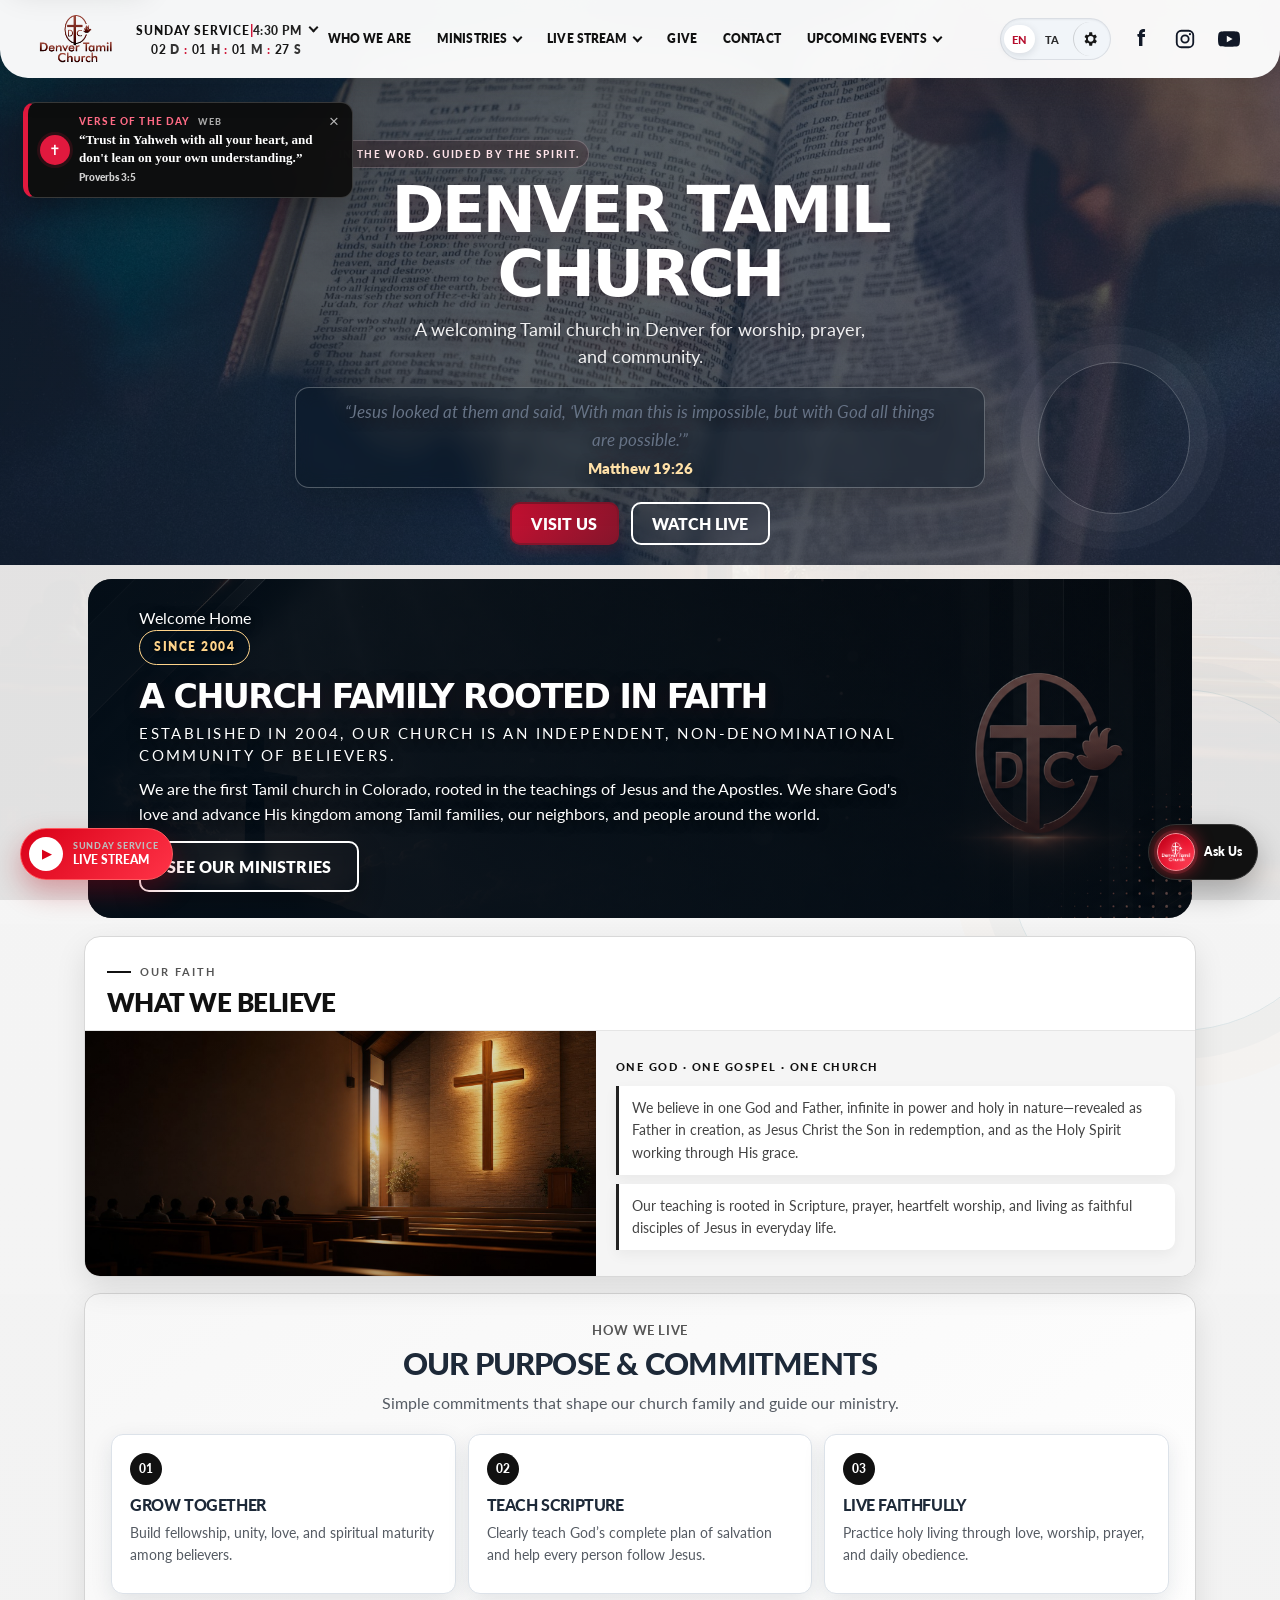
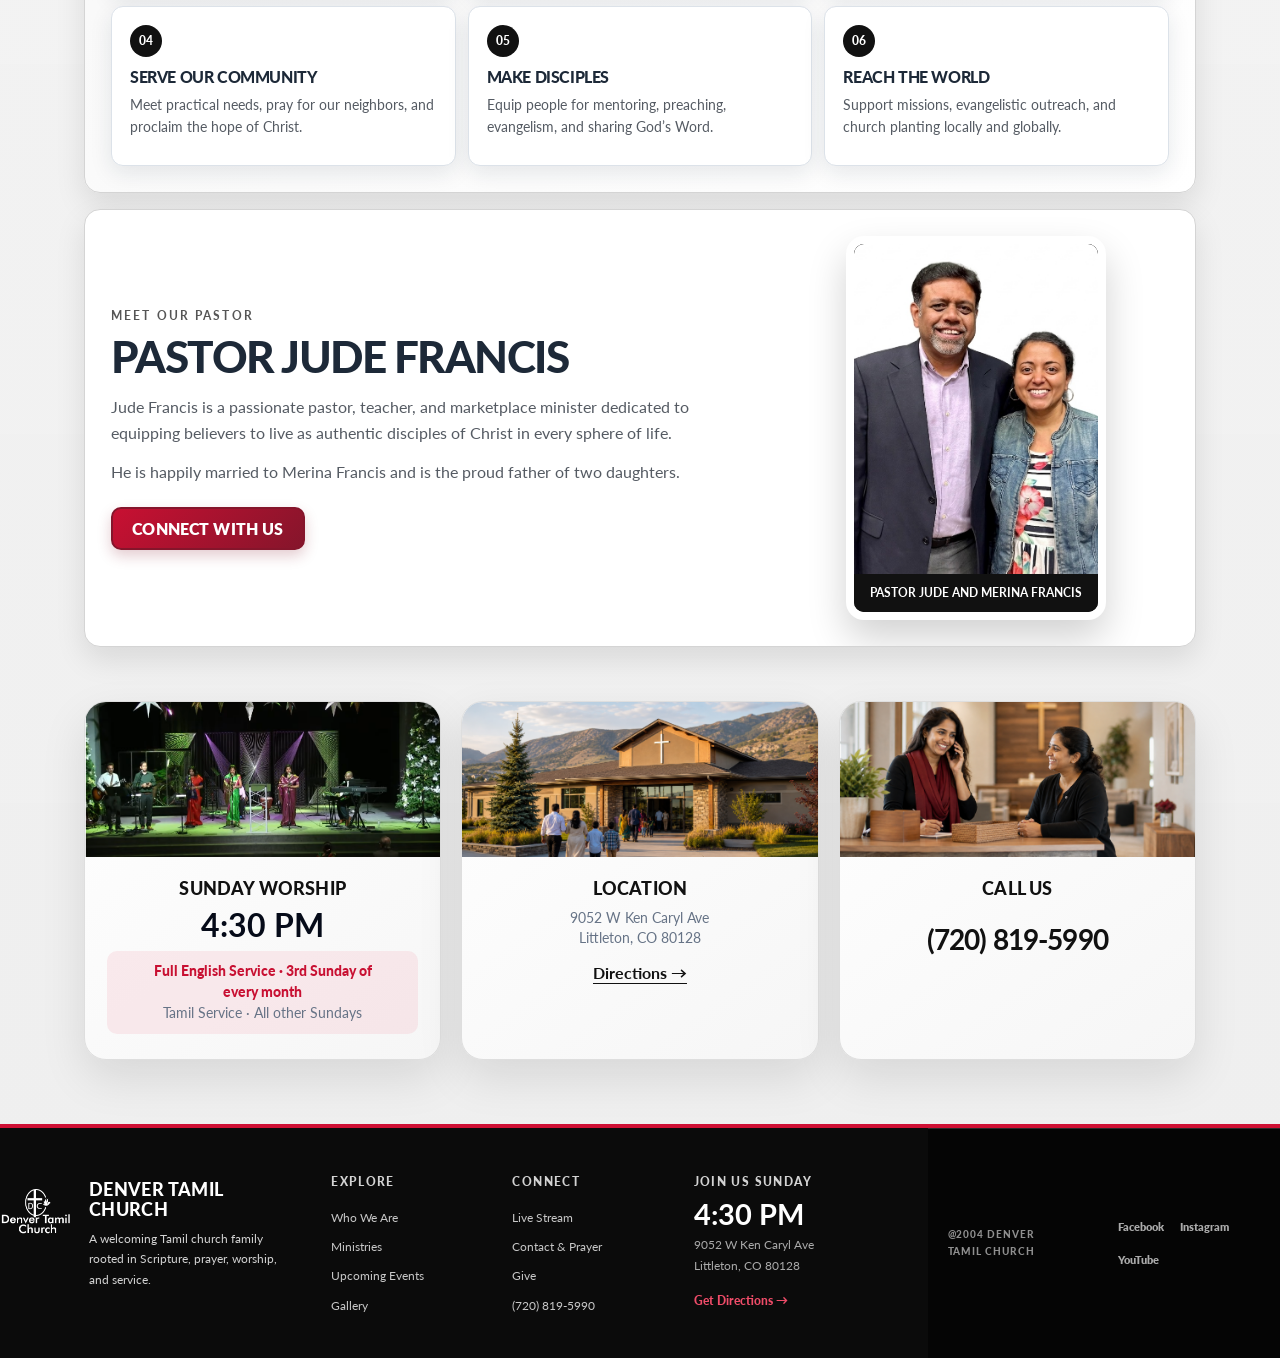
<file: index.html>
<!DOCTYPE html>
<html lang="en">
  <head>
    <script>document.documentElement.classList.add('js-preparing');setTimeout(()=>document.documentElement.classList.remove('js-preparing'),2500);</script><style>html.js-preparing body{visibility:hidden}</style>
    <meta charset="UTF-8" />
    <meta name="viewport" content="width=device-width, initial-scale=1.0" />
    <title>Denver Tamil Church</title>
    <meta
      name="description"
      content="Denver Tamil Church is a welcoming Tamil church in Denver for worship, prayer, and community."
    />
    <link rel="preconnect" href="https://fonts.googleapis.com" />
    <link rel="preconnect" href="https://fonts.gstatic.com" crossorigin />
    <link
      href="https://fonts.googleapis.com/css2?family=Lato:wght@400;700;800;900&display=swap"
      rel="stylesheet"
    />
    <link rel="icon" href="lOGO.png" type="image/png" />
    <link rel="stylesheet" href="styles.css?v=20260809-4" />
    <link rel="stylesheet" href="design-system.css?v=20260810-quick-info-media" />
    <link rel="stylesheet" href="app-theme.css?v=20260820-app-theme" />
    <noscript><style>body.home-preparing { opacity: 1; }</style></noscript>
  </head>
  <body class="home-preparing">
    <a class="skip-link" href="#main-content">Skip to content</a>
    <header class="hero">
      <div class="header-top">
        <div class="brand-wrapper">
          <a class="brand" href="index.html">
            <img class="logo" src="lOGO.png" alt="Denver Tamil Church logo" width="142" height="94" />
          </a>
        </div>
        <div class="lang-card">
            <button class="lang-btn active" type="button" data-lang="en">EN</button>
            <button class="lang-btn" type="button" data-lang="ta">TA</button>
            <a class="home-admin-link" href="admin/" aria-label="Open website administration" title="Website administration"><svg viewBox="0 0 24 24" aria-hidden="true"><path d="M19.14 12.94a7.8 7.8 0 0 0 .05-.94 7.8 7.8 0 0 0-.05-.94l2.03-1.58-1.92-3.32-2.39.96a7.3 7.3 0 0 0-1.63-.95L14.87 3h-3.84l-.36 3.17c-.58.24-1.12.56-1.63.95l-2.39-.96-1.92 3.32 2.03 1.58a7.8 7.8 0 0 0-.05.94c0 .32.02.63.05.94l-2.03 1.58 1.92 3.32 2.39-.96c.5.39 1.05.71 1.63.95l.36 3.17h3.84l.36-3.17a7.3 7.3 0 0 0 1.63-.95l2.39.96 1.92-3.32-2.03-1.58ZM12.95 15.5A3.5 3.5 0 1 1 12.95 8a3.5 3.5 0 0 1 0 7.5Z" fill="currentColor"/></svg></a>
        </div>
      </div>
      <nav class="navbar" aria-label="Main navigation">
        <div class="nav-links">
          <a class="nav-link nav-link--active" href="index.html"><span class="lang" data-lang="en">Who We Are</span><span class="lang" data-lang="ta">நாங்கள் யார்</span></a>
          <a class="nav-link" href="missions.html"><span class="lang" data-lang="en">Missions and Ministries</span><span class="lang" data-lang="ta">மிஷன்கள் மற்றும் அமைச்சுகள்</span></a>
          <a class="nav-link" href="live.html"><span class="lang" data-lang="en">Live Stream</span><span class="lang" data-lang="ta">நேரலை</span></a>
          <a class="nav-link" href="give.html"><span class="lang" data-lang="en">GIVE</span><span class="lang" data-lang="ta">தானம்</span></a>
          <a class="nav-link" href="contact.html"><span class="lang" data-lang="en">Contact</span><span class="lang" data-lang="ta">தொடர்பு</span></a>
        </div>
        <div class="nav-actions">
          <div class="social-links">
            <a class="social-link" href="https://www.facebook.com/denver.tamilchurch01/" target="_blank" rel="noopener noreferrer" aria-label="Facebook">
              <span aria-hidden="true">f</span>
            </a>
            <a class="social-link" href="https://www.instagram.com/denver.tamilchurch01/" target="_blank" rel="noopener noreferrer" aria-label="Instagram">
              <span aria-hidden="true">★</span>
            </a>
            <a class="social-link" href="https://www.youtube.com/@TamilChurchDenver" target="_blank" rel="noopener noreferrer" aria-label="YouTube">
              <span aria-hidden="true">▶</span>
            </a>
          </div>
        </div>
      </nav>
      <div class="hero-content" id="home">
        <p class="eyebrow">
          <span class="lang" data-lang="en">Rooted in the Word. Guided by the Spirit.</span>
          <span class="lang" data-lang="ta">வாக்கில் வேர்தொடுத்து, ஆவியால் வழிநடத்தப்படுகிறது.</span>
        </p>
        <h1><span class="lang" data-lang="en">Denver Tamil Church</span><span class="lang" data-lang="ta">டென்வர் தமிழ் சமயம்</span></h1>
        <p class="hero-text">
          <span class="lang" data-lang="en">A welcoming Tamil church in Denver for worship, prayer, and community.</span>
          <span class="lang" data-lang="ta">வழிபாடு, பிரார்த்தனை மற்றும் சமூகத்திற்கான டென்வர் தமிழ் சமயம்.</span>
        </p>
        <blockquote class="hero-verse">
          <p>
            <span class="lang" data-lang="en">“Jesus looked at them and said, ‘With man this is impossible, but with God all things are possible.’”</span>
            <span class="lang" data-lang="ta">“இயேசு, அவர்களைப் பார்த்து: மனுஷரால் இது கூடாததுதான்; தேவனாலே எல்லாம் கூடும் என்றார்.”</span>
          </p>
          <cite><span class="lang" data-lang="en">Matthew 19:26</span><span class="lang" data-lang="ta">மத்தேயு 19:26</span></cite>
        </blockquote>
        <div class="hero-actions">
          <a href="contact.html" class="btn btn-primary">
            <span class="lang" data-lang="en">Visit Us</span>
            <span class="lang" data-lang="ta">எங்களை விசிட் செய்யவும்</span>
          </a>
          <a href="live.html" class="btn btn-secondary">
            <span class="lang" data-lang="en">Watch Live</span>
            <span class="lang" data-lang="ta">நேரலை பார்க்க</span>
          </a>
        </div>
      </div>
    </header>
    <main id="main-content">
      <section class="page-featured home-featured" aria-labelledby="church-family-title">
        <div class="page-featured-content">
          <p class="home-welcome-title"><span class="lang" data-lang="en">Welcome Home</span><span class="lang" data-lang="ta">வீட்டிற்கு வரவேற்கிறோம்</span></p>
          <span class="home-featured-badge"><span class="lang" data-lang="en">Since 2004</span><span class="lang" data-lang="ta">2004 முதல்</span></span>
          <h2 id="church-family-title"><span class="lang" data-lang="en">A church family rooted in faith</span><span class="lang" data-lang="ta">விசுவாசத்தில் வேரூன்றிய சபைக் குடும்பம்</span></h2>
          <p class="page-featured-caption"><span class="lang" data-lang="en">Established in 2004, our church is an independent, non-denominational community of believers.</span><span class="lang" data-lang="ta">2004 இல் நிறுவப்பட்ட எங்கள் சபை, தன்னாட்சி கொண்ட பிரிவுசாரா விசுவாசிகளின் சமூகமாகும்.</span></p>
          <p><span class="lang" data-lang="en">We are the first Tamil church in Colorado, rooted in the teachings of Jesus and the Apostles. We share God's love and advance His kingdom among Tamil families, our neighbors, and people around the world.</span><span class="lang" data-lang="ta">கொலராடோவின் முதல் தமிழ் சபையாக, இயேசுவின் போதனைகளில் வேரூன்றி, தமிழ் குடும்பங்கள், நமது அயலார் மற்றும் உலக மக்களிடையே தேவனுடைய அன்பைப் பகிர்கிறோம்.</span></p>
          <a class="btn btn-secondary" href="ministry.html">
            <span class="lang" data-lang="en">See Our Ministries</span>
            <span class="lang" data-lang="ta">எங்கள் ஊழியங்களைப் பாருங்கள்</span>
          </a>
        </div>
      </section>
      <section class="section live" id="live">
        <div class="live-content">
          <div>
            <p class="eyebrow"><span class="lang" data-lang="en">Live Stream</span><span class="lang" data-lang="ta">நேரலை</span></p>
            <h2><span class="lang" data-lang="en">Watch our live YouTube stream and recent worship service.</span><span class="lang" data-lang="ta">எங்கள் நேரலை YouTube சேனலும் சமீபத்திய வழிபாட்டு சேவையும் பாருங்கள்.</span></h2>
            <a class="btn btn-primary" href="https://www.youtube.com/@TamilChurchDenver/streams" target="_blank" rel="noopener noreferrer">
              <span class="btn-icon" aria-hidden="true">▶</span>
              <span class="lang" data-lang="en">Go to Live Stream</span>
              <span class="lang" data-lang="ta">நேரலைக்குச் செல்லவும்</span>
            </a>
          </div>
          <div class="live-details video-card">
            <a class="video-link" href="https://www.youtube.com/watch?v=2ilvyL0i358" target="_blank" rel="noopener noreferrer">
              <span class="live-badge"><span class="lang" data-lang="en">Upcoming</span><span class="lang" data-lang="ta">வரவிருக்கும்</span></span>
              <img class="live-thumbnail" src="https://img.youtube.com/vi/2ilvyL0i358/maxresdefault.jpg" alt="Latest Denver Tamil Church live stream" width="1280" height="720" loading="lazy" />
            </a>
            <div class="video-card-content">
              <h3><span class="lang" data-lang="en">Upcoming Sunday Service</span><span class="lang" data-lang="ta">அடுத்த ஞாயிற்றுக் கூட்டம்</span></h3>
              <p><span class="lang" data-lang="en">Scheduled worship from Tamil Church Denver on August 2, 2026.</span><span class="lang" data-lang="ta">2026 ஆகஸ்ட் 2 அன்று தமிழ் சர்ச்சு டென்வரில் திட்டமிடப்பட்ட வழிபாடு.</span></p>
              <a class="link-btn" href="https://www.youtube.com/@TamilChurchDenver/streams" target="_blank" rel="noopener noreferrer">
                <span class="btn-icon" aria-hidden="true">▶</span>
                <span class="lang" data-lang="en">Open Stream Page</span>
                <span class="lang" data-lang="ta">நேரலை பக்கத்தை திறக்கவும்</span>
              </a>
            </div>
          </div>
        </div>
        <aside class="sermon-notes-preview" aria-label="Sermon Notes coming soon">
          <span class="sermon-notes-preview-icon" aria-hidden="true">✦</span>
          <div class="sermon-notes-preview-copy">
            <p class="sermon-notes-preview-status"><span class="sermon-notes-preview-dot" aria-hidden="true"></span><span class="lang" data-lang="en">Coming Soon</span><span class="lang" data-lang="ta">விரைவில் வருகிறது</span></p>
            <h3><span class="lang" data-lang="en">Sermon Notes</span><span class="lang" data-lang="ta">பிரசங்கக் குறிப்புகள்</span></h3>
            <p><span class="lang" data-lang="en">Weekly sermon notes are being prepared. This page is under construction.</span><span class="lang" data-lang="ta">வாராந்திர பிரசங்கக் குறிப்புகள் தயாராகி வருகின்றன. இந்தப் பக்கம் உருவாக்கத்தில் உள்ளது.</span></p>
          </div>
          <a class="sermon-notes-preview-link" href="sermon-notes.html?v=20260809"><span class="lang" data-lang="en">View Notes →</span><span class="lang" data-lang="ta">குறிப்புகளைப் பார்க்கவும் →</span></a>
        </aside>
      </section>
      <section class="quick-info" aria-label="Church quick information">
        <article class="quick-info-card">
          <span class="quick-info-icon" aria-hidden="true">◷</span>
          <h2><span class="lang" data-lang="en">Sunday Worship</span><span class="lang" data-lang="ta">ஞாயிறு ஆராதனை</span></h2>
          <strong>4:30 PM</strong>
          <p class="service-language-schedule"><span class="lang" data-lang="en"><b>Full English Service · 3rd Sunday of every month</b><br />Tamil Service · All other Sundays</span><span class="lang" data-lang="ta"><b>முழு ஆங்கில ஆராதனை · ஒவ்வொரு மாதமும் 3-வது ஞாயிறு</b><br />தமிழ் ஆராதனை · மற்ற எல்லா ஞாயிறுகளிலும்</span></p>
        </article>
        <article class="quick-info-card">
          <span class="quick-info-icon" aria-hidden="true">⌖</span>
          <h2><span class="lang" data-lang="en">Location</span><span class="lang" data-lang="ta">இடம்</span></h2>
          <p>9052 W Ken Caryl Ave<br />Littleton, CO 80128</p>
          <a href="https://www.google.com/maps/search/?api=1&amp;query=9052+W+Ken+Caryl+Ave%2C+Littleton%2C+CO+80128" target="_blank" rel="noopener noreferrer"><span class="lang" data-lang="en">Directions →</span><span class="lang" data-lang="ta">வழிகாட்டுதல் →</span></a>
        </article>
        <article class="quick-info-card">
          <span class="quick-info-icon" aria-hidden="true">☎</span>
          <h2><span class="lang" data-lang="en">Call Us</span><span class="lang" data-lang="ta">எங்களை அழையுங்கள்</span></h2>
          <a class="quick-info-phone" href="tel:+17208195990">(720) 819-5990</a>
        </article>
      </section>
      <section class="section features">
        <article class="feature-card" tabindex="0">
          <span class="card-icon" aria-hidden="true">🙏</span>
          <h3><span class="lang" data-lang="en">Sunday Service</span><span class="lang" data-lang="ta">ஞாயிற்றுக் கூட்டம்</span></h3>
          <p><span class="lang" data-lang="en">4:30 PM · Tamil worship and kids ministry.</span><span class="lang" data-lang="ta">மாலை 4:30 · தமிழ் வழிபாடு மற்றும் குழந்தைகள் சேவை.</span></p>
          <a class="card-action" href="#home-beliefs"><span class="lang" data-lang="en">Learn More</span><span class="lang" data-lang="ta">மேலும்</span></a>
        </article>
        <article class="feature-card" tabindex="0">
          <span class="card-icon" aria-hidden="true">▶</span>
          <h3><span class="lang" data-lang="en">Live Stream</span><span class="lang" data-lang="ta">நேரலை</span></h3>
          <p><span class="lang" data-lang="en">Watch worship, prayer, and teaching online.</span><span class="lang" data-lang="ta">வழிபாடு, பிரார்த்தனை மற்றும் போதனையை ஆன்லைனில் பாருங்கள்.</span></p>
          <a class="card-action" href="#live"><span class="lang" data-lang="en">Watch</span><span class="lang" data-lang="ta">பார்க்க</span></a>
        </article>
        <article class="feature-card" tabindex="0">
          <span class="card-icon" aria-hidden="true">🤝</span>
          <h3><span class="lang" data-lang="en">Outreach</span><span class="lang" data-lang="ta">விரிவுரை</span></h3>
          <p><span class="lang" data-lang="en">Serving Denver families with care and prayer.</span><span class="lang" data-lang="ta">பாராமரிப்பு மற்றும் பிரார்த்தனை மூலம் டென்வர் குடும்பங்களுக்கு சேவை செய்கிறோம்.</span></p>
          <a class="card-action" href="contact.html?subject=Mission#contact-form"><span class="lang" data-lang="en">Get Involved</span><span class="lang" data-lang="ta">சேர</span></a>
        </article>
      </section>
      <section class="section about" id="about">
        <div class="section-heading">
          <p class="eyebrow"><span class="lang" data-lang="en">Who We Are</span><span class="lang" data-lang="ta">நாங்கள் யார்</span></p>
          <h2><span class="lang" data-lang="en">A Tamil church in Denver for worship, prayer, and service.</span><span class="lang" data-lang="ta">வழிபாடு, பிரார்த்தனை மற்றும் சேவைக்காக டென்வரில் ஒரு தமிழ் சமயம்.</span></h2>
        </div>
        <div class="split-grid">
          <div>
            <p>
              <span class="lang" data-lang="en">We are a welcoming church where individuals and families grow in faith together.</span>
              <span class="lang" data-lang="ta">நாங்கள் தனிநபர்கள் மற்றும் குடும்பங்கள் ஒன்றாக நம்பிக்கையில் வளர கூடிய வரவேற்பு சமயம்.</span>
            </p>
            <p>
              <span class="lang" data-lang="en">Join us for real worship, clear teaching, and caring fellowship.</span>
              <span class="lang" data-lang="ta">உண்மையான வழிபாடு, தெளிவான போதிப்பு மற்றும் பராமரிக்கும் ஒன்றிணைப்பு ஆகியவற்றுக்கு எங்களைச் சேருங்கள்.</span>
            </p>
          </div>
          <div class="about-card">
            <h3><span class="lang" data-lang="en">Our Focus</span><span class="lang" data-lang="ta">எங்கள் கவனம்</span></h3>
            <ul>
              <li><span class="lang" data-lang="en">Worship with heart</span><span class="lang" data-lang="ta">இதயமுள்ள வழிபாடு</span></li>
              <li><span class="lang" data-lang="en">Prayer-led ministry</span><span class="lang" data-lang="ta">பிரார்த்தனை வழிநடத்தும் சேவை</span></li>
              <li><span class="lang" data-lang="en">Kids and youth growth</span><span class="lang" data-lang="ta">குழந்தைகள் மற்றும் இளைஞர் வளர்ச்சி</span></li>
              <li><span class="lang" data-lang="en">Serving neighbors in love</span><span class="lang" data-lang="ta">அண்மைக்குள்ளவர்களை நேசத்துடன் சேவை செய்தல்</span></li>
            </ul>
          </div>
        </div>
      </section>
      <section class="section services" id="services">
        <div class="section-heading">
          <p class="eyebrow"><span class="lang" data-lang="en">Service Times</span><span class="lang" data-lang="ta">சேவை நேரங்கள்</span></p>
          <h2><span class="lang" data-lang="en">Worship, prayer, and study for every age.</span><span class="lang" data-lang="ta">ஒவ்வொரு வயதிற்கும் வழிபாடு, பிரார்த்தனை மற்றும் படிப்பு.</span></h2>
        </div>
        <div class="service-grid">
          <article class="service-card" tabindex="0">
            <span class="card-icon" aria-hidden="true">⛪</span>
            <h3><span class="lang" data-lang="en">Sunday Worship</span><span class="lang" data-lang="ta">ஞாயிற்றுக்கிழமை வழிபாடு</span></h3>
            <p>4:30 PM</p>
            <span class="lang" data-lang="en">Tamil service with Kids Sunday School.</span>
            <span class="lang" data-lang="ta">குழந்தைகள் பாடத்துடன் தமிழ் சேவை.</span>
            <a class="card-action" href="#services"><span class="lang" data-lang="en">Details</span><span class="lang" data-lang="ta">விவரம்</span></a>
          </article>
          <article class="service-card" tabindex="0">
            <span class="card-icon" aria-hidden="true">🕊️</span>
            <h3><span class="lang" data-lang="en">Prayer & Study</span><span class="lang" data-lang="ta">பிரார்த்தனை மற்றும் படிப்பு</span></h3>
            <p>Fridays · 6:30 PM</p>
            <span class="lang" data-lang="en">Pray together and grow in God’s Word.</span>
            <span class="lang" data-lang="ta">கடவுளின் வார்த்தையில் ஒன்றாக பிரார்த்தனை செய்து வளருங்கள்.</span>
            <a class="card-action" href="contact.html"><span class="lang" data-lang="en">Join Us</span><span class="lang" data-lang="ta">இணையுங்கள்</span></a>
          </article>
          <article class="service-card" tabindex="0">
            <span class="card-icon" aria-hidden="true">👨‍👩‍👧‍👦</span>
            <h3><span class="lang" data-lang="en">Family & Youth</span><span class="lang" data-lang="ta">குடும்பம் & இளைஞர்</span></h3>
            <p><span class="lang" data-lang="en">Monthly groups</span><span class="lang" data-lang="ta">மாதாந்திர குழுக்கள்</span></p>
            <span class="lang" data-lang="en">Care, fellowship, and Biblical teaching.</span>
            <span class="lang" data-lang="ta">பராமரிப்பு, கூட்டு வாழ்வு மற்றும் பைபிள் போதனை.</span>
            <a class="card-action" href="contact.html?subject=General%20Ministry%20Request#contact-form"><span class="lang" data-lang="en">Get Involved</span><span class="lang" data-lang="ta">பங்கேற்க</span></a>
          </article>
        </div>
      </section>
      <div class="home-who-content">
        <section class="home-beliefs" id="home-beliefs">
          <div class="home-who-heading">
            <p class="eyebrow"><span class="lang" data-lang="en">Our Faith</span><span class="lang" data-lang="ta">எங்கள் விசுவாசம்</span></p>
            <h2><span class="lang" data-lang="en">What We Believe</span><span class="lang" data-lang="ta">நாங்கள் நம்புவது</span></h2>
          </div>
          <div class="home-beliefs-layout">
            <div class="home-beliefs-image" role="img" aria-label="Cross inside a church sanctuary"></div>
            <div class="home-beliefs-copy">
              <span class="home-who-kicker"><span class="lang" data-lang="en">One God · One Gospel · One Church</span><span class="lang" data-lang="ta">ஒரே தேவன் · ஒரே சுவிசேஷம் · ஒரே சபை</span></span>
              <p><span class="lang" data-lang="en">We believe in one God and Father, infinite in power and holy in nature—revealed as Father in creation, as Jesus Christ the Son in redemption, and as the Holy Spirit working through His grace.</span><span class="lang" data-lang="ta">வல்லமையில் எல்லையற்றவரும் இயல்பில் பரிசுத்தருமான ஒரே தேவனையும் பிதாவையும் நாங்கள் நம்புகிறோம்—படைப்பில் பிதாவாகவும், மீட்பில் குமாரனாகிய இயேசு கிறிஸ்துவாகவும், கிருபையில் பரிசுத்த ஆவியாகவும் அவர் வெளிப்படுகிறார்.</span></p>
              <p><span class="lang" data-lang="en">Our teaching is rooted in Scripture, prayer, heartfelt worship, and living as faithful disciples of Jesus in everyday life.</span><span class="lang" data-lang="ta">எங்கள் போதனை வேதாகமம், ஜெபம், இதயப்பூர்வமான ஆராதனை மற்றும் அன்றாட வாழ்வில் இயேசுவின் உண்மையான சீடர்களாக வாழ்வதில் வேரூன்றியுள்ளது.</span></p>
            </div>
          </div>
        </section>

        <section class="home-commitments">
          <div class="home-who-heading">
            <p class="eyebrow"><span class="lang" data-lang="en">How We Live</span><span class="lang" data-lang="ta">நாங்கள் வாழும் விதம்</span></p>
            <h2><span class="lang" data-lang="en">Our Purpose & Commitments</span><span class="lang" data-lang="ta">எங்கள் நோக்கம் மற்றும் அர்ப்பணிப்புகள்</span></h2>
            <p><span class="lang" data-lang="en">Simple commitments that shape our church family and guide our ministry.</span><span class="lang" data-lang="ta">எங்கள் சபைக் குடும்பத்தை வடிவமைத்து ஊழியத்தை வழிநடத்தும் எளிய அர்ப்பணிப்புகள்.</span></p>
          </div>
          <div class="home-commitment-grid">
            <article><span>01</span><h3><span class="lang" data-lang="en">Grow Together</span><span class="lang" data-lang="ta">ஒன்றாக வளர்வோம்</span></h3><p><span class="lang" data-lang="en">Build fellowship, unity, love, and spiritual maturity among believers.</span><span class="lang" data-lang="ta">விசுவாசிகளிடையே ஐக்கியம், ஒற்றுமை, அன்பு மற்றும் ஆவிக்குரிய முதிர்ச்சியை வளர்ப்போம்.</span></p></article>
            <article><span>02</span><h3><span class="lang" data-lang="en">Teach Scripture</span><span class="lang" data-lang="ta">வேதாகமத்தை போதிப்போம்</span></h3><p><span class="lang" data-lang="en">Clearly teach God’s complete plan of salvation and help every person follow Jesus.</span><span class="lang" data-lang="ta">தேவனுடைய முழுமையான இரட்சிப்பின் திட்டத்தை தெளிவாக போதித்து ஒவ்வொருவரும் இயேசுவைப் பின்பற்ற உதவுவோம்.</span></p></article>
            <article><span>03</span><h3><span class="lang" data-lang="en">Live Faithfully</span><span class="lang" data-lang="ta">உண்மையுடன் வாழ்வோம்</span></h3><p><span class="lang" data-lang="en">Practice holy living through love, worship, prayer, and daily obedience.</span><span class="lang" data-lang="ta">அன்பு, ஆராதனை, ஜெபம் மற்றும் அன்றாட கீழ்ப்படிதலின் மூலம் பரிசுத்தமாக வாழ்வோம்.</span></p></article>
            <article><span>04</span><h3><span class="lang" data-lang="en">Serve Our Community</span><span class="lang" data-lang="ta">சமூகத்திற்கு சேவை செய்வோம்</span></h3><p><span class="lang" data-lang="en">Meet practical needs, pray for our neighbors, and proclaim the hope of Christ.</span><span class="lang" data-lang="ta">நடைமுறை தேவைகளை சந்தித்து, அயலாருக்காக ஜெபித்து, கிறிஸ்துவின் நம்பிக்கையை அறிவிப்போம்.</span></p></article>
            <article><span>05</span><h3><span class="lang" data-lang="en">Make Disciples</span><span class="lang" data-lang="ta">சீடர்களை உருவாக்குவோம்</span></h3><p><span class="lang" data-lang="en">Equip people for mentoring, preaching, evangelism, and sharing God’s Word.</span><span class="lang" data-lang="ta">வழிகாட்டுதல், பிரசங்கம், சுவிசேஷம் மற்றும் தேவ வார்த்தையை பகிர்வதற்கு மக்களை ஆயத்தப்படுத்துவோம்.</span></p></article>
            <article><span>06</span><h3><span class="lang" data-lang="en">Reach the World</span><span class="lang" data-lang="ta">உலகை சென்றடைவோம்</span></h3><p><span class="lang" data-lang="en">Support missions, evangelistic outreach, and church planting locally and globally.</span><span class="lang" data-lang="ta">உள்ளூரிலும் உலகளாவிய அளவிலும் மிஷன், சுவிசேஷ சேவை மற்றும் சபை நிறுவுதலை ஆதரிப்போம்.</span></p></article>
          </div>
        </section>

        <section class="home-pastor">
          <div class="home-pastor-copy">
            <p class="eyebrow"><span class="lang" data-lang="en">Meet Our Pastor</span><span class="lang" data-lang="ta">எங்கள் போதகரை சந்தியுங்கள்</span></p>
            <h2><span class="lang" data-lang="en">Pastor Jude Francis</span><span class="lang" data-lang="ta">போதகர் ஜூட் பிரான்சிஸ்</span></h2>
            <p><span class="lang" data-lang="en">Jude Francis is a passionate pastor, teacher, and marketplace minister dedicated to equipping believers to live as authentic disciples of Christ in every sphere of life.</span><span class="lang" data-lang="ta">ஜூட் பிரான்சிஸ் ஒரு ஆர்வமுள்ள போதகர், ஆசிரியர் மற்றும் பணியிட ஊழியர். வாழ்க்கையின் ஒவ்வொரு துறையிலும் கிறிஸ்துவின் உண்மையான சீடர்களாக வாழ விசுவாசிகளை ஆயத்தப்படுத்துவதில் அர்ப்பணிப்புடன் உள்ளார்.</span></p>
            <p><span class="lang" data-lang="en">He is happily married to Merina Francis and is the proud father of two daughters.</span><span class="lang" data-lang="ta">அவர் மெரினா பிரான்சிஸை மணந்தவர்; இரண்டு மகள்களின் பெருமைமிகு தந்தை.</span></p>
            <a class="btn btn-primary" href="contact.html#contact-form"><span class="lang" data-lang="en">Connect With Us</span><span class="lang" data-lang="ta">எங்களுடன் இணையுங்கள்</span></a>
          </div>
          <figure class="home-pastor-photo">
              <div class="home-pastor-photo-rotator" data-pastor-photo-rotator><img src="assets/pastor/pastor-jude-and-merina.jpg" alt="Pastor Jude Francis and Merina Francis" width="800" height="800" loading="lazy" decoding="async" /></div>
            <figcaption><span class="lang" data-lang="en">Pastor Jude and Merina Francis</span><span class="lang" data-lang="ta">போதகர் ஜூட் மற்றும் மெரினா பிரான்சிஸ்</span></figcaption>
          </figure>
        </section>
      </div>
    </main>
    <footer class="footer" id="contact">
      <div>
        <h2>Denver Tamil Church</h2>
        <p><span class="lang" data-lang="en">9052 W Ken Caryl Ave • Littleton, CO 80128</span><span class="lang" data-lang="ta">9052 W Ken Caryl Ave • லிட்ட்ல்டன், CO 80128</span></p>
        <p>(720) 819-5990 • info@denvertamilchurch.com</p>
      </div>
      <div>
        <p><span class="lang" data-lang="en">Sunday Service • 4:30 PM</span><span class="lang" data-lang="ta">ஞாயிற்றுக்கிழமை சேவை • மாலை 4:30</span></p>
        <p><span class="lang" data-lang="en">Prayer & Bible Study • Fridays 6:30 PM</span><span class="lang" data-lang="ta">பிரார்த்தனை மற்றும் பைபிள் பயிற்சி • வெள்ளி மாலை 6:30</span></p>
        <p>@2004 DENVER TAMIL CHURCH</p>
      </div>
    </footer>
    <script src="js/script.js?v=20260820-e2e-fixes"></script>
  </body>
</html>
</file>
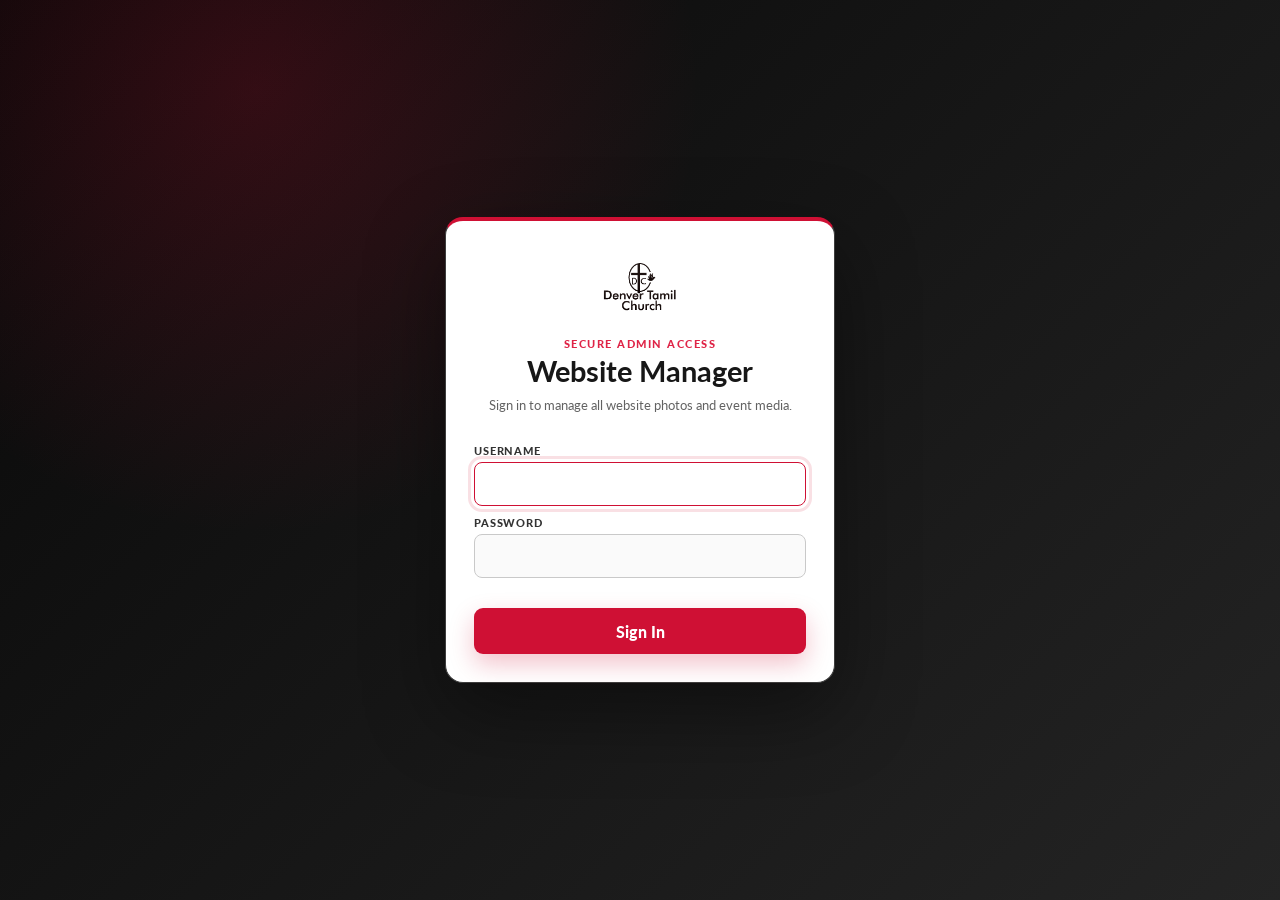
<file: admin/index.html>
<!DOCTYPE html>
<html lang="en">
  <head>
    <meta charset="UTF-8" />
    <meta name="viewport" content="width=device-width, initial-scale=1.0" />
    <meta name="robots" content="noindex, nofollow" />
    <title>Denver Tamil Church Website Manager</title>
    <link rel="icon" href="../lOGO.png" type="image/png" />
    <link rel="preconnect" href="https://fonts.googleapis.com" />
    <link rel="preconnect" href="https://fonts.gstatic.com" crossorigin />
    <link href="https://fonts.googleapis.com/css2?family=Lato:wght@400;700;800;900&display=swap" rel="stylesheet" />
    <link rel="stylesheet" href="admin.css" />
  </head>
  <body class="admin-locked">
    <section class="admin-login" data-admin-login aria-labelledby="admin-login-title">
      <form class="admin-login-card" data-admin-login-form>
        <img src="../lOGO.png" alt="Denver Tamil Church" width="142" height="94" />
        <p class="admin-eyebrow">SECURE ADMIN ACCESS</p>
        <h1 id="admin-login-title">Website Manager</h1>
        <p>Sign in to manage all website photos and event media.</p>
        <label for="admin-username">Username</label>
        <input id="admin-username" name="username" type="text" autocomplete="username" required autofocus />
        <label for="admin-password">Password</label>
        <input id="admin-password" name="password" type="password" autocomplete="current-password" required />
        <p class="admin-login-error" data-admin-login-error role="alert" aria-live="polite"></p>
        <button type="submit">Sign In</button>
      </form>
    </section>
    <a class="admin-skip" href="#admin-main">Skip to media manager</a>
    <header class="admin-header">
      <a href="../index.html" class="admin-brand" aria-label="Denver Tamil Church home"><img src="../lOGO.png" alt="Denver Tamil Church" width="142" height="94" /><span><strong>Denver Tamil Church</strong><small>Website Manager</small></span></a>
      <div class="admin-header-actions"><a class="admin-view-site" href="../index.html" target="_blank" rel="noopener noreferrer">View Website <span aria-hidden="true">↗</span></a><button class="admin-sign-out" type="button" data-admin-sign-out>Sign Out</button></div>
    </header>

    <main id="admin-main" class="admin-main">
      <section class="admin-welcome" aria-labelledby="admin-title">
        <div><p class="admin-eyebrow">MEDIA DASHBOARD</p><h1 id="admin-title">Website Media Manager</h1><p>Manage galleries, event posters, header backgrounds, and pastor photos.</p></div>
        <button class="admin-primary" type="button" data-select-project>Connect Project</button>
      </section>

      <div class="admin-status" role="status" aria-live="polite" data-admin-status><span aria-hidden="true"></span><strong>No project folder selected</strong><small>Use Microsoft Edge or Google Chrome on the church computer.</small></div>

      <section class="admin-upload-progress" data-upload-progress hidden aria-labelledby="upload-progress-title">
        <div class="admin-upload-progress-heading"><div><p class="admin-eyebrow">PUBLISHING MEDIA</p><h2 id="upload-progress-title" data-upload-progress-title>Preparing images…</h2></div><strong data-upload-overall-percent>0%</strong></div>
        <div class="admin-progress-row"><div><span>Current image</span><small data-upload-current-detail>Waiting to begin</small></div><div class="admin-progress-track" role="progressbar" aria-label="Current image upload progress" aria-valuemin="0" aria-valuemax="100" aria-valuenow="0" data-upload-current-progress><i data-upload-current-bar></i></div></div>
        <div class="admin-progress-row"><div><span>Overall progress</span><small data-upload-overall-detail>0 of 0 images</small></div><div class="admin-progress-track" role="progressbar" aria-label="Overall upload progress" aria-valuemin="0" aria-valuemax="100" aria-valuenow="0" data-upload-overall-progress><i data-upload-overall-bar></i></div></div>
        <p class="admin-upload-progress-meta" data-upload-progress-meta>Calculating time remaining…</p>
      </section>

      <div class="admin-tabs" role="tablist" aria-label="Media type">
        <button type="button" role="tab" aria-selected="true" aria-controls="gallery-manager" id="gallery-tab" data-admin-tab="gallery">Gallery Albums</button>
        <button type="button" role="tab" aria-selected="false" aria-controls="event-manager" id="event-tab" data-admin-tab="events">Upcoming Event Posters</button>
        <button type="button" role="tab" aria-selected="false" aria-controls="background-manager" id="background-tab" data-admin-tab="backgrounds">Header Backgrounds</button>
        <button type="button" role="tab" aria-selected="false" aria-controls="pastor-manager" id="pastor-tab" data-admin-tab="pastor">Pastor Photos</button>
        <button type="button" role="tab" aria-selected="false" aria-controls="mission-manager" id="mission-tab" data-admin-tab="missions">Mission Photos</button>
        <button type="button" role="tab" aria-selected="false" aria-controls="ministry-manager" id="ministry-tab" data-admin-tab="ministries">Ministry Photos</button>
        <button type="button" role="tab" aria-selected="false" aria-controls="quick-info-manager" id="quick-info-tab" data-admin-tab="quick-info">Worship &amp; Contact</button>
      </div>

      <section class="admin-panel" id="gallery-manager" role="tabpanel" aria-labelledby="gallery-tab" data-admin-panel="gallery">
        <aside class="admin-sidebar">
          <div class="admin-panel-heading"><div><p class="admin-eyebrow">ALBUMS · DRAG TO REORDER</p><h2>Church Gallery</h2></div><span data-album-total>0</span></div>
          <form class="admin-create-album" data-create-album><label for="new-album-name">New album name</label><div><input id="new-album-name" name="albumName" type="text" maxlength="60" placeholder="Example: Church Picnic 2026" required /><button type="submit">Create</button></div></form>
          <div class="admin-album-list" data-album-list><p class="admin-empty">Select the project folder to load albums.</p></div>
        </aside>
        <div class="admin-workspace">
          <div class="admin-workspace-heading"><div><p class="admin-eyebrow">SELECTED ALBUM</p><h2 data-selected-album>No album selected</h2><p data-selected-summary>Choose an album from the left.</p></div><label class="admin-upload is-disabled"><input type="file" accept="image/jpeg,image/png,image/webp" multiple data-gallery-upload disabled /><span>Add Photos</span></label></div>
          <div class="admin-photo-grid" data-gallery-grid><div class="admin-empty-state"><span aria-hidden="true">▧</span><h3>Your album photos will appear here.</h3><p>Add JPG, PNG, or WebP files. Use “Make cover” to choose the album thumbnail.</p></div></div>
        </div>
      </section>

      <section class="admin-panel" id="pastor-manager" role="tabpanel" aria-labelledby="pastor-tab" data-admin-panel="pastor" hidden>
        <div class="admin-workspace admin-workspace--wide">
          <div class="admin-workspace-heading"><div><p class="admin-eyebrow">MEET OUR PASTOR · <span data-pastor-total>1</span> PHOTOS</p><h2>Pastor Photo Manager</h2><p>Add, delete, or reorder photos. Every published photo transitions automatically on the homepage.</p></div><label class="admin-upload is-disabled"><input type="file" accept="image/jpeg,image/png,image/webp" multiple data-pastor-upload disabled /><span>Add Pastor Photos</span></label></div>
          <div class="admin-photo-grid admin-photo-grid--pastor" data-pastor-grid><div class="admin-empty-state"><span aria-hidden="true">◇</span><h3>Loading pastor photos…</h3></div></div>
        </div>
      </section>

      <section class="admin-panel" id="background-manager" role="tabpanel" aria-labelledby="background-tab" data-admin-panel="backgrounds" hidden>
        <div class="admin-workspace admin-workspace--wide">
          <div class="admin-workspace-heading"><div><p class="admin-eyebrow">HOMEPAGE HEADER · <span data-background-total>4</span> SLIDES</p><h2>Header Background Manager</h2><p>Add or delete photos, drag them into order, or select “Make first” to choose the opening header image.</p></div><label class="admin-upload is-disabled"><input type="file" accept="image/jpeg,image/png,image/webp" multiple data-background-upload disabled /><span>Add Header Photos</span></label></div>
          <div class="admin-photo-grid admin-photo-grid--backgrounds" data-background-preview><div class="admin-empty-state"><span aria-hidden="true">◇</span><h3>Loading header backgrounds…</h3></div></div>
        </div>
      </section>

      <section class="admin-panel" id="event-manager" role="tabpanel" aria-labelledby="event-tab" data-admin-panel="events" hidden>
        <div class="admin-workspace admin-workspace--wide">
          <div class="admin-workspace-heading"><div><p class="admin-eyebrow">UPCOMING EVENTS</p><h2>Event Poster Carousel</h2><p>Drag posters into the preferred order. The first poster is shown first to visitors.</p></div><label class="admin-upload is-disabled"><input type="file" accept="image/jpeg,image/png,image/webp" multiple data-event-upload disabled /><span>Add Event Posters</span></label></div>
          <div class="admin-photo-grid admin-photo-grid--events" data-event-grid><div class="admin-empty-state"><span aria-hidden="true">◇</span><h3>Loading event posters…</h3></div></div>
        </div>
      </section>

      <section class="admin-panel admin-panel--collections" id="mission-manager" role="tabpanel" aria-labelledby="mission-tab" data-admin-panel="missions" hidden>
        <aside class="admin-sidebar"><div class="admin-panel-heading"><div><p class="admin-eyebrow">MISSIONS PAGE</p><h2>Mission Areas</h2></div><span>3</span></div><div class="admin-album-list" data-collection-list="missions"></div></aside>
        <div class="admin-workspace"><div class="admin-workspace-heading"><div><p class="admin-eyebrow">SELECTED MISSION</p><h2 data-collection-title="missions">Local Mission</h2><p data-collection-summary="missions">Manage the rotating photos for this mission card.</p></div><label class="admin-upload is-disabled"><input type="file" accept="image/jpeg,image/png,image/webp" multiple data-selected-collection-upload="missions" disabled><span>Add Photos</span></label></div><div class="admin-photo-grid" data-selected-collection-grid="missions"></div></div>
      </section>

      <section class="admin-panel admin-panel--collections" id="ministry-manager" role="tabpanel" aria-labelledby="ministry-tab" data-admin-panel="ministries" hidden>
        <aside class="admin-sidebar"><div class="admin-panel-heading"><div><p class="admin-eyebrow">MINISTRIES PAGE</p><h2>Ministries</h2></div><span>4</span></div><div class="admin-album-list" data-collection-list="ministries"></div></aside>
        <div class="admin-workspace"><div class="admin-workspace-heading"><div><p class="admin-eyebrow">SELECTED MINISTRY</p><h2 data-collection-title="ministries">Kids Ministry</h2><p data-collection-summary="ministries">Manage the rotating photos for this ministry card and detail window.</p></div><label class="admin-upload is-disabled"><input type="file" accept="image/jpeg,image/png,image/webp" multiple data-selected-collection-upload="ministries" disabled><span>Add Photos</span></label></div><div class="admin-photo-grid" data-selected-collection-grid="ministries"></div></div>
      </section>

      <section class="admin-panel admin-panel--collections" id="quick-info-manager" role="tabpanel" aria-labelledby="quick-info-tab" data-admin-panel="quick-info" hidden>
        <aside class="admin-sidebar"><div class="admin-panel-heading"><div><p class="admin-eyebrow">HOMEPAGE CARDS</p><h2>Worship &amp; Contact</h2></div><span>3</span></div><div class="admin-album-list" data-quick-info-list></div></aside>
        <div class="admin-workspace"><div class="admin-workspace-heading"><div><p class="admin-eyebrow">SELECTED CARD</p><h2 data-quick-info-title>Sunday Worship</h2><p data-quick-info-summary>Manage the rotating photos shown on this homepage card.</p></div><label class="admin-upload is-disabled"><input type="file" accept="image/jpeg,image/png,image/webp" multiple data-quick-info-upload disabled><span>Add Photos</span></label></div><div class="admin-photo-grid" data-quick-info-grid></div></div>
      </section>

    </main>
    <dialog class="admin-confirm-dialog" data-confirm-dialog aria-labelledby="confirm-dialog-title" aria-describedby="confirm-dialog-message">
      <div class="admin-confirm-card"><div class="admin-confirm-icon" aria-hidden="true">!</div><p class="admin-eyebrow">CONFIRM DELETION</p><h2 id="confirm-dialog-title" data-confirm-title>Delete this item?</h2><p id="confirm-dialog-message" data-confirm-message>This action cannot be undone.</p><div class="admin-confirm-actions"><button type="button" data-confirm-cancel>Cancel</button><button class="admin-confirm-delete" type="button" data-confirm-delete>Delete</button></div></div>
    </dialog>
    <dialog class="admin-event-dialog" data-event-publish-dialog aria-labelledby="event-publish-title">
      <form class="admin-event-form" data-event-publish-form>
        <div class="admin-event-dialog-heading"><div><p class="admin-eyebrow">NEW UPCOMING EVENT</p><h2 id="event-publish-title">Add poster details</h2><p data-event-file-name></p></div><button type="button" data-event-publish-close aria-label="Cancel event upload">×</button></div>
        <div class="admin-event-form-grid">
          <label class="admin-event-field admin-event-field--wide"><span>1. Header</span><input name="title" type="text" maxlength="100" placeholder="Example: Church Picnic 2026" required /></label>
          <label class="admin-event-field"><span>2. When</span><input name="when" type="datetime-local" required /></label>
          <label class="admin-event-field"><span>3. Where</span><input name="location" type="text" maxlength="180" value="Denver Tamil Church, 9052 W Ken Caryl Ave, Littleton, CO 80128" placeholder="Venue and complete address" required /><small><a href="https://www.google.com/maps/search/?api=1&amp;query=9052+W+Ken+Caryl+Ave%2C+Littleton%2C+CO+80128" target="_blank" rel="noopener noreferrer">View church address in Google Maps ↗</a></small></label>
          <label class="admin-event-field admin-event-field--wide"><span>4. Details</span><textarea name="summary" rows="3" maxlength="500" placeholder="A concise description of the event" required></textarea></label>
          <label class="admin-event-field admin-event-field--wide"><span>5. What to Expect</span><textarea name="expectations" rows="5" placeholder="Enter one item per line" required></textarea><small>Each line becomes one item on the event details page.</small></label>
        </div>
        <div class="admin-event-dialog-actions"><button type="button" data-event-publish-cancel>Cancel</button><button class="admin-event-publish-button" type="submit">Upload &amp; Publish</button></div>
      </form>
    </dialog>
    <template id="admin-photo-template"><article class="admin-photo"><div class="admin-photo-preview"><img alt="" /><span class="admin-cover-badge">Cover</span></div><div class="admin-photo-info"><strong></strong><small></small></div><div class="admin-photo-actions"><button type="button" data-action="cover">Make cover</button><button type="button" data-action="up" aria-label="Move earlier">↑</button><button type="button" data-action="down" aria-label="Move later">↓</button><button class="admin-danger" type="button" data-action="delete">Delete</button></div></article></template>
    <script src="../js/admin.js?v=20260810-confirm-deletions"></script>
  </body>
</html>
</file>
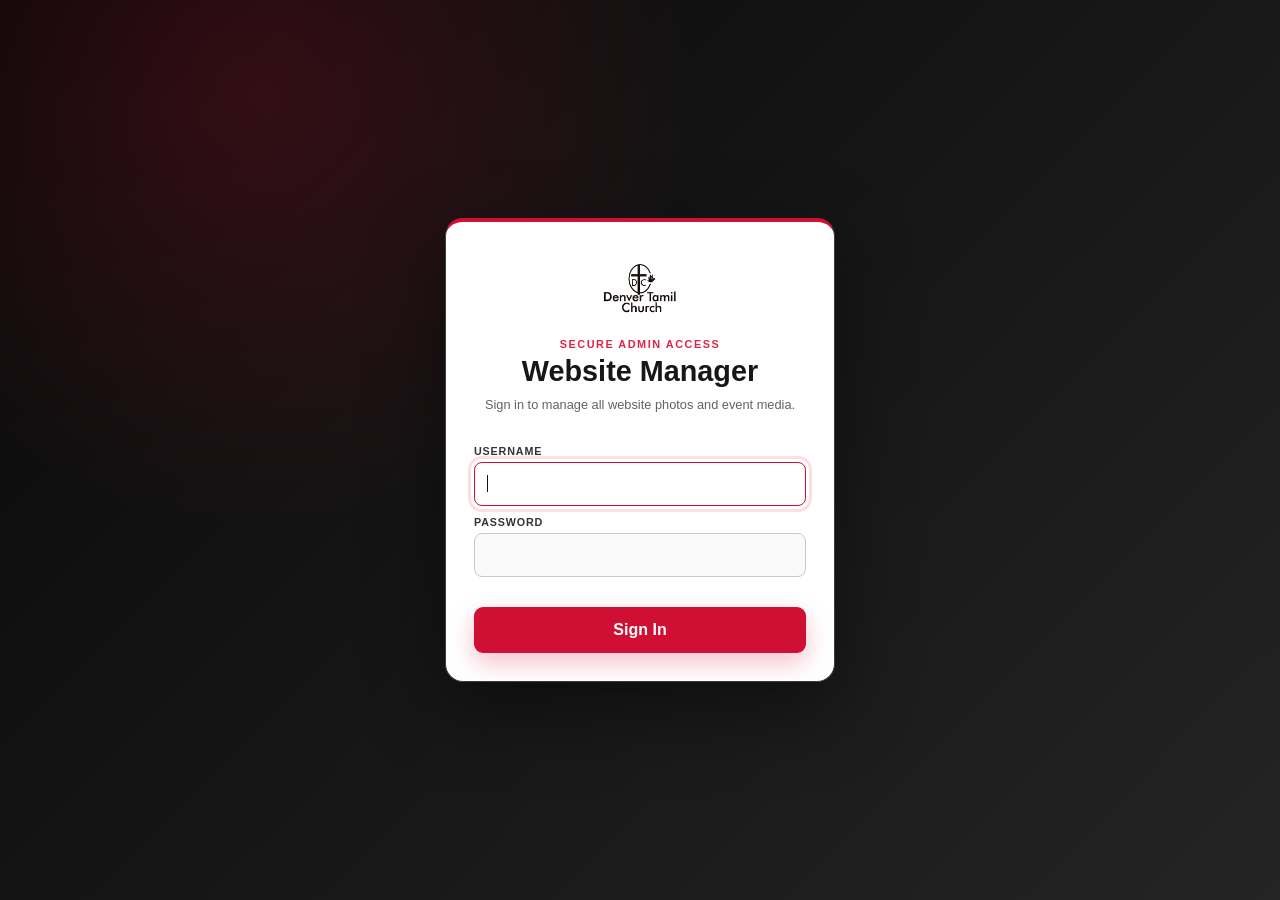
<file: admin.html>
<!DOCTYPE html>
<html lang="en">
  <head>
    <meta charset="UTF-8" />
    <meta name="viewport" content="width=device-width, initial-scale=1.0" />
    <meta name="robots" content="noindex, nofollow" />
    <meta http-equiv="refresh" content="0; url=admin/" />
    <link rel="canonical" href="admin/" />
    <title>Opening Media Manager…</title>
    <style>:root{color-scheme:light}body{margin:0;display:grid;min-height:100vh;place-items:center;background:#f3f3f3;color:#292929;font:700 16px Lato,Helvetica,Arial,sans-serif}p{padding:24px;border-top:4px solid #cf1034;border-radius:12px;background:#fff;box-shadow:0 12px 30px rgba(0,0,0,.1)}a{color:#a80d2b;text-underline-offset:3px}a:focus-visible{outline:3px solid #1769e0;outline-offset:3px}</style>
  </head>
  <body>
    <p>Opening the <a href="admin/">Denver Tamil Church Media Manager</a>…</p>
  </body>
</html>
</file>
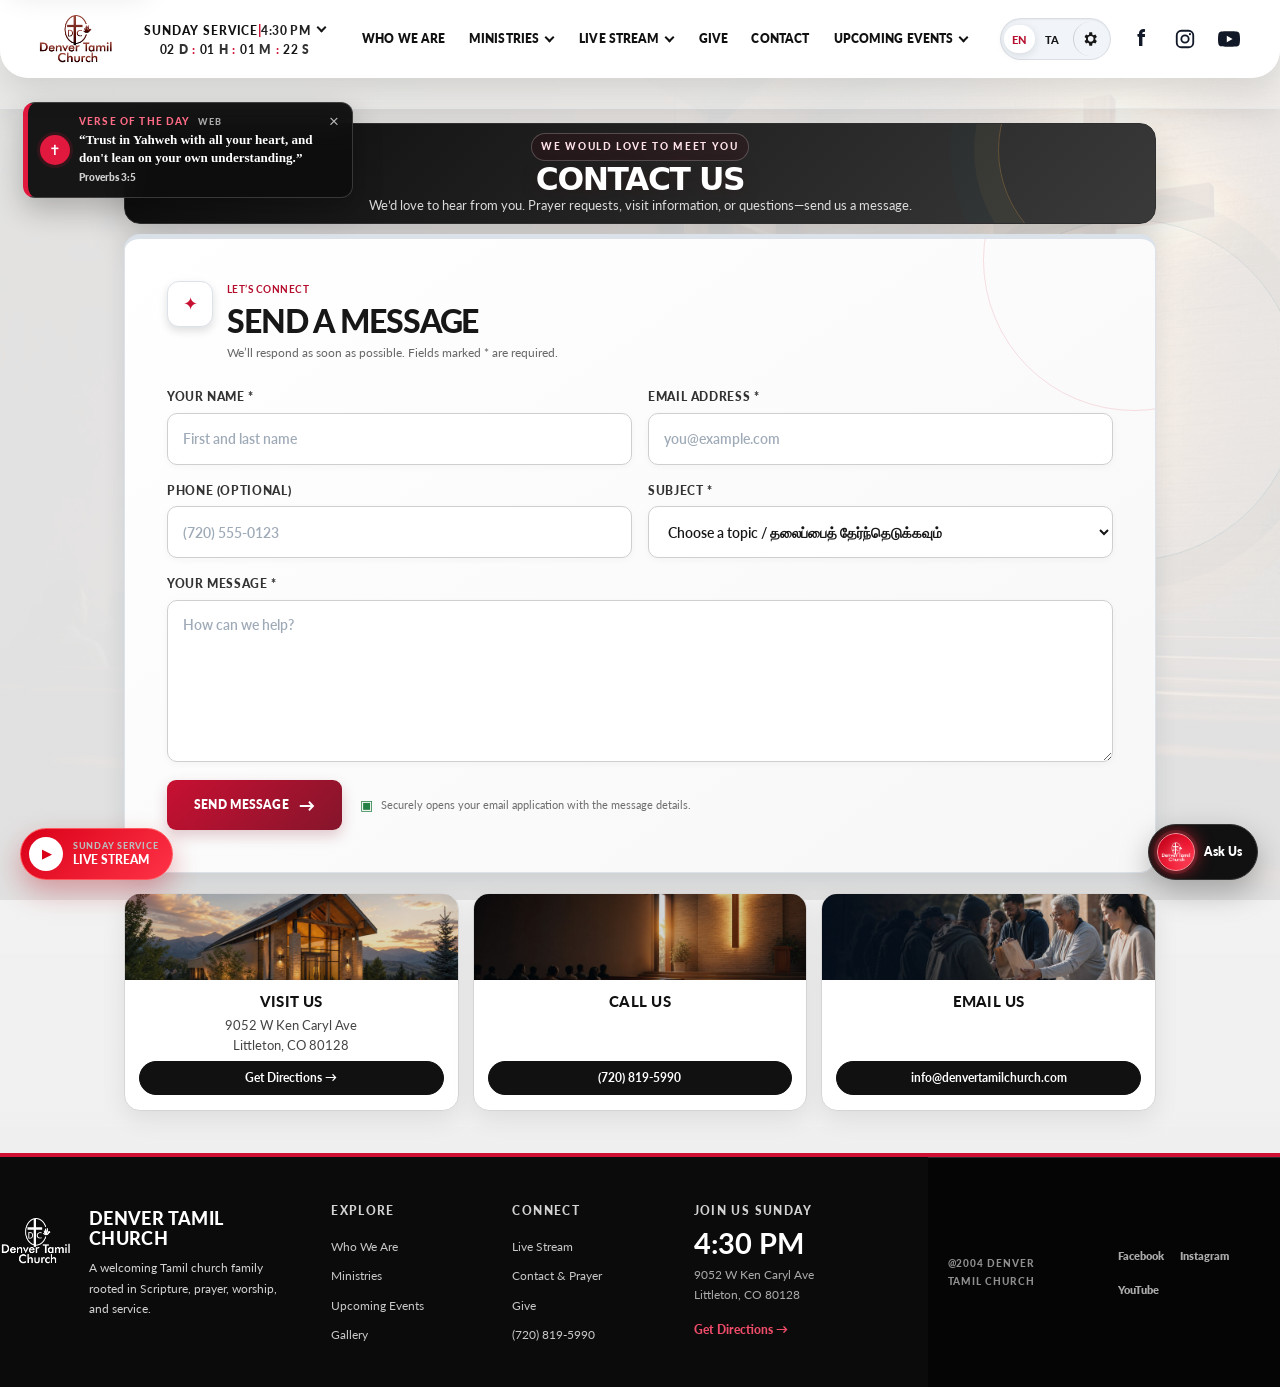
<file: contact.html>
<!DOCTYPE html>
<html lang="en">
  <head>
    <script>document.documentElement.classList.add('js-preparing');setTimeout(()=>document.documentElement.classList.remove('js-preparing'),2500);</script><style>html.js-preparing body{visibility:hidden}</style>
    <meta charset="UTF-8" />
    <meta name="viewport" content="width=device-width, initial-scale=1.0" />
    <title>Contact | Denver Tamil Church</title>
    <meta name="description" content="Contact Denver Tamil Church for prayer requests, visit details, or questions." />
    <link rel="preconnect" href="https://fonts.googleapis.com" />
    <link rel="preconnect" href="https://fonts.gstatic.com" crossorigin />
    <link href="https://fonts.googleapis.com/css2?family=Lato:wght@400;700;800;900&display=swap" rel="stylesheet" />
    <link rel="icon" href="lOGO.png" type="image/png" />
    <link rel="stylesheet" href="styles.css" />
    <link rel="stylesheet" href="design-system.css?v=20260809-refresh-stable" />
    <link rel="stylesheet" href="app-theme.css?v=20260820-app-theme" />
  </head>
  <body>
    <a class="skip-link" href="#main-content">Skip to content</a>
    <header class="page-header contact-header">
      <nav class="page-nav" aria-label="Main navigation">
        <a class="brand" href="index.html"><img class="logo" src="lOGO.png" alt="Denver Tamil Church logo" width="142" height="94" /></a>
        <div class="nav-links"></div>
        <div class="lang-switch">
          <button class="lang-btn active" type="button" data-lang="en">EN</button>
          <button class="lang-btn" type="button" data-lang="ta">TA</button>
        </div>
      </nav>
    </header>

    <main class="contact-page" id="main-content">
      <section class="contact-hero-panel">
        <p class="eyebrow"><span class="lang" data-lang="en">We would love to meet you</span><span class="lang" data-lang="ta">உங்களைச் சந்திக்க விரும்புகிறோம்</span></p>
        <h1><span class="lang" data-lang="en">Contact Us</span><span class="lang" data-lang="ta">எங்களைத் தொடர்பு கொள்ளுங்கள்</span></h1>
        <p><span class="lang" data-lang="en">We’d love to hear from you. Prayer requests, visit information, or questions—send us a message.</span><span class="lang" data-lang="ta">உங்களிடமிருந்து கேட்க நாங்கள் விரும்புகிறோம். ஜெபக் கோரிக்கைகள், வருகை தகவல் அல்லது கேள்விகளுக்கு எங்களுக்கு செய்தி அனுப்புங்கள்.</span></p>
      </section>

      <section class="contact-layout">
        <form class="contact-form" id="contact-form" action="mailto:info@denvertamilchurch.com" method="post" enctype="text/plain">
          <div class="contact-form-heading"><span class="contact-form-heading-icon" aria-hidden="true">✦</span><div><p class="eyebrow">LET’S CONNECT</p><h2><span class="lang" data-lang="en">Send a Message</span><span class="lang" data-lang="ta">ஒரு செய்தி அனுப்புங்கள்</span></h2><p class="contact-form-note"><span class="lang" data-lang="en">We’ll respond as soon as possible. Fields marked * are required.</span><span class="lang" data-lang="ta">கூடிய விரைவில் பதிலளிப்போம். * குறிக்கப்பட்ட புலங்கள் அவசியம்.</span></p></div></div>
          <div class="contact-form-fields">
          <label><span class="lang" data-lang="en">Your Name *</span><span class="lang" data-lang="ta">உங்கள் பெயர் *</span><input type="text" name="name" autocomplete="name" placeholder="First and last name" required /></label>
          <label><span class="lang" data-lang="en">Email Address *</span><span class="lang" data-lang="ta">மின்னஞ்சல் முகவரி *</span><input type="email" name="email" autocomplete="email" inputmode="email" placeholder="you@example.com" required /></label>
          <label><span class="lang" data-lang="en">Phone (optional)</span><span class="lang" data-lang="ta">தொலைபேசி (விருப்பமானது)</span><input type="tel" name="phone" autocomplete="tel" inputmode="tel" placeholder="(720) 555-0123" /></label>
          <label><span class="lang" data-lang="en">Subject *</span><span class="lang" data-lang="ta">பொருள் *</span>
            <select name="subject" id="contact-subject" required>
              <option value="">Choose a topic / தலைப்பைத் தேர்ந்தெடுக்கவும்</option>
              <option value="Prayer Request">Prayer Request / ஜெபக் கோரிக்கை</option>
              <option value="Plan a Visit">Plan a Visit / வருகையைத் திட்டமிடுங்கள்</option>
              <optgroup label="Ministry Requests / ஊழிய கோரிக்கைகள்">
                <option value="Kids Ministry">Kids Ministry / குழந்தைகள் ஊழியம்</option>
                <option value="Teen & Young Adult Ministry">Teen &amp; Young Adult Ministry / இளைஞர் ஊழியம்</option>
                <option value="Men's Ministry">Men’s Ministry / ஆண்கள் ஊழியம்</option>
                <option value="Women's Ministry">Women’s Ministry / பெண்கள் ஊழியம்</option>
                <option value="Mission">Mission &amp; Outreach / மிஷன்</option>
                <option value="General Ministry Request">General Ministry Request / பொது ஊழிய கோரிக்கை</option>
              </optgroup>
              <option value="General Question">General Question / பொதுக் கேள்வி</option>
            </select>
          </label>
          </div>
          <label class="contact-form-message"><span class="lang" data-lang="en">Your Message *</span><span class="lang" data-lang="ta">உங்கள் செய்தி *</span><textarea name="message" rows="6" placeholder="How can we help?" required></textarea></label>
          <div class="contact-form-actions"><button class="btn btn-primary" type="submit"><span class="lang" data-lang="en">Send Message</span><span class="lang" data-lang="ta">செய்தி அனுப்புங்கள்</span><span class="contact-submit-arrow" aria-hidden="true">→</span></button><p class="contact-mail-note"><span aria-hidden="true">▣</span><span class="lang" data-lang="en">Securely opens your email application with the message details.</span><span class="lang" data-lang="ta">உங்கள் மின்னஞ்சல் பயன்பாட்டில் செய்தி விவரங்களைப் பாதுகாப்பாகத் திறக்கும்.</span></p></div>
        </form>

        <aside class="contact-details">
          <div class="contact-detail-block"><span aria-hidden="true">⌖</span><h2><span class="lang" data-lang="en">Visit Us</span><span class="lang" data-lang="ta">எங்களைப் பார்வையிடுங்கள்</span></h2><p>9052 W Ken Caryl Ave<br />Littleton, CO 80128</p><a href="https://www.google.com/maps/search/?api=1&amp;query=9052+W+Ken+Caryl+Ave%2C+Littleton%2C+CO+80128" target="_blank" rel="noopener noreferrer"><span class="lang" data-lang="en">Get Directions →</span><span class="lang" data-lang="ta">வழிகாட்டுதல் →</span></a></div>
          <div class="contact-detail-block"><span aria-hidden="true">☎</span><h2><span class="lang" data-lang="en">Call Us</span><span class="lang" data-lang="ta">எங்களை அழையுங்கள்</span></h2><a class="contact-detail-value" href="tel:+17208195990">(720) 819-5990</a></div>
          <div class="contact-detail-block"><span aria-hidden="true">✉</span><h2><span class="lang" data-lang="en">Email Us</span><span class="lang" data-lang="ta">எங்களுக்கு மின்னஞ்சல் அனுப்புங்கள்</span></h2><a class="contact-detail-value" href="mailto:info@denvertamilchurch.com">info@denvertamilchurch.com</a></div>
        </aside>
      </section>

      <button class="church-chat-launcher" type="button" aria-controls="church-chat-panel" aria-expanded="false">
        <span class="church-chat-launcher-icon" aria-hidden="true"><img src="assets/lOGO.png" alt="" width="142" height="94" /></span>
        <span>Ask Us</span>
      </button>
      <div class="church-chat-backdrop" aria-hidden="true"></div>
      <section class="church-chat" id="church-chat-panel" aria-labelledby="church-chat-title" aria-hidden="true">
        <button class="church-chat-close" type="button" aria-label="Close website assistant">×</button>
        <div class="church-chat-intro">
          <p class="eyebrow">Website Assistant</p>
          <h2 id="church-chat-title">How can we help?</h2>
          <p>Ask about service times, our beliefs, ministries, events, livestreams, giving, visiting, or contacting the church.</p>
          <div class="church-chat-suggestions" aria-label="Suggested questions">
            <button type="button" data-chat-question="What time is Sunday service?">Service times</button>
            <button type="button" data-chat-question="What do you believe?">Our beliefs</button>
            <button type="button" data-chat-question="What ministries do you have?">Ministries</button>
            <button type="button" data-chat-question="What events are coming up?">Upcoming events</button>
            <button type="button" data-chat-question="Where is the church?">Plan a visit</button>
            <button type="button" data-chat-question="How can I watch online?">Watch online</button>
            <button type="button" data-chat-question="How can I give?">Giving options</button>
            <button type="button" data-chat-connect>Connect with us</button>
          </div>
        </div>
        <div class="church-chat-window">
          <div class="church-chat-header">
            <span class="church-chat-avatar" aria-hidden="true"><img src="assets/lOGO.png" alt="" width="142" height="94" /></span>
            <div><strong>Denver Tamil Church Assistant</strong><span><i aria-hidden="true"></i> Site knowledge ready</span></div>
          </div>
          <div class="church-chat-messages" role="log" aria-live="polite" aria-relevant="additions">
            <div class="church-chat-message is-bot">Welcome! Ask me a question about Denver Tamil Church or anything published on this website.</div>
          </div>
          <form class="church-chat-form">
            <label class="sr-only" for="church-chat-input">Ask the church website assistant</label>
            <input id="church-chat-input" type="text" placeholder="Type your question…" autocomplete="off" maxlength="240" required />
            <button type="submit" aria-label="Send question">Send</button>
          </form>
          <p class="church-chat-disclaimer">Runs locally using this website’s content—no AI API or tokens. For personal or urgent requests, please contact the church directly.</p>
        </div>
      </section>
    </main>

    <footer class="footer page-footer"><div><p>@2004 DENVER TAMIL CHURCH · 9052 W Ken Caryl Ave · Littleton, CO 80128</p></div></footer>
    <script src="js/script.js?v=20260809-refresh-stable"></script>
  </body>
</html>
</file>
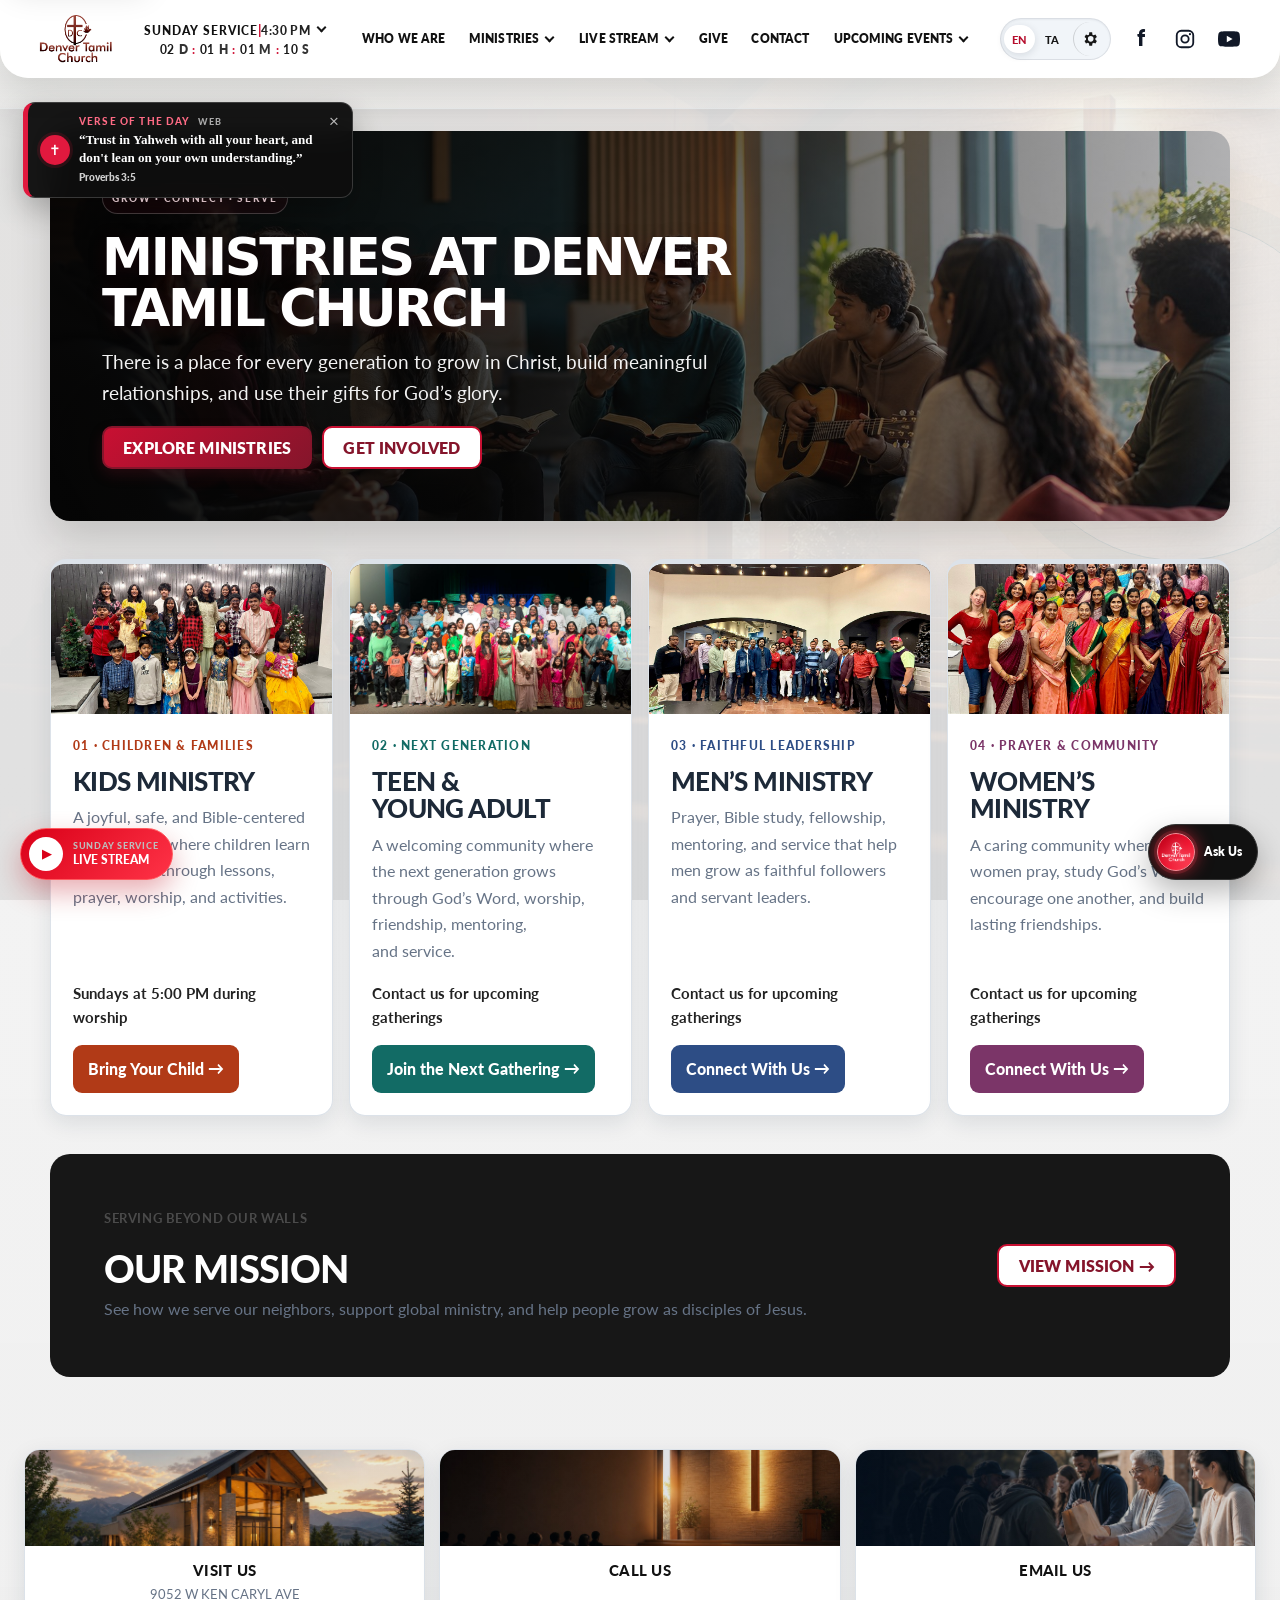
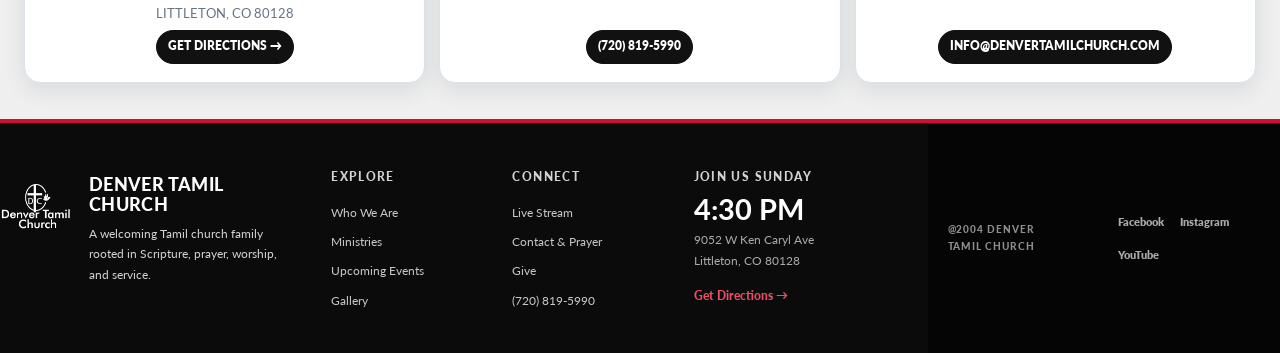
<file: ministry.html>
<!DOCTYPE html>
<html lang="en">
  <head>
    <script>document.documentElement.classList.add('js-preparing');setTimeout(()=>document.documentElement.classList.remove('js-preparing'),2500);</script><style>html.js-preparing body{visibility:hidden}</style>
    <meta charset="UTF-8" />
    <meta name="viewport" content="width=device-width, initial-scale=1.0" />
    <title>Ministry | Denver Tamil Church</title>
    <meta name="description" content="Explore Kids, Teen and Young Adult, Men’s, and Women’s ministry at Denver Tamil Church." />
    <link rel="preconnect" href="https://fonts.googleapis.com" />
    <link rel="preconnect" href="https://fonts.gstatic.com" crossorigin />
    <link href="https://fonts.googleapis.com/css2?family=Lato:wght@400;700;800;900&display=swap" rel="stylesheet" />
    <link rel="icon" href="lOGO.png" type="image/png" />
    <link rel="stylesheet" href="styles.css" />
    <link rel="stylesheet" href="design-system.css?v=20260810-mission-ministry-media" />
    <link rel="stylesheet" href="app-theme.css?v=20260820-app-theme" />
  </head>
  <body>
    <a class="skip-link" href="#main-content">Skip to content</a>
    <header class="page-header ministry-header">
      <nav class="page-nav" aria-label="Main navigation">
        <a class="brand" href="index.html"><img class="logo" src="lOGO.png" alt="Denver Tamil Church logo" width="142" height="94" /></a>
        <div class="nav-links"></div>
        <div class="lang-switch"><button class="lang-btn active" type="button" data-lang="en">EN</button><button class="lang-btn" type="button" data-lang="ta">TA</button></div>
      </nav>
    </header>

    <main class="ministry-page" id="main-content">
      <section class="ministry-hero-panel">
        <div>
          <p class="eyebrow">GROW · CONNECT · SERVE</p>
          <h1>Ministries at Denver Tamil Church</h1>
          <p>There is a place for every generation to grow in Christ, build meaningful relationships, and use their gifts for God’s glory.</p>
          <div class="ministry-hero-actions"><a class="btn btn-primary" href="#ministries">Explore Ministries</a><a class="btn btn-light" href="contact.html?subject=General%20Ministry%20Request#contact-form">Get Involved</a></div>
        </div>
      </section>

      <section class="ministry-card-grid" id="ministries" aria-label="Church ministries">
        <article class="ministry-card ministry-card--kids"><div class="ministry-card-media" role="img" aria-label="Warm church sanctuary prepared for family worship"></div><div class="ministry-card-content"><span>01 · CHILDREN &amp; FAMILIES</span><h2>Kids Ministry</h2><p>A joyful, safe, and Bible-centered environment where children learn about Jesus through lessons, prayer, worship, and activities.</p><strong>Sundays at 5:00 PM during worship</strong><a class="ministry-card-action" href="contact.html?subject=Kids%20Ministry#contact-form">Bring Your Child →</a></div></article>
        <article class="ministry-card ministry-card--youth"><div class="ministry-card-media" role="img" aria-label="Church community sharing faith and fellowship"></div><div class="ministry-card-content"><span>02 · NEXT GENERATION</span><h2>Teen &amp; Young Adult</h2><p>A welcoming community where the next generation grows through God’s Word, worship, friendship, mentoring, and service.</p><strong>Contact us for upcoming gatherings</strong><a class="ministry-card-action" href="contact.html?subject=Teen%20%26%20Young%20Adult%20Ministry#contact-form">Join the Next Gathering →</a></div></article>
        <article class="ministry-card ministry-card--men"><div class="ministry-card-media" role="img" aria-label="Illuminated cross inside the church sanctuary"></div><div class="ministry-card-content"><span>03 · FAITHFUL LEADERSHIP</span><h2>Men’s Ministry</h2><p>Prayer, Bible study, fellowship, mentoring, and service that help men grow as faithful followers and servant leaders.</p><strong>Contact us for upcoming gatherings</strong><a class="ministry-card-action" href="contact.html?subject=Men%27s%20Ministry#contact-form">Connect With Us →</a></div></article>
        <article class="ministry-card ministry-card--women"><div class="ministry-card-media" role="img" aria-label="Church members serving their community together"></div><div class="ministry-card-content"><span>04 · PRAYER &amp; COMMUNITY</span><h2>Women’s Ministry</h2><p>A caring community where women pray, study God’s Word, encourage one another, and build lasting friendships.</p><strong>Contact us for upcoming gatherings</strong><a class="ministry-card-action" href="contact.html?subject=Women%27s%20Ministry#contact-form">Connect With Us →</a></div></article>
      </section>

      <dialog class="ministry-dialog" id="kids-ministry-dialog" aria-labelledby="kids-ministry-dialog-title">
        <button class="ministry-dialog-close" type="button" data-ministry-dialog-close aria-label="Close Kids Ministry details">×</button>
        <div class="ministry-dialog-visual ministry-dialog-visual--kids"><span>Children &amp; Families</span></div>
        <div class="ministry-dialog-content"><p class="eyebrow">KIDS MINISTRY</p><h2 id="kids-ministry-dialog-title">Helping Children Grow in Faith</h2><p><strong>Audience:</strong> Children attending Denver Tamil Church and visiting families.</p><p><strong>Schedule:</strong> Every Sunday at <strong>5:00 PM</strong>, during the worship service.</p><p>Denver Tamil Church Kids Ministry provides a joyful, safe, and Bible-centered environment where children can learn about Jesus and grow in faith. Children participate in age-appropriate Bible lessons, prayer, worship, activities, and fellowship while the main worship service is in progress.</p><h3>Programs &amp; Activities</h3><ul><li>Kids Ministry every Sunday at 5:00 PM during the worship service.</li><li>Vacation Bible School (VBS) held every year.</li><li>Approximately six children’s presentations each year during church services.</li><li>Presentations may include Bible stories, Scripture recitation, songs, skits, and creative activities.</li><li>Opportunities to develop confidence, friendships, biblical knowledge, and a heart for worship and service.</li></ul><a class="btn btn-primary" href="contact.html?subject=Kids%20Ministry#contact-form">Bring Your Child This Sunday</a></div>
      </dialog>

      <dialog class="ministry-dialog" id="teen-ministry-dialog" aria-labelledby="teen-ministry-dialog-title">
        <button class="ministry-dialog-close" type="button" data-ministry-dialog-close aria-label="Close Teen and Young Adult Ministry details">×</button>
        <div class="ministry-dialog-visual ministry-dialog-visual--youth"><span>Next Generation</span></div>
        <div class="ministry-dialog-content"><p class="eyebrow">TEEN &amp; YOUNG ADULT</p><h2 id="teen-ministry-dialog-title">Faith, Friendship &amp; Leadership</h2><p><strong>Audience:</strong> Teenagers and young adults.</p><p><strong>Schedule:</strong> Contact us for upcoming gatherings and events.</p><p>The Teen &amp; Young Adult Ministry helps the next generation build a personal relationship with Jesus, grow through God’s Word, and form strong Christian friendships. It provides a welcoming place where teens and young adults can ask questions, discover their gifts, worship together, and become confident Christian leaders.</p><h3>Programs &amp; Activities</h3><ul><li>Bible-based teaching and group discussions.</li><li>Worship, prayer, and fellowship gatherings.</li><li>Opportunities to participate in and lead church worship services.</li><li>Leadership development, mentoring, and discipleship.</li><li>Community service, outreach, and church volunteer opportunities.</li><li>Social activities that encourage healthy Christian friendships.</li></ul><a class="btn btn-primary" href="contact.html?subject=Teen%20%26%20Young%20Adult%20Ministry#contact-form">Join the Next Gathering</a></div>
      </dialog>

      <dialog class="ministry-dialog" id="mens-ministry-dialog" aria-labelledby="mens-ministry-dialog-title">
        <button class="ministry-dialog-close" type="button" data-ministry-dialog-close aria-label="Close Men’s Ministry details">×</button>
        <div class="ministry-dialog-visual ministry-dialog-visual--men"><span>Faithful Leadership</span></div>
        <div class="ministry-dialog-content"><p class="eyebrow">MEN’S MINISTRY</p><h2 id="mens-ministry-dialog-title">Growing as Servant Leaders</h2><p><strong>Audience:</strong> Men of all ages and life stages.</p><p><strong>Schedule:</strong> Contact us for upcoming gatherings and events.</p><p>Denver Tamil Church Men’s Ministry encourages men to grow as faithful followers of Christ, servant leaders, husbands, fathers, mentors, and friends. Through prayer, fellowship, and the study of God’s Word, men support one another and grow stronger in their faith and daily lives.</p><h3>Programs &amp; Activities</h3><ul><li>Prayer and Bible study gatherings.</li><li>Christian fellowship and encouragement.</li><li>Mentoring and spiritual growth.</li><li>Service opportunities within the church and community.</li><li>Special events and family-focused activities.</li></ul><a class="btn btn-primary" href="contact.html?subject=Men%27s%20Ministry#contact-form">Connect with Men’s Ministry</a></div>
      </dialog>

      <dialog class="ministry-dialog" id="womens-ministry-dialog" aria-labelledby="womens-ministry-dialog-title">
        <button class="ministry-dialog-close" type="button" data-ministry-dialog-close aria-label="Close Women’s Ministry details">×</button>
        <div class="ministry-dialog-visual ministry-dialog-visual--women"><span>Prayer &amp; Community</span></div>
        <div class="ministry-dialog-content"><p class="eyebrow">WOMEN’S MINISTRY</p><h2 id="womens-ministry-dialog-title">Growing Together in Christ</h2><p><strong>Audience:</strong> Women of all ages and life stages.</p><p><strong>Schedule:</strong> Contact us for upcoming gatherings and events.</p><p>Denver Tamil Church Women’s Ministry is a caring community where women can grow in Christ, pray together, study God’s Word, encourage one another, and build lasting friendships. The ministry equips women to use their gifts to bless their families, church, and community.</p><h3>Programs &amp; Activities</h3><ul><li>Prayer and Bible study gatherings.</li><li>Fellowship, encouragement, and mutual support.</li><li>Discipleship and spiritual growth.</li><li>Community outreach and service opportunities.</li><li>Special gatherings and seasonal events.</li></ul><a class="btn btn-primary" href="contact.html?subject=Women%27s%20Ministry#contact-form">Connect with Women’s Ministry</a></div>
      </dialog>

      <section class="ministry-mission-feature">
        <div><p class="eyebrow">SERVING BEYOND OUR WALLS</p><h2>Our Mission</h2><p>See how we serve our neighbors, support global ministry, and help people grow as disciples of Jesus.</p></div>
        <a class="btn btn-light" href="missions.html">View Mission →</a>
      </section>
    </main>

    <footer class="footer page-footer"><div><p>@2004 DENVER TAMIL CHURCH · 9052 W Ken Caryl Ave · Littleton, CO 80128</p></div></footer>
    <script src="js/script.js?v=20260810-mission-ministry-media"></script>
  </body>
</html>
</file>
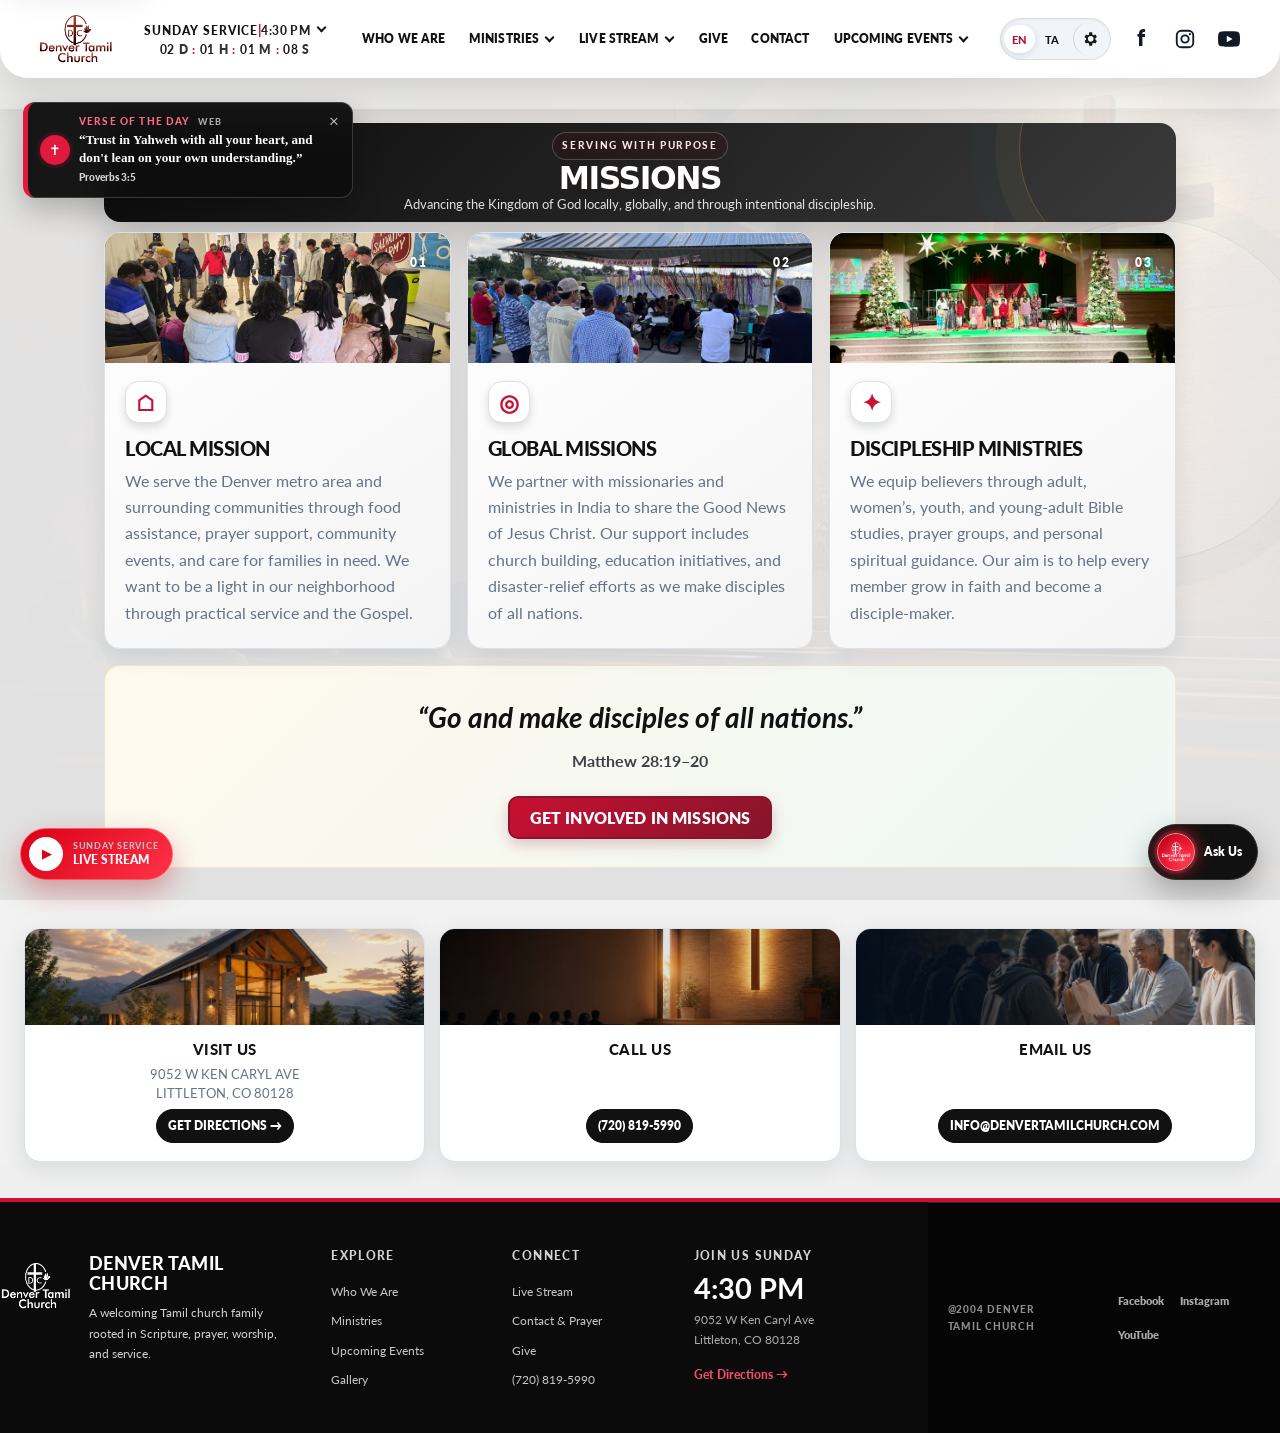
<file: missions.html>
<!DOCTYPE html>
<html lang="en">
  <head>
    <script>document.documentElement.classList.add('js-preparing');setTimeout(()=>document.documentElement.classList.remove('js-preparing'),2500);</script><style>html.js-preparing body{visibility:hidden}</style>
    <meta charset="UTF-8" />
    <meta name="viewport" content="width=device-width, initial-scale=1.0" />
    <title>Missions | Denver Tamil Church</title>
    <meta name="description" content="See how Denver Tamil Church advances the Kingdom of God locally, globally, and through discipleship." />
    <link rel="preconnect" href="https://fonts.googleapis.com" />
    <link rel="preconnect" href="https://fonts.gstatic.com" crossorigin />
    <link href="https://fonts.googleapis.com/css2?family=Lato:wght@400;700;800;900&display=swap" rel="stylesheet" />
    <link rel="icon" href="lOGO.png" type="image/png" />
    <link rel="stylesheet" href="styles.css" />
    <link rel="stylesheet" href="design-system.css?v=20260810-mission-ministry-media" />
    <link rel="stylesheet" href="app-theme.css?v=20260820-app-theme" />
  </head>
  <body>
    <a class="skip-link" href="#main-content">Skip to content</a>
    <header class="page-header missions-header">
      <nav class="page-nav" aria-label="Main navigation">
        <a class="brand" href="index.html"><img class="logo" src="lOGO.png" alt="Denver Tamil Church logo" width="142" height="94" /></a>
        <div class="nav-links"></div>
        <div class="lang-switch">
          <button class="lang-btn active" type="button" data-lang="en">EN</button>
          <button class="lang-btn" type="button" data-lang="ta">TA</button>
        </div>
      </nav>
    </header>

    <main class="missions-page" id="main-content">
      <section class="missions-hero-panel">
        <p class="eyebrow"><span class="lang" data-lang="en">Serving with purpose</span><span class="lang" data-lang="ta">நோக்கத்தோடு சேவை செய்கிறோம்</span></p>
        <h1><span class="lang" data-lang="en">Missions</span><span class="lang" data-lang="ta">மிஷன்கள்</span></h1>
        <p><span class="lang" data-lang="en">Advancing the Kingdom of God locally, globally, and through intentional discipleship.</span><span class="lang" data-lang="ta">உள்ளூர், உலகளாவிய மற்றும் நோக்கமுள்ள சீஷத்துவத்தின் மூலம் தேவனுடைய ராஜ்யத்தை முன்னேற்றுதல்.</span></p>
      </section>

      <section class="mission-grid" aria-label="Mission areas">
        <article class="mission-card">
          <div class="mission-card-media" data-rotating-media="missions:local" role="img" aria-label="Local mission"></div>
          <span class="mission-number">01</span>
          <span class="mission-icon" aria-hidden="true">⌂</span>
          <h2><span class="lang" data-lang="en">Local Mission</span><span class="lang" data-lang="ta">உள்ளூர் மிஷன்</span></h2>
          <p><span class="lang" data-lang="en">We serve the Denver metro area and surrounding communities through food assistance, prayer support, community events, and care for families in need. We want to be a light in our neighborhood through practical service and the Gospel.</span><span class="lang" data-lang="ta">உணவு உதவி, ஜெப ஆதரவு, சமூக நிகழ்வுகள் மற்றும் தேவைப்படும் குடும்பங்களுக்கான பராமரிப்பின் மூலம் டென்வர் மற்றும் சுற்றுப்புற சமூகங்களுக்கு நாங்கள் சேவை செய்கிறோம். நடைமுறை சேவை மற்றும் நற்செய்தியின் மூலம் எங்கள் அயலகத்தில் ஒளியாக இருக்க விரும்புகிறோம்.</span></p>
        </article>
        <article class="mission-card mission-card--accent">
          <div class="mission-card-media" data-rotating-media="missions:global" role="img" aria-label="Global missions"></div>
          <span class="mission-number">02</span>
          <span class="mission-icon" aria-hidden="true">◎</span>
          <h2><span class="lang" data-lang="en">Global Missions</span><span class="lang" data-lang="ta">உலக மிஷன்கள்</span></h2>
          <p><span class="lang" data-lang="en">We partner with missionaries and ministries in India to share the Good News of Jesus Christ. Our support includes church building, education initiatives, and disaster-relief efforts as we make disciples of all nations.</span><span class="lang" data-lang="ta">இயேசு கிறிஸ்துவின் நற்செய்தியைப் பகிர இந்தியாவில் உள்ள மிஷனரிகள் மற்றும் ஊழியங்களுடன் நாங்கள் இணைகிறோம். எல்லா தேசங்களிலும் சீஷர்களை உருவாக்க சபை கட்டுதல், கல்வி முயற்சிகள் மற்றும் பேரிடர் நிவாரணப் பணிகளை ஆதரிக்கிறோம்.</span></p>
        </article>
        <article class="mission-card">
          <div class="mission-card-media" data-rotating-media="missions:discipleship" role="img" aria-label="Discipleship ministries"></div>
          <span class="mission-number">03</span>
          <span class="mission-icon" aria-hidden="true">✦</span>
          <h2><span class="lang" data-lang="en">Discipleship Ministries</span><span class="lang" data-lang="ta">சீஷத்துவ ஊழியங்கள்</span></h2>
          <p><span class="lang" data-lang="en">We equip believers through adult, women’s, youth, and young-adult Bible studies, prayer groups, and personal spiritual guidance. Our aim is to help every member grow in faith and become a disciple-maker.</span><span class="lang" data-lang="ta">வயது வந்தோர், பெண்கள், இளைஞர் மற்றும் இளம் வயதினர் வேதாகமப் படிப்புகள், ஜெபக் குழுக்கள் மற்றும் தனிப்பட்ட ஆவிக்குரிய வழிகாட்டுதல் மூலம் விசுவாசிகளை ஆயத்தப்படுத்துகிறோம். ஒவ்வொரு உறுப்பினரும் விசுவாசத்தில் வளர்ந்து சீஷரை உருவாக்குபவராக மாறுவதே எங்கள் நோக்கம்.</span></p>
        </article>
      </section>

      <section class="missions-callout">
        <p><span class="lang" data-lang="en">“Go and make disciples of all nations.”</span><span class="lang" data-lang="ta">“நீங்கள் புறப்பட்டுப் போய் சகல ஜாதிகளையும் சீஷராக்குங்கள்.”</span></p>
        <cite><span class="lang" data-lang="en">Matthew 28:19–20</span><span class="lang" data-lang="ta">மத்தேயு 28:19–20</span></cite>
        <a class="btn btn-primary" href="contact.html?subject=Mission#contact-form"><span class="lang" data-lang="en">Get Involved in Missions</span><span class="lang" data-lang="ta">மிஷன்களில் இணையுங்கள்</span></a>
      </section>
    </main>

    <footer class="footer page-footer">
      <div><p>@2004 DENVER TAMIL CHURCH · 9052 W Ken Caryl Ave · Littleton, CO 80128</p></div>
    </footer>
    <script src="js/script.js?v=20260810-mission-ministry-media"></script>
  </body>
</html>
</file>
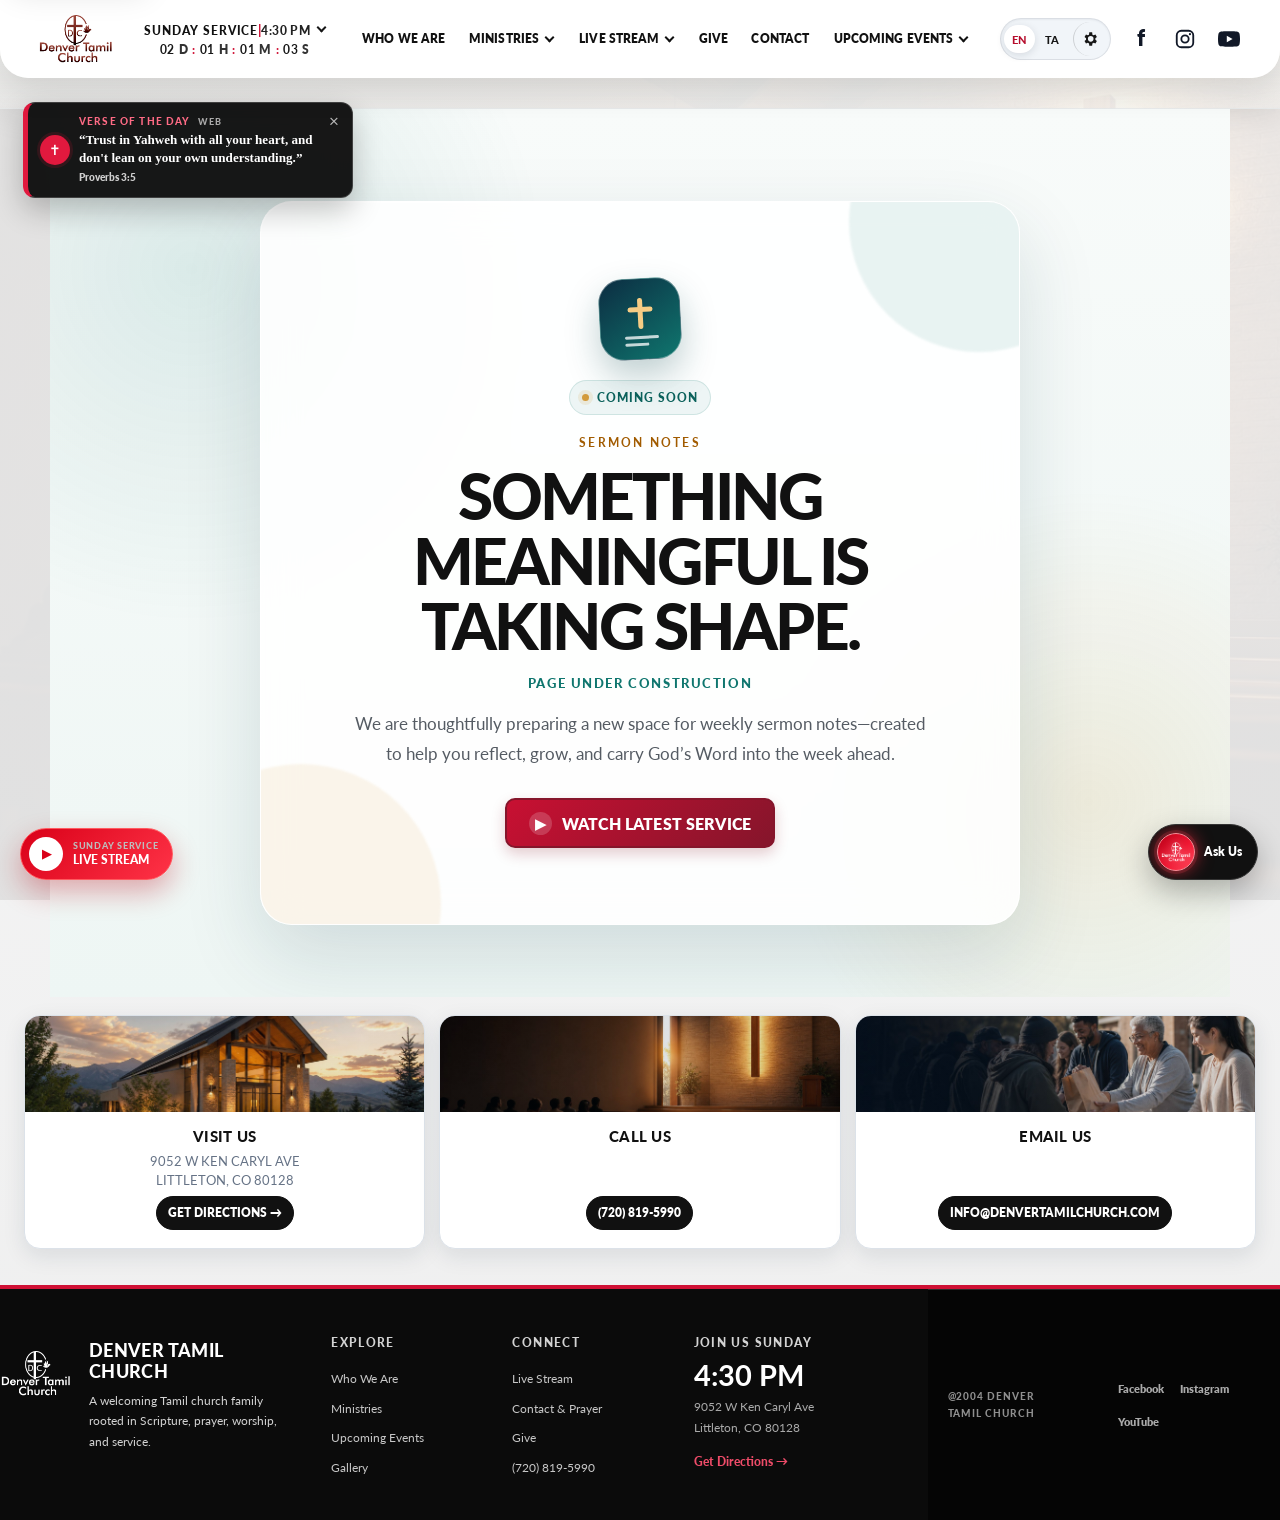
<file: sermon-notes.html>
<!DOCTYPE html>
<html lang="en">
  <head>
    <script>document.documentElement.classList.add('js-preparing');setTimeout(()=>document.documentElement.classList.remove('js-preparing'),2500);</script><style>html.js-preparing body{visibility:hidden}</style>
    <meta charset="UTF-8" />
    <meta name="viewport" content="width=device-width, initial-scale=1.0" />
    <title>Sermon Notes | Denver Tamil Church</title>
    <meta name="description" content="Sermon notes from Denver Tamil Church. This page is currently under construction." />
    <link rel="preconnect" href="https://fonts.googleapis.com" />
    <link rel="preconnect" href="https://fonts.gstatic.com" crossorigin />
    <link href="https://fonts.googleapis.com/css2?family=Lato:wght@400;700;800;900&display=swap" rel="stylesheet" />
    <link rel="icon" href="lOGO.png" type="image/png" />
    <link rel="stylesheet" href="styles.css?v=20260809" />
    <link rel="stylesheet" href="design-system.css?v=20260809-refresh-stable" />
    <link rel="stylesheet" href="app-theme.css?v=20260820-app-theme" />
  </head>
  <body>
    <a class="skip-link" href="#main-content">Skip to content</a>
    <header class="page-header sermon-notes-header">
      <nav class="page-nav" aria-label="Main navigation">
        <a class="brand" href="index.html"><img class="logo" src="lOGO.png" alt="Denver Tamil Church logo" width="142" height="94" /></a>
        <div class="nav-links"></div>
        <div class="lang-switch">
          <button class="lang-btn active" type="button" data-lang="en">EN</button>
          <button class="lang-btn" type="button" data-lang="ta">TA</button>
        </div>
      </nav>
    </header>

    <main class="sermon-notes-page" id="main-content">
      <section class="sermon-notes-card" aria-labelledby="sermon-notes-title">
        <div class="sermon-notes-decoration sermon-notes-decoration--one" aria-hidden="true"></div>
        <div class="sermon-notes-decoration sermon-notes-decoration--two" aria-hidden="true"></div>
        <div class="sermon-notes-content">
          <div class="sermon-notes-icon" aria-hidden="true">
            <span class="sermon-notes-cross"></span>
            <span class="sermon-notes-line"></span>
            <span class="sermon-notes-line"></span>
          </div>
          <p class="sermon-notes-status"><span class="sermon-notes-status-dot" aria-hidden="true"></span><span class="lang" data-lang="en">Coming Soon</span><span class="lang" data-lang="ta">விரைவில் வருகிறது</span></p>
          <p class="eyebrow"><span class="lang" data-lang="en">Sermon Notes</span><span class="lang" data-lang="ta">பிரசங்கக் குறிப்புகள்</span></p>
          <h1 id="sermon-notes-title"><span class="lang" data-lang="en">Something meaningful is taking shape.</span><span class="lang" data-lang="ta">அர்த்தமுள்ள ஒன்று உருவாகிக் கொண்டிருக்கிறது.</span></h1>
          <p class="sermon-notes-kicker"><span class="lang" data-lang="en">Page Under Construction</span><span class="lang" data-lang="ta">இந்தப் பக்கம் உருவாக்கத்தில் உள்ளது</span></p>
          <p class="sermon-notes-message"><span class="lang" data-lang="en">We are thoughtfully preparing a new space for weekly sermon notes—created to help you reflect, grow, and carry God’s Word into the week ahead.</span><span class="lang" data-lang="ta">வாராந்திர பிரசங்கக் குறிப்புகளுக்கான புதிய இடத்தை நாங்கள் அக்கறையுடன் தயாரித்து வருகிறோம்—தேவனுடைய வார்த்தையை சிந்திக்கவும், விசுவாசத்தில் வளரவும், வரும் வாரம் முழுவதும் எடுத்துச் செல்லவும் இது உதவும்.</span></p>
          <div class="sermon-notes-actions">
            <a class="btn btn-primary" href="live.html"><span class="btn-icon" aria-hidden="true">▶</span><span class="lang" data-lang="en">Watch Latest Service</span><span class="lang" data-lang="ta">சமீபத்திய ஆராதனையைப் பார்க்கவும்</span></a>
          </div>
        </div>
      </section>
    </main>

    <footer class="footer page-footer"><div><p>@2004 DENVER TAMIL CHURCH · 9052 W Ken Caryl Ave · Littleton, CO 80128</p></div></footer>
    <script src="js/script.js?v=20260809-refresh-stable"></script>
  </body>
</html>
</file>
<file: styles.css>
:root {
  --bg: #f3f3f3;
  --surface: #ffffff;
  --surface-soft: #f4f4f4;
  --text: #292929;
  --muted: #595959;
  --primary: #cf1034;
  --primary-dark: #a80d2b;
  --accent: #cf1034;
  --border: #d4d4d4;
}
* {
  box-sizing: border-box;
  margin: 0;
  padding: 0;
}
body {
  font-family: 'Lato', Helvetica, Arial, sans-serif;
  color: var(--text);
  background: radial-gradient(circle at top, rgba(207, 16, 52, 0.07), rgba(255, 255, 255, 0.82)), var(--bg);
  line-height: 1.75;
  font-size: 16px;
  opacity: 0;
  transition: opacity 0.3s ease;
}
html {
  scroll-behavior: smooth;
}
img {
  max-width: 100%;
  display: block;
}
a {
  transition: color 0.2s ease, opacity 0.2s ease, transform 0.2s ease;
}
a:hover {
  opacity: 0.88;
}
.hero {
  position: relative;
  min-height: 100vh;
  display: flex;
  flex-direction: column;
  justify-content: center;
  background: linear-gradient(180deg, rgba(18, 25, 38, 0.76), rgba(18, 25, 38, 0.68)),
    url('https://images.unsplash.com/photo-1500530855697-b586d89ba3ee?auto=format&fit=crop&w=1620&q=80') center center / cover no-repeat;
  background-size: cover;
  background-blend-mode: overlay;
  color: white;
  padding: 24px 24px 40px;
}
main {
  max-width: 1120px;
  margin: 0 auto;
  padding: 0 18px 64px;
}
.page-header {
  background: linear-gradient(180deg, rgba(248, 250, 252, 0.96), rgba(255, 255, 255, 0.94));
  border-bottom: 1px solid rgba(148, 163, 184, 0.16);
  padding-bottom: 18px;
}
.page-nav {
  max-width: 1120px;
  margin: 0 auto;
  display: flex;
  justify-content: space-between;
  align-items: center;
  gap: 14px;
  padding: 14px 16px;
  background: rgba(255, 255, 255, 0.88);
  border-radius: 999px;
  border: 1px solid rgba(148, 163, 184, 0.16);
  box-shadow: 0 16px 40px rgba(15, 23, 42, 0.06);
  backdrop-filter: blur(12px);
}
.page-hero {
  max-width: 860px;
  margin: 0 auto 24px;
  text-align: center;
  padding: 24px 22px;
  background: linear-gradient(180deg, rgba(255, 255, 255, 0.98), rgba(248, 250, 252, 0.96));
  border: 1px solid rgba(148, 163, 184, 0.14);
  border-radius: 24px;
  box-shadow: 0 20px 60px rgba(15, 23, 42, 0.08);
}
.page-home-link {
  display: inline-flex;
  align-items: center;
  gap: 8px;
  color: var(--primary-dark);
  text-decoration: none;
  font-size: 0.92rem;
  margin-bottom: 12px;
  padding: 8px 12px;
  border-radius: 999px;
  background: rgba(37, 99, 235, 0.06);
}
.page-home-link:hover {
  color: var(--primary);
  background: rgba(37, 99, 235, 0.12);
}
.page-home-link span.icon {
  font-size: 0.95rem;
  line-height: 1;
}
.page-hero h1 {
  font-size: clamp(2.2rem, 3.5vw, 3.8rem);
  margin-bottom: 16px;
  letter-spacing: -0.04em;
}
.page-hero p {
  color: var(--muted);
  font-size: 0.98rem;
  max-width: 700px;
  margin: 0 auto;
}
.page-featured {
  max-width: 1120px;
  margin: 0 auto 34px;
  position: relative;
  border-radius: 32px;
  overflow: hidden;
  min-height: 260px;
  display: grid;
  align-items: center;
  background: url('https://images.unsplash.com/photo-1506084868230-bb9d95c24759?auto=format&fit=crop&w=1400&q=80') center/cover no-repeat;
}
.page-featured::after {
  content: '';
  position: absolute;
  inset: 0;
  background: linear-gradient(180deg, rgba(15, 23, 42, 0.32), rgba(15, 23, 42, 0.16));
}
.page-featured-bg {
  position: absolute;
  inset: 0;
  z-index: 0;
  background-position: center;
  background-size: cover;
  background-repeat: no-repeat;
  opacity: 0;
  transition: opacity 1.2s ease;
}
.page-featured-bg.active {
  opacity: 1;
}
.page-featured-content,
.page-hero {
  opacity: 0;
  transform: translateY(24px);
  transition: opacity 0.8s ease, transform 0.8s ease;
}
.is-loaded .page-featured-content,
.is-loaded .page-hero {
  opacity: 1;
  transform: translateY(0);
}
.page-featured-content {
  position: relative;
  z-index: 1;
  padding: 36px 42px;
  color: white;
}
.page-featured h2 {
  font-size: clamp(2rem, 2.6vw, 3.4rem);
  margin-bottom: 14px;
  letter-spacing: -0.04em;
}
.page-featured-caption {
  display: inline-block;
  margin-bottom: 16px;
  color: rgba(255, 255, 255, 0.82);
  font-size: 0.95rem;
  text-transform: uppercase;
  letter-spacing: 0.16em;
}
.page-featured p {
  max-width: 760px;
  color: rgba(255, 255, 255, 0.94);
  line-height: 1.8;
}
.page-featured .btn {
  margin-top: 22px;
  padding: 14px 26px;
}
.home-featured {
  margin: 18px auto 24px;
  min-height: 0;
}
.home-featured .page-featured-content {
  max-width: 880px;
  padding-block: clamp(34px, 5vw, 60px);
}
.home-featured-badge {
  display: inline-flex;
  align-items: center;
  min-height: 34px;
  margin-bottom: 15px;
  padding: 7px 14px;
  border: 1px solid rgba(246, 204, 132, .7);
  border-radius: 999px;
  color: #f6cc84;
  font-size: .72rem;
  font-weight: 800;
  letter-spacing: .13em;
  text-transform: uppercase;
}
.hero-content {
  max-width: 760px;
  margin: 160px auto 0;
  text-align: center;
  padding: 0 10px;
}
.features,
.service-grid,
.event-grid,
.detail-grid {
  display: grid;
  gap: 24px;
}
.features {
  grid-template-columns: repeat(3, minmax(0, 1fr));
  margin: 0 auto;
  padding: 0 18px 40px;
}
.service-grid,
.event-grid {
  grid-template-columns: repeat(3, minmax(0, 1fr));
  margin: 0 auto;
}
.detail-grid {
  grid-template-columns: repeat(2, minmax(0, 1fr));
  margin: 0 auto;
  max-width: 1120px;
  padding: 0 18px;
}
.feature-card,
.service-card,
.event-card,
.detail-card {
  background: linear-gradient(180deg, rgba(255,255,255,0.98), rgba(250,250,252,0.98));
  border: 1px solid rgba(148, 163, 184, 0.12);
  border-radius: 20px;
  padding: 22px;
  box-shadow: 0 8px 30px rgba(15, 23, 42, 0.06);
  position: relative;
  overflow: visible;
  transition: transform 0.28s cubic-bezier(.2,.9,.2,1), box-shadow 0.28s ease, border-color 0.28s ease;
}
.feature-card h3,
.service-card h3,
.event-card h3,
.detail-card h2 {
  margin-bottom: 12px;
  font-size: 1.16rem;
  display: flex;
  align-items: center;
  gap: 12px;
}
.feature-card p,
.service-card p,
.event-card p,
.detail-card p,
.feature-card span,
.service-card span,
.event-card span,
.detail-card span {
  color: var(--muted);
  line-height: 1.8;
}

.feature-card::before,
.service-card::before,
.event-card::before {
  content: '';
  position: absolute;
  left: -2px;
  top: 12px;
  bottom: 12px;
  width: 6px;
  border-radius: 6px;
  background: linear-gradient(180deg, rgba(37,99,235,0.9), rgba(124,58,237,0.9));
  box-shadow: 0 6px 18px rgba(37,99,235,0.06);
}

.card-icon {
  display: inline-flex;
  align-items: center;
  justify-content: center;
  width: 42px;
  height: 42px;
  border-radius: 10px;
  background: linear-gradient(135deg, rgba(37,99,235,0.12), rgba(124,58,237,0.08));
  color: var(--primary-dark);
  font-weight: 800;
  font-size: 1.05rem;
}

.feature-card:hover,
.service-card:hover,
.event-card:hover,
.feature-card:focus-within,
.service-card:focus-within,
.event-card:focus-within {
  transform: translateY(-6px) scale(1.01);
  box-shadow: 0 28px 80px rgba(15,23,42,0.12);
  border-color: rgba(124,58,237,0.22);
}

.feature-card .card-action,
.service-card .card-action,
.event-card .card-action {
  display: inline-flex;
  align-items: center;
  gap: 10px;
  margin-top: 14px;
  padding: 10px 14px;
  border-radius: 999px;
  text-decoration: none;
  background: rgba(124,58,237,0.06);
  color: var(--primary-dark);
  font-weight: 700;
  transition: background 0.18s ease, transform 0.18s ease;
}
.feature-card .card-action:hover { transform: translateY(-2px); background: rgba(124,58,237,0.12); }
.service-card,
.event-card,
.detail-card {
  min-height: 220px;
}
.feature-card {
  min-height: 170px;
}
.event-card .link-btn,
.detail-card .link-btn,
.feature-card .link-btn {
  margin-top: 18px;
}
.page-nav .nav-links a {
  color: var(--text);
  padding: 12px 16px;
  border-radius: 999px;
  border: 1px solid transparent;
  transition: background 0.2s ease, color 0.2s ease, border-color 0.2s ease;
}
.page-nav .nav-links a:hover {
  color: var(--primary-dark);
  background: rgba(37, 99, 235, 0.08);
  border-color: rgba(37, 99, 235, 0.16);
}
.page-nav .lang-switch {
  border-color: rgba(148, 163, 184, 0.22);
}
.page-section {
  padding-top: 38px;
}
.page-footer {
  background: #111827;
  color: white;
  padding: 42px 24px;
}
.page-footer h2,
.page-footer p,
.page-footer span {
  color: white;
}
.header-top {
  position: relative;
  width: 100%;
  max-width: 1120px;
  margin: 0 auto;
  display: flex;
  justify-content: space-between;
  align-items: center;
  padding: 14px 0;
  z-index: 1001;
  background: transparent;
  border-radius: 0;
  border: none;
}
.navbar,
.page-nav {
  max-width: 1120px;
  margin: 0 auto;
  display: flex;
  justify-content: space-between;
  align-items: center;
  gap: 18px;
}
.navbar {
  width: 100%;
  position: relative;
  top: auto;
  left: auto;
  transform: none;
  z-index: 1000;
  background: rgba(15, 23, 42, 0.32);
  border: 1px solid rgba(255, 255, 255, 0.18);
  backdrop-filter: blur(16px);
  padding: 14px 18px;
  border-radius: 999px;
}
.brand {
  display: inline-flex;
  align-items: center;
  gap: 12px;
  color: white;
  text-decoration: none;
}
.brand-text {
  display: flex;
  flex-direction: column;
  line-height: 1.05;
  font-weight: 700;
}
.brand-text .lang[data-lang="ta"] {
  font-size: 0.9rem;
  opacity: 0.85;
}
.lang-card {
  display: inline-flex;
  align-items: center;
  gap: 8px;
  background: rgba(255, 255, 255, 0.12);
  padding: 8px 14px;
  border-radius: 999px;
  border: 1px solid rgba(255, 255, 255, 0.18);
}
.lang-card .lang-btn {
  background: transparent;
  border: none;
  color: white;
  opacity: 0.88;
  padding: 6px 10px;
}
.lang-card .lang-btn.active,
.lang-card .lang-btn:hover {
  background: rgba(255, 255, 255, 0.16);
  opacity: 1;
}
.logo {
  height: 48px;
  width: auto;
}
.nav-links {
  display: flex;
  flex-wrap: wrap;
  gap: 14px;
  padding: 0;
}
.nav-links a {
  color: #f8fafc;
  text-decoration: none;
  font-weight: 700;
  padding: 10px 16px;
  border-radius: 999px;
  transition: background 0.2s ease, color 0.2s ease;
  white-space: nowrap;
}
.nav-links a:hover,
.nav-link--cta {
  background: rgba(255, 255, 255, 0.18);
  color: white;
}
.nav-link--cta {
  border: 1px solid rgba(255,255,255,0.4);
  color: #f43f5e;
}
.nav-link--cta:hover {
  background: rgba(244, 63, 94, 0.18);
  color: #fff;
}
.page-nav .nav-links a {
  color: var(--text);
  padding: 8px 10px;
  font-size: 0.92rem;
}
.nav-actions {
  display: flex;
  align-items: center;
  gap: 14px;
}
.social-links {
  display: flex;
  align-items: center;
  gap: 10px;
}
.social-link {
  display: inline-flex;
  align-items: center;
  justify-content: center;
  width: 34px;
  height: 34px;
  border-radius: 999px;
  background: rgba(255, 255, 255, 0.12);
  color: white;
  text-decoration: none;
  font-size: 0.95rem;
  font-weight: 700;
  opacity: 0.88;
  transition: transform 0.2s ease, background 0.2s ease, opacity 0.2s ease;
}
.social-link:hover {
  opacity: 1;
  transform: translateY(-1px);
  background: rgba(255, 255, 255, 0.18);
}
.lang-switch {
  display: inline-flex;
  align-items: center;
  gap: 6px;
  padding: 6px 10px;
  border-radius: 999px;
  border: 1px solid rgba(148, 163, 184, 0.24);
  background: rgba(255, 255, 255, 0.16);
}
.page-nav .lang-switch {
  background: rgba(255, 255, 255, 0.96);
}
.lang-btn {
  background: transparent;
  border: none;
  color: var(--text);
  padding: 8px 12px;
  min-width: 46px;
  border-radius: 999px;
  font-size: 0.85rem;
  font-weight: 700;
  cursor: pointer;
  transition: background 0.2s ease, color 0.2s ease, opacity 0.2s ease;
}
.page-nav .lang-btn {
  color: var(--text);
}
.lang-card .lang-btn {
  color: white;
  opacity: 0.9;
}
.lang-btn.active,
.lang-btn:hover {
  background: rgba(255, 255, 255, 0.92);
}
.page-nav .lang-btn.active,
.page-nav .lang-btn:hover {
  background: rgba(37, 99, 235, 0.08);
}
.lang {
  display: none;
}
.lang[data-lang="en"] {
  display: inline;
}
.hero-content {
  max-width: 760px;
  margin: 160px auto 0;
  text-align: center;
  padding: 0 12px;
}
.eyebrow {
  text-transform: uppercase;
  letter-spacing: 0.22em;
  color: #93c5fd;
  font-size: 0.82rem;
  font-weight: 700;
  margin-bottom: 18px;
}
.hero h1 {
  font-size: clamp(3rem, 5vw, 5.2rem);
  margin-bottom: 18px;
  letter-spacing: -0.04em;
}
.hero-text {
  font-size: 1.08rem;
  color: rgba(255, 255, 255, 0.92);
  margin-bottom: 32px;
}
.hero-actions {
  display: flex;
  justify-content: center;
  gap: 16px;
  flex-wrap: wrap;
}
.btn {
  display: inline-flex;
  align-items: center;
  gap: 10px;
  padding: 14px 24px;
  border-radius: 999px;
  text-decoration: none;
  font-weight: 700;
  transition: transform 0.2s ease, box-shadow 0.2s ease;
}
.btn-icon {
  display: inline-flex;
  align-items: center;
  justify-content: center;
  width: 1.6em;
  height: 1.6em;
  border-radius: 999px;
  background: rgba(255, 255, 255, 0.18);
  color: white;
  font-size: 0.9rem;
}
.btn:hover {
  transform: translateY(-2px);
  box-shadow: 0 14px 30px rgba(0, 0, 0, 0.14);
}
.btn-primary {
  background: var(--primary);
  color: white;
}
.btn-secondary {
  background: rgba(255, 255, 255, 0.12);
  border: 1px solid rgba(255, 255, 255, 0.28);
  color: white;
}
.page-featured .btn-secondary {
  background: rgba(255, 255, 255, 0.92);
  color: var(--text);
  border-color: rgba(148, 163, 184, 0.2);
}
.section {
  max-width: 1120px;
  margin: 0 auto;
  padding: 64px 24px;
  background: transparent;
  border: none;
  box-shadow: none;
}
main.page-section section {
  background: rgba(255, 255, 255, 0.92);
  border: 1px solid rgba(148, 163, 184, 0.16);
  border-radius: 28px;
  box-shadow: 0 24px 70px rgba(15, 23, 42, 0.06);
  padding: 36px;
  margin-bottom: 28px;
}
main.page-section section:last-child {
  margin-bottom: 0;
}
main.page-section section h2 {
  font-size: clamp(1.8rem, 2.2vw, 2.6rem);
  margin-bottom: 18px;
}
main.page-section section p,
main.page-section section ul {
  color: var(--muted);
  line-height: 1.9;
  font-size: 1rem;
}
main.page-section section ul {
  display: grid;
  gap: 16px;
  list-style: none;
  padding: 0;
  margin: 0;
}
main.page-section section ul li {
  background: var(--surface-soft);
  border: 1px solid rgba(37, 99, 235, 0.12);
  border-radius: 20px;
  padding: 20px 22px;
}
main.page-section section ul li span {
  display: block;
}
.purpose-section {
  background: rgba(255, 255, 255, 0.92);
  border: 1px solid rgba(148, 163, 184, 0.16);
  border-radius: 28px;
  padding: 30px 28px;
  box-shadow: 0 24px 60px rgba(15, 23, 42, 0.05);
  margin-bottom: 28px;
}
.purpose-grid {
  display: grid;
  gap: 18px;
}
.purpose-item {
  display: grid;
  grid-template-columns: auto 1fr;
  gap: 18px;
  align-items: flex-start;
  padding: 16px 0;
  border-bottom: 1px solid rgba(148, 163, 184, 0.16);
}
.purpose-item:last-child {
  border-bottom: none;
}
.purpose-index {
  width: 46px;
  height: 46px;
  display: inline-flex;
  align-items: center;
  justify-content: center;
  border-radius: 999px;
  background: rgba(37, 99, 235, 0.12);
  color: var(--primary-dark);
  font-weight: 800;
}
.purpose-item p {
  margin: 0;
  color: var(--muted);
  line-height: 1.8;
  font-size: 1rem;
}
.section-heading {
  text-align: center;
  margin-bottom: 38px;
}
.section-heading h2 {
  font-size: clamp(1.8rem, 2.4vw, 2.8rem);
}
.about {
  background: #fff6ef;
  border-radius: 28px;
}
.split-grid {
  display: grid;
  grid-template-columns: 1.4fr 1fr;
  gap: 28px;
  align-items: start;
}
.about-card {
  display: grid;
  gap: 16px;
  justify-items: center;
}
.about-card img {
  width: 100%;
  border-radius: 24px;
  object-fit: cover;
}
.about-caption {
  margin: 0;
  color: var(--muted);
  font-size: 0.95rem;
  text-align: center;
}
.about-card ul {
  display: grid;
  gap: 12px;
}
.about-card li {
  list-style: none;
  position: relative;
  padding-left: 24px;
}
.about-card li::before {
  content: '✓';
  position: absolute;
  left: 0;
  color: var(--primary);
}
.live {
  background: rgba(255, 255, 255, 0.94);
  border-radius: 28px;
  border: 1px solid rgba(148, 163, 184, 0.14);
  box-shadow: 0 18px 40px rgba(15, 23, 42, 0.06);
  padding: 28px;
  color: var(--text);
}
.live h2 {
  color: var(--text);
  font-size: clamp(1.75rem, 2.3vw, 2.2rem);
  margin-bottom: 16px;
}
.live p {
  color: var(--muted);
  font-size: 0.98rem;
  margin-bottom: 22px;
}
.video-card {
  display: grid;
  gap: 0;
  padding: 0;
  background: var(--surface);
  border-radius: 20px;
  overflow: hidden;
  box-shadow: 0 18px 40px rgba(15, 23, 42, 0.08);
  border: 1px solid rgba(148, 163, 184, 0.12);
}
.video-card .video-card-content {
  padding: 20px 20px 22px;
}
.video-link::before {
  content: '';
  position: absolute;
  inset: 0;
  background: linear-gradient(180deg, rgba(15, 23, 42, 0.14), rgba(15, 23, 42, 0.04));
  pointer-events: none;
}
.live .btn-primary {
  background: var(--primary);
  color: white;
  border: none;
  box-shadow: 0 16px 30px rgba(37, 99, 235, 0.2);
}
.live .btn-primary:hover {
  background: var(--primary-dark);
}
.live-content {
  display: grid;
  grid-template-columns: 1.45fr 1fr;
  gap: 32px;
  align-items: stretch;
}
.live-content--integrated {
  grid-template-columns: minmax(0, 1fr);
  max-width: 900px;
  margin: 0 auto;
}
.live-player {
  overflow: hidden;
  border: 1px solid rgba(11, 95, 120, .18);
  border-radius: 18px;
  background: #071b2b;
  box-shadow: 0 18px 42px rgba(20, 33, 61, .15);
}
.live-player iframe {
  display: block;
  width: 100%;
  aspect-ratio: 16 / 9;
  border: 0;
}
.live-player-note a { color: #f6cc84; font-weight: 700; }
.live-player-note {
  margin: 0 !important;
  padding: 12px 18px;
  color: rgba(255,255,255,.82) !important;
  font-size: .88rem !important;
  text-align: center;
}
.video-card {
  display: grid;
  gap: 18px;
  padding: 0;
  background: rgba(255, 255, 255, 0.96);
  border-radius: 24px;
  overflow: hidden;
  box-shadow: 0 24px 60px rgba(15, 23, 42, 0.08);
}
.video-link {
  position: relative;
  display: block;
  overflow: hidden;
}
.video-link::before {
  content: '';
  position: absolute;
  inset: 0;
  background: linear-gradient(180deg, rgba(15, 23, 42, 0.18), rgba(15, 23, 42, 0.02));
  pointer-events: none;
}
.live-badge {
  position: absolute;
  top: 14px;
  left: 14px;
  z-index: 2;
  display: inline-flex;
  align-items: center;
  gap: 8px;
  padding: 6px 12px;
  border-radius: 999px;
  background: rgba(220, 38, 38, 0.96);
  color: white;
  font-weight: 700;
  font-size: 0.82rem;
  text-transform: uppercase;
  letter-spacing: 0.08em;
}
.live-thumbnail {
  width: 100%;
  display: block;
  aspect-ratio: 16 / 9;
  object-fit: cover;
  filter: saturate(1.05) contrast(1.05);
}
.video-card h3 {
  margin-bottom: 8px;
  color: var(--primary-dark);
  font-size: 1.08rem;
}
.video-card p {
  color: var(--muted);
  margin-bottom: 14px;
  font-size: 0.96rem;
  line-height: 1.7;
}
.video-card .link-btn {
  margin-top: 0;
}
.video-card .video-card-content {
  display: grid;
  gap: 12px;
}
.video-card p {
  color: var(--muted);
  margin-bottom: 16px;
}
.link-btn {
  display: inline-flex;
  align-items: center;
  gap: 10px;
  margin-top: 16px;
  color: var(--primary-dark);
  font-weight: 700;
  text-decoration: none;
}
.cta-band {
  background: linear-gradient(135deg, var(--primary-dark), var(--primary));
  color: white;
  border-radius: 28px;
  text-align: center;
  padding: 56px 24px;
  display: grid;
  gap: 20px;
}
.cta-band p {
  opacity: 0.95;
}
.footer {
  background: #111827;
  color: white;
  padding: 52px 24px;
  display: flex;
  justify-content: space-between;
  gap: 24px;
  flex-wrap: wrap;
}
.footer > div {
  flex: 1 1 280px;
}
.footer p,
.footer span {
  color: rgba(255, 255, 255, 0.82);
}
.footer h2 {
  margin-bottom: 12px;
}
@media (max-width: 960px) {
  .features,
  .service-grid,
  .event-grid,
  .detail-grid,
  .ministry-grid,
  .split-grid,
  .live-content {
    grid-template-columns: 1fr;
  }
  .header-top,
  .navbar,
  .page-nav {
    flex-wrap: wrap;
    justify-content: center;
    gap: 12px;
    padding: 12px 16px;
  }
  .lang-card,
  .lang-switch,
  .nav-actions,
  .social-links {
    width: 100%;
    justify-content: center;
  }
}

/* Clear navigation hover and current-page feedback */
.navbar .nav-links a,
.page-nav .nav-links a { position: relative; overflow: hidden; }
.navbar .nav-links a::after,
.page-nav .nav-links a::after {
  content: '';
  position: absolute;
  right: 16px;
  bottom: 5px;
  left: 16px;
  height: 2px;
  border-radius: 999px;
  background: currentColor;
  transform: scaleX(0);
  transition: transform .22s ease;
}
.navbar .nav-links a:hover,
.navbar .nav-links a:focus-visible {
  transform: translateY(-2px);
  background: rgba(255,255,255,.16);
  color: #fff;
}
.page-nav .nav-links a:hover,
.page-nav .nav-links a:focus-visible {
  transform: translateY(-2px);
  background: rgba(11,95,120,.09);
  color: var(--ocean);
}
.navbar .nav-links a:hover::after,
.navbar .nav-links a:focus-visible::after,
.page-nav .nav-links a:hover::after,
.page-nav .nav-links a:focus-visible::after,
.navbar .nav-links .nav-link--active::after { transform: scaleX(1); }
.navbar .nav-links .nav-link--active {
  background: rgba(229,168,75,.2);
  box-shadow: inset 0 0 0 1px rgba(229,168,75,.42);
  color: #ffe1a8;
}

/* Keep Give neutral; only the current Who We Are page is highlighted. */
.navbar .nav-links .nav-link--cta {
  background: transparent !important;
  border-color: transparent !important;
  box-shadow: none;
  color: #f8fafc !important;
}
.navbar .nav-links .nav-link--cta:hover,
.navbar .nav-links .nav-link--cta:focus-visible {
  background: rgba(255,255,255,.16) !important;
  color: #fff !important;
}
.page-nav .nav-links .nav-link--active {
  background: rgba(11,95,120,.1);
  box-shadow: inset 0 0 0 1px rgba(11,95,120,.22);
  color: var(--ocean);
}

/* Homepage quick-information cards */
.quick-info {
  display: grid;
  grid-template-columns: repeat(3, minmax(0, 1fr));
  gap: 24px;
  max-width: 1120px;
  margin: 28px auto 50px;
  padding: 0 24px;
}
.quick-info-card {
  min-height: 274px;
  padding: 38px 28px 30px;
  text-align: center;
  border: 1px solid rgba(20,33,61,.08);
  border-radius: 22px;
  background: rgba(255,255,255,.88);
  box-shadow: 0 16px 34px rgba(20,33,61,.13);
  transition: transform .25s ease, box-shadow .25s ease;
}
.quick-info-card:hover { transform: translateY(-5px); box-shadow: 0 24px 44px rgba(20,33,61,.16); }
.quick-info-icon {
  display: grid;
  width: 64px;
  height: 64px;
  margin: 0 auto 22px;
  place-items: center;
  border-radius: 50%;
  background: #cf1034;
  color: white;
  font-size: 2rem;
  font-weight: 700;
  line-height: 1;
}
.quick-info-card h2 { margin-bottom: 2px; color: var(--ink); font-size: 1.42rem; line-height: 1.3; }
.quick-info-card strong { display: block; color: #060b19; font-size: clamp(1.85rem, 3vw, 2.7rem); line-height: 1.2; }
.quick-info-card p { margin-top: 12px; color: var(--ink); font-size: 1rem; line-height: 1.55; }
.quick-info-card .service-language-schedule { margin-top: 10px; padding: 10px 12px; border-radius: 10px; background: rgba(225,25,62,.08); }
.quick-info-card .service-language-schedule b { color: #c81032; font-weight: 900; }
.quick-info-card a { display: inline-block; margin-top: 18px; color: var(--ink); font-weight: 700; text-decoration-thickness: 1px; text-underline-offset: 4px; }
.quick-info-phone { font-size: clamp(1.5rem, 2.5vw, 2.4rem); letter-spacing: -.03em; text-decoration: none !important; }
.quick-info + .features { margin-top: 0; }
.quick-info { margin-bottom: 12px; }
.quick-info + .events { padding-top: 18px; }
@media (max-width: 820px) {
  .quick-info { grid-template-columns: 1fr; max-width: 480px; padding: 0 16px; }
  .quick-info-card { min-height: auto; }
}

/* Upcoming-event poster and expandable slide */
.event-poster {
  display: block;
  width: min(100%, 1080px);
  margin: 0 auto;
  padding: 0;
  overflow: hidden;
  border: 0;
  border-radius: 22px;
  background: #071b2b;
  box-shadow: 0 20px 48px rgba(20,33,61,.18);
  cursor: zoom-in;
  transition: transform .3s ease, box-shadow .3s ease;
}
.event-poster:hover,
.event-poster:focus-visible { transform: translateY(-5px); box-shadow: 0 28px 62px rgba(20,33,61,.24); }
.event-poster img { display: block; width: 100%; aspect-ratio: 16 / 9; object-fit: cover; }
.event-poster-caption { display: block; padding: 10px 16px; background: #071b2b; color: #f6cc84; font-size: .9rem; font-weight: 800; letter-spacing: .04em; }
.event-slide-dialog { width: min(96vw, 1420px); max-width: none; padding: 0; overflow: visible; border: 0; border-radius: 16px; background: #071b2b; box-shadow: 0 28px 90px rgba(0,0,0,.5); }
.event-slide-dialog::backdrop { background: rgba(4,15,25,.82); backdrop-filter: blur(6px); }
.event-slide-dialog img { display: block; width: 100%; max-height: 88vh; object-fit: contain; }
.event-dialog-close { position: absolute; top: -14px; right: -14px; display: grid; width: 38px; height: 38px; place-items: center; border: 1px solid rgba(255,255,255,.42); border-radius: 50%; background: #cf1034; color: white; font-size: 1.6rem; line-height: 1; cursor: pointer; }
.event-dialog-nav {
  position: absolute;
  top: 50%;
  z-index: 2;
  display: grid;
  width: 50px;
  height: 50px;
  padding: 0;
  place-items: center;
  transform: translateY(-50%);
  border: 1px solid rgba(255, 255, 255, .68);
  border-radius: 50%;
  background: linear-gradient(145deg, rgba(24, 24, 24, .82), rgba(0, 0, 0, .94));
  color: #fff;
  font-size: 2.15rem;
  font-weight: 300;
  line-height: 1;
  box-shadow: 0 10px 26px rgba(0, 0, 0, .38), inset 0 1px 0 rgba(255, 255, 255, .16);
  backdrop-filter: blur(10px);
  cursor: pointer;
  transition: border-color .2s ease, background .2s ease, color .2s ease, transform .2s cubic-bezier(.2, .8, .2, 1), box-shadow .2s ease;
}
.event-dialog-prev { left: 18px; padding: 0 3px 3px 0; }
.event-dialog-next { right: 18px; padding: 0 0 3px 3px; }
.event-dialog-nav:hover,
.event-dialog-nav:focus-visible {
  border-color: #ff8795;
  background: linear-gradient(145deg, #f32640, #b8001b);
  transform: translateY(-50%) scale(1.1);
  outline: none;
  box-shadow: 0 12px 30px rgba(207, 16, 52, .46), 0 0 0 4px rgba(255, 255, 255, .17);
}
.event-dialog-prev:hover,
.event-dialog-prev:focus-visible { transform: translateY(-50%) translateX(-3px) scale(1.08); }
.event-dialog-next:hover,
.event-dialog-next:focus-visible { transform: translateY(-50%) translateX(3px) scale(1.08); }
.event-dialog-nav:active {
  background: #970018;
  transform: translateY(-50%) scale(.94);
  box-shadow: 0 5px 14px rgba(0, 0, 0, .4);
}
.event-dialog-nav[hidden] { display: none; }
.event-dialog-position {
  position: absolute;
  bottom: 12px;
  left: 50%;
  margin: 0;
  padding: 5px 10px;
  transform: translateX(-50%);
  border-radius: 999px;
  background: rgba(0, 0, 0, .76);
  color: #fff;
  font-size: .72rem;
  font-weight: 800;
}
@media (max-width: 620px) {
  .event-dialog-nav { width: 42px; height: 42px; font-size: 1.75rem; }
  .event-dialog-prev { left: 8px; }
  .event-dialog-next { right: 8px; }
}

/* Auto-rotating upcoming-event gallery */
.event-carousel { width: min(100%, 1080px); margin: 0 auto; }
.event-carousel-slide { display: block; width: 100%; padding: 0; overflow: hidden; border: 0; border-radius: 22px; background: #071b2b; box-shadow: 0 20px 48px rgba(20,33,61,.18); cursor: zoom-in; }
.event-carousel-slide img { display: block; width: 100%; aspect-ratio: 16 / 9; object-fit: cover; opacity: 0; transform: scale(1.02); transition: opacity .32s ease, transform .55s ease; }
.event-carousel-slide img.is-visible { opacity: 1; transform: scale(1); }
.event-carousel-slide:hover img { transform: scale(1.018); }
.event-carousel-caption { display: block; padding: 10px 16px; background: #071b2b; color: #f6cc84; font-size: .9rem; font-weight: 800; letter-spacing: .04em; }
.event-carousel-dots { display: flex; justify-content: center; gap: 8px; padding: 14px 0 2px; }
.event-carousel-dots button { width: 8px; height: 8px; padding: 0; border: 0; border-radius: 50%; background: rgba(11,95,120,.24); cursor: pointer; transition: width .2s ease, background .2s ease; }
.event-carousel-dots button.is-active { width: 26px; border-radius: 999px; background: var(--ocean); }


/* Official-style giving page */
.give-page {
  max-width: 1080px;
  margin: 0 auto;
  padding: 20px 24px 76px;
}
.give-hero-panel {
  max-width: 1040px;
  margin: 0 auto 28px;
  padding: 16px 52px 17px;
  text-align: center;
  border: 1px solid rgba(11,95,120,.12);
  border-radius: 20px;
  background: linear-gradient(115deg, rgba(255,255,255,.96), rgba(244,250,248,.9));
  box-shadow: 0 18px 45px rgba(20,33,61,.07);
}
.give-hero-panel .eyebrow { margin-bottom: 5px; }
.give-hero-panel h1 { margin-bottom: 7px; color: var(--ink); font-size: clamp(2rem, 3.6vw, 3.2rem); letter-spacing: -.055em; }
.give-hero-panel blockquote { max-width: 780px; margin: 0 auto; color: var(--muted); font-size: .94rem; font-style: italic; line-height: 1.5; }
.give-hero-panel cite { display: block; margin-top: 4px; color: var(--ocean); font-size: .8rem; font-style: normal; font-weight: 700; }
.give-options { display: grid; grid-template-columns: repeat(2, minmax(0, 1fr)); gap: 22px; }
.give-option { min-height: 360px; padding: 34px; border: 1px solid rgba(20,33,61,.1); border-radius: 22px; background: rgba(255,255,255,.86); box-shadow: 0 16px 42px rgba(20,33,61,.07); }
.give-option--primary { color: white; background: linear-gradient(145deg, #0b5f78, #14213d); box-shadow: 0 22px 50px rgba(11,95,120,.22); }
.give-option--method { min-height: 320px; background: linear-gradient(145deg, rgba(255,255,255,.94), rgba(246,250,248,.84)); }
.give-option-icon { display: grid; width: 46px; height: 46px; margin-bottom: 20px; place-items: center; border-radius: 14px; background: rgba(229,168,75,.2); color: var(--warm); font-size: 1.35rem; }
.give-option-kicker { margin-bottom: 8px; color: var(--ocean); font-size: .75rem; font-weight: 800; letter-spacing: .16em; text-transform: uppercase; }
.give-option--primary .give-option-kicker { color: #f6cc84; }
.give-option h2 { margin-bottom: 12px; font-size: 1.65rem; line-height: 1.2; }
.give-option p { color: var(--muted); line-height: 1.8; }
.give-option--primary p { color: rgba(255,255,255,.84); }
.give-option .btn { margin-top: 24px; }
.give-method-link { border-color: rgba(11,95,120,.22); color: var(--ocean); background: rgba(11,95,120,.07); }
.give-method-link:hover { background: rgba(11,95,120,.14); }
.zelle-details { display: flex; align-items: center; gap: 14px; margin-top: 18px; }
.zelle-email { padding: 8px 10px; border-radius: 8px; background: rgba(11,95,120,.08); color: var(--ocean); font-size: .82rem; font-weight: 800; letter-spacing: .04em; }
.zelle-details img { width: 68px; height: 68px; padding: 4px; border: 1px solid rgba(11,95,120,.15); border-radius: 10px; background: white; }
.give-assurance { margin-top: 18px; font-size: .84rem; }
.give-option address { margin-top: 24px; color: var(--ink); font-style: normal; font-weight: 700; line-height: 1.8; }
.give-tax-note { max-width: 760px; margin: 28px auto 0; color: var(--muted); font-size: .88rem; text-align: center; }

/* Missions overview */
.missions-page { max-width: 1120px; margin: 0 auto; padding: 20px 24px 76px; }
.missions-hero-panel { max-width: 100%; margin: 0 auto 26px; padding: 23px 40px; text-align: center; border-radius: 20px; background: linear-gradient(135deg, rgba(20,33,61,.98), rgba(11,95,120,.92)); box-shadow: 0 16px 40px rgba(11,95,120,.16); color: white; }
.missions-hero-panel .eyebrow { color: #f6cc84; }
.missions-hero-panel h1 { margin-bottom: 6px; font-size: clamp(2.1rem, 4vw, 3.5rem); letter-spacing: -.05em; }
.missions-hero-panel p { max-width: 620px; margin: 0 auto; color: rgba(255,255,255,.86); font-size: 1.08rem; }
.mission-grid { display: grid; grid-template-columns: repeat(3, minmax(0, 1fr)); gap: 20px; }
.mission-card { position: relative; min-height: 370px; padding: 30px 26px; overflow: hidden; border: 1px solid rgba(20,33,61,.09); border-radius: 20px; background: rgba(255,255,255,.88); box-shadow: 0 16px 38px rgba(20,33,61,.07); }
.mission-card--accent { background: linear-gradient(160deg, rgba(255,251,241,.98), rgba(243,249,247,.95)); }
.mission-number { position: absolute; top: 20px; right: 22px; color: rgba(11,95,120,.26); font-size: .78rem; font-weight: 800; letter-spacing: .14em; }
.mission-icon { display: grid; width: 48px; height: 48px; margin-bottom: 22px; place-items: center; border-radius: 14px; background: rgba(11,95,120,.1); color: var(--ocean); font-size: 1.45rem; font-weight: 700; }
.mission-card h2 { margin-bottom: 14px; color: var(--ink); font-size: 1.35rem; }
.mission-card p { color: var(--muted); line-height: 1.8; }
.missions-callout { margin-top: 26px; padding: 42px 28px; text-align: center; border-radius: 22px; background: linear-gradient(135deg, #fff9ed, #edf7f4); border: 1px solid rgba(229,168,75,.24); }
.missions-callout p { margin: 0; color: var(--ink); font-size: clamp(1.3rem, 2.2vw, 1.8rem); font-style: italic; font-weight: 700; }
.missions-callout cite { display: block; margin: 8px 0 22px; color: var(--ocean); font-style: normal; font-weight: 700; }

/* Contact page */
.contact-page { max-width: 1080px; margin: 0 auto; padding: 20px 24px 76px; }
.contact-hero-panel { max-width: 100%; margin: 0 auto 26px; padding: 21px 36px; text-align: center; border: 1px solid rgba(11,95,120,.12); border-radius: 20px; background: rgba(255,255,255,.88); box-shadow: 0 16px 40px rgba(20,33,61,.07); }
.contact-hero-panel h1 { margin-bottom: 5px; color: var(--ink); font-size: clamp(2.1rem, 4vw, 3.4rem); letter-spacing: -.05em; }
.contact-hero-panel p { max-width: 620px; margin: 0 auto; color: var(--muted); }
.contact-layout { display: grid; grid-template-columns: minmax(0, 1.25fr) minmax(280px, .75fr); gap: 22px; align-items: start; }
.contact-form { display: grid; gap: 15px; padding: 34px; border: 1px solid rgba(20,33,61,.1); border-radius: 22px; background: rgba(255,255,255,.9); box-shadow: 0 16px 40px rgba(20,33,61,.07); }
.contact-form h2 { color: var(--ink); font-size: 1.6rem; }
.contact-form-note, .contact-mail-note { color: var(--muted); font-size: .9rem; }
.contact-form label { display: grid; gap: 7px; color: var(--ink); font-size: .89rem; font-weight: 700; }
.contact-form input, .contact-form select, .contact-form textarea { width: 100%; padding: 12px 13px; border: 1px solid rgba(20,33,61,.16); border-radius: 10px; outline: none; background: #fbfdfc; color: var(--ink); font: inherit; font-weight: 400; }
.contact-form input:focus, .contact-form select:focus, .contact-form textarea:focus { border-color: var(--ocean); box-shadow: 0 0 0 3px rgba(11,95,120,.1); }
.contact-form textarea { resize: vertical; }
.contact-form .btn { justify-self: start; margin-top: 4px; border: 0; cursor: pointer; }
.contact-details { display: grid; gap: 14px; }
.contact-detail-block { padding: 24px; border: 1px solid rgba(11,95,120,.12); border-radius: 18px; background: linear-gradient(135deg, rgba(255,255,255,.92), rgba(243,249,247,.88)); }
.contact-detail-block > span { display: grid; width: 38px; height: 38px; margin-bottom: 13px; place-items: center; border-radius: 11px; background: rgba(11,95,120,.1); color: var(--ocean); font-size: 1.2rem; }
.contact-detail-block h2 { margin-bottom: 6px; color: var(--ink); font-size: 1.1rem; }
.contact-detail-block p { color: var(--muted); line-height: 1.65; }
.contact-detail-block a { display: inline-block; margin-top: 12px; color: var(--ocean); font-weight: 700; }
.contact-detail-value { font-size: 1rem; }
@media (max-width: 720px) {
  .give-page { padding: 20px 16px 54px; }
  .give-hero-panel { padding: 18px 22px; }
  .give-options { grid-template-columns: 1fr; }
  .give-option { min-height: auto; padding: 28px; }
  .missions-page { padding: 20px 16px 54px; }
  .missions-hero-panel { padding: 18px 24px; }
  .mission-grid { grid-template-columns: 1fr; }
  .mission-card { min-height: auto; }
  .contact-page { padding: 20px 16px 54px; }
  .contact-hero-panel { padding: 18px 22px; }
  .contact-layout { grid-template-columns: 1fr; }
  .contact-form { padding: 26px 22px; }
}

/* The live stream stays compact until visitors intentionally engage with it. */
.live {
  position: relative;
  z-index: 3;
  margin-top: -54px;
}
.live-content--integrated {
  grid-template-columns: minmax(0, 1fr) minmax(320px, .9fr);
  max-width: 1040px;
  align-items: center;
  gap: 36px;
}
.live-player {
  width: min(100%, 460px);
  margin: 0 0 0 auto;
  position: relative;
  z-index: 1;
  transition: width .35s ease, transform .35s ease, box-shadow .35s ease;
}
.live-player:hover,
.live-player:focus-within {
  width: min(100%, 760px);
  transform: scale(1.03);
  box-shadow: 0 26px 60px rgba(20, 33, 61, .24);
  z-index: 3;
}
@media (max-width: 640px) {
  .live-player { width: 100%; }
  .live-player:hover, .live-player:focus-within { transform: none; }
}

@media (max-width: 960px) {
  .live { margin-top: 0; }
  .live-content--integrated { grid-template-columns: 1fr; }
  .live-player { margin: 0 auto; }
}
@media (max-width: 640px) {
  .hero {
    padding: 80px 16px 32px;
  }
  .nav-links {
    justify-content: center;
    gap: 10px;
    flex-wrap: wrap;
  }
  .nav-actions {
    width: 100%;
    justify-content: center;
    flex-wrap: wrap;
    gap: 10px;
    margin-top: 10px;
  }
  .social-links {
    justify-content: center;
    width: 100%;
  }
  .lang-switch {
    margin: 0 auto;
  }
  .page-hero {
    padding: 28px 20px;
  }
  .hero-content {
    margin-top: 80px;
  }
  .btn {
    width: 100%;
    text-align: center;
  }
}

/* Modern visual system --------------------------------------------------- */
:root {
  --ink: #14213d;
  --ocean: #0b5f78;
  --warm: #e5a84b;
  --mist: #f4f8f7;
}

body {
  background:
    radial-gradient(circle at 5% 16%, rgba(229, 168, 75, 0.12), transparent 27rem),
    radial-gradient(circle at 94% 36%, rgba(11, 95, 120, 0.11), transparent 32rem),
    var(--mist);
  letter-spacing: -0.01em;
}

.hero {
  min-height: 780px;
  background:
    linear-gradient(108deg, rgba(8, 28, 46, 0.92) 0%, rgba(8, 36, 54, 0.74) 54%, rgba(8, 28, 46, 0.48) 100%),
    url('https://images.unsplash.com/photo-1504052434569-70ad5836ab65?auto=format&fit=crop&w=2000&q=88') center / cover no-repeat;
}
.hero::after {
  content: '';
  position: absolute;
  inset: auto 7% 9% auto;
  width: 150px;
  height: 150px;
  border: 1px solid rgba(255,255,255,.24);
  border-radius: 50%;
  box-shadow: 0 0 0 18px rgba(255,255,255,.04), 0 0 0 36px rgba(255,255,255,.025);
}
.header-top { padding-top: 6px; }
.navbar {
  max-width: 1160px;
  padding: 10px 12px 10px 18px;
  background: rgba(8, 28, 46, .58);
  box-shadow: 0 16px 50px rgba(0, 15, 26, .22);
}
.nav-links { gap: 4px; }
.nav-links a {
  font-size: .89rem;
  letter-spacing: .01em;
  text-transform: uppercase;
}
.nav-link--cta {
  background: var(--warm) !important;
  border-color: var(--warm) !important;
  color: var(--ink) !important;
}
.nav-link--cta:hover { background: #f3be65 !important; }
.hero-content { max-width: 820px; margin-top: 125px; }
.hero-content h1 { font-weight: 800; line-height: 1.02; text-wrap: balance; }
.hero-text { max-width: 610px; margin-inline: auto; font-size: 1.14rem; }
.eyebrow { color: #f6cc84; }
.btn { padding: 14px 22px; border-radius: 12px; }
.btn-primary {
  background: var(--warm);
  color: var(--ink);
  box-shadow: 0 12px 28px rgba(229, 168, 75, .24);
}
.btn-primary:hover { background: #f3be65; }
.btn-secondary { backdrop-filter: blur(8px); }

main { max-width: 1180px; }
.section { padding-block: 76px; }
.features { gap: 18px; margin-top: -54px; position: relative; z-index: 2; }
.feature-card,
.service-card,
.event-card,
.detail-card {
  border-radius: 18px;
  border-color: rgba(20, 33, 61, .09);
  box-shadow: 0 18px 44px rgba(20, 33, 61, .09);
}
.feature-card { padding: 27px 24px 24px; }
.feature-card::before,
.service-card::before,
.event-card::before { background: linear-gradient(180deg, var(--warm), var(--ocean)); }
.card-icon {
  width: 46px; height: 46px; border-radius: 14px;
  background: linear-gradient(135deg, rgba(229,168,75,.22), rgba(11,95,120,.13));
}
.feature-card:hover,
.service-card:hover,
.event-card:hover,
.feature-card:focus-within,
.service-card:focus-within,
.event-card:focus-within { transform: translateY(-7px); box-shadow: 0 28px 55px rgba(20,33,61,.15); }
.about { background: linear-gradient(135deg, #fffaf2, #f2f8f7); border: 1px solid rgba(20,33,61,.07); }
.live {
  border-radius: 24px;
  border-color: rgba(11, 95, 120, .12);
  box-shadow: 0 20px 56px rgba(20, 33, 61, .1);
}
.cta-band { background: linear-gradient(120deg, var(--ink), var(--ocean)); border-radius: 24px; }

.page-header { background: transparent; padding: 14px 18px 18px; }
.page-nav {
  max-width: 1160px;
  padding: 10px 12px 10px 18px;
  border-radius: 16px;
  box-shadow: 0 14px 40px rgba(20,33,61,.1);
}
.page-hero { max-width: 920px; margin-top: 36px; border-radius: 20px; }
.page-featured { max-width: 1160px; border-radius: 24px; }
.page-featured::after { background: linear-gradient(100deg, rgba(8,28,46,.78), rgba(8,28,46,.23)); }
main.page-section section,
.purpose-section { border-radius: 20px; }
.footer, .page-footer { background: #0b1d2f; }

@media (max-width: 960px) {
  .features { margin-top: 0; }
  .hero::after { display: none; }
}
@media (max-width: 640px) {
  .hero { min-height: 700px; }
  .navbar, .page-nav { border-radius: 18px; }
  .hero-content { margin-top: 80px; }
  .features { padding-inline: 0; }
  .page-header { padding-inline: 12px; }
}

/* Spiritual imagery and Scripture accents */
.card-media {
  position: relative;
  height: 152px;
  margin: -27px -24px 20px;
  overflow: hidden;
  border-radius: 17px 17px 0 0;
  background-color: #17374b;
  background-position: center;
  background-size: cover;
  isolation: isolate;
}
.card-media::after {
  content: '';
  position: absolute;
  inset: 0;
  z-index: -1;
  background: linear-gradient(180deg, rgba(9, 27, 42, .04), rgba(9, 27, 42, .7));
}
.scripture-bubble {
  position: absolute;
  right: 12px;
  bottom: 12px;
  max-width: 82%;
  padding: 7px 10px;
  border: 1px solid rgba(255,255,255,.35);
  border-radius: 10px 10px 2px 10px;
  background: rgba(8, 28, 46, .78);
  box-shadow: 0 5px 20px rgba(0,0,0,.2);
  color: #fff;
  font-size: .69rem;
  font-style: italic;
  font-weight: 600;
  line-height: 1.38;
  text-align: left;
  letter-spacing: 0;
  backdrop-filter: blur(8px);
}
.service-card .card-media,
.event-card .card-media,
.detail-card .card-media {
  height: 132px;
  margin: -22px -22px 18px;
  border-radius: 17px 17px 0 0;
}
.service-card .card-media,
.event-card .card-media,
.detail-card .card-media { margin-left: -22px; margin-right: -22px; }

main.page-section > section {
  position: relative;
  overflow: hidden;
}
main.page-section > section::before {
  content: '';
  position: absolute;
  top: 0;
  right: 0;
  width: min(33%, 290px);
  height: 100%;
  opacity: .1;
  background: url('https://images.unsplash.com/photo-1504052434569-70ad5836ab65?auto=format&fit=crop&w=720&q=80') center / cover no-repeat;
  pointer-events: none;
}
main.page-section > section:nth-child(2)::before {
  background-image: url('https://images.unsplash.com/photo-1438232992991-995b7058bbb3?auto=format&fit=crop&w=720&q=80');
}
main.page-section > section:nth-child(3)::before {
  background-image: url('https://images.unsplash.com/photo-1457131760772-7017c6180f05?auto=format&fit=crop&w=720&q=80');
}
main.page-section > section > * { position: relative; z-index: 1; }

@media (max-width: 640px) {
  .card-media { height: 136px; }
  .scripture-bubble { max-width: 88%; font-size: .65rem; }
  main.page-section > section::before { width: 55%; opacity: .07; }
}

/* Front-page header: logo and language controls outside the menu bar */
.hero > .header-top {
  position: absolute;
  inset: 20px 0 auto;
  z-index: 1002;
  height: 92px;
  pointer-events: none;
}
.hero .brand-wrapper, .hero .lang-card { pointer-events: auto; }
.hero .brand-wrapper { position: absolute; top: 0; left: 0; }
.hero .logo { width: 92px; height: 92px; max-width: none; object-fit: contain; filter: drop-shadow(0 10px 20px rgba(0, 0, 0, .3)); }
.hero .lang-card { position: absolute; top: 16px; right: 0; padding: 5px; background: rgba(8, 28, 46, .72); box-shadow: 0 8px 22px rgba(0,0,0,.18); }
.hero > .navbar {
  position: absolute;
  top: 126px;
  left: 50%;
  z-index: 1001;
  width: min(1040px, calc(100% - 48px));
  min-height: 58px;
  padding: 8px 16px;
  transform: translateX(-50%);
  justify-content: center;
  border-radius: 18px;
}
.hero > .navbar .nav-links { justify-content: center; }
.hero > .navbar .nav-actions { margin-left: auto; }
.hero .hero-content { margin-top: 210px; max-width: 760px; }
.hero .hero-text { max-width: 570px; }
.hero .hero-actions { margin-top: 4px; }
.page-nav { display: grid; grid-template-columns: 78px 1fr auto; min-height: 76px; gap: 14px; }
.page-nav .brand { justify-self: start; }
.page-nav .logo { width: 66px; height: 66px; max-width: none; object-fit: contain; }
.page-nav .nav-links { justify-content: flex-start; }
.page-nav .lang-switch { justify-self: end; }

@media (max-width: 960px) {
  .hero > .header-top { position: relative; inset: auto; height: auto; pointer-events: auto; }
  .hero .brand-wrapper, .hero .lang-card { position: static; }
  .hero .logo { width: 72px; height: 72px; }
  .hero > .navbar { position: relative; top: auto; left: auto; width: 100%; padding: 12px 16px; transform: none; }
  .hero .hero-content { margin-top: 80px; }
  .page-nav { grid-template-columns: 1fr; justify-items: center; }
  .page-nav .brand, .page-nav .lang-switch { justify-self: center; }
  .page-nav .nav-links { justify-content: center; }
}

/* Shared sticky header and a single, current-page navigation state. */
.page-nav {
  position: sticky;
  top: 14px;
  z-index: 1100;
  background: rgba(8, 28, 46, .9);
  border-color: rgba(255,255,255,.14);
  box-shadow: 0 16px 42px rgba(8, 28, 46, .2);
}
.page-nav .nav-links a,
.page-nav .lang-btn { color: #f8fafc; }
.page-nav .nav-links a:hover,
.page-nav .nav-links a:focus-visible { color: #fff; background: rgba(255,255,255,.14); }
.page-nav .lang-switch { background: rgba(255,255,255,.1); border-color: rgba(255,255,255,.2); }
.page-nav .lang-btn.active,
.page-nav .lang-btn:hover { background: rgba(255,255,255,.18); }
.hero > .navbar.is-scrolled {
  position: fixed;
  top: 14px;
  width: min(1040px, calc(100% - 32px));
  background: rgba(8, 28, 46, .94);
  box-shadow: 0 18px 46px rgba(8, 28, 46, .28);
}
.page-home-link { display: none; }
.page-nav .nav-links .nav-link--active {
  background: rgba(229,168,75,.2);
  box-shadow: inset 0 0 0 1px rgba(229,168,75,.42);
  color: #ffe1a8;
}

/* Compact, focused live-stream preview */
.live-content {
  grid-template-columns: minmax(0, 1fr) minmax(250px, 330px);
  align-items: center;
}
.live-details.video-card {
  width: min(100%, 330px);
  justify-self: end;
  gap: 0;
  border-radius: 16px;
  border-color: rgba(11,95,120,.16);
  box-shadow: 0 14px 34px rgba(20,33,61,.12);
}
.video-card .video-card-content { padding: 13px 16px 15px; }
.video-card h3 { margin: 0; color: var(--ink); font-size: .95rem; }
.live-badge { top: 10px; left: 10px; padding: 5px 9px; font-size: .66rem; }
.live-thumbnail { aspect-ratio: 16 / 8.5; transition: transform .3s ease; }
.video-card .video-link:hover .live-thumbnail { transform: scale(1.035); }
@media (max-width: 960px) {
  .live-content { grid-template-columns: 1fr; }
  .live-details.video-card { justify-self: center; }
}

/* Desktop: one full-width header row with menu between logo and language. */
@media (min-width: 961px) {
  .page-header {
    padding-top: 98px;
  }
  .page-nav {
    position: fixed;
    top: 14px;
    left: 50%;
    width: min(1160px, calc(100% - 36px));
    transform: translateX(-50%);
    z-index: 1200;
  }
  .page-hero { margin-top: 18px; }
  .hero { min-height: 100svh; }
  .hero > .header-top { top: 22px; }
  .hero .brand-wrapper { left: 0; }
  .hero .lang-card { top: 18px; right: 0; }
  .hero > .navbar {
    top: 36px;
    width: min(820px, calc(100% - 280px));
    min-height: 56px;
    padding: 7px 12px;
  }
  .hero > .navbar .nav-links { width: 100%; justify-content: center; }
  .hero > .navbar .nav-links a { padding: 9px 12px; }
  .hero > .navbar .nav-actions { display: none; }
  .hero .hero-content { margin-top: 186px; }
  .hero > .navbar.is-scrolled { width: min(900px, calc(100% - 48px)); }
}

/* Compact spacing system: less empty space, still comfortable to scan. */
main { padding-bottom: 44px; }
.section { padding-block: 46px; }
.section-heading { margin-bottom: 24px; }
.section-heading h2 { line-height: 1.2; }
.features, .service-grid, .event-grid, .detail-grid { gap: 18px; }
main.page-section section { padding: 28px; margin-bottom: 18px; }
.purpose-section { padding: 26px 24px; margin-bottom: 18px; }
.page-featured-content { padding: 30px 36px; }
.page-featured .btn { margin-top: 16px; }
.live { padding: 24px; }
.live-content { gap: 24px; }
.quick-info { margin-top: 20px; }
.give-page, .missions-page, .contact-page { padding-bottom: 54px; }
.give-options, .mission-grid, .contact-layout { gap: 18px; }
.give-option { min-height: 320px; padding: 28px; }
.mission-card { min-height: 330px; padding: 26px 24px; }
.contact-form { padding: 28px; }
.contact-detail-block { padding: 21px; }
.missions-callout { margin-top: 18px; padding: 32px 24px; }
@media (max-width: 720px) {
  .section { padding-block: 34px; }
  main.page-section section, .purpose-section { padding: 22px 18px; }
  .page-featured-content { padding: 26px 22px; }
  .live { padding: 18px; }
  .quick-info { margin-bottom: 8px; }
  .give-option, .contact-form { padding: 22px; }
}

/* Shared navy, teal, and gold visual language across the site. */
.page-hero {
  border-color: rgba(11,95,120,.2);
  background: linear-gradient(135deg, rgba(20,33,61,.98), rgba(11,95,120,.92));
  box-shadow: 0 18px 44px rgba(11,95,120,.16);
  color: white;
}
.page-hero h1 { color: white; }
.page-hero p { color: rgba(255,255,255,.84); }
.page-home-link { background: rgba(255,255,255,.12); color: #f6cc84; }
.page-home-link:hover { background: rgba(255,255,255,.2); color: #ffe35c; }

/* Give and Contact use the same hero-card treatment as Missions. */
.give-hero-panel,
.contact-hero-panel {
  border-color: rgba(255,255,255,.12);
  background: linear-gradient(135deg, rgba(20,33,61,.98), rgba(11,95,120,.92));
  box-shadow: 0 16px 40px rgba(11,95,120,.16);
  color: white;
}
.give-hero-panel .eyebrow,
.contact-hero-panel .eyebrow { color: #f6cc84; }
.give-hero-panel h1,
.contact-hero-panel h1 { color: white; }
.give-hero-panel blockquote,
.contact-hero-panel p { color: rgba(255,255,255,.84); }
.give-hero-panel cite { color: #f6cc84; }

.give-hero-panel,
.contact-hero-panel,
.missions-hero-panel,
.page-hero {
  position: relative;
  overflow: hidden;
}
.give-hero-panel::after,
.contact-hero-panel::after,
.missions-hero-panel::after,
.page-hero::after {
  content: '';
  position: absolute;
  top: -90px;
  right: -75px;
  width: 230px;
  height: 230px;
  border: 1px solid rgba(229,168,75,.28);
  border-radius: 50%;
  box-shadow: 0 0 0 24px rgba(229,168,75,.05), 0 0 0 48px rgba(11,95,120,.04);
  animation: soft-drift 8s ease-in-out infinite;
  pointer-events: none;
}
.give-hero-panel > *,
.contact-hero-panel > *,
.missions-hero-panel > *,
.page-hero > * { position: relative; z-index: 1; }

/* Rotating photography gives each interior-page hero a living, welcoming feel. */
.give-hero-panel > .page-featured-bg,
.contact-hero-panel > .page-featured-bg,
.missions-hero-panel > .page-featured-bg { z-index: 0; }
.give-hero-panel .page-featured-bg::after,
.contact-hero-panel .page-featured-bg::after,
.missions-hero-panel .page-featured-bg::after {
  content: '';
  position: absolute;
  inset: 0;
  background: linear-gradient(100deg, rgba(8, 28, 46, .83), rgba(8, 55, 69, .57));
}
.give-hero-panel .page-featured-bg,
.contact-hero-panel .page-featured-bg,
.missions-hero-panel .page-featured-bg {
  transform: scale(1.035);
  animation: hero-photo-drift 12s ease-in-out infinite alternate;
}
@keyframes hero-photo-drift {
  from { transform: scale(1.035) translate3d(0, 0, 0); }
  to { transform: scale(1.09) translate3d(-1.5%, -1%, 0); }
}
@keyframes soft-drift {
  0%, 100% { transform: translate3d(0, 0, 0) rotate(0deg); }
  50% { transform: translate3d(-14px, 12px, 0) rotate(8deg); }
}
@media (prefers-reduced-motion: reduce) {
  .give-hero-panel::after,
  .contact-hero-panel::after,
  .missions-hero-panel::after,
  .page-hero::after,
  .give-hero-panel .page-featured-bg,
  .contact-hero-panel .page-featured-bg,
  .missions-hero-panel .page-featured-bg { animation: none; }
}

/* Bright, underline-free navigation hover state */
.navbar .nav-links a::after,
.page-nav .nav-links a::after { display: none; }
.navbar .nav-links a:hover,
.navbar .nav-links a:focus-visible,
.navbar .nav-links .nav-link--cta:hover,
.navbar .nav-links .nav-link--cta:focus-visible,
.page-nav .nav-links a:hover,
.page-nav .nav-links a:focus-visible {
  color: #ffe35c !important;
}

/* Calm, modern page canvas that keeps content easy to read. */
body {
  background:
    radial-gradient(circle at 8% 10%, rgba(229,168,75,.18), transparent 26rem),
    radial-gradient(circle at 93% 26%, rgba(34,125,145,.15), transparent 30rem),
    radial-gradient(circle at 48% 88%, rgba(172,210,196,.22), transparent 32rem),
    linear-gradient(135deg, #f9faf6 0%, #f2f7f5 48%, #f8f5ed 100%);
  background-attachment: fixed;
}
main {
  position: relative;
}
main::before {
  content: '';
  position: absolute;
  top: 110px;
  right: -120px;
  z-index: -1;
  width: 340px;
  height: 340px;
  border: 1px solid rgba(11,95,120,.1);
  border-radius: 50%;
  box-shadow: 0 0 0 28px rgba(11,95,120,.025), 0 0 0 56px rgba(229,168,75,.025);
}
.page-header {
  background: linear-gradient(180deg, rgba(249,250,246,.82), rgba(249,250,246,.24));
}
.section-heading h2,
.page-hero h1 { text-wrap: balance; }
@media (max-width: 640px) {
  body { background-attachment: scroll; }
  main::before { width: 210px; height: 210px; right: -100px; }
}

/* Who We Are: an editorial, interactive presentation of the church story. */
.page-who .page-hero {
  width: calc(100% - 48px);
  max-width: 1120px;
  margin: 20px auto 26px;
  padding: 23px 40px;
  border-radius: 20px;
}
.page-who .page-hero h1 {
  margin-bottom: 6px;
  font-size: clamp(2.1rem, 4vw, 3.5rem);
  letter-spacing: -.05em;
}
.page-who .page-hero p {
  max-width: 620px;
  font-size: 1.08rem;
}
.page-who .page-featured {
  overflow: hidden;
  border: 1px solid rgba(229, 168, 75, .28);
  box-shadow: 0 28px 70px rgba(11, 45, 63, .18);
}
.page-who .page-featured-content {
  max-width: 800px;
  padding-block: clamp(38px, 6vw, 68px);
}
.page-who .page-featured-content h2 {
  display: flex;
  align-items: center;
  gap: 13px;
}
.page-who .page-featured-content h2::before {
  content: 'Since 2004';
  display: inline-flex;
  align-items: center;
  height: 28px;
  padding: 0 10px;
  border: 1px solid rgba(246, 204, 132, .58);
  border-radius: 999px;
  color: #f6cc84;
  font-size: .7rem;
  font-weight: 800;
  letter-spacing: .09em;
  text-transform: uppercase;
  white-space: nowrap;
}
.page-who main.page-section {
  display: grid;
  gap: 20px;
  padding-top: 26px;
}
.page-who main.page-section > section {
  position: relative;
  margin: 0;
  overflow: hidden;
  border: 1px solid rgba(11, 95, 120, .12);
  box-shadow: 0 14px 38px rgba(15, 38, 51, .06);
}
.page-who main.page-section > section:not(.purpose-section)::before {
  content: '';
  position: absolute;
  top: 0;
  left: 0;
  width: 5px;
  height: 100%;
  background: linear-gradient(#e5a84b, #0b5f78);
}
.page-who #about {
  background: linear-gradient(120deg, #fffdf8, #edf7f4);
}
.page-who #about h2::after,
.page-who .split-grid h2::after {
  content: '';
  display: block;
  width: 54px;
  height: 3px;
  margin-top: 12px;
  border-radius: 99px;
  background: linear-gradient(90deg, #e5a84b, #0b5f78);
}
.page-who .purpose-section {
  background: linear-gradient(145deg, rgba(255,255,255,.94), rgba(238,248,245,.9));
}
.page-who .section-heading {
  margin-bottom: 22px;
}
.page-who .purpose-grid {
  grid-template-columns: repeat(2, minmax(0, 1fr));
  gap: 12px;
}
.page-who .purpose-item {
  min-height: 126px;
  gap: 14px;
  padding: 18px;
  border: 1px solid rgba(11, 95, 120, .1);
  border-radius: 16px;
  background: rgba(255,255,255,.72);
  cursor: pointer;
  transition: transform .22s ease, border-color .22s ease, box-shadow .22s ease, background .22s ease;
}
.page-who .purpose-item:hover,
.page-who .purpose-item:focus-visible,
.page-who .purpose-item.is-selected {
  transform: translateY(-4px);
  border-color: rgba(229, 168, 75, .7);
  background: linear-gradient(135deg, #fffdf7, #f1faf7);
  box-shadow: 0 16px 26px rgba(11, 95, 120, .12);
  outline: none;
}
.page-who .purpose-item.is-selected .purpose-index {
  color: #102b42;
  background: #f6cc84;
  box-shadow: 0 0 0 5px rgba(229, 168, 75, .15);
}
.page-who .purpose-index {
  flex: 0 0 42px;
  width: 42px;
  height: 42px;
  background: rgba(11, 95, 120, .11);
  color: #0b5f78;
  transition: background .22s ease, color .22s ease, box-shadow .22s ease;
}
.page-who .purpose-item p { font-size: .96rem; line-height: 1.65; }
.page-who .split-grid { align-items: center; }
.page-who .about-card {
  position: relative;
  width: min(100%, 300px);
  justify-self: center;
  padding: 10px;
  border-radius: 22px;
  background: linear-gradient(135deg, #e5a84b, #0b5f78);
  box-shadow: 0 20px 42px rgba(11, 45, 63, .17);
}
.page-who .about-card img {
  width: 100%;
  border-radius: 15px;
  max-height: 300px;
  object-fit: contain;
  object-position: center top;
  background: #0b1d2f;
}
.page-who .about-caption {
  margin: 0;
  color: #fff !important;
  font-weight: 700;
}
.who-reveal {
  opacity: 0;
  transform: translateY(22px);
  transition: opacity .55s ease, transform .55s ease;
}
.who-reveal.is-visible {
  opacity: 1;
  transform: translateY(0);
}
@media (max-width: 720px) {
  .page-who .page-hero {
    width: calc(100% - 32px);
    padding: 18px 24px;
  }
  .page-who .page-featured-content h2 { align-items: flex-start; flex-direction: column; }
  .page-who .purpose-grid { grid-template-columns: 1fr; }
  .page-who .purpose-item { min-height: 0; }
}
@media (prefers-reduced-motion: reduce) {
  .who-reveal, .who-reveal.is-visible, .page-who .purpose-item { transition: none; transform: none; }
}

/* Compact, consistent cards across every page. */
.feature-card,
.service-card,
.event-card,
.detail-card,
.quick-info-card,
.give-option,
.mission-card,
.contact-detail-block {
  border-radius: 18px;
  box-shadow: 0 12px 30px rgba(20, 33, 61, .08);
}
.feature-card { min-height: 0; padding: 20px; }
.service-card,
.event-card,
.detail-card { min-height: 0; padding: 21px; }
.feature-card h3,
.service-card h3,
.event-card h3,
.detail-card h2 { margin-bottom: 8px; }
.feature-card p,
.service-card p,
.event-card p,
.detail-card p { line-height: 1.65; }
.card-media { height: 118px; margin: -20px -20px 15px; }
.service-card .card-media,
.event-card .card-media,
.detail-card .card-media { margin: -21px -21px 15px; }
.quick-info-card { min-height: 224px; padding: 26px 22px 22px; }
.quick-info-card strong { font-size: clamp(1.7rem, 2.5vw, 2.3rem); }
.quick-info-card p { margin-top: 8px; line-height: 1.5; }
.quick-info-card a { margin-top: 12px; }
.give-option { min-height: 0; padding: 24px; }
.give-option--method { min-height: 0; }
.give-option-icon { margin-bottom: 14px; }
.give-option .btn { margin-top: 18px; }
.mission-card { min-height: 0; padding: 24px 22px; }
.mission-icon { margin-bottom: 16px; }
.contact-detail-block { padding: 18px; }
.contact-detail-block > span { margin-bottom: 9px; }

/* Home background: spiritual scenes transition gently with a contrast-safe overlay. */
.hero {
  isolation: isolate;
  overflow: hidden;
}
.hero > :not(.hero-background) {
  position: relative;
  z-index: 2;
}
.hero-background {
  position: absolute;
  inset: 0;
  z-index: 0;
  overflow: hidden;
  background: #102b42;
}
.hero-background-slide {
  position: absolute;
  inset: -3%;
  opacity: 0;
  background-position: center;
  background-size: cover;
  transition: opacity 1.25s ease;
}
.hero-background-slide.is-active {
  opacity: 1;
  animation: spiritual-pan 13s ease-in-out both;
}
.hero::before {
  content: '';
  position: absolute;
  inset: 0;
  z-index: 1;
  pointer-events: none;
  background: linear-gradient(108deg, rgba(5, 18, 31, .82) 0%, rgba(5, 25, 40, .72) 54%, rgba(5, 18, 31, .55) 100%);
  transition: background .9s ease;
}
.hero.hero-tone-dark::before {
  background: linear-gradient(108deg, rgba(4, 16, 28, .72) 0%, rgba(4, 21, 35, .62) 55%, rgba(4, 16, 28, .48) 100%);
}
.hero.hero-tone-bright::before {
  background: linear-gradient(108deg, rgba(4, 16, 28, .88) 0%, rgba(4, 21, 35, .78) 55%, rgba(4, 16, 28, .62) 100%);
}
.hero::after { z-index: 1; pointer-events: none; }
.hero h1,
.hero-text,
.hero .eyebrow { text-shadow: 0 2px 18px rgba(0, 0, 0, .55); }
.hero .navbar { background: rgba(5, 20, 34, .72); }
@keyframes spiritual-pan {
  from { transform: scale(1.04) translate3d(-.7%, -.5%, 0); }
  to { transform: scale(1.12) translate3d(.8%, .6%, 0); }
}
@media (max-width: 720px) {
  .feature-card,
  .service-card,
  .event-card,
  .detail-card,
  .give-option,
  .mission-card { padding: 18px; }
  .card-media,
  .service-card .card-media,
  .event-card .card-media,
  .detail-card .card-media { height: 106px; margin: -18px -18px 14px; }
  .quick-info-card { min-height: 0; padding: 22px 18px; }
  .contact-detail-block { padding: 16px; }
}
@media (prefers-reduced-motion: reduce) {
  .hero-background-slide,
  .hero-background-slide.is-active,
  .hero::before { transition: none; animation: none; }
}

/* Restored home-header layout: menu sits between the logo and language control. */
@media (min-width: 961px) {
  .hero > .header-top {
    display: flex;
    align-items: center;
    justify-content: space-between;
  }
  .hero .header-top > .navbar {
    position: absolute;
    top: 14px;
    left: 50%;
    z-index: 1001;
    width: min(820px, calc(100% - 280px));
    min-height: 56px;
    padding: 7px 12px;
    transform: translateX(-50%);
    justify-content: center;
    pointer-events: auto;
  }
  .hero .header-top > .navbar .nav-links { width: 100%; justify-content: center; }
  .hero .header-top > .navbar .nav-links a { padding: 9px 12px; }
  .hero .header-top > .navbar .nav-actions { display: none; }
  .hero .header-top > .navbar.is-scrolled {
    position: fixed;
    top: 14px;
    width: min(900px, calc(100% - 48px));
    background: rgba(8, 28, 46, .94);
    box-shadow: 0 18px 46px rgba(8, 28, 46, .28);
  }
}

/* Home church-family feature: full-width, content-led proportions. */
.home-featured {
  width: calc(100% - 40px);
  max-width: none;
  min-height: 0;
  margin: 14px 20px 18px;
  border-radius: 24px;
}
.home-featured .page-featured-content {
  max-width: 980px;
  padding: 26px clamp(28px, 4vw, 56px);
}
.home-featured h2 { margin-bottom: 9px; }
.home-featured .page-featured-caption {
  margin-bottom: 10px;
  line-height: 1.45;
}
.home-featured p { line-height: 1.58; }
.home-featured .btn { margin-top: 14px; }
@media (max-width: 720px) {
  .home-featured {
    width: calc(100% - 24px);
    margin: 12px 12px 16px;
    border-radius: 18px;
  }
  .home-featured .page-featured-content { padding: 24px 22px; }
}

/* The menu itself has its own foreground layer inside the fixed header. */
.hero .header-top > .navbar {
  z-index: 4000 !important;
  isolation: isolate;
  background: rgba(8, 28, 46, .98) !important;
  border-color: rgba(255, 255, 255, .2);
  box-shadow: 0 12px 28px rgba(0, 0, 0, .28) !important;
}

/* Final home-header layer: always at the top and above every page section. */
.hero > .header-top {
  position: fixed !important;
  top: 0 !important;
  left: 0;
  z-index: 3000 !important;
}
@media (min-width: 961px) {
  .hero > .header-top {
    left: 50%;
    width: min(1160px, calc(100% - 36px));
    transform: translateX(-50%);
  }
}
@media (max-width: 960px) {
  .hero > .header-top {
    width: 100%;
    min-height: 78px;
    padding: 8px 12px 12px;
    background: rgba(8, 28, 46, .94);
    box-shadow: 0 12px 30px rgba(8, 28, 46, .24);
    backdrop-filter: blur(14px);
  }
  .hero .hero-content { margin-top: 190px; }
}
@media (max-width: 960px) {
  .hero .header-top > .navbar {
    position: relative;
    inset: auto;
    order: 3;
    flex: 1 0 100%;
    width: 100%;
    padding: 12px 16px;
    transform: none;
    pointer-events: auto;
  }
}

/* Keep every home-header control clearly in front of the moving hero imagery. */
.hero > .header-top {
  z-index: 1300;
}
.hero .brand-wrapper,
.hero .lang-card,
.hero .header-top > .navbar {
  z-index: 1301;
}
@media (min-width: 961px) {
  .hero .header-top > .navbar { position: absolute; }
}

@media (min-width: 961px) {
  .hero > .header-top { inset: 0 0 auto; }
  .hero .brand-wrapper { top: 8px; }
  .hero .lang-card { top: 12px; }
  .hero .header-top > .navbar { top: 10px; }
}

/* Home uses the same always-visible, foreground header behavior as subpages. */
@media (min-width: 961px) {
  .hero > .header-top {
    position: fixed;
    top: 14px;
    left: 50%;
    width: min(1160px, calc(100% - 36px));
    height: 76px;
    padding: 0 12px;
    transform: translateX(-50%);
    border: 1px solid rgba(255, 255, 255, .14);
    border-radius: 18px;
    background: rgba(8, 28, 46, .92);
    box-shadow: 0 16px 42px rgba(8, 28, 46, .26);
    backdrop-filter: blur(14px);
  }
  .hero .brand-wrapper { top: 4px; left: 10px; }
  .hero .logo { width: 68px; height: 68px; }
  .hero .lang-card { top: 13px; right: 12px; }
  .hero .header-top > .navbar,
  .hero .header-top > .navbar.is-scrolled {
    position: absolute;
    top: 9px;
    width: min(820px, calc(100% - 210px));
    box-shadow: none;
  }
}

/* Index header adopts the same single-bar menu styling used on subpages. */
.hero > .header-top {
  background: rgba(8, 28, 46, .9);
  border-color: rgba(255, 255, 255, .14);
  box-shadow: 0 16px 42px rgba(8, 28, 46, .2);
}
.hero .header-top > .navbar,
.hero .header-top > .navbar.is-scrolled {
  background: transparent !important;
  border: 0;
  border-radius: 0;
  box-shadow: none !important;
  backdrop-filter: none;
}
.hero .header-top > .navbar .nav-links a {
  color: #f8fafc;
}
.hero .header-top > .navbar .nav-links a:hover,
.hero .header-top > .navbar .nav-links a:focus-visible {
  color: #fff;
  background: rgba(255, 255, 255, .14);
}
.hero .lang-card {
  background: rgba(255, 255, 255, .1);
  border-color: rgba(255, 255, 255, .2);
  box-shadow: none;
}

/* Home navigation lives at document level so it always remains above scrolling content. */
.home-page-header {
  position: fixed;
  top: 14px;
  left: 50%;
  z-index: 9999;
  display: flex;
  align-items: center;
  width: min(1160px, calc(100% - 36px));
  height: 76px;
  padding: 0 12px;
  transform: translateX(-50%);
  border: 1px solid rgba(255, 255, 255, .14);
  border-radius: 18px;
  background: rgba(8, 28, 46, .94);
  box-shadow: 0 16px 42px rgba(8, 28, 46, .28);
  backdrop-filter: blur(14px);
}
.home-page-header .brand-wrapper { position: absolute; top: 4px; left: 10px; }
.home-page-header .logo {
  width: 68px;
  height: 68px;
  max-width: none;
  object-fit: contain;
  filter: drop-shadow(0 8px 16px rgba(0, 0, 0, .25));
}
.home-page-header > .navbar {
  position: absolute;
  top: 9px;
  left: 50%;
  z-index: 1;
  width: min(820px, calc(100% - 210px));
  min-height: 56px;
  padding: 7px 12px;
  transform: translateX(-50%);
  justify-content: center;
  border: 0;
  border-radius: 0;
  background: transparent !important;
  box-shadow: none !important;
  backdrop-filter: none;
}
.home-page-header > .navbar .nav-links { width: 100%; justify-content: center; }
.home-page-header > .navbar .nav-links a { padding: 9px 12px; color: #f8fafc; }
.home-page-header > .navbar .nav-links a:hover,
.home-page-header > .navbar .nav-links a:focus-visible { color: #fff; background: rgba(255, 255, 255, .14); }
.home-page-header > .navbar .nav-actions { display: none; }
.home-page-header .lang-card {
  position: absolute;
  top: 13px;
  right: 12px;
  z-index: 2;
  padding: 5px;
  border-color: rgba(255, 255, 255, .2);
  background: rgba(255, 255, 255, .1);
  box-shadow: none;
}
@media (max-width: 960px) {
  .home-page-header {
    top: 0;
    left: 0;
    width: 100%;
    height: auto;
    min-height: 78px;
    padding: 8px 12px 12px;
    transform: none;
    border-width: 0 0 1px;
    border-radius: 0;
    flex-wrap: wrap;
    justify-content: space-between;
  }
  .home-page-header .brand-wrapper,
  .home-page-header .lang-card { position: static; }
  .home-page-header .logo { width: 62px; height: 62px; }
  .home-page-header > .navbar {
    position: relative;
    top: auto;
    left: auto;
    order: 3;
    flex: 1 0 100%;
    width: 100%;
    min-height: 0;
    padding: 8px 0 0;
    transform: none;
  }
  .home-page-header > .navbar .nav-links { justify-content: center; }
}

/* Consistent transparent navigation across the home page and subpages. */
.home-page-header,
.page-nav {
  background: transparent !important;
  border: 0 !important;
  box-shadow: none !important;
  backdrop-filter: none;
}
.home-page-header .lang-card,
.page-nav .lang-switch {
  background: transparent !important;
  border: 0 !important;
  box-shadow: none;
}
.page-nav .nav-links a,
.page-nav .lang-btn {
  color: var(--ink);
}
.page-nav .nav-links a:hover,
.page-nav .nav-links a:focus-visible {
  color: #9a5a08 !important;
  background: rgba(229, 168, 75, .16);
}
.page-nav .nav-links .nav-link--active {
  color: var(--ink);
  background: rgba(229, 168, 75, .18);
  box-shadow: none;
}
.page-nav .lang-btn.active,
.page-nav .lang-btn:hover {
  background: rgba(11, 95, 120, .1);
  color: var(--ink);
}

/* Borderless, semi-transparent navigation surface on every page. */
.home-page-header,
.page-nav {
  background: rgba(8, 28, 46, .78) !important;
  backdrop-filter: blur(14px);
}
.page-nav .nav-links a,
.page-nav .lang-btn {
  color: #f8fafc;
}
.page-nav .nav-links a:hover,
.page-nav .nav-links a:focus-visible {
  color: #ffe35c !important;
  background: rgba(255, 255, 255, .12);
}
.page-nav .nav-links .nav-link--active {
  color: #ffe1a8;
  background: rgba(229, 168, 75, .2);
}
.page-nav .lang-btn.active,
.page-nav .lang-btn:hover {
  color: #fff;
  background: rgba(255, 255, 255, .15);
}

/* Desktop: logo sits outside the menu surface, to its left, on every page. */
@media (min-width: 961px) {
  .page-nav {
    background: transparent !important;
    box-shadow: none !important;
  }
  .page-nav::before {
    content: '';
    position: absolute;
    inset: 0 0 0 84px;
    z-index: 0;
    border-radius: 18px;
    background: rgba(8, 28, 46, .78);
    box-shadow: 0 16px 42px rgba(8, 28, 46, .22);
    backdrop-filter: blur(14px);
  }
  .page-nav > * { position: relative; z-index: 1; }
  .page-nav .brand { justify-self: start; }

  .home-page-header {
    background: transparent !important;
    box-shadow: none !important;
  }
  .home-page-header > .navbar {
    border-radius: 18px;
    background: rgba(8, 28, 46, .78) !important;
    box-shadow: 0 16px 42px rgba(8, 28, 46, .22) !important;
    backdrop-filter: blur(14px);
  }
}

/* Shared white header treatment, based on the approved reference style. */
.home-page-header,
.page-nav {
  z-index: 9999 !important;
  color: #111827;
  background: rgba(255, 255, 255, .96) !important;
  border: 0 !important;
  box-shadow: 0 10px 26px rgba(15, 23, 42, .08) !important;
  backdrop-filter: blur(14px);
}
.page-nav::before { display: none; }
.home-page-header .brand,
.page-nav .brand {
  gap: 12px;
  color: #111827;
}
.home-page-header .brand-name,
.page-nav .brand-name {
  color: #111827;
  font-size: clamp(1.15rem, 1.8vw, 1.65rem);
  font-weight: 800;
  letter-spacing: -.055em;
  white-space: nowrap;
}
.home-page-header .logo,
.page-nav .logo {
  width: 80px;
  height: 64px;
  object-fit: contain;
  filter: none;
}
.header-social-links {
  display: flex;
  align-items: center;
  gap: 18px;
}
.header-social-links a {
  display: grid;
  width: 26px;
  height: 30px;
  place-items: center;
  color: #111827;
  font-size: 1.35rem;
  font-weight: 800;
  line-height: 1;
  text-decoration: none;
}
.header-social-links a:hover { color: #cc1235; opacity: 1; }
.header-social-links svg {
  width: 22px;
  height: 22px;
  display: block;
}
.home-page-header > .navbar .nav-links a,
.page-nav .nav-links a {
  color: #111827;
  font-size: .96rem;
  font-weight: 600;
}
.home-page-header > .navbar .nav-links a:hover,
.home-page-header > .navbar .nav-links a:focus-visible,
.page-nav .nav-links a:hover,
.page-nav .nav-links a:focus-visible {
  color: #cc1235 !important;
  background: transparent;
}
.home-page-header > .navbar .nav-links a[href="give.html"],
.page-nav .nav-links a[href="give.html"] { color: #cc1235; }
.home-page-header > .navbar .nav-links .nav-link--active,
.page-nav .nav-links .nav-link--active {
  color: #111827;
  background: transparent;
  box-shadow: none;
}
.header-service-time {
  display: block;
  margin-left: 9px;
  padding-left: 10px;
  border-left: 1px solid rgba(17, 17, 17, .32);
  color: #111;
  line-height: 1.05;
  text-transform: uppercase;
  white-space: nowrap;
}
.header-service-time > .lang { display: none; }
.header-service-time > .lang.active { display: flex; flex-direction: column; }
.header-service-time strong {
  display: block;
  font-size: .7rem;
  font-weight: 950;
  letter-spacing: .08em;
}
.header-service-time small {
  display: block;
  margin-top: 4px;
  color: #444;
  font-size: .75rem;
  font-weight: 900;
  letter-spacing: .04em;
}
.home-page-header .lang-card,
.page-nav .lang-switch {
  background: #f3f4f6 !important;
  border: 0 !important;
  border-radius: 999px;
}
.home-page-header .lang-btn,
.page-nav .lang-btn { color: #111827; }
.home-page-header .lang-btn.active,
.home-page-header .lang-btn:hover,
.page-nav .lang-btn.active,
.page-nav .lang-btn:hover {
  color: #111827;
  background: #e5e7eb;
}
@media (min-width: 961px) {
  .home-page-header,
  .page-nav {
    top: 0 !important;
    left: 0 !important;
    width: 100% !important;
    height: 92px;
    padding: 0 clamp(28px, 5vw, 108px);
    transform: none !important;
    border-radius: 0 0 26px 26px;
  }
  .home-page-header {
    display: grid;
    grid-template-columns: auto minmax(0, 1fr) auto auto;
    column-gap: 24px;
  }
  .page-nav {
    display: grid;
    grid-template-columns: auto minmax(0, 1fr) auto auto;
    column-gap: 24px;
  }
  .home-page-header .brand-wrapper,
  .page-nav .brand {
    position: static;
    justify-self: start;
  }
  .home-page-header .brand,
  .page-nav .brand { display: inline-flex; }
  .home-page-header > .navbar {
    position: static !important;
    width: auto !important;
    min-height: 0;
    padding: 0;
    transform: none !important;
  }
  .home-page-header > .navbar .nav-links,
  .page-nav .nav-links { justify-content: center; }
  .home-page-header .lang-card,
  .page-nav .lang-switch { position: static; justify-self: end; }
  .home-page-header .header-social-links,
  .page-nav .header-social-links { justify-self: end; }
}
@media (max-width: 960px) {
  .header-social-links { display: none; }
  .home-page-header .brand-name,
  .page-nav .brand-name { font-size: 1.1rem; }
}

/* Keep the desktop menu on a single, easy-to-scan line. */
@media (min-width: 961px) {
  .home-page-header > .navbar .nav-links,
  .page-nav .nav-links {
    flex-wrap: nowrap;
    gap: clamp(2px, .8vw, 18px);
  }
  .home-page-header > .navbar .nav-links a,
  .page-nav .nav-links a {
    padding: 9px clamp(4px, .65vw, 12px);
    white-space: nowrap;
  }
}

/* Upcoming Events is presented as one focused, medium-size event card. */
.events .upcoming-event-card {
  width: min(100%, 560px);
  margin: 0 auto;
  padding: 14px;
  border: 1px solid rgba(11, 95, 120, .12);
  border-radius: 24px;
  background: rgba(255, 255, 255, .94);
  box-shadow: 0 18px 42px rgba(20, 33, 61, .12);
}
.events .upcoming-event-card .event-carousel-slide {
  border: 0;
  border-radius: 15px;
  background: #0b1d2f;
  box-shadow: none;
}
.events .upcoming-event-card .event-carousel-slide img {
  aspect-ratio: 16 / 10;
  object-fit: contain;
  background: #0b1d2f;
}
.events .upcoming-event-card .event-carousel-caption {
  padding: 9px 12px;
  border-top: 1px solid rgba(255, 255, 255, .12);
  font-size: .78rem;
  text-align: center;
}
.events .upcoming-event-card .event-carousel-dots { padding: 12px 0 0; }
.events .upcoming-event-card:hover { box-shadow: 0 24px 52px rgba(20, 33, 61, .16); }
@media (max-width: 640px) {
  .events .upcoming-event-card { width: min(100%, 440px); padding: 10px; border-radius: 20px; }
}

/* Give Upcoming Events stronger visual priority. */
.events {
  position: relative;
  margin-top: 12px;
  padding: clamp(30px, 5vw, 54px) clamp(18px, 4vw, 42px);
  overflow: hidden;
  border: 1px solid rgba(229, 168, 75, .28);
  border-radius: 28px;
  background: linear-gradient(135deg, rgba(255, 251, 241, .94), rgba(237, 247, 244, .9));
  box-shadow: 0 20px 52px rgba(11, 95, 120, .1);
}
.events::before {
  content: '';
  position: absolute;
  top: -120px;
  right: -96px;
  width: 260px;
  height: 260px;
  border: 1px solid rgba(229, 168, 75, .34);
  border-radius: 50%;
  box-shadow: 0 0 0 26px rgba(229, 168, 75, .06), 0 0 0 52px rgba(11, 95, 120, .04);
}
.events > * { position: relative; z-index: 1; }
.events .section-heading { margin-bottom: 24px; }
.events .section-heading .eyebrow {
  color: #a15b00;
  font-size: .96rem;
  font-weight: 800;
  letter-spacing: .2em;
}
.events .section-heading h2 {
  max-width: 980px;
  margin-inline: auto;
  color: var(--ink);
  font-size: clamp(2rem, 3.3vw, 3.3rem);
  line-height: 1.12;
}
.events .upcoming-event-card {
  width: min(100%, 680px);
  border-color: rgba(229, 168, 75, .42);
  box-shadow: 0 24px 58px rgba(11, 95, 120, .16);
}
.events .upcoming-event-card:hover { transform: translateY(-4px); }
@media (max-width: 640px) {
  .events { padding: 28px 16px; border-radius: 22px; }
  .events .section-heading h2 { font-size: clamp(1.8rem, 8vw, 2.4rem); }
}

/* Homepage event feature on the left, essential church details stacked on the right. */
.home-events-info-layout {
  display: grid;
  grid-template-columns: minmax(0, 1.3fr) minmax(300px, .7fr);
  gap: 24px;
  align-items: start;
  margin: 22px 0 42px;
}
.home-events-info-layout .events {
  min-height: 100%;
  margin: 0;
}
.home-events-info-layout .events .section-heading { text-align: left; }
.home-events-info-layout .events .section-heading h2 {
  max-width: 720px;
  margin-inline: 0;
}
.home-events-info-layout .events .upcoming-event-card {
  width: min(100%, 720px);
  margin-left: 0;
}
.home-events-info-layout .quick-info {
  display: grid;
  grid-template-columns: 1fr;
  gap: 14px;
  max-width: none;
  margin: 0;
  padding: 0;
}
.home-events-info-layout .quick-info-card {
  display: grid;
  grid-template-columns: 54px minmax(0, 1fr);
  column-gap: 14px;
  align-items: center;
  min-height: 0;
  padding: 18px;
  text-align: left;
}
.home-events-info-layout .quick-info-icon {
  grid-row: 1 / span 3;
  width: 48px;
  height: 48px;
  margin: 0;
  font-size: 1.35rem;
}
.home-events-info-layout .quick-info-card h2,
.home-events-info-layout .quick-info-card strong,
.home-events-info-layout .quick-info-card p,
.home-events-info-layout .quick-info-card a { grid-column: 2; }
.home-events-info-layout .quick-info-card h2 { margin: 0; font-size: 1.18rem; }
.home-events-info-layout .quick-info-card strong { font-size: 1.7rem; }
.home-events-info-layout .quick-info-card p { margin-top: 3px; font-size: .9rem; }
.home-events-info-layout .quick-info-card a { margin-top: 5px; font-size: .9rem; }
.home-events-info-layout .quick-info-phone { font-size: 1.55rem; }
@media (max-width: 900px) {
  .home-events-info-layout { grid-template-columns: 1fr; margin-bottom: 28px; }
  .home-events-info-layout .events .section-heading { text-align: center; }
  .home-events-info-layout .events .section-heading h2 { margin-inline: auto; }
  .home-events-info-layout .events .upcoming-event-card { margin-inline: auto; }
  .home-events-info-layout .quick-info { grid-template-columns: repeat(3, minmax(0, 1fr)); }
  .home-events-info-layout .quick-info-card { display: block; text-align: center; }
  .home-events-info-layout .quick-info-icon { margin: 0 auto 10px; }
  .home-events-info-layout .quick-info-card h2,
  .home-events-info-layout .quick-info-card strong,
  .home-events-info-layout .quick-info-card p,
  .home-events-info-layout .quick-info-card a { display: block; }
}
@media (max-width: 640px) {
  .home-events-info-layout .quick-info { grid-template-columns: 1fr; }
}

/* Scripture displayed directly on the home hero imagery. */
.hero-verse {
  max-width: 690px;
  margin: 0 auto 22px;
  padding: 13px 18px 11px;
  border: 1px solid rgba(255, 255, 255, .28);
  border-radius: 14px;
  background: rgba(5, 20, 34, .42);
  box-shadow: 0 10px 30px rgba(0, 0, 0, .16);
  color: #fff;
  font-size: clamp(.94rem, 1.35vw, 1.1rem);
  font-style: italic;
  line-height: 1.65;
  text-align: center;
  text-shadow: 0 2px 12px rgba(0, 0, 0, .55);
  backdrop-filter: blur(8px);
}
.hero-verse p { margin: 0; }
.hero-verse cite {
  display: block;
  margin-top: 5px;
  color: #ffe1a8;
  font-size: .85em;
  font-style: normal;
  font-weight: 800;
}
@media (max-width: 640px) {
  .hero-verse { margin-bottom: 18px; padding: 11px 14px 9px; font-size: .9rem; }
}

/* Compact, modern page-density pass. */
.page-header { padding-bottom: 10px; }
.page-hero,
.give-hero-panel,
.missions-hero-panel,
.contact-hero-panel { margin-bottom: 18px; }
.give-page,
.missions-page,
.contact-page { padding: 14px 24px 42px; }
.give-hero-panel,
.missions-hero-panel,
.contact-hero-panel { padding: 28px 30px; }
.give-hero-panel h1,
.missions-hero-panel h1,
.contact-hero-panel h1 { margin-bottom: 10px; }
.give-options,
.mission-grid,
.contact-layout { gap: 16px; }
.give-option,
.mission-card,
.contact-form,
.contact-detail-block {
  border-radius: 16px;
  box-shadow: 0 10px 28px rgba(20, 33, 61, .07);
}
.give-option { min-height: 0; padding: 22px; }
.give-option--method { min-height: 0; }
.give-option h2 { margin-bottom: 8px; font-size: 1.4rem; }
.give-option p { line-height: 1.65; }
.give-option .btn { margin-top: 16px; }
.give-option address { margin-top: 16px; }
.mission-card { min-height: 0; padding: 22px 20px; }
.mission-icon { width: 42px; height: 42px; margin-bottom: 14px; }
.mission-card h2 { margin-bottom: 8px; font-size: 1.24rem; }
.mission-card p { line-height: 1.65; }
.missions-callout { margin-top: 16px; padding: 28px 22px; border-radius: 16px; }
.contact-form { gap: 12px; padding: 24px; }
.contact-form h2 { font-size: 1.4rem; }
.contact-form input,
.contact-form select,
.contact-form textarea { padding: 10px 12px; }
.contact-detail-block { padding: 17px; }
.contact-detail-block > span { width: 34px; height: 34px; margin-bottom: 8px; }
.contact-detail-block p { line-height: 1.55; }
.page-footer { padding-block: 28px; }
.page-footer p { font-size: .88rem; }
@media (max-width: 720px) {
  .give-page,
  .missions-page,
  .contact-page { padding: 12px 16px 34px; }
  .give-hero-panel,
  .missions-hero-panel,
  .contact-hero-panel { padding: 24px 18px; }
  .give-option,
  .mission-card,
  .contact-form { padding: 18px; }
  .missions-callout { padding: 24px 18px; }
}

/* A simple, centered Upcoming Events title without the extra subtitle. */
.home-events-info-layout .events .section-heading {
  margin-bottom: 22px;
  text-align: center;
}
.home-events-info-layout .events .section-heading .eyebrow {
  margin: 0;
  color: #a15b00;
  font-size: clamp(1.35rem, 2.3vw, 2.1rem);
  font-weight: 800;
  letter-spacing: .16em;
}
.home-events-info-layout .events .upcoming-event-card { margin-inline: auto; }
@media (min-width: 961px) and (max-width: 1180px) {
  .home-page-header,
  .page-nav { padding-inline: 24px; column-gap: 12px; }
  .home-page-header .brand-name,
  .page-nav .brand-name { font-size: 1.25rem; }
  .home-page-header .logo,
  .page-nav .logo { width: 66px; }
  .header-social-links { gap: 10px; }
}

/* One full-width header line: no nested menu card. */
@media (min-width: 961px) {
  .home-page-header,
  .page-nav {
    right: 0;
    width: auto !important;
    max-width: none;
    border-radius: 0 0 28px 28px;
  }
  .home-page-header > .navbar {
    display: contents;
  }
  .home-page-header > .navbar .nav-links {
    grid-column: 2;
    min-width: 0;
  }
}

/* Keep the home hero compact and remove excess vertical spacing. */
.hero {
  min-height: 0;
  padding-bottom: 30px;
}
.hero .hero-content {
  margin-top: 150px;
  margin-bottom: 0;
}
.hero .eyebrow { margin-bottom: 10px; line-height: 1.35; }
.hero h1 { margin-bottom: 10px; line-height: .98; }
.hero .hero-text { margin-bottom: 16px; line-height: 1.5; }
.hero .hero-verse {
  margin-bottom: 14px;
  padding-block: 10px 8px;
  line-height: 1.45;
}
.hero .hero-verse cite { margin-top: 3px; }
.hero .hero-actions { gap: 12px; }
@media (max-width: 720px) {
  .hero { padding-bottom: 24px; }
  .hero .hero-content { margin-top: 160px; }
  .hero h1 { font-size: clamp(2.45rem, 12vw, 3.2rem); }
}

/* Keep the stream preview card, but remove its larger surrounding card. */
.live {
  width: calc(100vw - 40px);
  max-width: none;
  margin-top: 0;
  margin-right: calc(50% - 50vw + 20px);
  margin-left: calc(50% - 50vw + 20px);
  padding: 22px 0;
  border: 0;
  border-radius: 0;
  background: transparent;
  box-shadow: none;
}
@media (max-width: 720px) {
  .live {
    width: calc(100vw - 24px);
    margin-right: calc(50% - 50vw + 12px);
    margin-left: calc(50% - 50vw + 12px);
  }
}

/* Home layout: worship online and upcoming events together, details below. */
.home-live-events-layout {
  display: grid;
  grid-template-columns: minmax(0, 1fr) minmax(0, 1fr);
  gap: 28px;
  width: calc(100vw - 40px);
  margin: 20px calc(50% - 50vw + 20px) 22px;
  align-items: start;
}
.home-live-events-layout .live,
.home-live-events-layout .events {
  width: auto;
  max-width: none;
  margin: 0;
}
.home-live-events-layout .live { padding: 20px 0; }
.home-live-events-layout .live-content {
  grid-template-columns: 1fr;
  gap: 18px;
}
.home-live-events-layout .live-details.video-card {
  width: min(100%, 440px);
  justify-self: start;
}
.home-live-events-layout .events {
  padding: 28px;
  border-radius: 22px;
}
.home-live-events-layout .events .section-heading { text-align: center; }
.home-live-events-layout .events .upcoming-event-card {
  width: 100%;
  margin: 0;
}
.home-quick-info-layout {
  width: calc(100vw - 40px);
  margin: 0 calc(50% - 50vw + 20px) 34px;
}
.home-quick-info-layout .quick-info {
  display: grid;
  grid-template-columns: 1fr;
  gap: 14px;
  max-width: none;
  margin: 0;
  padding: 0;
}
.home-quick-info-layout .quick-info-card {
  display: grid;
  grid-template-columns: 54px minmax(0, 1fr);
  column-gap: 14px;
  align-items: center;
  min-height: 0;
  padding: 18px;
  text-align: left;
}
.home-quick-info-layout .quick-info-icon {
  grid-row: 1 / span 3;
  width: 48px;
  height: 48px;
  margin: 0;
  font-size: 1.35rem;
}
.home-quick-info-layout .quick-info-card h2,
.home-quick-info-layout .quick-info-card strong,
.home-quick-info-layout .quick-info-card p,
.home-quick-info-layout .quick-info-card a { grid-column: 2; }
.home-quick-info-layout .quick-info-card h2 { margin: 0; font-size: 1.18rem; }
.home-quick-info-layout .quick-info-card strong { font-size: 1.7rem; }
.home-quick-info-layout .quick-info-card p { margin-top: 3px; font-size: .9rem; }
.home-quick-info-layout .quick-info-card a { margin-top: 5px; font-size: .9rem; }
.home-quick-info-layout .quick-info-phone { font-size: 1.55rem; }
@media (max-width: 900px) {
  .home-live-events-layout { grid-template-columns: 1fr; }
}
@media (max-width: 720px) {
  .home-live-events-layout,
  .home-quick-info-layout {
    width: calc(100vw - 24px);
    margin-right: calc(50% - 50vw + 12px);
    margin-left: calc(50% - 50vw + 12px);
  }
  .home-live-events-layout { gap: 20px; }
  .home-live-events-layout .events { padding: 22px 16px; }
}

/* Compact, centered live-stream card for the home-page feature row. */
.home-live-events-layout .live {
  padding: 24px;
  border: 1px solid rgba(11, 95, 120, .14);
  border-radius: 22px;
  background: linear-gradient(145deg, rgba(255, 255, 255, .96), rgba(239, 248, 246, .9));
  box-shadow: 0 16px 38px rgba(20, 33, 61, .1);
}
.home-live-events-layout .live-content {
  justify-items: center;
  text-align: center;
}
.home-live-events-layout .live h2 {
  margin-bottom: 9px;
  font-size: clamp(1.35rem, 2vw, 1.8rem);
  line-height: 1.2;
}
.home-live-events-layout .events .section-heading h2 {
  margin: 9px auto 0;
  font-size: clamp(1.35rem, 2vw, 1.8rem);
  line-height: 1.2;
}
.home-live-events-layout .live p {
  max-width: 520px;
  margin: 0 auto 12px;
  font-size: .9rem;
  line-height: 1.55;
}
.home-live-events-layout .live-details.video-card {
  width: min(100%, 390px);
  margin-top: 4px;
  justify-self: center;
  border-radius: 16px;
}
.home-live-events-layout .video-card .video-card-content { padding: 11px 14px 13px; }
.home-live-events-layout .video-card h3 { font-size: .9rem; }
.home-live-events-layout .video-card p { font-size: .82rem; }
@media (max-width: 720px) {
  .home-live-events-layout .live { padding: 20px 16px; }
}

/* Essential church details: three visual cards with meaningful imagery. */
.home-quick-info-layout .quick-info {
  grid-template-columns: repeat(3, minmax(0, 1fr));
}
.home-quick-info-layout .quick-info-card {
  display: flex;
  flex-direction: column;
  min-height: 0;
  overflow: hidden;
  padding: 0 18px 20px;
  text-align: center;
}
.home-quick-info-layout .quick-info-card::before {
  content: '';
  display: block;
  width: calc(100% + 36px);
  height: 104px;
  margin: 0 -18px 16px;
  background-position: center;
  background-size: cover;
  background-repeat: no-repeat;
}
.home-quick-info-layout .quick-info-card:nth-child(1)::before {
  background-image: linear-gradient(rgba(8, 28, 46, .16), rgba(8, 28, 46, .16)), url('assets/images/church-sanctuary-hero.jpg');
}
.home-quick-info-layout .quick-info-card:nth-child(2)::before {
  background-image: linear-gradient(rgba(8, 28, 46, .1), rgba(8, 28, 46, .1)), url('assets/images/church-location-banner.jpg');
}
.home-quick-info-layout .quick-info-card:nth-child(3)::before {
  background-image: linear-gradient(rgba(8, 28, 46, .22), rgba(8, 28, 46, .22)), url('assets/images/church-missions-hero.jpg');
}
.home-quick-info-layout .quick-info-icon { display: none; }
.home-quick-info-layout .quick-info-card h2,
.home-quick-info-layout .quick-info-card strong,
.home-quick-info-layout .quick-info-card p,
.home-quick-info-layout .quick-info-card a {
  grid-column: auto;
}
.home-quick-info-layout .quick-info-card h2 { font-size: 1.12rem; }
.home-quick-info-layout .quick-info-card strong { font-size: clamp(1.55rem, 2.5vw, 2rem); }
.home-quick-info-layout .quick-info-card p { margin: 7px 0 0; }
.home-quick-info-layout .quick-info-card a { margin-top: 10px; }
@media (max-width: 720px) {
  .home-quick-info-layout .quick-info { grid-template-columns: 1fr; }
  .home-quick-info-layout .quick-info-card { min-height: 0; }
}

/* Match the Live Stream and Upcoming Events cards and media dimensions. */
.home-live-events-layout { align-items: stretch; }
.home-live-events-layout .live,
.home-live-events-layout .events {
  height: 100%;
}
.home-live-events-layout .live-details.video-card,
.home-live-events-layout .events .upcoming-event-card {
  width: min(100%, 440px);
  margin-inline: auto;
}
.home-live-events-layout .live-thumbnail,
.home-live-events-layout .upcoming-event-card .event-carousel-slide img {
  width: 100%;
  aspect-ratio: 16 / 9;
  object-fit: cover;
}

/* Half-height hero cards across all interior pages. */
.page-hero,
.page-who .page-hero,
.missions-hero-panel,
.give-hero-panel,
.contact-hero-panel {
  margin-bottom: 14px;
  padding: 11px 24px;
}
.page-hero h1,
.page-who .page-hero h1,
.missions-hero-panel h1,
.give-hero-panel h1,
.contact-hero-panel h1 {
  margin-bottom: 3px;
  font-size: clamp(1.65rem, 2.8vw, 2.35rem);
  line-height: 1.05;
}
.page-hero p,
.page-who .page-hero p,
.missions-hero-panel p,
.contact-hero-panel p,
.give-hero-panel blockquote {
  font-size: .88rem;
  line-height: 1.35;
}
.missions-hero-panel .eyebrow,
.give-hero-panel .eyebrow,
.contact-hero-panel .eyebrow {
  margin-bottom: 3px;
  font-size: .7rem;
}
@media (max-width: 720px) {
  .page-hero,
  .page-who .page-hero,
  .missions-hero-panel,
  .give-hero-panel,
  .contact-hero-panel {
    padding: 10px 18px;
  }
}

/* Keep every header navigation item uppercase on all pages. */
.home-page-header .nav-links a,
.hero .nav-links a,
.page-nav .nav-links a {
  text-transform: uppercase;
}

/* Uppercase hero titles consistently across the site. */
.hero h1,
.page-hero h1,
.missions-hero-panel h1,
.give-hero-panel h1,
.contact-hero-panel h1 {
  text-transform: uppercase;
}

/* Sermon Notes construction page. */
.sermon-notes-page {
  position: relative;
  display: grid;
  min-height: calc(100vh - 220px);
  padding: clamp(42px, 8vw, 92px) 24px 72px;
  place-items: center;
  overflow: hidden;
  background:
    radial-gradient(circle at 12% 18%, rgba(15, 118, 110, .12), transparent 28%),
    radial-gradient(circle at 88% 78%, rgba(211, 155, 60, .14), transparent 25%),
    linear-gradient(180deg, #f8fbfa 0%, #eef6f4 100%);
}
.sermon-notes-card {
  position: relative;
  isolation: isolate;
  overflow: hidden;
  width: min(760px, 100%);
  padding: clamp(42px, 7vw, 76px) clamp(24px, 7vw, 72px);
  border: 1px solid rgba(255, 255, 255, .9);
  border-radius: 32px;
  background: rgba(255, 255, 255, .88);
  text-align: center;
  box-shadow: 0 30px 80px rgba(15, 55, 68, .14), inset 0 1px 0 #fff;
  backdrop-filter: blur(18px);
}
.sermon-notes-content { position: relative; z-index: 2; }
.sermon-notes-decoration { position: absolute; z-index: 1; border-radius: 50%; filter: blur(1px); }
.sermon-notes-decoration--one { top: -110px; right: -90px; width: 260px; height: 260px; background: rgba(15, 118, 110, .09); }
.sermon-notes-decoration--two { bottom: -120px; left: -100px; width: 280px; height: 280px; background: rgba(211, 155, 60, .1); }
.sermon-notes-icon {
  position: relative;
  display: grid;
  width: 82px;
  height: 82px;
  margin: 0 auto 20px;
  place-items: center;
  border: 1px solid rgba(255, 255, 255, .35);
  border-radius: 25px;
  background: linear-gradient(145deg, #0c2d42, #0f766e);
  box-shadow: 0 16px 34px rgba(15, 72, 79, .26);
  transform: rotate(-3deg);
}
.sermon-notes-cross::before,
.sermon-notes-cross::after { content: ''; position: absolute; border-radius: 99px; background: #f6cc84; }
.sermon-notes-cross::before { top: 19px; left: 38px; width: 5px; height: 31px; }
.sermon-notes-cross::after { top: 28px; left: 28px; width: 25px; height: 5px; }
.sermon-notes-line { position: absolute; bottom: 20px; left: 24px; width: 34px; height: 3px; border-radius: 99px; background: rgba(255, 255, 255, .76); }
.sermon-notes-line:last-child { bottom: 13px; width: 24px; }
.sermon-notes-status { display: inline-flex; align-items: center; gap: 8px; margin: 0 0 18px; padding: 7px 12px; border: 1px solid rgba(15, 118, 110, .14); border-radius: 999px; background: rgba(15, 118, 110, .07); color: #0b625c; font-size: .72rem; font-weight: 900; letter-spacing: .09em; text-transform: uppercase; }
.sermon-notes-status-dot { width: 7px; height: 7px; border-radius: 50%; background: #d39b3c; box-shadow: 0 0 0 4px rgba(211, 155, 60, .14); }
.sermon-notes-card .eyebrow { margin-bottom: 9px; color: #a15b00; font-size: .78rem; letter-spacing: .18em; }
.sermon-notes-card h1 {
  max-width: 620px;
  margin: 0 auto 15px;
  color: var(--ink);
  font-size: clamp(2.2rem, 5.5vw, 4rem);
  line-height: 1.02;
  letter-spacing: -.045em;
}
.sermon-notes-kicker { margin: 0 0 14px; color: #0f766e; font-size: .82rem; font-weight: 900; letter-spacing: .12em; text-transform: uppercase; }
.sermon-notes-message { max-width: 590px; margin: 0 auto 30px; color: var(--muted); font-size: 1.08rem; line-height: 1.72; }
.sermon-notes-actions { display: flex; align-items: center; justify-content: center; gap: 22px; flex-wrap: wrap; }
.sermon-notes-actions .btn { min-height: 50px; padding-inline: 22px; box-shadow: 0 12px 24px rgba(15, 118, 110, .2); }
@media (max-width: 520px) {
  .sermon-notes-page { padding: 28px 16px 52px; }
  .sermon-notes-card { padding: 38px 20px 42px; border-radius: 24px; }
  .sermon-notes-message { font-size: 1rem; }
  .sermon-notes-actions { gap: 18px; }
  .sermon-notes-actions .btn { width: 100%; justify-content: center; }
}

/* Dedicated Live Stream page. */
.live-page {
  max-width: 1120px;
  margin: 0 auto;
  padding: 20px 24px 64px;
}
.live-hero-panel {
  margin-bottom: 18px;
  padding: 11px 24px;
  overflow: hidden;
  border-radius: 20px;
  background: linear-gradient(135deg, rgba(20, 33, 61, .98), rgba(11, 95, 120, .92));
  color: #fff;
  text-align: center;
  box-shadow: 0 16px 40px rgba(11, 95, 120, .16);
}
.live-hero-panel .eyebrow { margin-bottom: 3px; color: #f6cc84; font-size: .7rem; }
.live-hero-panel h1 { margin-bottom: 3px; font-size: clamp(1.65rem, 2.8vw, 2.35rem); line-height: 1.05; text-transform: uppercase; }
.live-hero-panel > p:last-child { max-width: 620px; margin: 0 auto; color: rgba(255, 255, 255, .86); font-size: .88rem; line-height: 1.35; }
.live-watch-panel {
  padding: clamp(22px, 4vw, 38px);
  border: 1px solid rgba(11, 95, 120, .14);
  border-radius: 24px;
  background: linear-gradient(145deg, rgba(255, 255, 255, .98), rgba(242, 249, 247, .94));
  box-shadow: 0 22px 55px rgba(20, 33, 61, .11);
}
.live-watch-heading { display: flex; align-items: end; justify-content: space-between; gap: 24px; margin-bottom: 22px; }
.live-watch-heading h2 { margin: 8px 0 4px; color: var(--ink); font-size: clamp(1.55rem, 3vw, 2.25rem); line-height: 1.15; }
.live-watch-heading p { color: var(--muted); }
.live-status { display: inline-flex; align-items: center; gap: 8px; color: #a15b00; font-size: .75rem; font-weight: 800; letter-spacing: .12em; text-transform: uppercase; }
.live-status > span:first-child { width: 9px; height: 9px; border-radius: 50%; background: #dc2626; box-shadow: 0 0 0 5px rgba(220, 38, 38, .1); }
.live-embed { position: relative; overflow: hidden; aspect-ratio: 16 / 9; border-radius: 18px; background: #071522; box-shadow: 0 16px 36px rgba(8, 28, 46, .2); }
.live-embed iframe { position: absolute; inset: 0; width: 100%; height: 100%; border: 0; }
.live-help-card { margin-top: 18px; padding: 22px 24px; border: 1px solid rgba(20, 33, 61, .09); border-radius: 18px; background: rgba(255, 255, 255, .9); text-align: center; }
.live-help-card h2 { margin-bottom: 5px; color: var(--ink); font-size: 1.25rem; }
.live-help-card p { max-width: 680px; margin: 0 auto; color: var(--muted); }
.live-help-card .link-btn { margin-top: 12px; }
@media (max-width: 720px) {
  .live-page { padding: 20px 16px 48px; }
  .live-watch-heading { align-items: stretch; flex-direction: column; }
  .live-watch-heading .btn { width: 100%; justify-content: center; }
  .live-watch-panel { padding: 18px 16px; border-radius: 18px; }
  .live-embed { border-radius: 12px; }
}

/* Two-month archive carousel on the Live Stream page. */
.previous-services {
  margin-top: 22px;
  padding: clamp(22px, 3vw, 32px);
  overflow: hidden;
  border: 1px solid rgba(11, 95, 120, .12);
  border-radius: 22px;
  background: linear-gradient(145deg, #fff, #f3f9f7);
  box-shadow: 0 16px 40px rgba(20, 33, 61, .08);
}
.previous-services-header { display: flex; align-items: end; justify-content: space-between; gap: 20px; margin-bottom: 20px; }
.previous-services-header .eyebrow { margin-bottom: 4px; color: #a15b00; }
.previous-services-header h2 { color: var(--ink); font-size: clamp(1.45rem, 2.5vw, 2rem); line-height: 1.15; }
.previous-services-controls { display: flex; gap: 9px; }
.previous-services-arrow {
  display: grid;
  width: 42px;
  height: 42px;
  padding: 0;
  place-items: center;
  border: 1px solid rgba(11, 95, 120, .2);
  border-radius: 50%;
  background: #fff;
  color: var(--ocean);
  font-size: 1.25rem;
  cursor: pointer;
  transition: transform .2s ease, background .2s ease, opacity .2s ease;
}
.previous-services-arrow:hover:not(:disabled) { transform: translateY(-2px); background: #edf7f4; }
.previous-services-arrow:disabled { opacity: .35; cursor: default; }
.previous-services-track {
  display: grid;
  grid-auto-columns: minmax(250px, 31%);
  grid-auto-flow: column;
  gap: 16px;
  overflow-x: auto;
  padding: 2px 2px 10px;
  scroll-behavior: smooth;
  scroll-snap-type: x mandatory;
  scrollbar-width: thin;
  scrollbar-color: rgba(11, 95, 120, .3) transparent;
}
.previous-service-card { overflow: hidden; border: 1px solid rgba(20, 33, 61, .1); border-radius: 16px; background: #fff; box-shadow: 0 10px 26px rgba(20, 33, 61, .08); scroll-snap-align: start; }
.previous-service-card a { display: block; height: 100%; color: inherit; text-decoration: none; }
.previous-service-image { position: relative; display: block; aspect-ratio: 16 / 9; overflow: hidden; background: #0b1d2f; }
.previous-service-image img { width: 100%; height: 100%; object-fit: cover; transition: transform .3s ease; }
.previous-service-card:hover .previous-service-image img { transform: scale(1.04); }
.previous-service-play { position: absolute; inset: 50% auto auto 50%; display: grid; width: 44px; height: 44px; place-items: center; border-radius: 50%; background: rgba(220, 38, 38, .94); color: #fff; transform: translate(-50%, -50%); box-shadow: 0 8px 20px rgba(0, 0, 0, .25); }
.previous-service-content { display: grid; gap: 5px; padding: 14px 15px 16px; }
.previous-service-content time { color: var(--ocean); font-size: .72rem; font-weight: 800; letter-spacing: .08em; text-transform: uppercase; }
.previous-service-content strong { display: -webkit-box; overflow: hidden; color: var(--ink); font-size: .93rem; line-height: 1.4; -webkit-box-orient: vertical; -webkit-line-clamp: 2; }
.previous-services-loading,
.previous-services-empty { grid-column: 1 / -1; width: 100%; padding: 28px; color: var(--muted); text-align: center; }
@media (max-width: 800px) {
  .previous-services-track { grid-auto-columns: minmax(245px, 72%); }
}
@media (max-width: 520px) {
  .previous-services { padding: 18px 14px; }
  .previous-services-header { align-items: center; }
  .previous-services-track { grid-auto-columns: 88%; }
}

/* Live page: 1/4 vertical archive beside a 3/4 live-service player. */
.live-page {
  display: grid;
  grid-template-columns: minmax(0, 3fr) minmax(250px, 1fr);
  gap: 22px;
  align-items: stretch;
}
.live-page .live-hero-panel {
  grid-column: 1 / -1;
  margin-bottom: 0;
}
.live-page .previous-services {
  grid-column: 2;
  grid-row: 2;
  min-width: 0;
  height: 100%;
  max-height: 760px;
  margin-top: 0;
  padding: 20px 14px;
}
.live-page .live-watch-panel {
  grid-column: 1;
  grid-row: 2;
  min-width: 0;
}
.live-page .live-help-card {
  grid-column: 1 / -1;
  grid-row: 3;
  margin-top: 0;
}
.live-page .previous-services-header {
  align-items: flex-start;
  margin-bottom: 14px;
}
.live-page .previous-services-header h2 { font-size: 1.3rem; }
.live-page .previous-services-controls { display: none; }
.live-page .previous-services-track {
  display: grid;
  grid-auto-flow: row;
  grid-auto-columns: auto;
  grid-template-columns: 1fr;
  gap: 12px;
  max-height: 650px;
  overflow-x: hidden;
  overflow-y: auto;
  padding: 2px 5px 8px 2px;
  scroll-snap-type: y proximity;
}
.live-page .previous-service-card { scroll-snap-align: start; }
.live-page .previous-service-content { padding: 10px 11px 12px; }
.live-page .previous-service-content strong { font-size: .82rem; }
.live-page .previous-service-play { width: 36px; height: 36px; font-size: .78rem; }
@media (max-width: 900px) {
  .live-page { grid-template-columns: 1fr; }
  .live-page .live-hero-panel,
  .live-page .live-watch-panel,
  .live-page .previous-services,
  .live-page .live-help-card {
    grid-column: 1;
    grid-row: auto;
  }
  .live-page .live-watch-panel { order: 1; }
  .live-page .previous-services { order: 2; max-height: none; }
  .live-page .live-help-card { order: 3; }
  .live-page .previous-services-track {
    grid-auto-columns: minmax(245px, 72%);
    grid-auto-flow: column;
    grid-template-columns: none;
    max-height: none;
    overflow-x: auto;
    overflow-y: hidden;
    scroll-snap-type: x mandatory;
  }
  .live-page .previous-services-controls { display: flex; }
}

/* Event-based photo gallery: four columns by two rows on desktop. */
.gallery-page { max-width: 1180px; margin: 0 auto; padding: 20px 24px 64px; }
.gallery-hero-panel {
  margin-bottom: 20px;
  padding: 11px 24px;
  border-radius: 20px;
  background: linear-gradient(135deg, rgba(20, 33, 61, .98), rgba(11, 95, 120, .92));
  color: #fff;
  text-align: center;
  box-shadow: 0 16px 40px rgba(11, 95, 120, .16);
}
.gallery-hero-panel .eyebrow { margin-bottom: 3px; color: #f6cc84; font-size: .7rem; }
.gallery-hero-panel h1 { margin-bottom: 3px; font-size: clamp(1.65rem, 2.8vw, 2.35rem); line-height: 1.05; text-transform: uppercase; }
.gallery-hero-panel > p:last-child { max-width: 620px; margin: 0 auto; color: rgba(255,255,255,.86); font-size: .88rem; }
.gallery-albums { padding: clamp(24px, 4vw, 38px); border: 1px solid rgba(11,95,120,.12); border-radius: 24px; background: linear-gradient(145deg, rgba(255,255,255,.98), rgba(242,249,247,.94)); box-shadow: 0 20px 52px rgba(20,33,61,.1); }
.gallery-heading { margin-bottom: 24px; text-align: center; }
.gallery-heading h2 { margin-bottom: 5px; color: var(--ink); font-size: clamp(1.6rem, 3vw, 2.25rem); }
.gallery-heading p { color: var(--muted); }
.gallery-album-grid { display: grid; grid-template-columns: repeat(4, minmax(0, 1fr)); gap: 18px; }
.gallery-album-card { min-width: 0; overflow: hidden; border: 1px solid rgba(20,33,61,.1); border-radius: 18px; background: #fff; box-shadow: 0 12px 30px rgba(20,33,61,.09); transition: transform .22s ease, box-shadow .22s ease; }
.gallery-album-card:hover:not(.is-empty) { transform: translateY(-5px); box-shadow: 0 20px 42px rgba(20,33,61,.14); }
.gallery-album-card > button { width: 100%; height: 100%; padding: 0; border: 0; background: none; text-align: left; cursor: pointer; }
.gallery-album-card > button:disabled { cursor: default; }
.gallery-album-cover { display: grid; aspect-ratio: 4 / 3; overflow: hidden; place-items: center; background: linear-gradient(135deg, #dcebe7, #e9dfc9); }
.gallery-album-cover img { width: 100%; height: 100%; object-fit: cover; transition: transform .3s ease; }
.gallery-album-card:hover .gallery-album-cover img { transform: scale(1.05); }
.gallery-album-placeholder { display: grid; width: 54px; height: 54px; place-items: center; border: 1px solid rgba(11,95,120,.18); border-radius: 50%; background: rgba(255,255,255,.55); color: var(--ocean); font-size: 1.5rem; }
.gallery-album-content { display: flex; align-items: center; justify-content: space-between; gap: 10px; padding: 14px 15px 16px; }
.gallery-album-content strong { overflow: hidden; color: var(--ink); font-size: .95rem; text-overflow: ellipsis; white-space: nowrap; }
.gallery-album-content > span { flex: 0 0 auto; color: var(--ocean); font-size: .72rem; font-weight: 700; }
.gallery-album-card.is-empty { opacity: .72; }
.gallery-loading, .gallery-empty { grid-column: 1 / -1; padding: 38px; color: var(--muted); text-align: center; }
.gallery-dialog { width: min(1080px, calc(100% - 32px)); max-height: calc(100vh - 32px); margin: auto; padding: 0; overflow: hidden; border: 0; border-radius: 22px; background: #081c2e; color: #fff; box-shadow: 0 35px 90px rgba(0,0,0,.45); }
.gallery-dialog::backdrop { background: rgba(3,12,20,.82); backdrop-filter: blur(8px); }
.gallery-dialog-bar { display: flex; align-items: center; justify-content: space-between; gap: 20px; padding: 15px 18px; }
.gallery-dialog-bar h2 { font-size: 1.15rem; }
.gallery-dialog-count { color: rgba(255,255,255,.66); font-size: .78rem; }
.gallery-dialog-close { width: 40px; height: 40px; border: 1px solid rgba(255,255,255,.2); border-radius: 50%; background: rgba(255,255,255,.08); color: #fff; font-size: 1.5rem; cursor: pointer; }
.gallery-viewer { position: relative; display: grid; min-height: min(64vh, 680px); place-items: center; background: #03101b; }
.gallery-viewer-image { width: 100%; height: min(64vh, 680px); object-fit: contain; }
.gallery-viewer-arrow { position: absolute; top: 50%; z-index: 2; display: grid; width: 46px; height: 46px; padding: 0; place-items: center; border: 1px solid rgba(255,255,255,.22); border-radius: 50%; background: rgba(8,28,46,.78); color: #fff; font-size: 1.3rem; cursor: pointer; transform: translateY(-50%); }
.gallery-viewer-arrow--left { left: 14px; }
.gallery-viewer-arrow--right { right: 14px; }
.gallery-thumbnails { display: flex; gap: 9px; overflow-x: auto; padding: 12px 14px 14px; }
.gallery-thumbnails button { flex: 0 0 76px; height: 54px; padding: 0; overflow: hidden; border: 2px solid transparent; border-radius: 8px; background: #102b40; cursor: pointer; opacity: .62; }
.gallery-thumbnails button.is-active { border-color: #f6cc84; opacity: 1; }
.gallery-thumbnails img { width: 100%; height: 100%; object-fit: cover; }
@media (max-width: 900px) { .gallery-album-grid { grid-template-columns: repeat(2, minmax(0, 1fr)); } }
@media (max-width: 560px) {
  .gallery-page { padding: 20px 14px 48px; }
  .gallery-albums { padding: 20px 14px; border-radius: 18px; }
  .gallery-album-grid { grid-template-columns: 1fr; }
  .gallery-viewer, .gallery-viewer-image { min-height: 50vh; height: 50vh; }
  .gallery-viewer-arrow { width: 40px; height: 40px; }
}

/* Consistent uppercase typography for every heading. */
h1,
h2,
h3,
h4,
h5,
h6 {
  text-transform: uppercase;
}

/* Monochrome site theme: white, black, and dark gray. */
:root {
  --bg: #f2f2f2;
  --surface: #ffffff;
  --surface-soft: #f7f7f7;
  --text: #111111;
  --muted: #555b63;
  --primary: #111111;
  --primary-dark: #000000;
  --accent: #3f3f46;
  --border: #d4d4d4;
  --ink: #111111;
  --ocean: #3f3f46;
  --warm: #202020;
  --mist: #f2f2f2;
}
body {
  color: #111;
  background:
    linear-gradient(rgba(248, 248, 248, .91), rgba(238, 238, 238, .94)),
    url('assets/images/church-sanctuary-hero.jpg') center / cover fixed no-repeat,
    #f2f2f2;
}
.home-page-header,
.page-nav {
  border-color: #d4d4d4 !important;
  background: rgba(255, 255, 255, .96) !important;
  box-shadow: 0 12px 32px rgba(0, 0, 0, .12) !important;
}
.home-page-header .brand-name,
.page-nav .brand-name,
.home-page-header .nav-links a,
.page-nav .nav-links a,
.home-page-header .lang-btn,
.page-nav .lang-btn { color: #171717; }
.home-page-header .nav-links a:hover,
.hero .nav-links a:hover,
.page-nav .nav-links a:hover {
  background: #e5e5e5;
  color: #000;
}
.home-page-header .nav-links .nav-link--active,
.hero .nav-links .nav-link--active,
.page-nav .nav-links .nav-link--active {
  background: #111;
  color: #fff;
  box-shadow: 0 8px 18px rgba(0, 0, 0, .24);
}
.lang-card,
.lang-switch { border-color: #d4d4d4; background: #f1f1f1; }
.lang-btn.active,
.lang-btn:hover { background: #111 !important; color: #fff !important; }
.btn-primary,
.link-btn {
  border-color: #111;
  background: #111;
  color: #fff;
  box-shadow: 0 10px 24px rgba(0, 0, 0, .2);
}
.btn-primary:hover,
.link-btn:hover { background: #353535; color: #fff; }
.btn-secondary { border-color: #fff; background: #fff; color: #111; }
a,
.card-action { color: #242424; }
.eyebrow { color: #4b4b4b; }
.hero .eyebrow,
.page-featured .eyebrow,
.page-hero .eyebrow,
.missions-hero-panel .eyebrow,
.give-hero-panel .eyebrow,
.contact-hero-panel .eyebrow,
.live-hero-panel .eyebrow,
.gallery-hero-panel .eyebrow { color: #e5e5e5; }
.page-hero,
.missions-hero-panel,
.give-hero-panel,
.contact-hero-panel,
.live-hero-panel,
.gallery-hero-panel {
  border-color: #2f2f2f;
  background: linear-gradient(135deg, #0b0b0b, #3a3a3a);
  box-shadow: 0 16px 38px rgba(0, 0, 0, .18);
}
.feature-card,
.service-card,
.event-card,
.detail-card,
.quick-info-card,
.give-option,
.mission-card,
.contact-form,
.contact-detail-block,
.live-watch-panel,
.live-help-card,
.previous-services,
.gallery-albums,
.gallery-album-card,
.shared-contact-card,
.about,
.events,
.live {
  border-color: #d4d4d4;
  background: linear-gradient(145deg, #fff, #f4f4f4);
  box-shadow: 0 14px 34px rgba(0, 0, 0, .1);
}
.feature-card::before,
.service-card::before,
.event-card::before { background: linear-gradient(180deg, #111, #666); }
.card-icon,
.mission-icon,
.quick-info-icon,
.purpose-index {
  background: #e7e7e7;
  color: #222;
}
.about,
.page-who #about { background: linear-gradient(135deg, #fff, #ededed); }
.page-who .about-card { background: linear-gradient(135deg, #111, #666); }
.purpose-item.is-selected { border-color: #333; background: #ededed; }
.events .section-heading .eyebrow,
.previous-services-header .eyebrow { color: #444; }
.event-carousel-dots button { background: #bdbdbd; }
.event-carousel-dots button.is-active { background: #111; }
.live-status { color: #333; }
.contact-form input:focus,
.contact-form select:focus,
.contact-form textarea:focus {
  border-color: #222;
  box-shadow: 0 0 0 4px rgba(0, 0, 0, .1);
}
.shared-contact-content a,
.contact-detail-block a,
.previous-service-content time,
.gallery-album-content > span { color: #333; }
.footer,
.page-footer { background: #090909; color: #e5e5e5; }

/* Upcoming event image sits directly in the main card with its summary on top. */
.home-live-events-layout .events .upcoming-event-card {
  width: 100%;
  margin: 0;
  padding: 0;
  border: 0;
  border-radius: 0;
  background: transparent;
  box-shadow: none;
}
.home-live-events-layout .events .upcoming-event-card:hover {
  transform: none;
  box-shadow: none;
}
.home-live-events-layout .event-carousel-slide {
  position: relative;
  overflow: hidden;
  border-radius: 16px;
}
.home-live-events-layout .event-carousel-caption {
  position: absolute;
  top: 0;
  right: 0;
  left: 0;
  z-index: 2;
  display: block;
  overflow: hidden;
  padding: 10px 14px;
  border: 0;
  background: linear-gradient(180deg, rgba(4, 18, 30, .94), rgba(4, 18, 30, .72));
  color: #fff;
  font-size: .8rem;
  font-weight: 800;
  line-height: 1.25;
  text-align: left;
  text-overflow: ellipsis;
  white-space: nowrap;
}
.home-live-events-layout .event-carousel-dots { padding-bottom: 0; }

/* Match the home Live Stream image to the Upcoming Events image. */
.home-live-events-layout .live-details.video-card {
  width: 100%;
  max-width: none;
  margin-inline: 0;
}
.home-live-events-layout .live-thumbnail,
.home-live-events-layout .event-carousel-slide img {
  width: 100%;
  aspect-ratio: 16 / 9;
  object-fit: cover;
}

/* Keep church-family text readable over every part of its background photo. */
.home-featured::after {
  background:
    linear-gradient(90deg, rgba(3, 15, 26, .82) 0%, rgba(3, 15, 26, .66) 48%, rgba(3, 15, 26, .36) 100%),
    linear-gradient(180deg, rgba(3, 15, 26, .08), rgba(3, 15, 26, .36));
}
.home-featured .page-featured-content {
  text-shadow: 0 2px 12px rgba(0, 0, 0, .9);
}
.home-featured h2,
.home-featured p,
.home-featured .page-featured-caption {
  color: #fff;
}
.home-featured .home-featured-badge {
  border-color: #ffd48a;
  background: rgba(3, 15, 26, .62);
  color: #ffd48a;
  text-shadow: 0 1px 5px #000;
}
.home-featured .btn-secondary {
  background: #fff;
  color: #101a2d;
  text-shadow: none;
  box-shadow: 0 10px 26px rgba(0, 0, 0, .28);
}

/* Uppercase all text in the homepage image information cards. */
.home-quick-info-layout .quick-info-card {
  text-transform: uppercase;
}

/* Clear blue active and hover states for shared navigation. */
.home-page-header .nav-links a,
.hero .nav-links a,
.page-nav .nav-links a {
  border-radius: 10px;
  transition: color .2s ease, background-color .2s ease, box-shadow .2s ease, transform .2s ease;
}
.home-page-header .nav-links a:hover,
.hero .nav-links a:hover,
.page-nav .nav-links a:hover {
  background: #dbeafe;
  color: #1d4ed8;
  opacity: 1;
}
.home-page-header .nav-links .nav-link--active,
.hero .nav-links .nav-link--active,
.page-nav .nav-links .nav-link--active {
  background: #111827;
  color: #fff;
  box-shadow: 0 8px 18px rgba(17, 24, 39, .25);
}
.home-page-header .nav-links .nav-link--active:hover,
.hero .nav-links .nav-link--active:hover,
.page-nav .nav-links .nav-link--active:hover {
  background: #374151;
  color: #fff;
}

/* Shared contact cards displayed above the footer on every page. */
.shared-contact-strip {
  display: grid;
  grid-template-columns: repeat(3, minmax(0, 1fr));
  gap: 22px;
  width: min(1280px, calc(100% - 48px));
  margin: 18px auto 36px;
}
.shared-contact-card {
  display: flex;
  min-width: 0;
  min-height: 330px;
  overflow: hidden;
  flex-direction: column;
  border: 1px solid rgba(11, 95, 120, .1);
  border-radius: 22px;
  background: linear-gradient(145deg, rgba(255,255,255,.98), rgba(242,249,247,.94));
  box-shadow: 0 16px 38px rgba(20, 33, 61, .1);
  text-align: center;
  text-transform: uppercase;
}
.shared-contact-image {
  display: block;
  flex: 0 0 140px;
  background-position: center;
  background-size: cover;
  background-repeat: no-repeat;
}
.shared-contact-card--visit .shared-contact-image {
  background-image: linear-gradient(rgba(8,28,46,.08), rgba(8,28,46,.08)), url('assets/images/church-location-banner.jpg');
}
.shared-contact-card--call .shared-contact-image {
  background-image: linear-gradient(rgba(8,28,46,.12), rgba(8,28,46,.12)), url('assets/images/church-sanctuary-hero.jpg');
}
.shared-contact-card--email .shared-contact-image {
  background-image: linear-gradient(rgba(8,28,46,.16), rgba(8,28,46,.16)), url('assets/images/church-missions-hero.jpg');
}
.shared-contact-content {
  display: flex;
  min-width: 0;
  flex: 1;
  align-items: center;
  justify-content: flex-start;
  flex-direction: column;
  padding: 24px 20px 26px;
}
.shared-contact-content h2 {
  margin-bottom: 14px;
  color: var(--ink);
  font-size: 1.12rem;
}
.shared-contact-content p {
  margin-bottom: 8px;
  color: var(--muted);
  font-size: .94rem;
  line-height: 1.65;
}
.shared-contact-content a {
  max-width: 100%;
  margin-top: auto;
  overflow-wrap: anywhere;
  color: var(--ocean);
  font-size: .94rem;
  font-weight: 800;
}
@media (max-width: 800px) {
  .shared-contact-strip { grid-template-columns: 1fr; width: min(620px, calc(100% - 28px)); gap: 16px; }
  .shared-contact-card { min-height: 0; }
  .shared-contact-image { flex-basis: 120px; }
}

/* Relevant image headers for each Missions card. */
.mission-grid .mission-card::before {
  content: '';
  display: block;
  width: calc(100% + 40px);
  height: 130px;
  margin: -22px -20px 18px;
  background-position: center;
  background-size: cover;
  background-repeat: no-repeat;
}
.mission-grid .mission-card:nth-child(1)::before {
  background-image: linear-gradient(rgba(8, 28, 46, .1), rgba(8, 28, 46, .18)), url('assets/images/mission-local-generated.jpg');
}
.mission-grid .mission-card:nth-child(2)::before {
  background-image: linear-gradient(rgba(8, 28, 46, .08), rgba(8, 28, 46, .16)), url('assets/images/mission-global-generated.jpg');
}
.mission-grid .mission-card:nth-child(3)::before {
  background-image: linear-gradient(rgba(8, 28, 46, .06), rgba(8, 28, 46, .14)), url('assets/images/mission-discipleship-generated.jpg');
}
.mission-grid .mission-number {
  z-index: 1;
  color: #fff;
  text-shadow: 0 2px 8px rgba(0, 0, 0, .8);
}
@media (max-width: 720px) {
  .mission-grid .mission-card::before {
    width: calc(100% + 36px);
    margin: -18px -18px 16px;
  }
}

/* Match the Who We Are church-family feature to the homepage version. */
.page-who .page-featured.home-featured {
  width: calc(100% - 40px);
  max-width: none;
  min-height: 0;
  margin: 14px 20px 18px;
  border: 0;
  border-radius: 24px;
  box-shadow: none;
}
.page-who .home-featured .page-featured-content {
  max-width: 980px;
  padding: 26px clamp(28px, 4vw, 56px);
}
.page-who .home-featured .page-featured-content h2 {
  display: block;
  margin-bottom: 9px;
}
.page-who .home-featured .page-featured-content h2::before { display: none; }
.page-who .home-featured .page-featured-caption {
  margin-bottom: 10px;
  line-height: 1.45;
}
.page-who .home-featured p { line-height: 1.58; }
.page-who .home-featured .btn { margin-top: 14px; }
@media (max-width: 720px) {
  .page-who .page-featured.home-featured {
    width: calc(100% - 24px);
    margin: 12px 12px 16px;
    border-radius: 18px;
  }
  .page-who .home-featured .page-featured-content { padding: 24px 22px; }
}

/* Two-column contact form with contact details stacked beneath it. */
.contact-layout {
  grid-template-columns: minmax(0, 1fr);
}
.contact-form {
  grid-template-columns: repeat(2, minmax(0, 1fr));
  column-gap: 18px;
}
.contact-form > h2,
.contact-form > .contact-form-note,
.contact-form > .contact-form-message,
.contact-form > .btn,
.contact-form > .contact-mail-note {
  grid-column: 1 / -1;
}
.contact-details {
  grid-template-columns: repeat(3, minmax(0, 1fr));
  gap: 18px;
}
.contact-details .contact-detail-block {
  display: flex;
  flex-direction: column;
  min-height: 260px;
  overflow: hidden;
  padding: 0 18px 20px;
  text-align: center;
}
.contact-details .contact-detail-block::before {
  content: '';
  display: block;
  flex: 0 0 112px;
  width: calc(100% + 36px);
  margin: 0 -18px 17px;
  background-position: center;
  background-size: cover;
  background-repeat: no-repeat;
}
.contact-details .contact-detail-block:nth-child(1)::before {
  background-image: linear-gradient(rgba(8, 28, 46, .12), rgba(8, 28, 46, .12)), url('assets/images/church-location-banner.jpg');
}
.contact-details .contact-detail-block:nth-child(2)::before {
  background-image: linear-gradient(rgba(8, 28, 46, .18), rgba(8, 28, 46, .18)), url('assets/images/church-sanctuary-hero.jpg');
}
.contact-details .contact-detail-block:nth-child(3)::before {
  background-image: linear-gradient(rgba(8, 28, 46, .14), rgba(8, 28, 46, .14)), url('assets/images/church-missions-hero.jpg');
}
.contact-details .contact-detail-block > span { display: none; }
.contact-details .contact-detail-block h2 { margin-top: 0; }
.contact-details .contact-detail-block a { margin-top: auto; }
}
@media (max-width: 720px) {
  .contact-form { grid-template-columns: 1fr; }
  .contact-details { grid-template-columns: 1fr; }
  .contact-form > h2,
  .contact-form > .contact-form-note,
  .contact-form > .contact-form-message,
  .contact-form > .btn,
  .contact-form > .contact-mail-note {
    grid-column: auto;
  }
}

/* Modern, accessible contact-form experience. */
.contact-form {
  position: relative;
  row-gap: 18px;
  padding: clamp(24px, 4vw, 40px);
  border: 1px solid rgba(11, 95, 120, .14);
  border-radius: 24px;
  background:
    radial-gradient(circle at 100% 0, rgba(229, 168, 75, .12), transparent 280px),
    linear-gradient(145deg, rgba(255, 255, 255, .98), rgba(242, 249, 247, .94));
  box-shadow: 0 22px 55px rgba(20, 33, 61, .11);
}
.contact-form h2 {
  margin: 0;
  font-size: clamp(1.65rem, 2.5vw, 2.1rem);
  letter-spacing: -.035em;
}
.contact-form .contact-form-note {
  max-width: 680px;
  margin-top: -10px;
  line-height: 1.5;
}
.contact-form label {
  gap: 8px;
  color: #17233d;
  font-size: .84rem;
  letter-spacing: .01em;
}
.contact-form input,
.contact-form select,
.contact-form textarea {
  min-height: 48px;
  padding: 12px 14px;
  border: 1px solid #cbd8df;
  border-radius: 12px;
  background: rgba(255, 255, 255, .96);
  box-shadow: 0 1px 2px rgba(20, 33, 61, .04);
  transition: border-color .2s ease, box-shadow .2s ease, background .2s ease;
}
.contact-form textarea {
  min-height: 150px;
  line-height: 1.55;
}
.contact-form input::placeholder,
.contact-form textarea::placeholder { color: #8a98a8; }
.contact-form input:hover,
.contact-form select:hover,
.contact-form textarea:hover { border-color: #91aab5; }
.contact-form input:focus,
.contact-form select:focus,
.contact-form textarea:focus {
  border-color: #0b5f78;
  background: #fff;
  box-shadow: 0 0 0 4px rgba(11, 95, 120, .12);
}
.contact-form .btn {
  min-width: 170px;
  min-height: 48px;
  justify-content: center;
  border-radius: 12px;
  box-shadow: 0 12px 25px rgba(11, 95, 120, .2);
}
.contact-form .contact-mail-note {
  margin-top: -8px;
  line-height: 1.45;
}
@media (max-width: 720px) {
  .contact-form { padding: 22px 18px; border-radius: 18px; }
  .contact-form .btn { width: 100%; }
}

/* Final monochrome enforcement for components defined later in this file. */
.shared-contact-card,
.contact-form,
.contact-detail-block {
  border-color: #d4d4d4;
  background: linear-gradient(145deg, #fff, #f2f2f2);
  box-shadow: 0 16px 38px rgba(0, 0, 0, .1);
}
.contact-form {
  background:
    radial-gradient(circle at 100% 0, rgba(0, 0, 0, .06), transparent 280px),
    linear-gradient(145deg, #fff, #f2f2f2);
}
.contact-form label { color: #222; }
.contact-form input,
.contact-form select,
.contact-form textarea {
  border-color: #c8c8c8;
  background: #fff;
  color: #111;
  box-shadow: 0 1px 2px rgba(0, 0, 0, .05);
}
.contact-form input:hover,
.contact-form select:hover,
.contact-form textarea:hover { border-color: #777; }
.contact-form input:focus,
.contact-form select:focus,
.contact-form textarea:focus {
  border-color: #111;
  box-shadow: 0 0 0 4px rgba(0, 0, 0, .1);
}
.contact-form .btn { box-shadow: 0 12px 25px rgba(0, 0, 0, .2); }
@media (max-width: 720px) {
  body { background-attachment: scroll; }
}

/* Compact Live Stream heading and single-line YouTube button. */
.live-watch-heading h2 {
  margin-block: 5px 2px;
  font-size: clamp(1.2rem, 2vw, 1.6rem);
}
.live-watch-heading p { font-size: .85rem; }
.live-watch-heading .live-status { font-size: .65rem; }
.live-watch-heading .btn {
  width: auto;
  min-width: max-content;
  min-height: 42px;
  padding: 10px 16px;
  flex-wrap: nowrap;
  font-size: .85rem;
  white-space: nowrap;
}
@media (max-width: 720px) {
  .live-watch-heading .btn { width: max-content; max-width: 100%; }
}

/* CHCC-inspired typography and button proportions, adapted to monochrome. */
body,
button,
input,
select,
textarea {
  font-family: 'Lato', Helvetica, Arial, sans-serif;
}
body {
  font-weight: 400;
  letter-spacing: 0;
}
h1,
h2,
h3,
h4,
h5,
h6 {
  font-family: 'Lato', Helvetica, Arial, sans-serif;
  font-weight: 900;
  line-height: 1.12;
  letter-spacing: -.025em;
}
p,
li { line-height: 1.65; }
.eyebrow,
.nav-links a,
.btn,
.link-btn,
.card-action {
  font-family: 'Lato', Helvetica, Arial, sans-serif;
  font-weight: 700;
  letter-spacing: .045em;
}
.btn,
.link-btn,
.card-action,
.contact-form .btn,
.live-watch-heading .btn {
  min-height: 44px;
  padding: .62em 1.2em;
  border: 2px solid #111;
  border-radius: 3px;
  font-size: 1rem;
  line-height: 1.2;
  text-transform: uppercase;
  box-shadow: none;
  transition: color .3s ease, background-color .3s ease, border-color .3s ease, transform .3s ease;
}
.btn-primary,
.link-btn {
  border-color: #111;
  background: #111;
  color: #fff;
}
.btn-primary:hover,
.link-btn:hover {
  border-color: #3f3f3f;
  background: #3f3f3f;
  color: #fff;
  transform: translateY(-2px);
}
.btn-secondary {
  border-color: #111;
  background: transparent;
  color: #111;
}
.btn-secondary:hover {
  border-color: #111;
  background: #111;
  color: #fff;
  opacity: 1;
}
.hero .btn-secondary,
.page-featured .btn-secondary {
  border-color: #fff;
  background: transparent;
  color: #fff;
}
.hero .btn-secondary:hover,
.page-featured .btn-secondary:hover {
  background: #fff;
  color: #111;
}
.nav-links a { font-size: .9rem; }

/* Modern, approachable Who We Are content consolidated on the homepage. */
.home-who-content {
  display: grid;
  gap: 22px;
  width: calc(100vw - 40px);
  margin: 0 calc(50% - 50vw + 20px) 28px;
}
.home-who-content > section {
  overflow: hidden;
  border: 1px solid #d4d4d4;
  border-radius: 22px;
  background: rgba(255, 255, 255, .96);
  box-shadow: 0 16px 38px rgba(0, 0, 0, .1);
}
.home-who-heading { margin-bottom: 24px; text-align: center; }
.home-who-heading .eyebrow { margin-bottom: 5px; color: #555; }
.home-who-heading h2 { font-size: clamp(1.65rem, 3vw, 2.4rem); }
.home-who-heading > p:last-child { max-width: 680px; margin: 8px auto 0; color: var(--muted); }
.home-beliefs { padding: clamp(24px, 4vw, 42px); }
.home-beliefs-layout { display: grid; grid-template-columns: minmax(280px, .9fr) minmax(0, 1.1fr); gap: clamp(24px, 4vw, 48px); align-items: center; }
.home-beliefs-image { min-height: 310px; border-radius: 16px; background: linear-gradient(rgba(0,0,0,.12), rgba(0,0,0,.28)), url('assets/images/church-sanctuary-hero.jpg') center / cover no-repeat; }
.home-beliefs-copy { display: grid; gap: 14px; }
.home-beliefs-copy p { color: var(--muted); font-size: 1rem; }
.home-who-kicker { color: #222; font-size: .78rem; font-weight: 900; letter-spacing: .12em; text-transform: uppercase; }
.home-commitments { padding: clamp(26px, 4vw, 44px); background: linear-gradient(145deg, #f7f7f7, #fff) !important; }
.home-commitment-grid { display: grid; grid-template-columns: repeat(3, minmax(0, 1fr)); gap: 15px; }
.home-commitment-grid article { position: relative; min-height: 190px; padding: 24px 20px 21px; border: 1px solid #d5d5d5; border-radius: 14px; background: #fff; transition: transform .25s ease, box-shadow .25s ease, border-color .25s ease; }
.home-commitment-grid article:hover { transform: translateY(-4px); border-color: #888; box-shadow: 0 14px 30px rgba(0,0,0,.1); }
.home-commitment-grid article > span:first-child { display: inline-grid; width: 38px; height: 38px; margin-bottom: 16px; place-items: center; border-radius: 50%; background: #111; color: #fff; font-size: .72rem; font-weight: 900; }
.home-commitment-grid h3 { margin-bottom: 8px; font-size: 1rem; }
.home-commitment-grid p { color: var(--muted); font-size: .9rem; line-height: 1.55; }
.home-commitment-grid article,
.home-commitment-grid article h3,
.home-commitment-grid article p,
.home-commitment-grid article > span:first-child {
  transition: background-color .25s ease, border-color .25s ease, color .25s ease, transform .25s ease, box-shadow .25s ease;
}
.home-commitment-grid article:hover,
.home-commitment-grid article:focus-within {
  border-color: #111;
  background: #111;
  color: #fff;
  box-shadow: 0 16px 32px rgba(0, 0, 0, .2);
}
.home-commitment-grid article:hover h3,
.home-commitment-grid article:hover p,
.home-commitment-grid article:focus-within h3,
.home-commitment-grid article:focus-within p {
  color: #fff;
}
.home-commitment-grid article:hover > span:first-child,
.home-commitment-grid article:focus-within > span:first-child {
  background: #fff;
  color: #111;
}
.home-pastor { display: grid; grid-template-columns: minmax(0, 1.25fr) minmax(260px, .75fr); gap: clamp(26px, 5vw, 58px); align-items: center; padding: clamp(26px, 5vw, 52px); }
.home-pastor-copy { max-width: 720px; }
.home-pastor-copy .eyebrow { margin-bottom: 7px; color: #555; }
.home-pastor-copy h2 { margin-bottom: 15px; font-size: clamp(1.7rem, 3vw, 2.5rem); }
.home-pastor-copy p { margin-bottom: 12px; color: var(--muted); font-size: clamp(1rem, 1.25vw, 1.12rem); line-height: 1.65; }
.home-pastor-copy .btn { margin-top: 10px; }
.home-pastor-photo { width: min(100%, 310px); margin: 0 auto; overflow: hidden; border: 8px solid #fff; border-radius: 18px; background: #111; box-shadow: 0 18px 38px rgba(0,0,0,.18); }
.home-pastor-photo img { width: 100%; max-height: 330px; object-fit: cover; object-position: center top; }
.home-pastor-photo-rotator { position:relative; height:330px; overflow:hidden; background:#111; }
.home-pastor-photo-rotator img { position:absolute; inset:0; width:100%; height:100%; max-height:none; opacity:0; transform:scale(1.035); transition:opacity .85s ease,transform 1.1s ease; }
.home-pastor-photo-rotator img.is-active { opacity:1; transform:scale(1); }
.home-pastor-photo .home-pastor-photo-rotator img { max-height:none; }
@media (prefers-reduced-motion: reduce) {
  .home-pastor-photo-rotator img { transition:none; transform:none; }
}
.home-pastor-photo figcaption { padding: 10px 12px; background: #111; color: #fff; font-size: .72rem; font-weight: 700; text-align: center; text-transform: uppercase; }
@media (max-width: 900px) {
  .home-beliefs-layout,
  .home-pastor { grid-template-columns: 1fr; }
  .home-commitment-grid { grid-template-columns: repeat(2, minmax(0, 1fr)); }
  .home-beliefs-image { min-height: 260px; }
}
@media (max-width: 620px) {
  .home-who-content { width: calc(100vw - 24px); margin-right: calc(50% - 50vw + 12px); margin-left: calc(50% - 50vw + 12px); }
  .home-commitment-grid { grid-template-columns: 1fr; }
  .home-commitment-grid article { min-height: 0; }
  .home-beliefs,
  .home-commitments,
  .home-pastor { padding: 22px 17px; }
  .home-beliefs-image { min-height: 210px; }
}

/* Homepage church-family feature and Upcoming Events displayed side by side. */
.home-featured-events-layout {
  display: grid;
  grid-template-columns: repeat(2, minmax(0, 1fr));
  gap: 22px;
  width: calc(100vw - 40px);
  margin: 18px calc(50% - 50vw + 20px) 22px;
  align-items: stretch;
}
.home-featured-events-layout .home-featured,
.home-featured-events-layout .events {
  width: auto;
  min-width: 0;
  height: 100%;
  margin: 0;
}
.home-featured-events-layout .home-featured {
  border-radius: 22px;
}
.home-featured-events-layout .home-featured .page-featured-content {
  height: 100%;
  padding: clamp(24px, 3vw, 38px);
}
.home-featured-events-layout .events {
  padding: clamp(22px, 3vw, 30px);
}
.home-featured-events-layout .events .section-heading { margin-bottom: 18px; }
.home-featured-events-layout .events .section-heading h2 { font-size: clamp(1.25rem, 2vw, 1.7rem); }
@media (max-width: 900px) {
  .home-featured-events-layout { grid-template-columns: 1fr; }
}
@media (max-width: 620px) {
  .home-featured-events-layout {
    width: calc(100vw - 24px);
    margin-right: calc(50% - 50vw + 12px);
    margin-left: calc(50% - 50vw + 12px);
  }
}

/* Compact, consistent homepage card system. */
.home-featured-events-layout,
.home-who-content,
.home-quick-info-layout {
  width: min(calc(100% - 32px), 1160px);
  margin-right: auto;
  margin-left: auto;
}
.home-featured-events-layout {
  gap: 16px;
  margin-top: 14px;
  margin-bottom: 18px;
}
.home-featured-events-layout .home-featured,
.home-featured-events-layout .events,
.home-who-content > section,
.home-quick-info-layout .quick-info-card {
  border-radius: 16px;
  box-shadow: 0 10px 26px rgba(0, 0, 0, .08);
}
.home-featured-events-layout .home-featured {
  min-height: 360px;
}
.home-featured-events-layout .home-featured .page-featured-content {
  min-height: 360px;
  padding: 26px;
}
.home-featured-events-layout .home-featured h2 {
  font-size: clamp(1.55rem, 2.5vw, 2.2rem);
  line-height: 1.08;
}
.home-featured-events-layout .home-welcome-title {
  width: 100%;
  margin: 0 0 18px;
  color: #fff;
  font-size: clamp(1.55rem, 2.5vw, 2.2rem);
  font-weight: 900;
  letter-spacing: .08em;
  line-height: 1.08;
  text-align: center;
  text-shadow: 0 2px 12px rgba(0, 0, 0, .9);
  text-transform: uppercase;
  animation: welcome-home-color 4.5s ease-in-out infinite;
}
@keyframes welcome-home-color {
  0%, 100% { color: #fff; }
  35% { color: #ffd166; }
  68% { color: #ff6677; }
}
.home-featured-events-layout .home-featured p {
  font-size: .92rem;
  line-height: 1.5;
}
.home-featured-events-layout .home-featured .home-welcome-title,
.home-featured-events-layout .home-featured h2 {
  font-size: clamp(1.25rem, 1.8vw, 1.65rem);
  font-weight: 900;
}
.home-featured-events-layout .events {
  padding: 20px;
}
.home-featured-events-layout .events .section-heading {
  margin-bottom: 12px;
}
.home-featured-events-layout .events .section-heading h2 {
  font-size: clamp(1.12rem, 1.8vw, 1.45rem);
  line-height: 1.25;
}
.home-featured-events-layout .events .upcoming-event-card {
  width: min(100%, 460px);
  margin-inline: auto;
  padding: 8px;
  border-radius: 14px;
}
.home-featured-events-layout .upcoming-event-card .event-carousel-slide img {
  max-height: 250px;
  object-fit: cover;
}
.home-who-content {
  gap: 16px;
  margin-bottom: 20px;
}
.home-who-content > section {
  padding: 26px;
}
.home-who-heading {
  margin-bottom: 18px;
}
.home-who-heading h2,
.home-pastor-copy h2 {
  font-size: clamp(1.45rem, 2.4vw, 2rem);
}
.home-pastor-copy h2 {
  font-size: clamp(2rem, 3.4vw, 3rem);
  line-height: 1.04;
  letter-spacing: -.035em;
}
.home-pastor-copy .eyebrow {
  font-size: .78rem;
  letter-spacing: .17em;
}
.home-beliefs-layout,
.home-pastor {
  gap: 26px;
}
.home-beliefs-image {
  min-height: 240px;
}
.home-commitment-grid {
  gap: 12px;
}
.home-commitment-grid article {
  min-height: 160px;
  padding: 18px;
  border-radius: 12px;
}
.home-commitment-grid article > span:first-child {
  width: 32px;
  height: 32px;
  margin-bottom: 11px;
}
.home-pastor-photo {
  width: min(100%, 260px);
}
.home-pastor-photo img {
  max-height: 275px;
}
.home-quick-info-layout .quick-info {
  gap: 14px;
}
.home-quick-info-layout .quick-info-card {
  min-height: 150px;
  padding: 18px;
}
@media (max-width: 900px) {
  .home-featured-events-layout .home-featured,
  .home-featured-events-layout .home-featured .page-featured-content {
    min-height: 320px;
  }
}
@media (max-width: 620px) {
  .home-featured-events-layout,
  .home-who-content,
  .home-quick-info-layout {
    width: calc(100% - 24px);
  }
  .home-featured-events-layout .home-featured,
  .home-featured-events-layout .home-featured .page-featured-content {
    min-height: 300px;
  }
  .home-featured-events-layout .home-featured .page-featured-content,
  .home-featured-events-layout .events,
  .home-who-content > section {
    padding: 18px;
  }
}

/* Refined Our Faith presentation. */
.home-who-content .home-beliefs {
  position: relative;
  padding: 0;
  border-color: #d8d8d8;
  background: #fff;
}
.home-beliefs .home-who-heading {
  margin: 0;
  padding: 17px 22px 13px;
  border-bottom: 1px solid #e5e5e5;
  text-align: left;
}
.home-beliefs .home-who-heading .eyebrow {
  display: inline-flex;
  align-items: center;
  gap: 9px;
  margin-bottom: 7px;
  color: #555;
  font-size: .7rem;
  letter-spacing: .18em;
}
.home-beliefs .home-who-heading .eyebrow::before {
  width: 24px;
  height: 2px;
  background: #111;
  content: "";
}
.home-beliefs .home-who-heading h2 {
  color: #111;
  font-size: clamp(1.25rem, 2vw, 1.7rem);
  font-weight: 800;
  letter-spacing: -.02em;
  line-height: 1.15;
  text-wrap: balance;
}
.home-beliefs .home-beliefs-layout {
  grid-template-columns: minmax(300px, .92fr) minmax(0, 1.08fr);
  gap: 0;
  align-items: stretch;
}
.home-beliefs .home-beliefs-image {
  min-height: 245px;
  border-radius: 0;
}
.home-beliefs .home-beliefs-copy {
  align-content: center;
  gap: 9px;
  padding: 20px;
  background: #f5f5f5;
}
.home-beliefs .home-who-kicker {
  margin-bottom: 2px;
  color: #111;
  font-size: .68rem;
  letter-spacing: .14em;
}
.home-beliefs .home-beliefs-copy p {
  margin: 0;
  padding: 11px 13px;
  border-left: 3px solid #222;
  border-radius: 0 10px 10px 0;
  background: #fff;
  color: #444;
  font-size: .88rem;
  line-height: 1.58;
  box-shadow: 0 5px 14px rgba(0, 0, 0, .05);
}

/* Upcoming event media belongs directly to the main Events card. */
.home-featured-events-layout .events .upcoming-event-card {
  width: 100%;
  margin: 0;
  padding: 0;
  border: 0;
  border-radius: 0;
  background: transparent;
  box-shadow: none;
  transform: none;
}
.home-featured-events-layout .events .upcoming-event-card:hover {
  box-shadow: none;
  transform: none;
}
.home-featured-events-layout .events .event-carousel-slide {
  overflow: hidden;
  border-radius: 12px;
  box-shadow: none;
}
.home-featured-events-layout .events .event-carousel-dots {
  padding: 10px 0 0;
}
@media (max-width: 900px) {
  .home-beliefs .home-beliefs-layout { grid-template-columns: 1fr; }
  .home-beliefs .home-beliefs-image { min-height: 220px; }
}
@media (max-width: 620px) {
  .home-beliefs .home-who-heading,
  .home-beliefs .home-beliefs-copy { padding: 18px; }
  .home-beliefs .home-beliefs-image { min-height: 180px; }
  .home-beliefs .home-beliefs-copy p { padding: 13px 14px; }
}

/* Contact-page website assistant. */
.church-chat {
  display: grid;
  grid-template-columns: minmax(0, .8fr) minmax(420px, 1.2fr);
  gap: 24px;
  align-items: center;
  margin-top: 24px;
  padding: clamp(24px, 4vw, 42px);
  overflow: hidden;
  border: 1px solid #d8d8d8;
  border-radius: 20px;
  background: linear-gradient(135deg, #111 0 38%, #2c2c2c 100%);
  color: #fff;
  box-shadow: 0 18px 42px rgba(0, 0, 0, .14);
}
.church-chat-intro .eyebrow { margin-bottom: 7px; color: #cfcfcf; }
.church-chat-intro h2 { margin-bottom: 12px; color: #fff; font-size: clamp(1.8rem, 3vw, 2.7rem); letter-spacing: -.04em; }
.church-chat-intro > p:last-of-type { max-width: 440px; color: #d7d7d7; line-height: 1.65; }
.church-chat-suggestions { display: flex; flex-wrap: wrap; gap: 8px; margin-top: 20px; }
.church-chat-suggestions button {
  padding: 8px 12px;
  border: 1px solid rgba(255, 255, 255, .32);
  border-radius: 999px;
  background: transparent;
  color: #fff;
  font: inherit;
  font-size: .78rem;
  font-weight: 700;
  cursor: pointer;
  transition: background .2s ease, color .2s ease, border-color .2s ease;
}
.church-chat-suggestions button:hover,
.church-chat-suggestions button:focus-visible { border-color: #fff; background: #fff; color: #111; }
.church-chat-window { overflow: hidden; border: 1px solid #d8d8d8; border-radius: 16px; background: #fff; color: #111; box-shadow: 0 16px 34px rgba(0, 0, 0, .24); }
.church-chat-header { display: flex; gap: 11px; align-items: center; padding: 14px 16px; border-bottom: 1px solid #e5e5e5; background: #f6f6f6; }
.church-chat-avatar { display: grid; flex: 0 0 40px; width: 40px; height: 40px; place-items: center; border-radius: 50%; background: #111; color: #fff; font-size: .7rem; font-weight: 900; letter-spacing: .06em; }
.church-chat-header strong { display: block; font-size: .9rem; }
.church-chat-header div > span { display: flex; gap: 6px; align-items: center; margin-top: 2px; color: #666; font-size: .72rem; }
.church-chat-header i { width: 7px; height: 7px; border-radius: 50%; background: #318348; }
.church-chat-messages { display: flex; flex-direction: column; gap: 10px; min-height: 260px; max-height: 340px; padding: 16px; overflow-y: auto; background: #fafafa; }
.church-chat-message { position: relative; width: fit-content; max-width: 76%; padding: 10px 12px; border-radius: 13px; font-size: .76rem; line-height: 1.48; }
.church-chat-message.is-typing::after {
  display: inline-block;
  width: 2px;
  height: .9em;
  margin-left: 3px;
  background: currentColor;
  vertical-align: -.08em;
  content: "";
  animation: chat-type-cursor .7s steps(1) infinite;
}
@keyframes chat-type-cursor {
  0%, 48% { opacity: 1; }
  49%, 100% { opacity: 0; }
}
.church-chat-message::before {
  position: absolute;
  bottom: 0;
  display: grid;
  width: 30px;
  height: 30px;
  place-items: center;
  overflow: hidden;
  border: 1px solid #d1d1d1;
  border-radius: 50%;
  box-shadow: 0 4px 10px rgba(0, 0, 0, .1);
  content: "";
}
.church-chat-message.is-bot { align-self: flex-start; margin-left: 36px; border: 1px solid #dedede; border-bottom-left-radius: 4px; background: #fff; color: #292929; }
.church-chat-message.is-bot::before {
  left: -38px;
  background: #df1028 url('assets/lOGO.png') center / 86% auto no-repeat;
}
.church-chat-message.is-user { align-self: flex-end; margin-right: 36px; border-bottom-right-radius: 4px; background: #111; color: #fff; }
.church-chat-message.is-user::before {
  right: -38px;
  border-color: #333;
  background: #fff;
  color: #111;
  content: "✝";
  font-size: 1.05rem;
  font-weight: 900;
}
.church-chat-message a { display: block; width: fit-content; margin-top: 7px; color: inherit; font-weight: 800; text-underline-offset: 3px; }
.church-chat-form { display: grid; grid-template-columns: 1fr auto; gap: 8px; padding: 12px; border-top: 1px solid #e5e5e5; background: #fff; }
.church-chat-form input { min-width: 0; padding: 10px 12px; border: 1px solid #cfcfcf; border-radius: 10px; outline: none; color: #111; font: inherit; font-size: .78rem; }
.church-chat-form input:focus { border-color: #111; box-shadow: 0 0 0 3px rgba(0, 0, 0, .09); }
.church-chat-form button { padding: 0 16px; border: 1px solid #111; border-radius: 10px; background: #111; color: #fff; font: inherit; font-size: .74rem; font-weight: 800; cursor: pointer; }
.church-chat-form button:hover { background: #333; }
.church-chat-disclaimer { margin: 0; padding: 0 13px 12px; background: #fff; color: #747474; font-size: .67rem; line-height: 1.4; }
.sr-only { position: absolute; width: 1px; height: 1px; padding: 0; overflow: hidden; clip: rect(0, 0, 0, 0); white-space: nowrap; border: 0; }
@media (max-width: 820px) {
  .church-chat { grid-template-columns: 1fr; align-items: stretch; }
}
@media (max-width: 520px) {
  .church-chat { margin-top: 18px; padding: 18px 12px; border-radius: 16px; }
  .church-chat-intro { padding: 0 5px; }
  .church-chat-messages { min-height: 230px; }
  .church-chat-message { max-width: 80%; }
  .church-chat-form button { padding-inline: 13px; }
}

/* Floating website assistant and slide-in chat drawer. */
.church-chat-launcher {
  position: fixed;
  right: 22px;
  bottom: 22px;
  z-index: 1200;
  display: inline-flex;
  gap: 9px;
  align-items: center;
  padding: 8px 15px 8px 8px;
  border: 1px solid #333;
  border-radius: 999px;
  background: #111;
  color: #fff;
  font: inherit;
  font-size: .78rem;
  font-weight: 800;
  box-shadow: 0 12px 30px rgba(0, 0, 0, .28);
  cursor: pointer;
  overflow: hidden;
  transition: transform .2s ease, background .2s ease, box-shadow .2s ease;
}
.church-chat-launcher::before {
  position: absolute;
  inset: 4px;
  z-index: -1;
  border: 2px solid #69f3ff;
  border-radius: inherit;
  content: "";
  opacity: 0;
  pointer-events: none;
}
.church-chat-launcher:hover,
.church-chat-launcher:focus-visible { transform: translateY(-3px); background: #2d2d2d; box-shadow: 0 16px 34px rgba(0, 0, 0, .32); }
.has-live-launcher .church-chat-launcher { bottom: 20px; }
.church-chat-launcher-icon {
  display: grid;
  width: 38px;
  height: 38px;
  place-items: center;
  border-radius: 50%;
  border: 1px solid #ff8a96;
  background: linear-gradient(135deg, #b90018 0%, #ef1732 55%, #ff4659 100%);
  color: #fff;
  font-size: .61rem;
  font-weight: 900;
  letter-spacing: .02em;
  box-shadow: 0 0 0 3px rgba(255, 70, 89, .16), 0 0 18px rgba(255, 42, 63, .72);
  transition: transform .25s ease, box-shadow .25s ease;
}
.church-chat-launcher-icon img,
.church-chat-avatar img {
  display: block;
  width: 82%;
  height: 82%;
  object-fit: contain;
  filter: brightness(0) invert(1) drop-shadow(0 0 4px rgba(255, 255, 255, .5));
  transition: filter .22s ease, transform .22s ease;
}
.church-chat-avatar img { width: 80%; height: 80%; }
.church-chat-avatar {
  border: 1px solid #ff8a96;
  background: linear-gradient(135deg, #b90018, #ef1732 58%, #ff4659);
  box-shadow: 0 0 14px rgba(255, 42, 63, .58);
}
.church-chat-launcher:hover img,
.church-chat-launcher:focus-visible img {
  filter: brightness(0) invert(1) drop-shadow(0 0 7px rgba(255, 255, 255, .95));
}
.church-chat-launcher:hover .church-chat-launcher-icon,
.church-chat-launcher:focus-visible .church-chat-launcher-icon {
  transform: rotate(-8deg) scale(1.08);
  box-shadow: 0 0 0 4px rgba(255, 138, 150, .2), 0 0 25px rgba(255, 42, 63, .95);
}
.church-chat-launcher > span:last-child { white-space: nowrap; transition: opacity .18s ease, transform .18s ease; }
.church-chat-launcher.is-launching > span:last-child { opacity: 0; transform: translateX(12px); }
.church-chat-launcher.is-launching { animation: chat-launch-button .42s cubic-bezier(.2, .8, .2, 1); }
.church-chat-launcher.is-launching::before { animation: chat-launch-ring .42s ease-out; }
.church-chat-launcher.is-launching .church-chat-launcher-icon { animation: chat-launch-logo .42s cubic-bezier(.2, .9, .2, 1); }
@keyframes chat-launch-button {
  0% { width: 100px; transform: scale(1); }
  42% { width: 54px; padding-right: 8px; transform: scale(.92); }
  72% { width: 54px; padding-right: 8px; border-radius: 50%; transform: scale(1.1); box-shadow: 0 0 32px rgba(98, 245, 255, .65); }
  100% { width: 54px; padding-right: 8px; border-radius: 50%; transform: scale(1); }
}
@keyframes chat-launch-ring {
  0% { opacity: .9; transform: scale(.86); }
  100% { opacity: 0; transform: scale(1.55); }
}
@keyframes chat-launch-logo {
  0% { transform: rotate(0) scale(1); }
  55% { transform: rotate(18deg) scale(1.22); }
  100% { transform: rotate(0) scale(1); }
}
.church-chat-backdrop {
  position: fixed;
  inset: 0;
  z-index: 1201;
  background: rgba(0, 0, 0, .38);
  opacity: 0;
  visibility: hidden;
  transition: opacity .25s ease, visibility .25s ease;
}
.church-chat-backdrop.is-open { opacity: 1; visibility: visible; }
.church-chat {
  position: fixed;
  top: 0;
  right: 0;
  bottom: 0;
  z-index: 1202;
  display: flex;
  width: min(470px, 100vw);
  margin: 0;
  padding: 22px;
  overflow-y: auto;
  flex-direction: column;
  gap: 18px;
  align-items: stretch;
  border: 0;
  border-left: 1px solid #333;
  border-radius: 0;
  background: #171717;
  box-shadow: -18px 0 45px rgba(0, 0, 0, .26);
  opacity: 0;
  visibility: hidden;
  transform: translateX(105%);
  transition: transform .3s ease, opacity .25s ease, visibility .3s ease;
}
.church-chat.is-open { opacity: 1; visibility: visible; transform: translateX(0); }
.church-chat-close {
  display: grid;
  flex: 0 0 auto;
  width: 38px;
  height: 38px;
  margin-left: auto;
  padding: 0;
  place-items: center;
  border: 1px solid rgba(255, 255, 255, .35);
  border-radius: 50%;
  background: transparent;
  color: #fff;
  font-size: 1.6rem;
  line-height: 1;
  cursor: pointer;
}
.church-chat-close:hover,
.church-chat-close:focus-visible { background: #fff; color: #111; }
.church-chat .church-chat-intro h2 { font-size: clamp(1.25rem, 2.5vw, 1.6rem); line-height: 1.15; }
.church-chat .church-chat-intro > p:last-of-type { font-size: .8rem; line-height: 1.5; }
.church-chat .church-chat-intro .eyebrow { font-size: .62rem; }
.church-chat .church-chat-suggestions { margin-top: 15px; }
.church-chat .church-chat-suggestions button { padding: 7px 10px; font-size: .68rem; }
.church-chat .church-chat-header strong { font-size: .8rem; }
.church-chat .church-chat-header div > span { font-size: .66rem; }
.church-chat .church-chat-window { display: flex; min-height: 440px; flex: 1 0 auto; flex-direction: column; }
.church-chat .church-chat-messages { flex: 1; min-height: 230px; }
.chat-is-open { overflow: hidden; }

/* Homepage shortcut to the dedicated Live Stream page. */
.home-live-launcher {
  position: fixed;
  top: auto;
  bottom: 20px;
  right: auto;
  left: 20px;
  z-index: 900;
  display: inline-flex;
  gap: 10px;
  align-items: center;
  padding: 8px 14px 8px 8px;
  border: 1px solid #ff5a5f;
  border-radius: 999px;
  background: linear-gradient(135deg, #d90018, #ff3347);
  color: #fff;
  font-size: .76rem;
  font-weight: 900;
  line-height: 1.1;
  text-decoration: none;
  text-transform: uppercase;
  box-shadow: 0 12px 28px rgba(185, 0, 20, .32), 0 0 0 0 rgba(255, 45, 65, .4);
  transition: transform .2s ease, background .2s ease;
}
.home-live-launcher:hover,
.home-live-launcher:focus-visible { transform: translateY(-2px); background: linear-gradient(135deg, #b90015, #ed1730); }
.home-live-launcher::before,
.home-live-launcher::after {
  position: absolute;
  inset: -2px;
  z-index: -1;
  border: 2px solid #ff3347;
  border-radius: inherit;
  content: "";
  opacity: 0;
  pointer-events: none;
}
.home-live-launcher-icon {
  display: grid;
  width: 34px;
  height: 34px;
  place-items: center;
  border-radius: 50%;
  background: #fff;
  color: #d90018;
  font-size: .75rem;
}
.home-live-launcher.is-launching { animation: live-launch-button .48s cubic-bezier(.2, .8, .2, 1); }
.home-live-launcher.is-launching::before { animation: live-broadcast-ring .48s ease-out; }
.home-live-launcher.is-launching::after { animation: live-broadcast-ring .48s .1s ease-out; }
.home-live-launcher.is-launching .home-live-launcher-icon { animation: live-play-icon .48s cubic-bezier(.2, .9, .2, 1); }
@keyframes live-launch-button {
  0% { transform: scale(1); }
  38% { transform: scale(.92); }
  72% { transform: scale(1.1); box-shadow: 0 0 38px rgba(255, 30, 50, .7); }
  100% { transform: scale(1); }
}
@keyframes live-broadcast-ring {
  0% { opacity: .95; transform: scale(.9); }
  100% { opacity: 0; transform: scale(1.5); }
}
@keyframes live-play-icon {
  0% { transform: scale(1); }
  55% { transform: scale(1.3) rotate(8deg); }
  100% { transform: scale(1); }
}
.home-live-launcher small { display: block; margin-bottom: 2px; color: #bdbdbd; font-size: .58rem; letter-spacing: .08em; }
@media (max-width: 620px) {
  .church-chat-launcher,
  .has-live-launcher .church-chat-launcher { right: 12px; bottom: 12px; }
  .church-chat { width: 100vw; padding: 16px 12px; }
  .church-chat .church-chat-window { min-height: 400px; }
  .home-live-launcher { right: auto; bottom: 12px; left: 10px; padding-right: 11px; }
  .home-live-launcher small { display: none; }
}
@media (prefers-reduced-motion: reduce) {
  .church-chat,
  .church-chat-backdrop,
  .church-chat-launcher,
  .home-live-launcher { transition: none; }
  .church-chat-launcher,
  .church-chat-launcher::before,
  .church-chat-launcher-icon,
  .home-live-launcher,
  .home-live-launcher::before,
  .home-live-launcher::after,
  .home-live-launcher-icon { animation: none !important; }
  .church-chat-message.is-typing::after { animation: none !important; }
  .home-welcome-title { animation: none !important; }
}

/* Unified dark chat surface with high-contrast conversation content. */
.church-chat .church-chat-window {
  border-color: #444;
  background: #171717;
  color: #fff;
  box-shadow: none;
}
.church-chat .church-chat-header {
  border-bottom-color: #3b3b3b;
  background: #171717;
}
.church-chat .church-chat-header strong { color: #fff; }
.church-chat .church-chat-header div > span { color: #cfcfcf; }
.church-chat .church-chat-messages { background: #202020; }
.church-chat .church-chat-message.is-bot {
  border-color: #ddd;
  background: #f7f7f7;
  color: #111;
}
.church-chat .church-chat-message.is-user {
  border: 1px solid #fff;
  background: #111;
  color: #fff;
}
.church-chat .church-chat-message a { color: inherit; }
.church-chat .church-chat-message.is-bot::before {
  border-color: #ff8a96;
  filter: none;
  box-shadow: 0 0 12px rgba(255, 42, 63, .65);
}
.church-chat .church-chat-message.is-user::before {
  border-color: #fff;
  background: #fff;
  color: #111;
}
.church-chat .church-chat-form {
  border-top-color: #3b3b3b;
  background: #171717;
}
.church-chat .church-chat-form input {
  border-color: #777;
  background: #fff;
  color: #111;
}
.church-chat .church-chat-form input::placeholder { color: #666; opacity: 1; }
.church-chat .church-chat-form input:focus {
  border-color: #fff;
  box-shadow: 0 0 0 3px rgba(255, 255, 255, .18);
}
.church-chat .church-chat-form button {
  border-color: #fff;
  background: #fff;
  color: #111;
}
.church-chat .church-chat-form button:hover,
.church-chat .church-chat-form button:focus-visible { background: #d8d8d8; }
.church-chat .church-chat-disclaimer {
  background: #171717;
  color: #c3c3c3;
}

/* Brighter, clearer church logo in every page header. */
.home-page-header .brand,
.page-nav .brand {
  display: inline-flex;
  align-items: center;
  padding: 0;
  border: 0;
  border-radius: 0;
  background: transparent;
  box-shadow: none;
}
.home-page-header .logo,
.page-nav .logo {
  filter: brightness(.72) saturate(1.25) contrast(1.5) drop-shadow(0 2px 3px rgba(255, 255, 255, .18));
  transition: filter .22s ease, transform .22s ease;
}
.home-page-header .brand:hover .logo,
.home-page-header .brand:focus-visible .logo,
.page-nav .brand:hover .logo,
.page-nav .brand:focus-visible .logo {
  filter: brightness(.88) saturate(1.4) contrast(1.55) drop-shadow(0 2px 5px rgba(255, 255, 255, .28));
  transform: scale(1.035);
}
@media (max-width: 620px) {
  .header-service-time { margin-left: 5px; padding-left: 7px; }
  .header-service-time strong { font-size: .56rem; }
  .header-service-time small { font-size: .62rem; }
}

/* High-contrast, polished Give page cards. */
.give-page .give-options {
  gap: 18px;
  align-items: stretch;
}
.give-page .give-option {
  display: flex;
  min-height: 330px;
  padding: 28px;
  flex-direction: column;
  border: 1px solid #d3d3d3;
  border-radius: 18px;
  background: #fff;
  color: #111;
  box-shadow: 0 12px 30px rgba(0, 0, 0, .09);
  transition: transform .22s ease, border-color .22s ease, box-shadow .22s ease;
}
.give-page .give-option:hover,
.give-page .give-option:focus-within {
  transform: translateY(-4px);
  border-color: #777;
  box-shadow: 0 18px 38px rgba(0, 0, 0, .14);
}
.give-page .give-option h2 {
  color: #111;
  font-size: clamp(1.35rem, 2vw, 1.65rem);
  letter-spacing: -.025em;
}
.give-page .give-option p,
.give-page .give-option address {
  color: #444;
  font-size: .94rem;
  line-height: 1.65;
}
.give-page .give-option-kicker {
  color: #3d3d3d;
  font-size: .7rem;
  letter-spacing: .14em;
}
.give-page .give-option-icon {
  width: 42px;
  height: 42px;
  margin-bottom: 15px;
  border: 1px solid #d0d0d0;
  border-radius: 12px;
  background: #f1f1f1;
  color: #111;
}
.give-page .give-option--primary {
  border-color: #111;
  background: linear-gradient(145deg, #080808, #303030);
  color: #fff;
  box-shadow: 0 16px 36px rgba(0, 0, 0, .22);
}
.give-page .give-option--primary h2,
.give-page .give-option--primary p,
.give-page .give-option--primary .give-option-kicker { color: #fff; }
.give-page .give-option--primary .give-option-icon {
  border-color: rgba(255, 255, 255, .5);
  background: #fff;
  color: #111;
}
.give-page .give-option .btn {
  width: fit-content;
  min-height: 43px;
  margin-top: auto;
  padding: 10px 17px;
  border-radius: 10px;
  font-size: .8rem;
}
.give-page .give-option--primary .btn-primary {
  border-color: #fff;
  background: #fff;
  color: #111;
  box-shadow: none;
}
.give-page .give-option--primary .btn-primary:hover,
.give-page .give-option--primary .btn-primary:focus-visible {
  background: #dedede;
  color: #111;
}
.give-page .give-method-link {
  border-color: #111;
  background: #111;
  color: #fff;
}
.give-page .give-method-link:hover,
.give-page .give-method-link:focus-visible {
  border-color: #333;
  background: #333;
  color: #fff;
}
.give-page .give-assurance {
  margin-top: 12px;
  color: #e2e2e2 !important;
  font-size: .76rem !important;
}
.give-page .zelle-details {
  padding: 12px;
  border: 1px solid #dedede;
  border-radius: 12px;
  background: #f5f5f5;
}
.give-page .zelle-email {
  background: #111;
  color: #fff;
  overflow-wrap: anywhere;
}
.give-page .give-tax-note {
  padding: 14px 18px;
  border: 1px solid #d3d3d3;
  border-radius: 12px;
  background: rgba(255, 255, 255, .92);
  color: #333;
  line-height: 1.55;
}
@media (max-width: 720px) {
  .give-page .give-option { min-height: 0; padding: 22px 19px; }
  .give-page .give-option .btn { width: 100%; justify-content: center; }
  .give-page .zelle-details { align-items: flex-start; flex-direction: column; }
}

/* Compact four-card giving row on wide screens. */
.give-page {
  max-width: 1440px;
}
.give-page .give-options {
  grid-template-columns: repeat(4, minmax(0, 1fr));
  gap: 14px;
}
.give-page .give-option {
  min-height: 315px;
  padding: 20px 18px;
  border-radius: 15px;
}
.give-page .give-option-icon {
  width: 36px;
  height: 36px;
  margin-bottom: 11px;
  border-radius: 10px;
  font-size: 1rem;
}
.give-page .give-option-kicker {
  margin-bottom: 6px;
  font-size: .63rem;
}
.give-page .give-option h2 {
  margin-bottom: 8px;
  font-size: clamp(1.05rem, 1.35vw, 1.3rem);
}
.give-page .give-option p,
.give-page .give-option address {
  font-size: .82rem;
  line-height: 1.5;
}
.give-page .give-option address { margin-top: 13px; }
.give-page .give-option .btn {
  min-height: 39px;
  padding: 8px 12px;
  font-size: .72rem;
  white-space: nowrap;
}
.give-page .zelle-details {
  gap: 8px;
  margin-top: 11px;
  padding: 8px;
}
.give-page .zelle-email {
  padding: 6px 7px;
  font-size: .68rem;
}
.give-page .zelle-details img {
  width: 54px;
  height: 54px;
}
@media (max-width: 1100px) {
  .give-page .give-options { grid-template-columns: repeat(2, minmax(0, 1fr)); }
  .give-page .give-option { min-height: 290px; }
}
@media (max-width: 620px) {
  .give-page .give-options { grid-template-columns: 1fr; }
  .give-page .give-option { min-height: 0; }
}

/* Compact, modern, fully interactive contact cards. */
.shared-contact-strip,
.contact-details {
  gap: 14px;
}
.shared-contact-card,
.contact-details .contact-detail-block {
  min-height: 230px;
  border: 1px solid #d5d5d5;
  border-radius: 16px;
  background: #fff;
  box-shadow: 0 9px 24px rgba(0, 0, 0, .08);
  cursor: pointer;
  transition: transform .22s ease, border-color .22s ease, box-shadow .22s ease;
}
.shared-contact-card:hover,
.shared-contact-card:focus-visible,
.shared-contact-card:focus-within,
.contact-details .contact-detail-block:hover,
.contact-details .contact-detail-block:focus-visible,
.contact-details .contact-detail-block:focus-within {
  transform: translateY(-4px);
  border-color: #555;
  outline: none;
  box-shadow: 0 15px 30px rgba(0, 0, 0, .14);
}
.shared-contact-image {
  flex-basis: 96px;
  transition: transform .35s ease, filter .25s ease;
}
.shared-contact-card:hover .shared-contact-image,
.shared-contact-card:focus-visible .shared-contact-image {
  filter: contrast(1.08);
  transform: scale(1.035);
}
.shared-contact-content {
  padding: 16px 15px 18px;
}
.shared-contact-content h2,
.contact-details .contact-detail-block h2 {
  margin-bottom: 7px;
  color: #111;
  font-size: .92rem;
  letter-spacing: .015em;
}
.shared-contact-content p,
.contact-details .contact-detail-block p {
  margin-bottom: 6px;
  color: #444;
  font-size: .8rem;
  line-height: 1.5;
}
.shared-contact-content a,
.contact-details .contact-detail-block a {
  display: inline-flex;
  min-height: 34px;
  margin-top: auto;
  padding: 7px 11px;
  align-items: center;
  justify-content: center;
  border: 1px solid #111;
  border-radius: 999px;
  background: #111;
  color: #fff;
  font-size: .75rem;
  line-height: 1.2;
  text-decoration: none;
  transition: background .2s ease, color .2s ease, transform .2s ease;
}
.shared-contact-card:hover a,
.shared-contact-card:focus-visible a,
.contact-details .contact-detail-block:hover a,
.contact-details .contact-detail-block:focus-visible a {
  background: #333;
  color: #fff;
  transform: translateY(-1px);
}
.contact-details .contact-detail-block {
  min-height: 215px;
  padding: 0 14px 15px;
}
.contact-details .contact-detail-block::before {
  flex-basis: 86px;
  width: calc(100% + 28px);
  margin: 0 -14px 13px;
  transition: filter .25s ease;
}
.contact-details .contact-detail-block:hover::before,
.contact-details .contact-detail-block:focus-visible::before { filter: contrast(1.08) brightness(1.04); }
@media (max-width: 800px) {
  .shared-contact-card,
  .contact-details .contact-detail-block { min-height: 0; }
  .shared-contact-image { flex-basis: 90px; }
}

/* 2026 contact experience */
.contact-page { width:min(1180px,100%); }
.contact-layout { gap:20px; }
.contact-form {
  display:block;
  padding:clamp(24px,4vw,42px);
  overflow:hidden;
  border:1px solid #d7d7d7;
  border-top:5px solid #cf1034;
  border-radius:22px;
  background:linear-gradient(145deg,#fff 0%,#f7f7f7 100%);
  box-shadow:0 22px 55px rgba(0,0,0,.1);
  animation:contact-enter .55s cubic-bezier(.2,.75,.25,1) both;
}
.contact-form::after { position:absolute; top:-130px; right:-130px; width:300px; height:300px; border:1px solid rgba(207,16,52,.13); border-radius:50%; content:''; pointer-events:none; }
.contact-form-heading { position:relative; z-index:1; display:flex; margin-bottom:24px; align-items:flex-start; gap:14px; }
.contact-form-heading-icon { display:grid; width:46px; height:46px; flex:0 0 46px; place-items:center; border-radius:12px; background:#171717; color:#fff; font-size:1.1rem; box-shadow:0 9px 22px rgba(0,0,0,.18); }
.contact-form-heading .eyebrow { margin:0 0 4px; color:#b40d2c; font-size:.65rem; }
.contact-form-heading h2 { margin:0; color:#171717; font-size:clamp(1.55rem,2.5vw,2rem); }
.contact-form-heading .contact-form-note { margin:6px 0 0; color:#676767; font-size:.78rem; }
.contact-form-fields { position:relative; z-index:1; display:grid; grid-template-columns:repeat(2,minmax(0,1fr)); gap:16px; }
.contact-form label { display:grid; gap:7px; color:#333; font-size:.73rem; font-weight:900; letter-spacing:.055em; text-transform:uppercase; transition:color .2s ease; }
.contact-form label:focus-within { color:#b40d2c; }
.contact-form input,.contact-form select,.contact-form textarea { min-height:52px; padding:13px 15px; border:1px solid #cfcfcf; border-radius:10px; background:#fff; color:#171717; font-size:.9rem; font-weight:600; letter-spacing:0; text-transform:none; box-shadow:0 2px 7px rgba(0,0,0,.035); transition:border-color .2s ease,box-shadow .2s ease,transform .2s ease; }
.contact-form input:hover,.contact-form select:hover,.contact-form textarea:hover { border-color:#888; }
.contact-form input:focus,.contact-form select:focus,.contact-form textarea:focus { border-color:#171717; outline:0; box-shadow:0 0 0 4px rgba(207,16,52,.11),0 7px 18px rgba(0,0,0,.07); transform:translateY(-1px); }
.contact-form :is(input,select,textarea):user-invalid { border-color:#b40d2c; box-shadow:0 0 0 3px rgba(180,13,44,.09); }
.contact-form :is(input,select,textarea):user-valid { border-color:#6a9b78; }
.contact-form-message { position:relative; z-index:1; margin-top:16px; }
.contact-form textarea { min-height:145px; resize:vertical; }
.contact-form-actions { position:relative; z-index:1; display:flex; margin-top:18px; align-items:center; gap:18px; }
.contact-form-actions .btn { display:inline-flex; min-width:175px; min-height:50px; margin:0; padding:12px 18px; align-items:center; justify-content:center; gap:10px; border:0; border-radius:9px; background:#171717; color:#fff; font-size:.76rem; box-shadow:0 11px 24px rgba(0,0,0,.2); transition:background .2s ease,box-shadow .2s ease,transform .2s ease; }
.contact-form-actions .btn:hover,.contact-form-actions .btn:focus-visible { background:#cf1034; box-shadow:0 14px 28px rgba(207,16,52,.25); transform:translateY(-2px); }
.contact-submit-arrow { font-size:1rem; transition:transform .2s ease; }
.contact-form-actions .btn:hover .contact-submit-arrow,.contact-form-actions .btn:focus-visible .contact-submit-arrow { transform:translateX(4px); }
.contact-form-actions .contact-mail-note { display:flex; margin:0; align-items:center; gap:8px; color:#6d6d6d; font-size:.7rem; line-height:1.4; }
.contact-form-actions .contact-mail-note > span:first-child { color:#258044; font-size:.9rem; }
.contact-details .contact-detail-block { animation:contact-enter .55s cubic-bezier(.2,.75,.25,1) both; }
.contact-details .contact-detail-block:nth-child(1) { animation-delay:.08s; }
.contact-details .contact-detail-block:nth-child(2) { animation-delay:.14s; }
.contact-details .contact-detail-block:nth-child(3) { animation-delay:.2s; }
@keyframes contact-enter { from { opacity:0; transform:translateY(18px); } to { opacity:1; transform:none; } }
@media(max-width:720px){.contact-form-fields{grid-template-columns:1fr}.contact-form-actions{align-items:stretch;flex-direction:column}.contact-form-actions .btn{width:100%}.contact-form-actions .contact-mail-note{justify-content:center;text-align:center}.contact-form-heading-icon{width:40px;height:40px;flex-basis:40px}.contact-form{border-radius:16px}}
@media(prefers-reduced-motion:reduce){.contact-form,.contact-details .contact-detail-block{animation:none}.contact-form input,.contact-form select,.contact-form textarea,.contact-form-actions .btn,.contact-submit-arrow{transition:none}}

/* Homepage administration shortcut */
.home-page-header .lang-card,.hero > .header-top .lang-card,.page-nav .lang-switch { display:flex; align-items:center; gap:3px; }
.home-admin-link { display:grid; width:34px; height:34px; margin-left:3px; place-items:center; border-left:1px solid rgba(17,17,17,.16); border-radius:50%; color:#171717; text-decoration:none; transition:color .2s ease,background .2s ease,box-shadow .2s ease,transform .28s ease; }
.home-admin-link svg { width:18px; height:18px; transition:transform .4s cubic-bezier(.2,.8,.2,1); }
.home-admin-link:hover,.home-admin-link:focus-visible { background:#171717; color:#fff; box-shadow:0 7px 18px rgba(0,0,0,.2); transform:translateY(-1px); }
.home-admin-link:hover svg,.home-admin-link:focus-visible svg { transform:rotate(90deg); }
@media(max-width:620px){.home-admin-link{width:32px;height:32px}.home-admin-link svg{width:17px;height:17px}}
@media(prefers-reduced-motion:reduce){.home-admin-link,.home-admin-link svg{transition:none}}

/* Home-page shortcut to the Sermon Notes construction page. */
.sermon-notes-preview {
  display: grid;
  grid-template-columns: 42px minmax(0, 1fr) auto;
  gap: 13px;
  align-items: center;
  margin-top: 16px;
  padding: 14px;
  border: 1px solid rgba(17, 17, 17, .13);
  border-radius: 16px;
  background: linear-gradient(135deg, #fff, #f3f3f3);
  box-shadow: 0 10px 24px rgba(0, 0, 0, .07);
}
.sermon-notes-preview-icon {
  display: grid;
  width: 42px;
  height: 42px;
  place-items: center;
  border-radius: 12px;
  background: #171717;
  color: #fff;
  font-size: 1rem;
}
.sermon-notes-preview-copy { min-width: 0; }
.sermon-notes-preview-status {
  display: flex;
  align-items: center;
  gap: 6px;
  margin: 0 0 3px;
  color: #8a5700;
  font-size: .66rem;
  font-weight: 900;
  letter-spacing: .1em;
  text-transform: uppercase;
}
.sermon-notes-preview-dot { width: 7px; height: 7px; border-radius: 50%; background: #d39b3c; box-shadow: 0 0 0 4px rgba(211, 155, 60, .13); }
.sermon-notes-preview h3 { margin: 0 0 3px; color: #171717; font-size: .95rem; }
.sermon-notes-preview-copy > p:last-child { margin: 0; color: #5b5b5b; font-size: .79rem; line-height: 1.4; }
.sermon-notes-preview-link {
  display: inline-flex;
  min-height: 36px;
  padding: 8px 11px;
  align-items: center;
  justify-content: center;
  border-radius: 9px;
  background: #171717;
  color: #fff;
  font-size: .72rem;
  font-weight: 800;
  text-decoration: none;
  white-space: nowrap;
}
.sermon-notes-preview-link:hover { background: #cf1034; color: #fff; opacity: 1; }
@media (max-width: 560px) {
  .sermon-notes-preview { grid-template-columns: 38px minmax(0, 1fr); padding: 12px; }
  .sermon-notes-preview-icon { width: 38px; height: 38px; border-radius: 10px; }
  .sermon-notes-preview-link { grid-column: 1 / -1; width: 100%; }
}

/* Compact, app-like page density: heroes follow their content on every screen. */
body { overflow-x: hidden; }
.hero {
  min-height: 0;
  padding-bottom: 20px;
}
.hero .hero-content { margin-top: 116px; }
.page-hero,
.page-who .page-hero,
.missions-hero-panel,
.give-hero-panel,
.contact-hero-panel,
.live-hero-panel,
.gallery-hero-panel {
  margin-bottom: 10px;
  padding: 9px 20px;
  border-radius: 16px;
}
.page-hero h1,
.page-who .page-hero h1,
.missions-hero-panel h1,
.give-hero-panel h1,
.contact-hero-panel h1,
.live-hero-panel h1,
.gallery-hero-panel h1 {
  margin-bottom: 2px;
  font-size: clamp(1.5rem, 2.45vw, 2.05rem);
}
.page-hero p,
.page-who .page-hero p,
.missions-hero-panel p,
.contact-hero-panel p,
.give-hero-panel blockquote,
.live-hero-panel > p:last-child,
.gallery-hero-panel > p:last-child {
  font-size: .82rem;
  line-height: 1.32;
}
@media (max-width: 720px) {
  .hero { padding-bottom: 18px; }
  .hero .hero-content { margin-top: 116px; }
  .hero h1 { font-size: clamp(2.15rem, 10vw, 2.75rem); }
  .hero .hero-text { margin-bottom: 12px; font-size: .94rem; }
  .hero .hero-verse { margin-bottom: 10px; padding-block: 8px 6px; font-size: .8rem; }
  .hero .hero-actions { gap: 9px; }
  .hero .hero-actions .btn { min-height: 42px; padding: 10px 14px; font-size: .82rem; }
  .page-hero,
  .page-who .page-hero,
  .missions-hero-panel,
  .give-hero-panel,
  .contact-hero-panel,
  .live-hero-panel,
  .gallery-hero-panel {
    margin-bottom: 8px;
    padding: 8px 15px;
    border-radius: 14px;
  }
  .page-hero h1,
  .page-who .page-hero h1,
  .missions-hero-panel h1,
  .give-hero-panel h1,
  .contact-hero-panel h1,
  .live-hero-panel h1,
  .gallery-hero-panel h1 { font-size: clamp(1.35rem, 6.8vw, 1.75rem); }
  .page-hero p,
  .page-who .page-hero p,
  .missions-hero-panel p,
  .contact-hero-panel p,
  .give-hero-panel blockquote,
  .live-hero-panel > p:last-child,
  .gallery-hero-panel > p:last-child { font-size: .76rem; }
  .section { padding-block: 24px; }
  .give-page,
  .missions-page,
  .contact-page,
  .live-page,
  .gallery-page { padding: 12px 14px 34px; }
  .page-section { padding-inline: 14px; }
}
</file>
<file: design-system.css>
/* Denver Tamil Church design system: authoritative shared visual layer. */
:root {
  --color-ink: #111111;
  --color-text: #292929;
  --color-muted: #595959;
  --color-surface: #ffffff;
  --color-surface-soft: #f4f4f4;
  --color-surface-dark: #151515;
  --color-border: #d4d4d4;
  --color-border-strong: #777777;
  --color-accent: #cf1034;
  --color-focus: #1769e0;
  --radius-sm: 10px;
  --radius-md: 16px;
  --radius-lg: 20px;
  --shadow-sm: 0 6px 16px rgba(0, 0, 0, .07);
  --shadow-md: 0 12px 30px rgba(0, 0, 0, .1);
  --shadow-lg: 0 18px 42px rgba(0, 0, 0, .15);
  --space-1: 6px;
  --space-2: 10px;
  --space-3: 14px;
  --space-4: 18px;
  --space-5: 24px;
  --space-6: 32px;
  --content-wide: 1280px;
  --motion-fast: 180ms ease;
  --motion-standard: 240ms cubic-bezier(.2, .8, .2, 1);
}

html { color-scheme: light; }
body {
  color: var(--color-text);
  background-color: #f3f3f3;
  font-family: 'Lato', Helvetica, Arial, sans-serif;
  line-height: 1.6;
  opacity: 1;
  text-rendering: optimizeLegibility;
  -webkit-font-smoothing: antialiased;
}
body.home-preparing { opacity: 1; transition: none; }
h1, h2, h3 {
  color: var(--color-ink);
  font-weight: 900;
  text-wrap: balance;
}
.hero :is(h1, h2, h3),
.page-featured :is(h1, h2, h3),
.page-hero :is(h1, h2, h3),
.give-hero-panel :is(h1, h2, h3),
.missions-hero-panel :is(h1, h2, h3),
.contact-hero-panel :is(h1, h2, h3),
.live-hero-panel :is(h1, h2, h3),
.gallery-hero-panel :is(h1, h2, h3),
.give-option--primary :is(h1, h2, h3),
.church-chat :is(h1, h2, h3),
.footer :is(h1, h2, h3),
.page-footer :is(h1, h2, h3) {
  color: #ffffff;
}
p, li, address { text-wrap: pretty; }
img { height: auto; }
.skip-link {
  position: fixed;
  top: var(--space-2);
  left: var(--space-2);
  z-index: 10000;
  padding: 10px 14px;
  transform: translateY(-160%);
  border-radius: var(--radius-sm);
  background: #ffffff;
  color: #111111;
  font-weight: 900;
  text-decoration: none;
  box-shadow: var(--shadow-md);
  transition: transform var(--motion-fast);
}
.skip-link:focus { transform: translateY(0); }

.page-nav,
.home-page-header {
  border-color: rgba(0, 0, 0, .12);
  box-shadow: var(--shadow-sm);
}
.nav-links a,
.btn,
.link-btn,
.card-action {
  font-weight: 800;
  letter-spacing: .01em;
}
.btn,
.link-btn {
  min-height: 42px;
  border-radius: var(--radius-sm);
  transition: color var(--motion-fast), background var(--motion-fast), border-color var(--motion-fast), transform var(--motion-fast), box-shadow var(--motion-fast);
}
.btn:hover,
.link-btn:hover { transform: translateY(-2px); }
.btn:active,
.link-btn:active { transform: translateY(0) scale(.98); }

.feature-card,
.service-card,
.event-card,
.detail-card,
.quick-info-card,
.mission-card,
.give-option:not(.give-option--primary),
.contact-form,
.contact-detail-block,
.shared-contact-card,
.live-watch-panel,
.live-help-card,
.previous-services,
.gallery-albums,
.gallery-album-card,
.home-who-content > section {
  border-color: var(--color-border);
  border-radius: var(--radius-md);
  background-color: var(--color-surface);
  box-shadow: var(--shadow-md);
}

:where(a, button, input, select, textarea, [tabindex]):focus-visible {
  outline: 3px solid var(--color-focus);
  outline-offset: 3px;
}
:where(button, .btn, .link-btn, .nav-links a) { touch-action: manipulation; }

.footer,
.page-footer {
  border-top: 1px solid #333;
  background: #0c0c0c;
  color: #ededed;
}

@media (max-width: 720px) {
  :root { --space-5: 20px; --space-6: 26px; }
  body { line-height: 1.55; }
  .btn, .link-btn { min-height: 44px; }
}

/* Upcoming events, month calendar, and event details. */
.events-page,
.event-detail-page { width: min(calc(100% - 32px), var(--content-wide)); margin: 0 auto; padding: 22px 0 56px; }
.events-overview-layout { display: grid; grid-template-columns: 1fr; gap: 24px; align-items: start; }
.events-feature-row { display: grid; grid-template-columns: minmax(0, 3fr) minmax(240px, 1fr); grid-auto-rows: 470px; gap: 18px; align-items: stretch; }
.events-feature-row > .event-list-section { height: 100%; margin-top: 0; }
.events-feature-row > .event-agenda { height: auto; margin-top: 0; }
.events-feature-row .event-agenda-window { height: 392px; min-height: 392px; flex: 0 0 392px; }
.events-hero-panel {
  min-height: 340px;
  display: grid;
  align-content: center;
  justify-items: start;
  padding: clamp(30px, 6vw, 70px);
  border-radius: var(--radius-lg);
  background: linear-gradient(90deg, rgba(8,8,8,.92), rgba(8,8,8,.45)), url('assets/upcoming/ChatGPT Image Aug 2, 2026, 09_30_53 AM.png') center/cover;
  color: #fff;
  box-shadow: var(--shadow-lg);
}
.events-hero-panel h1 { max-width: 760px; margin: 6px 0 12px; color: #fff; font-size: clamp(2.4rem, 6vw, 5rem); line-height: 1; }
.events-hero-panel > p:not(.eyebrow) { max-width: 680px; color: #f1f1f1; font-size: 1.08rem; }
.events-hero-panel .btn { margin-top: 20px; }
.events-calendar-section,
.event-list-section { margin-top: 34px; padding: clamp(20px, 4vw, 38px); border: 1px solid var(--color-border); border-radius: var(--radius-lg); background: #fff; box-shadow: var(--shadow-md); }
.events-calendar-section { padding: clamp(17px, 2.7vw, 28px); overflow: hidden; background: linear-gradient(145deg, #fff 0%, #f6f6f6 100%); }
.events-calendar-section .events-section-heading { margin-bottom: 14px; align-items: center; }
.events-calendar-section .eyebrow { margin-bottom: 3px; color: #cf1034; font-size: .66rem; letter-spacing: .12em; }
.events-overview-layout > .event-list-section,
.events-overview-layout > .events-calendar-section { height: 100%; margin-top: 0; }
.event-list-section { position: relative; overflow: hidden; background: linear-gradient(145deg, #fff 0%, #f7f7f7 100%); }
.event-list-section::before { position: absolute; top: -120px; right: -90px; width: 280px; height: 280px; border-radius: 50%; background: rgba(207,16,52,.07); content: ''; pointer-events: none; }
.event-list-section .events-section-heading { position: relative; z-index: 1; }
.event-list-section .events-section-heading h1 { max-width: 760px; margin: 0; color: #171717; font-size: clamp(1.8rem, 3.3vw, 2.8rem); line-height: 1; letter-spacing: -.035em; }
.event-list-section .events-section-heading p:not(.eyebrow) { max-width: 690px; margin: 5px 0 0; overflow: hidden; color: #555; font-size: .88rem; line-height: 1.35; text-overflow: ellipsis; white-space: nowrap; }
.event-feature-layout { position: relative; z-index: 1; display: grid; grid-template-columns: minmax(0, 3fr) minmax(240px, 1fr); gap: 18px; align-items: stretch; }
.event-carousel-column { position: relative; min-width: 0; }
.events-section-heading { display: flex; align-items: end; justify-content: space-between; gap: 12px; margin-bottom: 13px; }
.events-section-heading h2 { margin: 0; font-size: clamp(1.45rem, 2.5vw, 2.15rem); line-height: 1; letter-spacing: -.025em; }
.event-calendar-controls { display: grid; grid-template-columns: 36px minmax(138px, auto) 36px; padding: 4px; align-items: center; gap: 5px; border: 1px solid #dedede; border-radius: 999px; background: #fff; box-shadow: 0 5px 16px rgba(0,0,0,.07); }
.event-calendar-controls button { display: grid; width: 36px; height: 36px; padding: 0; place-items: center; border: 0; border-radius: 50%; background: #171717; color: #fff; font-size: 1rem; cursor: pointer; transition: background var(--motion-fast), transform var(--motion-fast); }
.event-calendar-controls button:hover, .event-calendar-controls button:focus-visible { background: #cf1034; transform: scale(1.06); }
.event-calendar-controls strong { color: #171717; font-size: .82rem; text-align: center; text-transform: uppercase; letter-spacing: .04em; }
.event-calendar-legend { display: flex; margin: 0 0 10px; flex-wrap: wrap; justify-content: flex-end; gap: 7px 16px; color: #444; font-size: .68rem; font-weight: 800; }
.event-calendar-legend span { display: inline-flex; align-items: center; gap: 6px; white-space: nowrap; }
.event-calendar-legend i { display: inline-block; width: 10px; height: 10px; border-radius: 3px; box-shadow: inset 0 0 0 1px rgba(0,0,0,.12); }
.event-calendar-legend .legend-church { background: #cf1034; }
.event-calendar-legend .legend-christian { background: #c17800; }
.event-calendar-legend .legend-holiday { background: #1769aa; }
.event-calendar { display: grid; grid-template-columns: repeat(7, minmax(0, 1fr)); overflow: hidden; border: 1px solid #d4d4d4; border-radius: 16px; background: #dcdcdc; box-shadow: 0 10px 28px rgba(0,0,0,.08); }
.event-calendar-weekday { padding: 8px 4px; background: #171717; color: #fff; font-size: .67rem; font-weight: 900; letter-spacing: .08em; text-align: center; text-transform: uppercase; }
.event-calendar-weekday:first-child { color: #ff6c87; }
.event-calendar-day { min-height: 88px; padding: 6px; border-top: 1px solid #e2e2e2; border-right: 1px solid #e2e2e2; background: #fff; transition: background var(--motion-fast); }
.event-calendar-day:hover { background: #faf4f5; }
.event-calendar-day:nth-child(7n) { border-right: 0; }
.event-calendar-day.is-empty { background: #f0f0f0; }
.event-calendar-day.is-today { position: relative; box-shadow: inset 0 0 0 2px #cf1034; }
.event-calendar-day.is-today::after { position: absolute; top: 6px; right: 6px; width: 6px; height: 6px; border-radius: 50%; background: #cf1034; content: ''; }
.event-calendar-date { display: grid; width: 23px; height: 23px; margin-bottom: 3px; place-items: center; border-radius: 50%; color: #444; font-size: .7rem; font-weight: 900; }
.event-calendar-day:nth-child(7n + 1) .event-calendar-date { color: #b50f2d; }
.event-calendar-day a { display: grid; min-width: 0; gap: 1px; margin-top: 3px; padding: 4px 5px; overflow: hidden; border-left: 3px solid #cf1034; border-radius: 5px; background: #f5e8eb; color: #5f1220; font-size: .63rem; font-weight: 900; line-height: 1.15; text-decoration: none; text-overflow: ellipsis; white-space: nowrap; transition: color var(--motion-fast), background var(--motion-fast), transform var(--motion-fast); }
.event-calendar-day a:hover, .event-calendar-day a:focus-visible { background: #171717; color: #fff; transform: translateX(2px); }
.event-calendar-day a small { overflow: hidden; font-size: .57rem; font-weight: 700; text-overflow: ellipsis; }
.event-calendar-day a.event-category-church { border-left-color: #cf1034; background: #f8e8ec; color: #681122; }
.event-calendar-day a.event-category-christian { border-left-color: #c17800; background: #fff2d9; color: #653e00; }
.event-calendar-day a.event-category-holiday { border-left-color: #1769aa; background: #e8f2fb; color: #124873; }
.event-calendar-day a:is(.event-category-church, .event-category-christian, .event-category-holiday):hover,
.event-calendar-day a:is(.event-category-church, .event-category-christian, .event-category-holiday):focus-visible { background: #171717; color: #fff; }
.event-poster-grid { --event-progress: 0%; position: relative; display: flex; gap: 16px; padding: 1px 1px 10px; overflow-x: auto; overflow-y: hidden; overscroll-behavior-inline: contain; scroll-behavior: smooth; scroll-snap-type: x mandatory; scrollbar-width: none; cursor: grab; }
.event-poster-grid:active { cursor: grabbing; }
.event-poster-grid::-webkit-scrollbar { display: none; }
.event-poster-card { min-width: 100%; flex: 0 0 100%; overflow: hidden; scroll-snap-align: start; border: 1px solid #dedede; border-radius: 22px; background: #fff; box-shadow: 0 18px 45px rgba(0,0,0,.1); transition: border-color var(--motion-standard), box-shadow var(--motion-standard); }
.event-poster-card:hover { border-color: rgba(207,16,52,.45); box-shadow: 0 22px 55px rgba(0,0,0,.15); }
.event-poster-card > a { display: grid; grid-template-columns: minmax(0, 1.45fr) minmax(285px, .75fr); min-height: 260px; color: #171717; text-decoration: none; }
.event-poster-card figure { position: relative; min-height: 100%; margin: 0; overflow: hidden; background: #1b1b1b; }
.event-poster-card img { display: block; width: 100%; height: 100%; min-height: 260px; object-fit: cover; transition: transform .55s ease; }
.event-poster-card:hover img { transform: scale(1.025); }
.event-poster-image-label { position: absolute; top: 18px; left: 18px; padding: 8px 12px; border-radius: 999px; background: rgba(17,17,17,.86); color: #fff; font-size: .68rem; font-weight: 900; letter-spacing: .1em; text-transform: uppercase; backdrop-filter: blur(8px); }
.event-poster-content { display: flex; min-width: 0; padding: clamp(18px, 2.4vw, 27px); flex-direction: column; align-items: flex-start; justify-content: center; background: linear-gradient(145deg, #fff, #f5f5f5); }
.event-poster-kicker { color: #a80d2b; font-size: .7rem; font-weight: 900; letter-spacing: .1em; text-transform: uppercase; }
.event-poster-card h3 { display: -webkit-box; margin: 7px 0 10px; overflow: hidden; color: #171717; font-size: clamp(1.3rem, 1.8vw, 1.75rem); line-height: 1.08; letter-spacing: -.025em; -webkit-box-orient: vertical; -webkit-line-clamp: 2; }
.event-poster-meta { display: grid; width: 100%; gap: 5px; margin: 0 0 9px; }
.event-poster-meta div { display: grid; grid-template-columns: 52px minmax(0, 1fr); gap: 8px; padding-bottom: 5px; border-bottom: 1px solid #e1e1e1; }
.event-poster-meta dt { color: #a80d2b; font-size: .68rem; font-weight: 900; letter-spacing: .06em; text-transform: uppercase; }
.event-poster-meta dd { overflow: hidden; margin: 0; color: #333; font-size: .75rem; font-weight: 700; line-height: 1.3; text-overflow: ellipsis; white-space: nowrap; }
.event-poster-card p { display: -webkit-box; margin: 0; overflow: hidden; color: #555; font-size: .82rem; line-height: 1.4; -webkit-box-orient: vertical; -webkit-line-clamp: 1; }
.event-poster-card strong { display: inline-flex; gap: 8px; margin-top: 11px; align-items: center; color: #a80d2b; font-size: .74rem; text-transform: uppercase; letter-spacing: .04em; }
.event-poster-card strong span { transition: transform var(--motion-fast); }
.event-poster-card:hover strong span { transform: translateX(5px); }
.event-poster-controls { position: absolute; inset: 0 0 31px; z-index: 3; pointer-events: none; }
.event-slide-count { position: absolute; right: 16px; bottom: 10px; display: flex; padding: 5px 9px; align-items: baseline; gap: 5px; border-radius: 999px; background: rgba(17,17,17,.82); color: #ccc; font-size: .7rem; font-weight: 800; letter-spacing: .08em; backdrop-filter: blur(6px); }
.event-slide-count strong { color: #cf1034; font-size: 1.15rem; }
.event-poster-buttons { display: contents; }
.event-poster-controls button { position: absolute; top: 50%; display: grid; width: 44px; height: 44px; padding: 0; place-items: center; border: 1px solid rgba(255,255,255,.35); border-radius: 50%; background: rgba(17,17,17,.82); color: #fff; font-size: 1.2rem; cursor: pointer; box-shadow: 0 8px 20px rgba(0,0,0,.2); pointer-events: auto; transform: translateY(-50%); backdrop-filter: blur(8px); transition: color var(--motion-fast), background var(--motion-fast), border-color var(--motion-fast), transform var(--motion-fast); }
.event-poster-controls button[data-event-scroll="previous"] { left: 13px; }
.event-poster-controls button[data-event-scroll="next"] { right: 13px; }
.event-poster-controls button:hover, .event-poster-controls button:focus-visible { transform: translateY(-50%) scale(1.08); border-color: #cf1034; background: #cf1034; color: #fff; }
.event-carousel-hint { position: relative; margin: 0 1px; padding-top: 10px; color: #666; font-size: .72rem; line-height: 1.2; text-align: center; }
.event-carousel-hint::before { position: absolute; top: 0; left: 0; width: 100%; height: 4px; border-radius: 999px; background: linear-gradient(to right, #cf1034 var(--event-progress, 0%), #dedede var(--event-progress, 0%)); content: ''; }
.event-loading { width: 100%; padding: 70px 20px; color: #666; text-align: center; }
.event-agenda { position: relative; display: flex; min-width: 0; height: 100%; overflow: hidden; flex-direction: column; border: 1px solid #dedede; border-radius: 20px; background: #151515; color: #fff; box-shadow: 0 18px 45px rgba(0,0,0,.1); }
.event-agenda-heading { display: flex; min-height: 76px; padding: 15px 16px; align-items: center; justify-content: space-between; gap: 10px; border-bottom: 1px solid #333; background: #101010; }
.event-agenda-heading .eyebrow { margin: 0 0 2px; color: #ef4c69; font-size: .62rem; }
.event-agenda-heading h2 { margin: 0; color: #fff; font-size: 1.25rem; }
.event-agenda-heading button { min-width: 58px; min-height: 34px; padding: 6px 11px; border: 1px solid rgba(255,255,255,.38); border-radius: 999px; background: rgba(255,255,255,.08); color: #fff; font-size: .67rem; font-weight: 900; text-transform: uppercase; cursor: pointer; box-shadow: inset 0 1px 0 rgba(255,255,255,.12); transition: border-color var(--motion-fast), background var(--motion-fast), box-shadow var(--motion-fast), transform var(--motion-fast); }
.event-agenda-heading button:hover, .event-agenda-heading button:focus-visible { border-color: #ef4c69; background: #cf1034; box-shadow: 0 6px 18px rgba(207,16,52,.35); transform: translateY(-1px); }
.event-agenda.is-paused .event-agenda-heading button { border-color: #ef4c69; background: #cf1034; }
.event-agenda-window { position: relative; height: 224px; min-height: 224px; overflow-x: hidden; overflow-y: auto; flex: 0 0 224px; scroll-behavior: smooth; scrollbar-width: none; mask-image: linear-gradient(to bottom, transparent 0, #000 4%, #000 96%, transparent 100%); }
.event-agenda-window::-webkit-scrollbar { display: none; }
.event-agenda-item { display: grid; grid-template-columns: 38px minmax(0, 1fr) 18px; height: 56px; min-height: 56px; padding: 6px 10px; align-items: center; gap: 8px; border-bottom: 1px solid #333; color: #fff; text-decoration: none; transition: background var(--motion-fast); }
.event-agenda-item:hover, .event-agenda-item:focus-visible { background: #292929; }
.event-agenda-item time { display: grid; min-height: 40px; place-content: center; border-radius: 8px; background: #cf1034; color: #fff; line-height: 1; text-align: center; }
.event-agenda-item.event-category-christian time { background: #a96300; }
.event-agenda-item.event-category-holiday time { background: #1769aa; }
.event-agenda-item time strong { font-size: .88rem; }
.event-agenda-item time span { margin-top: 3px; font-size: .58rem; font-weight: 900; text-transform: uppercase; }
.event-agenda-copy { display: grid; min-width: 0; gap: 4px; }
.event-agenda-copy > strong { overflow: hidden; color: #fff; font-size: .73rem; line-height: 1.15; text-overflow: ellipsis; white-space: nowrap; }
.event-agenda-copy small { overflow: hidden; color: #bdbdbd; font-size: .61rem; line-height: 1.2; text-overflow: ellipsis; white-space: nowrap; }
.event-agenda-arrow { padding-right: 5px; color: #ef4c69; transition: transform var(--motion-fast); }
.event-agenda-item:hover .event-agenda-arrow { transform: translateX(3px); }
.event-agenda-side-controls { position: absolute; right: 7px; top: 50%; z-index: 4; display: grid; gap: 6px; transform: translateY(-18%); }
.event-agenda-side-controls button { display: grid; width: 32px; height: 32px; padding: 0; place-items: center; border: 1px solid rgba(255,255,255,.42); border-radius: 50%; background: linear-gradient(145deg, #ef2349, #a80d2b); color: #fff; font-size: .9rem; cursor: pointer; box-shadow: 0 7px 18px rgba(0,0,0,.38), 0 0 0 3px rgba(207,16,52,.12); transition: background var(--motion-fast), box-shadow var(--motion-fast), transform var(--motion-fast); }
.event-agenda-side-controls button:hover, .event-agenda-side-controls button:focus-visible { background: #fff; color: #171717; transform: scale(1.08); }
@media (prefers-reduced-motion: reduce) {
  .event-agenda-window { overflow-y: auto; mask-image: none; }
}
.event-detail-page { padding-top: 24px; }
.event-detail-navigation { display: flex; margin-bottom: 16px; }
.event-back-link { display: inline-flex; min-height: 50px; padding: 7px 17px 7px 8px; align-items: center; gap: 11px; border: 1px solid #d4d4d4; border-radius: 999px; background: #fff; color: #171717; font-weight: 900; text-decoration: none; box-shadow: 0 7px 20px rgba(0,0,0,.08); transition: color var(--motion-fast), background var(--motion-fast), border-color var(--motion-fast), box-shadow var(--motion-fast), transform var(--motion-fast); }
.event-back-icon { display: grid; width: 36px; height: 36px; place-items: center; border-radius: 50%; background: #171717; color: #fff; font-size: 1.05rem; transition: color var(--motion-fast), background var(--motion-fast), transform var(--motion-fast); }
.event-back-link > span:last-child { display: grid; gap: 1px; line-height: 1.05; }
.event-back-link small { color: #777; font-size: .61rem; font-weight: 800; letter-spacing: .07em; text-transform: uppercase; transition: color var(--motion-fast); }
.event-back-link strong { font-size: .82rem; }
.event-back-link:hover, .event-back-link:focus-visible { border-color: #cf1034; background: #171717; color: #fff; box-shadow: 0 10px 25px rgba(0,0,0,.16); transform: translateY(-2px); }
.event-back-link:hover small, .event-back-link:focus-visible small { color: #ddd; }
.event-back-link:hover .event-back-icon, .event-back-link:focus-visible .event-back-icon { background: #cf1034; transform: translateX(-3px); }
.event-detail { display: grid; grid-template-columns: minmax(0, 1.08fr) minmax(340px, .92fr); gap: clamp(24px, 5vw, 54px); padding: clamp(20px, 4vw, 44px); border: 1px solid var(--color-border); border-radius: var(--radius-lg); background: #fff; box-shadow: var(--shadow-lg); }
.event-detail-poster img { display: block; width: 100%; border-radius: 12px; box-shadow: var(--shadow-md); }
.event-detail-poster > span { display: block; margin-top: 8px; color: #666; font-size: .78rem; text-align: center; }
.event-detail-content h1 { margin: 5px 0 12px; font-size: clamp(2rem, 4vw, 3.6rem); line-height: 1; }
.event-detail-date { color: #a80d2b; font-weight: 900; }
.event-detail-location { padding-bottom: 16px; border-bottom: 1px solid #ddd; color: #3e3e3e; font-weight: 700; }
.event-detail-content h2 { margin: 24px 0 9px; font-size: 1.35rem; }
.event-detail-content ul { padding-left: 20px; }
.event-detail-actions { display: flex; flex-wrap: wrap; gap: 10px; margin-top: 24px; }
.event-not-found { grid-column: 1 / -1; text-align: center; }

@media (max-width: 800px) {
  .events-overview-layout { grid-template-columns: 1fr; }
  .events-feature-row { grid-template-columns: 1fr; grid-auto-rows: auto; }
  .events-feature-row > .event-agenda { height: 470px; }
  .events-feature-row .event-agenda-window { height: 392px; flex: 0 0 392px; }
  .event-feature-layout { grid-template-columns: 1fr; }
  .events-section-heading { align-items: stretch; flex-direction: column; }
  .event-calendar-controls { align-self: stretch; grid-template-columns: 36px 1fr 36px; }
  .event-calendar-day { min-height: 76px; padding: 4px; }
  .event-calendar-day a { padding: 4px; font-size: .65rem; }
  .event-calendar-day a small { display: none; }
  .event-detail { grid-template-columns: 1fr; }
  .event-poster-card > a { grid-template-columns: 1fr; }
  .event-poster-card img { min-height: 0; aspect-ratio: 16 / 9; }
  .event-poster-content { padding: 25px; }
  .event-agenda { height: 301px; }
}
@media (max-width: 560px) {
  .events-page, .event-detail-page { width: min(calc(100% - 20px), var(--content-wide)); }
  .events-hero-panel { min-height: 310px; padding: 26px 20px; }
  .events-calendar-section, .event-list-section { padding: 17px 12px; }
  .event-poster-card { min-width: 100%; flex-basis: 100%; }
  .event-list-section .events-section-heading h1 { font-size: 2rem; }
  .event-poster-controls { width: 100%; justify-content: space-between; }
  .event-poster-controls button { width: 44px; height: 44px; }
  .event-poster-content { padding: 22px 18px 24px; }
  .event-poster-card h3 { font-size: 1.55rem; }
  .event-carousel-hint { font-size: .7rem; }
  .event-calendar-weekday { padding: 7px 1px; font-size: .58rem; }
  .event-calendar-day { min-height: 64px; padding: 3px; }
  .event-calendar-date { margin-bottom: 3px; font-size: .66rem; }
  .event-calendar-day a { overflow: hidden; padding: 3px; font-size: .57rem; text-overflow: ellipsis; }
  .event-detail { padding: 16px; }
}

/* Consistent dropdown hover, focus, and current-page states. */
.home-page-header .nav-dropdown.nav-dropdown--active > .nav-dropdown-toggle,
.page-nav .nav-dropdown.nav-dropdown--active > .nav-dropdown-toggle {
  color: #cc1235 !important;
}
.nav-submenu::before {
  position: absolute;
  right: 0;
  bottom: 100%;
  left: 0;
  height: 12px;
  content: '';
}
.home-page-header .nav-submenu a,
.page-nav .nav-submenu a {
  display: flex;
  min-height: 42px;
  align-items: center;
  color: #171717 !important;
  background: #fff !important;
  transition: color var(--motion-fast), background var(--motion-fast), transform var(--motion-fast);
}
.home-page-header .nav-submenu a:hover,
.home-page-header .nav-submenu a:focus-visible,
.page-nav .nav-submenu a:hover,
.page-nav .nav-submenu a:focus-visible {
  transform: translateX(3px);
  color: #fff !important;
  background: #171717 !important;
}
.home-page-header .nav-submenu a[aria-current='page'],
.page-nav .nav-submenu a[aria-current='page'] {
  color: #fff !important;
  background: #cc1235 !important;
  box-shadow: none;
}
.home-page-header .nav-submenu a[aria-current='page']:hover,
.home-page-header .nav-submenu a[aria-current='page']:focus-visible,
.page-nav .nav-submenu a[aria-current='page']:hover,
.page-nav .nav-submenu a[aria-current='page']:focus-visible {
  background: #a90d2b !important;
}

@media (hover: none), (max-width: 720px) {
  .nav-dropdown:hover .nav-submenu:not(:where(.nav-dropdown.is-open .nav-submenu)) {
    visibility: hidden;
    opacity: 0;
  }
  .nav-dropdown.is-open .nav-submenu {
    visibility: visible;
    opacity: 1;
  }
}

/* Authoritative header menu rhythm shared by every page. */
.home-page-header .nav-links,
.page-nav .nav-links {
  align-items: center;
}
.home-page-header .nav-links > a,
.page-nav .nav-links > a,
.home-page-header .nav-dropdown-toggle,
.page-nav .nav-dropdown-toggle {
  box-sizing: border-box;
  display: inline-flex;
  min-height: 40px;
  margin: 0;
  padding: 9px 12px !important;
  align-items: center;
  justify-content: center;
  border: 0;
  border-radius: 8px;
  background: transparent;
  color: #171717;
  font-family: 'Lato', Helvetica, Arial, sans-serif;
  font-size: .9rem !important;
  font-weight: 700 !important;
  font-style: normal;
  line-height: 1 !important;
  letter-spacing: .035em;
  text-align: center;
  text-decoration: none;
  text-transform: uppercase;
  white-space: nowrap;
}
.home-page-header .nav-dropdown,
.page-nav .nav-dropdown {
  display: flex;
  min-height: 40px;
  align-items: center;
}
.home-page-header .nav-links > a:hover,
.home-page-header .nav-links > a:focus-visible,
.page-nav .nav-links > a:hover,
.page-nav .nav-links > a:focus-visible,
.home-page-header .nav-dropdown-toggle:hover,
.home-page-header .nav-dropdown-toggle:focus-visible,
.page-nav .nav-dropdown-toggle:hover,
.page-nav .nav-dropdown-toggle:focus-visible {
  color: #cc1235 !important;
  background: transparent !important;
}
.home-page-header .nav-dropdown-toggle .lang,
.page-nav .nav-dropdown-toggle .lang {
  line-height: 1;
}

/* High-contrast service-time card shared by every header. */
.home-page-header .header-service-time,
.page-nav .header-service-time {
  --header-service-font-size: .72rem;
  display: inline-flex;
  min-width: 226px;
  min-height: 68px;
  margin: 0 0 0 10px;
  padding: 10px 14px;
  align-items: center;
  justify-content: center;
  flex-direction: column;
  border: 0;
  border-radius: 0;
  background: transparent;
  color: #171717;
  box-shadow: none;
  line-height: 1.05;
  text-align: center;
  cursor: pointer;
}
.service-time-line { display: flex; width: 100%; align-items: center; justify-content: center; }
.home-page-header .service-time-line > .lang.active,
.page-nav .service-time-line > .lang.active {
  width: auto;
  min-width: 0;
  flex: 1 1 auto;
  display: flex !important;
  flex-direction: row;
  flex-wrap: nowrap;
  align-items: center;
  justify-content: center;
  gap: 8px;
  text-align: center;
  white-space: nowrap;
}
.service-time-line strong,
.service-time-line small,
.service-time-line i { display: inline-block; flex: 0 0 auto; white-space: nowrap; }
.service-countdown-compact {
  display: flex;
  margin-top: 7px;
  align-items: center;
  justify-content: center;
  gap: 4px;
  color: #333;
  font-size: var(--header-service-font-size);
  font-weight: 800;
  letter-spacing: .045em;
  line-height: 1;
}
.service-countdown-compact b { color: #171717; font-size: inherit; font-variant-numeric: tabular-nums; }
.service-countdown-compact i { color: #cf1034; font-style: normal; }
.home-page-header .header-service-time strong,
.page-nav .header-service-time strong {
  color: #111;
  font-size: var(--header-service-font-size);
  font-weight: 900;
  letter-spacing: .08em;
}
.home-page-header .header-service-time small,
.page-nav .header-service-time small {
  margin-top: 0;
  color: #222;
  font-size: var(--header-service-font-size);
  font-weight: 900;
  letter-spacing: .035em;
}
.home-page-header .header-service-time i,
.page-nav .header-service-time i { color: #cf1034; font-style: normal; font-weight: 900; }
.header-brand-cluster { display: flex; align-items: center; }
.header-address {
  display: inline-flex;
  min-width: 184px;
  margin-left: 10px;
  padding-left: 12px;
  align-items: center;
  gap: 8px;
  border-left: 1px solid #cfcfcf;
  color: #171717;
  line-height: 1.15;
  text-decoration: none;
}
.header-address-icon { display: grid; width: 28px; height: 28px; flex: 0 0 28px; place-items: center; border-radius: 50%; background: #cf1034; color: #fff; font-size: 1rem; }
.header-address > span:last-child { display: grid; gap: 3px; }
.header-address strong { font-size: .69rem; font-weight: 900; letter-spacing: .025em; white-space: nowrap; }
.header-address small { color: #555; font-size: .67rem; font-weight: 700; white-space: nowrap; }
.header-address:hover strong, .header-address:focus-visible strong { color: #cf1034; }
.header-utility-bar {
  position: sticky;
  top: 92px;
  z-index: 9998;
  display: flex;
  width: 100%;
  min-height: 42px;
  padding: 5px clamp(18px, 5vw, 108px);
  align-items: center;
  justify-content: flex-end;
  border-bottom: 1px solid #d8d8d8;
  background: rgba(246, 246, 246, .97);
  box-shadow: 0 5px 14px rgba(0, 0, 0, .06);
  backdrop-filter: blur(12px);
}
.header-utility-bar .header-address { min-width: 0; margin: 0; padding: 0; border: 0; }
.header-utility-bar .header-address > span:last-child { display: flex; align-items: center; gap: 5px; }
.header-utility-bar .header-address strong,
.header-utility-bar .header-address small { font-size: .72rem; }
.header-utility-bar .header-address strong::after { color: #999; content: ' ·'; }
.header-utility-bar :is(.lang-card, .lang-switch) {
  position: static !important;
  display: inline-flex;
  margin: 0;
  padding: 3px;
  border: 1px solid #d4d4d4 !important;
  border-radius: 999px;
  background: #fff !important;
}
.header-utility-bar .lang-btn {
  min-width: 34px;
  min-height: 28px;
  padding: 5px 8px;
  border: 0;
  border-radius: 999px;
  background: transparent;
  color: #171717;
  font-size: .7rem;
  font-weight: 900;
  cursor: pointer;
}
.header-utility-bar .lang-btn.active,
.header-utility-bar .lang-btn:hover { background: #171717 !important; color: #fff !important; }
.header-utility-bar + :is(main, .hero),
.page-header + .header-utility-bar + main { scroll-margin-top: 140px; }
.header-brand-cluster > .header-address { display: none; }
.header-brand-cluster { min-width: 0; }
@media (min-width: 961px) {
  .home-page-header,
  .page-nav { grid-template-columns: auto minmax(0, 1fr) auto auto !important; }
  .home-page-header :is(.lang-card, .lang-switch),
  .page-nav :is(.lang-card, .lang-switch) { justify-self: end !important; }
}
.header-service-countdown { position: relative; display: grid; justify-items: center; }
.service-address-line {
  display: flex;
  margin-top: -5px;
  align-items: center;
  justify-content: center;
  gap: 5px;
  color: #333;
  font-size: .64rem;
  font-weight: 800;
  line-height: 1;
  text-decoration: none;
  white-space: nowrap;
}
.service-address-line strong { color: #171717; font-size: inherit; }
.service-address-line strong::after { margin-left: 5px; color: #cf1034; content: '·'; }
.service-countdown-chevron {
  width: 7px;
  height: 7px;
  margin-left: 8px;
  transform: translateY(-2px) rotate(45deg);
  border-right: 2px solid #171717;
  border-bottom: 2px solid #171717;
  transition: transform var(--motion-fast);
}
.header-service-countdown.is-open .service-countdown-chevron { transform: translateY(2px) rotate(225deg); }
.service-countdown-panel {
  position: absolute;
  top: calc(100% + 10px);
  left: 50%;
  z-index: 10002;
  width: min(430px, calc(100vw - 28px));
  padding: 20px;
  transform: translate(-50%, 8px);
  visibility: hidden;
  opacity: 0;
  border: 1px solid #dedede;
  border-radius: 14px;
  background: #fff;
  box-shadow: var(--shadow-lg);
  color: #171717;
  text-align: center;
  transition: opacity var(--motion-fast), transform var(--motion-fast), visibility var(--motion-fast);
}
.service-countdown-panel::before { position: absolute; right: 0; bottom: 100%; left: 0; height: 12px; content: ''; }
.header-service-countdown:hover .service-countdown-panel,
.header-service-countdown:focus-within .service-countdown-panel,
.header-service-countdown.is-open .service-countdown-panel { transform: translate(-50%, 0); visibility: visible; opacity: 1; }
.service-countdown-panel > p { margin: 0 0 5px; color: #154d78; font-size: 1.25rem; font-weight: 900; letter-spacing: .09em; }
.service-countdown-next-date { display: block; margin-bottom: 17px; color: #4b4b4b; font-size: .86rem; }
.service-countdown-values { display: grid; grid-template-columns: repeat(4, 1fr); gap: 8px; }
.service-countdown-values > span { display: grid; gap: 3px; }
.service-countdown-values strong { color: #169bd5; font-size: clamp(1.65rem, 4vw, 2.5rem); font-weight: 500; font-variant-numeric: tabular-nums; line-height: 1; }
.service-countdown-values span:not(:last-child) strong::after { margin-left: 8px; color: #169bd5; content: ':'; }
.service-countdown-values small { color: #292929; font-size: .76rem; }
.service-countdown-details { display: grid; gap: 4px; margin-top: 17px; padding-top: 14px; border-top: 1px solid #e3e3e3; color: #4a4a4a; font-size: .8rem; }
.service-countdown-details strong { color: #171717; }
.service-countdown-actions { display: flex; flex-wrap: wrap; justify-content: center; gap: 8px; margin-top: 15px; }
.service-countdown-actions a { display: inline-flex; min-height: 40px; padding: 9px 14px; align-items: center; border: 1px solid #cf1034; border-radius: 8px; background: #cf1034; color: #fff; font-weight: 900; text-decoration: none; }
.service-countdown-actions a:last-child { background: #fff; color: #171717; border-color: #bdbdbd; }
.service-countdown-actions a:hover, .service-countdown-actions a:focus-visible { filter: brightness(.9); transform: translateY(-1px); }

@media (max-width: 720px) {
  .home-page-header .nav-links > a,
  .page-nav .nav-links > a,
  .home-page-header .nav-dropdown-toggle,
  .page-nav .nav-dropdown-toggle {
    min-height: 42px;
    padding: 10px 12px !important;
    font-size: .86rem !important;
  }
  .home-page-header .header-service-time,
  .page-nav .header-service-time {
    min-width: 196px;
    min-height: 62px;
    margin-left: 6px;
    padding: 8px 11px;
  }
  .service-countdown-panel { position: fixed; top: 92px; right: 10px; left: 10px; width: auto; transform: translateY(8px); }
  .header-service-countdown:hover .service-countdown-panel,
  .header-service-countdown:focus-within .service-countdown-panel,
  .header-service-countdown.is-open .service-countdown-panel { transform: translateY(0); }
  .header-service-countdown:not(.is-open) .service-countdown-panel { visibility: hidden; opacity: 0; }
  .service-countdown-values strong { font-size: 1.65rem; }
  .service-address-line { max-width: 190px; overflow: hidden; font-size: .64rem; text-overflow: ellipsis; }
  .header-utility-bar { top: 0; min-height: 40px; padding: 5px 12px; }
  .header-address { min-width: auto; margin-left: 4px; padding-left: 7px; }
  .header-address-icon { width: 26px; height: 26px; flex-basis: 26px; }
  .header-utility-bar .header-address strong { display: inline; }
  .header-utility-bar .header-address small { display: inline; max-width: none; white-space: nowrap; }
}
@media (max-width: 480px) {
  .header-utility-bar .header-address strong { display: none; }
  .header-utility-bar .header-address small { display: inline; font-size: .66rem; }
  .header-utility-bar .header-address strong::after { display: none; }
  .header-address { padding-left: 0; }
}

/* Home contact cards belong at the end of the page. */
.quick-info.home-quick-info-bottom {
  width: min(calc(100% - 32px), var(--content-wide));
  max-width: var(--content-wide);
  margin: 54px auto 20px;
  padding: 0;
}
.home-quick-info-bottom .quick-info-card { min-height: 250px; }
.quick-info.home-quick-info-bottom { gap: 20px; }
.home-quick-info-bottom .quick-info-card { position: relative; min-height: 340px; padding: 0 22px 25px; overflow: hidden; border: 1px solid #dedede; border-radius: 22px; background: linear-gradient(145deg, #fff, #f6f6f6); text-align: center; box-shadow: 0 18px 45px rgba(0,0,0,.1); transition: border-color var(--motion-standard), box-shadow var(--motion-standard), transform var(--motion-standard); }
.home-quick-info-bottom .quick-info-card:hover { border-color: rgba(207,16,52,.42); box-shadow: 0 24px 58px rgba(0,0,0,.16); transform: translateY(-6px); }
.home-quick-info-bottom .quick-info-card::before { display: block; width: calc(100% + 44px); height: 155px; margin: 0 -22px 20px; background-position: center; background-size: cover; content: ''; transition: transform .5s ease; }
.home-quick-info-bottom .quick-info-card:hover::before { transform: scale(1.025); }
.home-quick-info-bottom .quick-info-card:nth-child(1)::before { background-image: linear-gradient(rgba(8,8,8,.08), rgba(8,8,8,.25)), url('assets/images/quick-info-worship-ai.png'); }
.home-quick-info-bottom .quick-info-card:nth-child(2)::before { background-image: linear-gradient(rgba(8,8,8,.04), rgba(8,8,8,.16)), url('assets/images/quick-info-location-ai.png'); }
.home-quick-info-bottom .quick-info-card:nth-child(3)::before { background-image: linear-gradient(rgba(8,8,8,.04), rgba(8,8,8,.18)), url('assets/images/quick-info-call-ai.png'); }
.home-quick-info-bottom .quick-info-icon { display: none; }
.home-quick-info-bottom .quick-info-card h2 { margin: 0 0 5px; font-size: 1.12rem; letter-spacing: .01em; }
.home-quick-info-bottom .quick-info-card strong { font-size: clamp(1.65rem, 2.5vw, 2.25rem); }
.home-quick-info-bottom .quick-info-card p { margin-top: 7px; font-size: .9rem; line-height: 1.45; }
.home-quick-info-bottom .quick-info-card a { margin-top: 11px; }
.home-quick-info-bottom .quick-info-phone { font-size: clamp(1.4rem, 2.2vw, 2rem); }
.previous-service-card--fallback { display: flex; height: 100%; min-height: 360px; flex-direction: column; }
.previous-service-card--fallback iframe { display: block; width: 100%; aspect-ratio: 16 / 9; border: 0; background: #111; }
.previous-service-fallback-content { display: grid; padding: 15px; gap: 7px; }
.previous-service-fallback-content strong { color: #171717; }
.previous-service-fallback-content span { color: #666; font-size: .78rem; line-height: 1.4; }
.previous-service-fallback-content a { color: #b20e2c; font-size: .78rem; font-weight: 900; }
@media (max-width: 720px) {
  .quick-info.home-quick-info-bottom { width: min(calc(100% - 20px), 520px); margin-top: 34px; }
  .home-quick-info-bottom .quick-info-card { min-height: 315px; }
}

@media (prefers-reduced-motion: reduce) {
  html { scroll-behavior: auto; }
  *, *::before, *::after {
    scroll-behavior: auto !important;
    animation-duration: .01ms !important;
    animation-iteration-count: 1 !important;
    transition-duration: .01ms !important;
  }
}

/* Ministry navigation dropdown */
.nav-dropdown { position: relative; }
.nav-dropdown-toggle {
  display: inline-flex;
  align-items: center;
  gap: 7px;
  padding: 9px clamp(4px, .65vw, 12px);
  border: 0;
  border-radius: 8px;
  background: transparent;
  color: #111827;
  font-family: 'Lato', Helvetica, Arial, sans-serif;
  font-size: .96rem;
  font-weight: 600;
  line-height: 1.2;
  letter-spacing: .01em;
  text-transform: uppercase;
  white-space: nowrap;
  cursor: pointer;
}
.nav-dropdown-toggle:hover,
.nav-dropdown-toggle:focus-visible {
  color: #cc1235 !important;
  background: transparent;
}
.nav-dropdown-arrow {
  width: 7px;
  height: 7px;
  transform: translateY(-2px) rotate(45deg);
  border-right: 2px solid currentColor;
  border-bottom: 2px solid currentColor;
  transition: transform var(--motion-fast);
}
.nav-dropdown.is-open .nav-dropdown-arrow { transform: translateY(2px) rotate(225deg); }
.nav-submenu {
  position: absolute;
  top: calc(100% + 10px);
  left: 50%;
  z-index: 10001;
  display: grid;
  min-width: 210px;
  padding: 8px;
  transform: translate(-50%, 8px);
  visibility: hidden;
  opacity: 0;
  border: 1px solid var(--color-border);
  border-radius: var(--radius-sm);
  background: #fff;
  box-shadow: var(--shadow-lg);
  transition: opacity var(--motion-fast), transform var(--motion-fast), visibility var(--motion-fast);
}
.nav-submenu a {
  padding: 11px 13px !important;
  border-radius: 8px;
  color: #111 !important;
  font-size: .96rem !important;
  font-weight: 600 !important;
  line-height: 1.2;
  letter-spacing: .01em;
  text-decoration: none;
  text-transform: uppercase;
  white-space: nowrap;
}
.nav-submenu a:hover, .nav-submenu a:focus-visible { color: #fff !important; background: #171717 !important; }
.nav-dropdown:hover .nav-submenu, .nav-dropdown:focus-within .nav-submenu, .nav-dropdown.is-open .nav-submenu { transform: translate(-50%, 0); visibility: visible; opacity: 1; }

/* Ministry page */
.ministry-page { width: min(calc(100% - 32px), var(--content-wide)); margin: 0 auto; padding: 22px 0 54px; }
.ministry-hero-panel {
  min-height: 300px;
  display: grid;
  align-items: center;
  padding: clamp(28px, 4.5vw, 52px);
  overflow: hidden;
  border-radius: var(--radius-lg);
  background: linear-gradient(90deg, rgba(5,5,5,.94) 0%, rgba(7,7,7,.76) 43%, rgba(10,10,10,.3) 100%), url('assets/images/ministry-youth.jpg') center 44%/cover;
  color: #fff;
  box-shadow: var(--shadow-lg);
}
.ministry-hero-panel > div { max-width: 720px; }
.ministry-hero-panel h1 { margin: 6px 0 11px; color: #fff; font-size: clamp(2rem, 4vw, 3.65rem); line-height: 1; }
.ministry-hero-panel p { max-width: 670px; color: #f2f2f2; font-size: clamp(1rem, 1.5vw, 1.18rem); }
.ministry-hero-actions { display: flex; flex-wrap: wrap; gap: 10px; margin-top: 18px; }
.ministry-card-grid { display: grid; grid-template-columns: repeat(4, 1fr); gap: 16px; padding: 38px 0; scroll-margin-top: 110px; }
.ministry-card { --ministry-accent: #cf1034; display: flex; min-height: 430px; flex-direction: column; padding: 0; overflow: hidden; border: 1px solid var(--color-border); border-top: 5px solid var(--ministry-accent); border-radius: var(--radius-md); background: #fff; box-shadow: var(--shadow-sm); cursor: pointer; transition: transform var(--motion-standard), box-shadow var(--motion-standard); }
.ministry-card:hover { transform: translateY(-5px); box-shadow: var(--shadow-md); }
.ministry-card:focus-visible { outline: 3px solid var(--ministry-accent); outline-offset: 4px; transform: translateY(-3px); box-shadow: var(--shadow-md); }
.ministry-card--kids { --ministry-accent: #b13a17; }
.ministry-card--youth { --ministry-accent: #126b65; }
.ministry-card--men { --ministry-accent: #2d4d85; }
.ministry-card--women { --ministry-accent: #7b3568; }
.ministry-card-media { height: 150px; flex: 0 0 auto; background-position: center; background-size: cover; }
.ministry-card--kids .ministry-card-media { background-image: linear-gradient(rgba(48,24,8,.12), rgba(48,24,8,.12)), url('assets/images/ministry-kids.jpg'); }
.ministry-card--youth .ministry-card-media { background-image: linear-gradient(rgba(8,36,34,.15), rgba(8,36,34,.15)), url('assets/images/ministry-youth.jpg'); }
.ministry-card--men .ministry-card-media { background-image: linear-gradient(rgba(7,17,36,.12), rgba(7,17,36,.12)), url('assets/images/ministry-men.jpg'); }
.ministry-card--women .ministry-card-media { background-image: linear-gradient(rgba(40,12,34,.15), rgba(40,12,34,.15)), url('assets/images/ministry-women.jpg'); }
.ministry-card-content { display: flex; min-height: 275px; flex: 1; flex-direction: column; padding: 22px; }
.ministry-card-content > span { color: var(--ministry-accent); font-size: .78rem; font-weight: 900; letter-spacing: .1em; }
.ministry-card h2 { margin: 12px 0 9px; font-size: clamp(1.3rem, 2vw, 1.65rem); line-height: 1.08; }
.ministry-card p { color: var(--color-muted); }
.ministry-card strong { margin-top: auto; padding-top: 18px; color: #222; font-size: .92rem; }
.ministry-card-action { display: inline-flex; min-height: 46px; margin-top: 16px; padding: 11px 15px; align-items: center; justify-content: center; align-self: flex-start; border-radius: 9px; background: var(--ministry-accent); color: #fff !important; font-weight: 900; text-decoration: none; transition: filter var(--motion-fast), transform var(--motion-fast); }
.ministry-card-action:hover, .ministry-card-action:focus-visible { filter: brightness(.84); transform: translateY(-2px); }
.ministry-dialog { position: fixed; inset: 0; width: min(calc(100% - 32px), 920px); max-width: 920px; max-height: min(88vh, 780px); margin: auto; padding: 0; overflow: hidden; border: 1px solid rgba(255,255,255,.45); border-radius: 24px; background: #fff; color: #171717; box-shadow: 0 35px 110px rgba(0,0,0,.48); }
.ministry-dialog[open] { display: grid; grid-template-columns: minmax(245px, .72fr) minmax(0, 1.45fr); animation: ministry-dialog-fly-in .38s cubic-bezier(.16,1,.3,1) both; }
.ministry-dialog[open].is-closing { animation: ministry-dialog-fly-out .24s cubic-bezier(.4,0,1,1) both; pointer-events: none; }
.ministry-dialog::backdrop { background: rgba(5,5,5,.74); backdrop-filter: blur(7px); animation: ministry-backdrop-enter .2s ease-out both; }
.ministry-dialog.is-closing::backdrop { animation: ministry-backdrop-exit .24s ease-in both; }
.ministry-dialog-close { position: absolute; top: 14px; right: 14px; z-index: 3; display: grid; width: 42px; height: 42px; padding: 0; place-items: center; border: 1px solid rgba(255,255,255,.5); border-radius: 50%; background: rgba(17,17,17,.82); color: #fff; font-size: 1.4rem; cursor: pointer; box-shadow: 0 7px 20px rgba(0,0,0,.2); backdrop-filter: blur(7px); transition: background var(--motion-fast), transform var(--motion-fast); }
.ministry-dialog-close:hover, .ministry-dialog-close:focus-visible { background: #cf1034; transform: rotate(8deg) scale(1.06); }
.ministry-dialog-visual { position: relative; display: flex; min-height: 100%; padding: 28px; align-items: flex-end; background-position: center; background-size: cover; }
.ministry-dialog-visual::after { position: absolute; inset: 0; background: linear-gradient(to top, rgba(0,0,0,.82), rgba(0,0,0,.05) 70%); content: ''; }
.ministry-dialog-visual span { position: relative; z-index: 1; color: #fff; font-size: .76rem; font-weight: 900; letter-spacing: .11em; text-transform: uppercase; }
.ministry-dialog-visual--kids { background-image: url('assets/images/ministry-kids.jpg'); }
.ministry-dialog-visual--youth { background-image: url('assets/images/ministry-youth.jpg'); }
.ministry-dialog-visual--men { background-image: url('assets/images/ministry-men.jpg'); }
.ministry-dialog-visual--women { background-image: url('assets/images/ministry-women.jpg'); }
.ministry-dialog-content { min-height: 0; padding: clamp(28px, 4vw, 46px); overflow-y: auto; overscroll-behavior: contain; }
.ministry-dialog-content .eyebrow { margin: 0 0 5px; color: #cf1034; font-size: .7rem; }
.ministry-dialog-content h2 { max-width: 570px; margin: 0 0 16px; padding-right: 35px; font-size: clamp(1.8rem, 3.5vw, 3rem); line-height: 1; letter-spacing: -.035em; }
.ministry-dialog-content p { margin: 0 0 12px; color: #505050; line-height: 1.55; }
.ministry-dialog-content p strong { color: #171717; }
.ministry-dialog-content h3 { margin: 21px 0 9px; font-size: 1rem; letter-spacing: .04em; text-transform: uppercase; }
.ministry-dialog-content ul { display: grid; margin: 0; padding: 0; gap: 7px; list-style: none; }
.ministry-dialog-content li { position: relative; padding-left: 19px; color: #444; font-size: .9rem; line-height: 1.4; }
.ministry-dialog-content li::before { position: absolute; top: .48em; left: 0; width: 8px; height: 8px; border-radius: 50%; background: #cf1034; content: ''; }
.ministry-dialog-content .btn { margin-top: 24px; }
body.ministry-dialog-is-open { overflow: hidden; }
@keyframes ministry-dialog-fly-in { from { opacity: 0; transform: translate3d(0, 54px, 0) scale(.94); } to { opacity: 1; transform: translate3d(0, 0, 0) scale(1); } }
@keyframes ministry-dialog-fly-out { from { opacity: 1; transform: translate3d(0, 0, 0) scale(1); } to { opacity: 0; transform: translate3d(0, -38px, 0) scale(.96); } }
@keyframes ministry-backdrop-enter { from { opacity: 0; } to { opacity: 1; } }
@keyframes ministry-backdrop-exit { from { opacity: 1; } to { opacity: 0; } }
@media (prefers-reduced-motion: reduce) {
  .ministry-dialog[open],
  .ministry-dialog[open].is-closing,
  .ministry-dialog::backdrop,
  .ministry-dialog.is-closing::backdrop { animation-duration: .01ms; }
}
.ministry-mission-feature { display: flex; align-items: center; justify-content: space-between; gap: 30px; padding: clamp(28px, 5vw, 54px); border-radius: var(--radius-lg); background: #171717; color: #eee; }
.ministry-mission-feature div { max-width: 720px; }
.ministry-mission-feature h2 { margin: 6px 0; color: #fff; font-size: clamp(1.8rem, 3vw, 3rem); }

@media (max-width: 1000px) { .ministry-card-grid { grid-template-columns: repeat(2, 1fr); } }
@media (max-width: 720px) {
  .nav-dropdown-toggle { padding: 9px 12px; }
  .nav-submenu { position: fixed; top: auto; right: 16px; left: 16px; min-width: 0; transform: translateY(8px); }
  .nav-dropdown:hover .nav-submenu, .nav-dropdown:focus-within .nav-submenu, .nav-dropdown.is-open .nav-submenu { transform: translateY(0); }
  .ministry-page { width: min(calc(100% - 20px), var(--content-wide)); }
  .ministry-hero-panel { min-height: 300px; padding: 27px 22px; background-position: 56% center; }
  .ministry-card-grid { grid-template-columns: 1fr; gap: 12px; padding: 24px 0; }
  .ministry-card { min-height: 0; }
  .ministry-card-media { height: 175px; }
  .ministry-card-content { min-height: 0; }
  .ministry-mission-feature { align-items: flex-start; flex-direction: column; }
  .ministry-dialog { width: min(calc(100% - 18px), 920px); max-height: 92vh; border-radius: 18px; }
  .ministry-dialog[open] { grid-template-columns: 1fr; }
  .ministry-dialog-visual { min-height: 145px; padding: 20px; }
  .ministry-dialog-content { padding: 24px 19px 28px; }
  .ministry-dialog-content h2 { padding-right: 30px; font-size: 1.8rem; }
  .ministry-dialog-content li { font-size: .85rem; }
}

/* Viewport-safe overlays: controls remain visible while long content scrolls. */
.event-slide-dialog {
  width: min(calc(100% - 32px), 1420px);
  max-height: calc(100dvh - 32px);
  margin: auto;
  overflow: hidden;
}
.event-slide-dialog img { max-height: calc(100dvh - 32px); }
.event-slide-dialog .event-dialog-close {
  top: 12px;
  right: 12px;
  z-index: 4;
  box-shadow: 0 8px 24px rgba(0,0,0,.4);
}
.gallery-dialog[open] {
  display: grid;
  max-height: calc(100dvh - 32px);
  grid-template-rows: auto minmax(0, 1fr) auto;
}
.gallery-dialog-bar { position: relative; z-index: 4; }
.gallery-dialog-close {
  flex: 0 0 40px;
  transition: background var(--motion-fast), border-color var(--motion-fast), transform var(--motion-fast);
}
.gallery-dialog-close:hover,
.gallery-dialog-close:focus-visible { border-color: #ef4c69; background: #cf1034; transform: rotate(7deg); }
.gallery-viewer { min-height: 0; }
.gallery-viewer-image { max-height: 100%; }
.ministry-dialog[open] { max-height: calc(100dvh - 32px); }
.ministry-dialog-content .btn {
  position: sticky;
  bottom: 0;
  z-index: 2;
  box-shadow: 0 -10px 22px rgba(255,255,255,.92);
}
.church-chat-close {
  position: sticky;
  top: 0;
  z-index: 5;
  background: #171717;
}
@media (max-width: 720px) {
  .event-slide-dialog,
  .gallery-dialog,
  .ministry-dialog { width: calc(100% - 16px); max-height: calc(100dvh - 16px); }
  .event-slide-dialog img { max-height: calc(100dvh - 16px); }
  .ministry-dialog[open] { grid-template-rows: 132px minmax(0, 1fr); }
  .ministry-dialog-visual { min-height: 0; }
  .event-dialog-nav { width: 44px; height: 44px; }
  .event-dialog-prev { left: 8px; }
  .event-dialog-next { right: 8px; }
}

/* Professional shared polish and footer. */
body { -webkit-font-smoothing: antialiased; text-rendering: optimizeLegibility; }
:where(a, button, input, select, textarea, [tabindex]):focus-visible { outline: 3px solid #cf1034; outline-offset: 3px; }
:where(.btn, .link-btn, .card-action, .ministry-card-action) { min-height: 44px; }
:where(.feature-card, .service-card, .event-card, .detail-card, .quick-info-card, .mission-card, .ministry-card) { isolation: isolate; }
.page-header { box-shadow: 0 8px 26px rgba(0,0,0,.08); }
.site-footer { padding: 0; overflow: hidden; border-top: 4px solid #cf1034; background: #0b0b0b; }
.site-footer-main { display: grid; width: min(calc(100% - 40px), 1320px); margin: 0 auto; padding: 48px 0 38px; grid-template-columns: minmax(280px,1.5fr) repeat(2,minmax(130px,.62fr)) minmax(210px,.85fr); gap: clamp(25px,4vw,56px); }
.site-footer-brand { display: flex; align-items: flex-start; gap: 17px; }
.site-footer-brand > a { flex: 0 0 72px; }
.site-footer-brand img { display: block; width: 72px; height: 72px; object-fit: contain; filter: brightness(0) invert(1); }
.site-footer h2 { margin: 3px 0 9px; color: #fff; font-size: 1.15rem; letter-spacing: .02em; }
.site-footer h3 { margin: 0 0 14px; color: #fff; font-size: .72rem; letter-spacing: .12em; text-transform: uppercase; }
.site-footer p { margin: 0; color: #aaa; font-size: .78rem; line-height: 1.65; }
.site-footer-links { display: flex; flex-direction: column; align-items: flex-start; }
.site-footer-links a,.site-footer-service a { display: inline-flex; padding: 5px 0; color: #c8c8c8; font-size: .76rem; text-decoration: none; transition: color var(--motion-fast), transform var(--motion-fast); }
.site-footer-links a:hover,.site-footer-links a:focus-visible,.site-footer-service a:hover,.site-footer-service a:focus-visible { color: #fff; transform: translateX(3px); }
.site-footer-service strong { display: block; margin: -3px 0 7px; color: #fff; font-size: 1.8rem; line-height: 1; }
.site-footer-service > a { margin-top: 9px; color: #ef4c69; font-weight: 900; }
.site-footer-bottom { display: flex; min-height: 58px; padding: 13px max(20px,calc((100% - 1320px)/2)); align-items: center; justify-content: space-between; gap: 20px; border-top: 1px solid #292929; background: #050505; }
.site-footer-bottom p { color: #8f8f8f; font-size: .65rem; font-weight: 900; letter-spacing: .09em; }
.site-footer-bottom > div { display: flex; flex-wrap: wrap; gap: 16px; }
.site-footer-bottom a { color: #aaa; font-size: .68rem; font-weight: 800; text-decoration: none; }
.site-footer-bottom a:hover,.site-footer-bottom a:focus-visible { color: #fff; }
@media (max-width: 900px) { .site-footer-main { grid-template-columns: 1.3fr 1fr 1fr; }.site-footer-brand { grid-column: 1/-1; }.site-footer-service { grid-column: auto; } }
@media (max-width: 620px) { .site-footer-main { width: min(calc(100% - 30px),1320px); padding: 35px 0 28px; grid-template-columns: 1fr 1fr; gap: 28px 20px; }.site-footer-brand,.site-footer-service { grid-column: 1/-1; }.site-footer-bottom { padding: 17px 15px; align-items: flex-start; flex-direction: column; }.site-footer-bottom > div { gap: 13px; } }

/* Daily WEB scripture notice shared by every public page. */
.daily-verse-notice {
  position: fixed;
  z-index: 1200;
  top: 102px;
  left: clamp(12px, 1.8vw, 24px);
  display: grid;
  width: min(calc(100% - 24px), 330px);
  padding: 11px 37px 11px 12px;
  grid-template-columns: 30px minmax(0, 1fr);
  gap: 9px;
  align-items: center;
  border: 1px solid rgba(255,255,255,.18);
  border-left: 5px solid #e1193e;
  border-radius: 12px;
  background: rgba(14,14,14,.96);
  box-shadow: 0 12px 30px rgba(0,0,0,.24);
  color: #fff;
  opacity: 0;
  transform: translateY(18px) scale(.98);
  transition: opacity 240ms ease, transform 320ms cubic-bezier(.2,.8,.2,1);
  backdrop-filter: blur(14px);
  cursor: grab;
  touch-action: none;
  user-select: none;
}
.daily-verse-notice.is-visible { opacity: 1; transform: translateY(0) scale(1); }
.daily-verse-notice.is-closing { opacity: 0; transform: translateY(12px) scale(.98); }
.daily-verse-mark { display: grid; width: 30px; height: 30px; padding:0; place-items: center; border:0; border-radius: 50%; background: #e1193e; color: #fff; font-size: .9rem; box-shadow: 0 0 0 3px rgba(225,25,62,.14); }
.daily-verse-drag { cursor:grab; touch-action:none; user-select:none; }
.daily-verse-drag:hover,.daily-verse-drag:focus-visible { background:#ff3156; box-shadow:0 0 0 5px rgba(225,25,62,.2); }
.daily-verse-notice.is-dragging { transition:none; box-shadow:0 20px 45px rgba(0,0,0,.34); cursor:grabbing; }
.daily-verse-notice.is-dragging .daily-verse-drag { cursor:grabbing; }
.daily-verse-copy > span { display: block; margin-bottom: 2px; color: #ff6b85; font-size: .6rem; font-weight: 900; letter-spacing: .12em; text-transform: uppercase; }
.daily-verse-copy > span small { margin-left: 4px; color: #aaa; font-size: .54rem; }
.daily-verse-copy blockquote { margin: 0; color: #fff; font-family: Georgia, 'Times New Roman', serif; font-size: .82rem; font-weight: 700; line-height: 1.35; }
.daily-verse-copy cite { display: block; margin-top: 3px; color: #cfcfcf; font-size: .62rem; font-style: normal; font-weight: 800; }
.daily-verse-close { position: absolute; top: 5px; right: 5px; display: grid; width: 26px; height: 26px; padding: 0; place-items: center; border: 0; border-radius: 50%; background: transparent; color: #bbb; font-size: 1.05rem; line-height: 1; cursor: pointer; touch-action: manipulation; transition: color 160ms ease, background 160ms ease, transform 160ms ease; }
.daily-verse-close:hover,.daily-verse-close:focus-visible { background: rgba(255,255,255,.12); color: #fff; transform: rotate(7deg); }
@media (max-width: 620px) {
  .daily-verse-notice { top: 88px; left: 8px; width: min(calc(100% - 16px), 290px); padding: 9px 34px 9px 10px; grid-template-columns: 28px minmax(0,1fr); gap: 8px; border-radius: 11px; }
  .daily-verse-mark { width: 28px; height: 28px; font-size: .82rem; }
  .daily-verse-copy blockquote { font-size: .76rem; }
}

/* Small, app-like header after moving language controls into the verse card. */
.home-page-header,
.page-nav {
  min-height: 68px !important;
  height: 68px !important;
  padding-top: 5px !important;
  padding-bottom: 5px !important;
}
.home-page-header .logo,
.page-nav .logo { width: 56px !important; height: 52px !important; }
.home-page-header .brand-name,
.page-nav .brand-name { font-size: clamp(1.02rem, 1.5vw, 1.3rem) !important; }
.home-page-header .nav-links,
.page-nav .nav-links { gap: 3px; }
.home-page-header .nav-links a,
.page-nav .nav-links a { padding: 7px 9px !important; font-size: .81rem !important; }
@media (max-width: 720px) {
  .home-page-header,
  .page-nav { min-height: 58px !important; height: auto !important; padding: 5px 12px !important; }
  .home-page-header .logo,
  .page-nav .logo { width: 46px !important; height: 42px !important; }
  .home-page-header .brand-name,
  .page-nav .brand-name { font-size: 1rem !important; }
}
@media (prefers-reduced-motion: reduce) {
  .daily-verse-notice,.daily-verse-close { transition: none; }
}

/* Keep the brand at the far-left edge while reserving clear space for navigation. */
@media (min-width: 961px) {
  .home-page-header,
  .page-nav {
    grid-template-columns: 92px minmax(0, 1fr) auto auto !important;
    width: 100% !important;
    padding-right: clamp(18px, 2.2vw, 36px) !important;
    padding-left: 10px !important;
    column-gap: clamp(10px, 1.25vw, 22px) !important;
  }
  .home-page-header .brand-wrapper,
  .page-nav .brand {
    width: 92px;
    min-width: 0;
    justify-self: start !important;
  }
  .home-page-header .logo,
  .page-nav .logo {
    display: block;
    width: 80px !important;
    height: 68px !important;
    margin: 0 !important;
    object-fit: contain;
  }
  .home-page-header > .navbar,
  .page-nav .nav-links { min-width: 0; }
  .home-page-header > .navbar .nav-links,
  .page-nav .nav-links {
    width: 100%;
    justify-content: center !important;
    gap: clamp(2px, .55vw, 10px) !important;
    flex-wrap: nowrap !important;
  }
  .home-page-header .nav-links > a,
  .page-nav .nav-links > a,
  .home-page-header .nav-dropdown-toggle,
  .page-nav .nav-dropdown-toggle {
    padding-inline: clamp(7px, .65vw, 12px) !important;
    white-space: nowrap;
  }
}

/* Match the homepage mobile header to the stacked inner-page navigation. */
@media (max-width: 960px) {
  .home-page-header {
    display: grid !important;
    grid-template-columns: minmax(0, 1fr) !important;
    width: 100% !important;
    padding: 6px 12px 10px !important;
    justify-items: stretch;
    row-gap: 5px;
  }
  .home-page-header .header-brand-cluster {
    display: grid !important;
    grid-template-columns: 72px minmax(0, 1fr);
    width: 100% !important;
    min-width: 0;
    column-gap: 8px;
    align-items: center;
  }
  .home-page-header .header-brand-cluster > .brand {
    position: static !important;
    display: grid !important;
    width: 72px !important;
    min-width: 72px !important;
    margin: 0 !important;
    place-items: center;
    transform: none !important;
  }
  .home-page-header .header-brand-cluster .logo {
    width: 64px !important;
    height: 64px !important;
  }
  .home-page-header > .navbar {
    position: static !important;
    order: initial !important;
    width: 100% !important;
    min-width: 0;
    margin: 0 !important;
    padding: 3px 0 0 !important;
    transform: none !important;
  }
  .home-page-header > .navbar .nav-links {
    display: flex;
    width: 100%;
    min-width: 0;
    justify-content: center !important;
    flex-wrap: wrap !important;
    gap: 3px !important;
  }
  .home-page-header .lang-card {
    position: static !important;
    margin: 2px auto 0 !important;
    justify-self: center !important;
  }
  .home-page-header .header-social-links { display: none !important; }
}

/* One collision-proof tablet/mobile header shared by every inner page. */
@media (max-width: 960px) {
  .page-nav {
    display: grid !important;
    grid-template-columns: minmax(0, 1fr) !important;
    width: 100% !important;
    height: auto !important;
    min-height: 0 !important;
    padding: 6px 12px 10px !important;
    justify-items: stretch !important;
    row-gap: 5px;
  }
  .page-nav .header-brand-cluster {
    display: grid !important;
    grid-template-columns: 72px minmax(0, 1fr);
    width: 100% !important;
    min-width: 0;
    column-gap: 8px;
    align-items: center;
  }
  .page-nav .header-brand-cluster > .brand {
    position: static !important;
    display: grid !important;
    width: 72px !important;
    min-width: 72px !important;
    margin: 0 !important;
    place-items: center;
    transform: none !important;
  }
  .page-nav .header-brand-cluster .logo { width: 64px !important; height: 64px !important; margin: 0 !important; }
  .page-nav > .nav-links {
    display: flex !important;
    width: 100% !important;
    min-width: 0;
    justify-content: center !important;
    flex-wrap: wrap !important;
    gap: 3px !important;
  }
  .page-nav > .nav-links > a,
  .page-nav > .nav-links > .nav-dropdown > .nav-dropdown-toggle {
    min-height: 40px;
    padding: 8px 10px !important;
    font-size: .8rem !important;
    white-space: nowrap;
  }
  .page-nav > .lang-switch { position: static !important; margin: 2px auto 0 !important; justify-self: center !important; }
  .page-nav .header-social-links { display: none !important; }
}

@media (min-width: 961px) and (max-width: 1180px) {
  .home-page-header .header-social-links,
  .page-nav .header-social-links,
  .home-page-header .header-service-time,
  .page-nav .header-service-time { display: none !important; }
  .home-page-header .nav-links > a,
  .page-nav .nav-links > a,
  .home-page-header .nav-dropdown-toggle,
  .page-nav .nav-dropdown-toggle { font-size: .78rem !important; }
}

/* On phones, reserve separate columns for the logo and service information. */
@media (max-width: 720px) {
  .home-page-header .header-brand-cluster,
  .page-nav .header-brand-cluster {
    display: grid !important;
    grid-template-columns: 72px minmax(0, 1fr);
    width: 100%;
    min-width: 0;
    column-gap: 8px;
    align-items: center;
  }
  .home-page-header .header-brand-cluster > .brand,
  .page-nav .header-brand-cluster > .brand {
    position: static !important;
    display: grid !important;
    width: 72px !important;
    min-width: 72px !important;
    margin: 0 !important;
    place-items: center;
    transform: none !important;
  }
  .home-page-header .header-brand-cluster .logo,
  .page-nav .header-brand-cluster .logo {
    width: 64px !important;
    height: 64px !important;
    margin: 0 !important;
  }
  .home-page-header .header-service-countdown,
  .page-nav .header-service-countdown {
    width: 100%;
    min-width: 0;
    overflow: visible;
  }
  .home-page-header .header-service-time,
  .page-nav .header-service-time {
    width: 100%;
    min-width: 0 !important;
    min-height: 58px;
    margin: 0 !important;
    padding: 7px 4px !important;
  }
  .home-page-header .service-time-line > .lang.active,
  .page-nav .service-time-line > .lang.active { gap: 5px; }
  .home-page-header .header-service-time strong,
  .home-page-header .header-service-time small,
  .page-nav .header-service-time strong,
  .page-nav .header-service-time small,
  .service-countdown-compact { font-size: .62rem !important; }
  .service-address-line {
    width: 100%;
    max-width: 100% !important;
    margin-top: -3px;
    overflow: visible !important;
    justify-content: center;
    font-size: .58rem !important;
    text-overflow: clip !important;
  }
}

/* Prominent shared church logo without crowding the header utilities. */
@media (min-width: 961px) {
  .home-page-header,
  .page-nav { min-height: 78px !important; }
  .home-page-header .header-brand-cluster,
  .page-nav .header-brand-cluster {
    grid-template-columns: 82px minmax(188px, auto) !important;
    column-gap: 9px !important;
  }
  .home-page-header .header-brand-cluster > .brand,
  .page-nav .header-brand-cluster > .brand {
    width: 82px !important;
    min-width: 82px !important;
  }
  .home-page-header .header-brand-cluster .logo,
  .page-nav .header-brand-cluster .logo {
    width: 76px !important;
    height: 66px !important;
  }
}
@media (max-width: 960px) {
  .home-page-header .header-brand-cluster,
  .page-nav .header-brand-cluster {
    grid-template-columns: 64px minmax(0, 1fr) !important;
    column-gap: 8px !important;
  }
  .home-page-header .header-brand-cluster > .brand,
  .page-nav .header-brand-cluster > .brand {
    width: 64px !important;
    min-width: 64px !important;
  }
  .home-page-header .header-brand-cluster .logo,
  .page-nav .header-brand-cluster .logo {
    width: 58px !important;
    height: 54px !important;
  }
}

/* Keep the language control inside the menu and let the header fit all menu content. */
.home-page-header,
.page-nav { height: auto !important; }
.home-page-header .header-language-toggle,
.page-nav .header-language-toggle {
  position: static !important;
  display: inline-flex !important;
  flex: 0 0 auto;
  margin: 0 !important;
  align-self: center;
  justify-self: end;
}
.home-page-header > .navbar {
  display: flex !important;
  min-height: 44px;
  align-items: center;
}
@media (min-width: 961px) {
  .home-page-header,
  .page-nav {
    height: auto !important;
    min-height: 66px !important;
    padding-inline: clamp(14px, 2.2vw, 34px) !important;
    column-gap: 14px !important;
  }
  .home-page-header .header-brand-cluster,
  .page-nav .header-brand-cluster { grid-template-columns: 56px minmax(188px, auto) !important; column-gap: 7px !important; }
  .home-page-header .header-brand-cluster > .brand,
  .page-nav .header-brand-cluster > .brand { width: 56px !important; min-width: 56px !important; }
  .home-page-header .header-brand-cluster .logo,
  .page-nav .header-brand-cluster .logo { width: 50px !important; height: 50px !important; }
  .home-page-header .header-service-time,
  .page-nav .header-service-time { min-width: 178px !important; min-height: 36px !important; padding: 4px 7px !important; }
  .home-page-header .service-address-line,
  .page-nav .service-address-line { display: none !important; }
  .home-page-header .nav-links > a,
  .page-nav .nav-links > a,
  .home-page-header .nav-dropdown-toggle,
  .page-nav .nav-dropdown-toggle { min-height: 34px !important; padding: 6px 8px !important; font-size: .76rem !important; }
  .header-utility-bar { top: 66px; min-height: 30px; padding-block: 3px; }
}
@media (max-width: 960px) {
  .home-page-header,
  .page-nav {
    min-height: 0 !important;
    padding: 5px 10px 7px !important;
    row-gap: 3px !important;
  }
  .home-page-header .header-brand-cluster,
  .page-nav .header-brand-cluster { grid-template-columns: 48px minmax(0, 1fr) !important; column-gap: 6px !important; }
  .home-page-header .header-brand-cluster > .brand,
  .page-nav .header-brand-cluster > .brand { width: 48px !important; min-width: 48px !important; }
  .home-page-header .header-brand-cluster .logo,
  .page-nav .header-brand-cluster .logo { width: 42px !important; height: 42px !important; }
  .home-page-header .header-service-time,
  .page-nav .header-service-time { min-height: 36px !important; padding: 4px 6px !important; }
  .home-page-header .header-service-time strong,
  .home-page-header .header-service-time small,
  .page-nav .header-service-time strong,
  .page-nav .header-service-time small,
  .service-countdown-compact { font-size: .57rem !important; }
  .home-page-header .service-address-line,
  .page-nav .service-address-line { display: none !important; }
  .home-page-header > .navbar .nav-links,
  .page-nav > .nav-links {
    justify-content: flex-start !important;
    flex-wrap: nowrap !important;
    overflow-x: auto;
    overscroll-behavior-x: contain;
    scrollbar-width: none;
  }
  .home-page-header > .navbar .nav-links::-webkit-scrollbar,
  .page-nav > .nav-links::-webkit-scrollbar { display: none; }
  .home-page-header .nav-links > a,
  .page-nav .nav-links > a,
  .home-page-header .nav-dropdown-toggle,
  .page-nav .nav-dropdown-toggle { min-height: 34px !important; padding: 6px 8px !important; font-size: .72rem !important; }
  .header-utility-bar { min-height: 30px; padding: 3px 10px; }
  .header-utility-bar .header-address strong,
  .header-utility-bar .header-address small { font-size: .62rem; }
}

/* Modern navigation surface with language and social utilities kept outside it. */
.home-page-header > .navbar,
.page-nav > .nav-links {
  border: 1px solid transparent;
  border-radius: 16px;
  background: transparent;
  box-shadow: none;
  backdrop-filter: none;
}
.home-page-header > .navbar { padding: 4px !important; }
.page-nav > .nav-links { padding: 4px !important; }
.home-page-header .nav-links > a,
.page-nav .nav-links > a,
.home-page-header .nav-dropdown-toggle,
.page-nav .nav-dropdown-toggle {
  border: 1px solid transparent !important;
  border-radius: 11px !important;
  background: transparent !important;
  color: #111 !important;
  transition: color 160ms ease, background 160ms ease, border-color 160ms ease, box-shadow 160ms ease, transform 160ms ease !important;
}
.home-page-header .nav-links > a:hover,
.home-page-header .nav-links > a:focus-visible,
.page-nav .nav-links > a:hover,
.page-nav .nav-links > a:focus-visible,
.home-page-header .nav-dropdown-toggle:hover,
.home-page-header .nav-dropdown-toggle:focus-visible,
.page-nav .nav-dropdown-toggle:hover,
.page-nav .nav-dropdown-toggle:focus-visible {
  border-color: #cc1235 !important;
  background: #cc1235 !important;
  color: #fff !important;
  box-shadow: 0 7px 16px rgba(204,18,53,.22);
  transform: translateY(-1px);
}
.home-page-header .nav-links .nav-link--active,
.page-nav .nav-links .nav-link--active,
.home-page-header .nav-dropdown--active > .nav-dropdown-toggle,
.page-nav .nav-dropdown--active > .nav-dropdown-toggle {
  border-color: transparent !important;
  background: #fff !important;
  color: #111 !important;
  box-shadow: none !important;
}
.home-page-header .nav-links .nav-link--active:hover,
.home-page-header .nav-dropdown--active > .nav-dropdown-toggle:hover,
.page-nav .nav-links .nav-link--active:hover,
.page-nav .nav-dropdown--active > .nav-dropdown-toggle:hover {
  border-color: #cc1235 !important;
  background: #cc1235 !important;
  color: #fff !important;
  box-shadow: 0 7px 16px rgba(204,18,53,.22) !important;
}
.home-page-header .header-language-toggle,
.page-nav .header-language-toggle {
  padding: 3px !important;
  gap: 2px !important;
  border: 1px solid rgba(15,23,42,.1) !important;
  border-radius: 999px !important;
  background: #f1f5f9 !important;
  box-shadow: inset 0 1px 2px rgba(15,23,42,.05) !important;
}
.home-page-header .header-language-toggle .lang-btn,
.page-nav .header-language-toggle .lang-btn {
  min-width: 31px;
  min-height: 28px;
  padding: 5px 8px !important;
  border: 0 !important;
  border-radius: 999px !important;
  font-size: .68rem !important;
  font-weight: 900;
}
.home-page-header .header-language-toggle .lang-btn.active,
.page-nav .header-language-toggle .lang-btn.active {
  background: #fff !important;
  color: #b60e2d !important;
  box-shadow: 0 2px 8px rgba(15,23,42,.12) !important;
}
@media (max-width: 960px) {
  .home-page-header .header-language-toggle,
  .page-nav .header-language-toggle {
    justify-self: end !important;
    margin-top: 2px !important;
  }
  .home-page-header > .navbar,
  .page-nav > .nav-links { border-radius: 13px; }
}

/* One menu specification across the homepage and all inner pages. */
.home-page-header > .navbar,
.page-nav > .nav-links {
  width: 100% !important;
  min-width: 0;
  min-height: 44px;
  padding: 4px !important;
  align-items: center;
}
.home-page-header > .navbar .nav-links,
.page-nav > .nav-links {
  display: flex !important;
  gap: 4px !important;
  align-items: center !important;
  justify-content: center !important;
}
.home-page-header .nav-links > a,
.page-nav .nav-links > a,
.home-page-header .nav-dropdown-toggle,
.page-nav .nav-dropdown-toggle {
  min-height: 36px !important;
  padding: 7px 10px !important;
  font-family: 'Lato', sans-serif !important;
  font-size: .76rem !important;
  font-weight: 800 !important;
  line-height: 1.15 !important;
  letter-spacing: .01em;
  white-space: nowrap;
}
.home-page-header .nav-links .nav-link--active,
.page-nav .nav-links .nav-link--active,
.home-page-header .nav-dropdown--active > .nav-dropdown-toggle,
.page-nav .nav-dropdown--active > .nav-dropdown-toggle {
  background: transparent !important;
}
.home-page-header .nav-submenu,
.page-nav .nav-submenu {
  border: 1px solid rgba(15,23,42,.1) !important;
  border-radius: 12px !important;
  background: #fff !important;
  box-shadow: 0 16px 36px rgba(15,23,42,.16) !important;
}
@media (max-width: 960px) {
  .home-page-header > .navbar .nav-links,
  .page-nav > .nav-links {
    justify-content: flex-start !important;
    overflow-x: auto;
    scrollbar-width: none;
  }
  .home-page-header > .navbar .nav-links::-webkit-scrollbar,
  .page-nav > .nav-links::-webkit-scrollbar { display: none; }
}

/* Final responsive header audit: preserve the Ministry desktop reference everywhere. */
.home-page-header,
.page-nav { box-sizing: border-box; }
.home-page-header .header-language-toggle,
.page-nav .header-language-toggle {
  width: auto !important;
  max-width: max-content;
  justify-content: center !important;
}
@media (min-width: 961px) {
  .home-page-header,
  .page-nav {
    grid-template-columns: minmax(230px, auto) minmax(0, 1fr) auto auto !important;
    min-height: 66px !important;
    padding: 6px clamp(24px, 3vw, 48px) !important;
    column-gap: clamp(10px, 1.3vw, 20px) !important;
    align-items: center !important;
  }
  .home-page-header > .navbar,
  .page-nav > .nav-links { min-height: 44px !important; }
}
@media (max-width: 960px) {
  .home-page-header,
  .page-nav {
    width: 100% !important;
    max-width: 100vw;
    padding: 7px 10px 9px !important;
    overflow: visible;
  }
  .home-page-header > .navbar,
  .page-nav > .nav-links {
    width: 100% !important;
    max-width: 100%;
    min-height: 0 !important;
    padding: 3px !important;
    overflow: visible !important;
  }
  .home-page-header > .navbar .nav-links,
  .page-nav > .nav-links {
    width: 100% !important;
    max-width: 100%;
    padding: 0 !important;
    justify-content: center !important;
    flex-wrap: wrap !important;
    overflow: visible !important;
    gap: 3px !important;
  }
  .home-page-header .nav-links > a,
  .page-nav .nav-links > a,
  .home-page-header .nav-dropdown-toggle,
  .page-nav .nav-dropdown-toggle {
    min-height: 34px !important;
    padding: 6px 8px !important;
    font-size: .71rem !important;
  }
  .home-page-header .header-language-toggle,
  .page-nav .header-language-toggle {
    width: auto !important;
    margin: 2px 0 0 auto !important;
    justify-self: end !important;
  }
}
@media (max-width: 480px) {
  .home-page-header .nav-links > a,
  .page-nav .nav-links > a,
  .home-page-header .nav-dropdown-toggle,
  .page-nav .nav-dropdown-toggle {
    padding-inline: 7px !important;
    font-size: .68rem !important;
  }
}

/* Lock out legacy page-specific header rules after the full visual audit. */
.home-page-header > .navbar,
.page-nav > .nav-links {
  background: transparent !important;
  border-color: transparent !important;
  box-shadow: none !important;
  backdrop-filter: none !important;
}
.home-page-header .nav-dropdown.nav-dropdown--active > .nav-dropdown-toggle,
.page-nav .nav-dropdown.nav-dropdown--active > .nav-dropdown-toggle {
  border-color: transparent !important;
  background: transparent !important;
  color: #111 !important;
  box-shadow: none !important;
}
.home-page-header .nav-dropdown.nav-dropdown--active > .nav-dropdown-toggle:hover,
.home-page-header .nav-dropdown.nav-dropdown--active > .nav-dropdown-toggle:focus-visible,
.page-nav .nav-dropdown.nav-dropdown--active > .nav-dropdown-toggle:hover,
.page-nav .nav-dropdown.nav-dropdown--active > .nav-dropdown-toggle:focus-visible {
  border-color: #cc1235 !important;
  background: #cc1235 !important;
  color: #fff !important;
  box-shadow: 0 7px 16px rgba(204,18,53,.22) !important;
}
@media (max-width: 960px) {
  .home-page-header > .navbar,
  .page-nav > .nav-links,
  .home-page-header > .navbar .nav-links {
    box-sizing: border-box !important;
    inline-size: calc(100vw - 20px) !important;
    max-inline-size: calc(100vw - 20px) !important;
  }
  .home-page-header .header-language-toggle,
  .page-nav .header-language-toggle {
    box-sizing: border-box !important;
    inline-size: fit-content !important;
    max-inline-size: 130px !important;
  }
}

/* Final logo scale across every page. */
@media (min-width: 961px) {
  .home-page-header,
  .page-nav { min-height: 78px !important; }
  .home-page-header .header-brand-cluster,
  .page-nav .header-brand-cluster { grid-template-columns: 82px minmax(188px, auto) !important; }
  .home-page-header .header-brand-cluster > .brand,
  .page-nav .header-brand-cluster > .brand { width: 82px !important; min-width: 82px !important; }
  .home-page-header .header-brand-cluster .logo,
  .page-nav .header-brand-cluster .logo { width: 76px !important; height: 66px !important; }
}
@media (max-width: 960px) {
  .home-page-header .header-brand-cluster,
  .page-nav .header-brand-cluster { grid-template-columns: 64px minmax(0, 1fr) !important; }
  .home-page-header .header-brand-cluster > .brand,
  .page-nav .header-brand-cluster > .brand { width: 64px !important; min-width: 64px !important; }
  .home-page-header .header-brand-cluster .logo,
  .page-nav .header-brand-cluster .logo { width: 58px !important; height: 54px !important; }
}

/* Definitive menu colors: black at rest, white on a red hover surface. */
.home-page-header > .navbar .nav-links > a,
.page-nav > .nav-links > a,
.home-page-header > .navbar .nav-dropdown-toggle,
.page-nav > .nav-links .nav-dropdown-toggle {
  background: transparent !important;
  color: #111 !important;
}
.home-page-header > .navbar .nav-links > a:hover,
.home-page-header > .navbar .nav-links > a:focus-visible,
.page-nav > .nav-links > a:hover,
.page-nav > .nav-links > a:focus-visible,
.home-page-header > .navbar .nav-dropdown-toggle:hover,
.home-page-header > .navbar .nav-dropdown-toggle:focus-visible,
.page-nav > .nav-links .nav-dropdown-toggle:hover,
.page-nav > .nav-links .nav-dropdown-toggle:focus-visible {
  border-color: #cc1235 !important;
  background: #cc1235 !important;
  color: #fff !important;
}
.mission-grid .mission-card::before { display: none; }
.mission-card-media { position:relative; width:calc(100% + 40px); height:130px; margin:-22px -20px 18px; overflow:hidden; background-position:center; background-size:cover; }
.mission-card:nth-child(1) .mission-card-media { background-image:linear-gradient(rgba(8,28,46,.1),rgba(8,28,46,.18)),url('assets/images/mission-local-generated.jpg'); }
.mission-card:nth-child(2) .mission-card-media { background-image:linear-gradient(rgba(8,28,46,.08),rgba(8,28,46,.16)),url('assets/images/mission-global-generated.jpg'); }
.mission-card:nth-child(3) .mission-card-media { background-image:linear-gradient(rgba(8,28,46,.06),rgba(8,28,46,.14)),url('assets/images/mission-discipleship-generated.jpg'); }
[data-rotating-media] { position:relative; overflow:hidden; }
.home-quick-info-bottom .quick-info-card::before { display:none; }
.home-quick-info-bottom .quick-info-media { width:calc(100% + 44px); height:155px; flex:0 0 auto; margin:0 -22px 20px; background-position:center; background-size:cover; }
.home-quick-info-bottom .quick-info-card:hover .quick-info-media .managed-media-slide.is-active { transform:scale(1.025); }
.managed-media-slide { position:absolute; z-index:0; inset:0; width:100%; height:100%; object-fit:cover; opacity:0; transform:scale(1.035); transition:opacity .85s ease,transform 1.1s ease; }
.managed-media-slide.is-active { opacity:1; transform:scale(1); }
.ministry-dialog-visual > span { z-index:2; }
@media(max-width:720px){.mission-card-media{width:calc(100% + 36px);margin:-18px -18px 16px;}}
@media(prefers-reduced-motion:reduce){.managed-media-slide{transition:none;transform:none;}}
</file>
<file: app-theme.css>
/* Website adaptation of the DTC native app's light visual theme. */
:root {
  --app-page: #f2f4f7; --app-surface: #fff; --app-surface-soft: #f7f9fb;
  --app-text: #1d2938; --app-muted: #667386; --app-border: #dce2e9;
  --app-red: #c81032; --app-red-dark: #85152b; --app-red-soft: #f7e7eb;
  --app-shadow: 0 7px 22px rgba(18,38,61,.1);
}
body { color:var(--app-text); background-color:var(--app-page); }
:is(p,li,dd,address) { color:var(--app-muted); }
:is(h1,h2,h3,h4,strong,dt) { color:var(--app-text); }
:is(.feature-card,.service-card,.event-card,.detail-card,.quick-info-card,.mission-card,.ministry-card,.give-option,.contact-form,.contact-detail-block,.contact-hub-card,.shared-contact-card,.live-watch-panel,.live-help-card,.previous-services,.previous-service-card,.gallery-albums,.gallery-album-card,.events-calendar-section,.event-list-section,.event-agenda,.event-poster-card,.event-detail,.home-commitment-grid>article) {
  border-color:var(--app-border); background-color:var(--app-surface); color:var(--app-text); box-shadow:var(--app-shadow);
}
:is(.feature-card,.service-card,.event-card,.detail-card,.quick-info-card,.mission-card,.ministry-card,.give-option,.contact-form,.contact-detail-block,.contact-hub-card,.shared-contact-card,.live-watch-panel,.live-help-card,.previous-services,.previous-service-card,.gallery-albums,.gallery-album-card,.event-list-section,.event-agenda,.event-poster-card,.event-detail) :is(p,dd,li,small) { color:var(--app-muted); }
:is(input,select,textarea) { border-color:var(--app-border); background:#fbfcfd; color:var(--app-text); }
:is(input,textarea)::placeholder { color:var(--app-muted); opacity:.82; }
:is(.card-icon,.quick-info-icon,.give-option-icon,.mission-icon,.contact-hub-icon,.contact-form-heading-icon) {
  border:1px solid var(--app-border); background:#fff; color:var(--app-red); box-shadow:0 4px 9px rgba(20,25,32,.14);
}
:is(.btn-primary,.give-method-link,.contact-form button[type='submit']) {
  border-color:var(--app-red-dark); background:linear-gradient(135deg,var(--app-red),var(--app-red-dark)); color:#fff; box-shadow:0 6px 14px rgba(133,21,43,.22);
}
:is(.btn-primary,.give-method-link,.contact-form button[type='submit']):hover { border-color:#67101f; background:linear-gradient(135deg,#d22345,#67101f); color:#fff; }
:is(.btn-secondary,.btn-light) { border-color:var(--app-red); background:var(--app-surface); color:var(--app-red-dark); }
:is(.btn-secondary,.btn-light):hover { border-color:var(--app-red); background:var(--app-red-soft); color:var(--app-red-dark); }
:is(.card-action,.ministry-card-action,.link-btn:not(.btn-primary)) { color:var(--app-red-dark); }
:is(.mission-card,.ministry-card,.gallery-album-card,.live-help-card,.give-option) { border-top-color:var(--app-red); }
.give-page .give-option--primary { border-color:var(--app-red-dark); background:radial-gradient(circle at 90% 8%,rgba(255,255,255,.14),transparent 31%),linear-gradient(145deg,var(--app-red),#781326); color:#fff; }
.give-page .give-option--primary :is(h2,p,.give-option-kicker,.give-assurance) { color:#fff; }
.give-page .give-option--primary .btn { border-color:#fff; background:#fff; color:var(--app-red-dark); }
:is(.hero,.page-hero,.page-featured,.give-hero-panel,.missions-hero-panel,.ministry-hero-panel,.contact-hero-panel,.live-hero-panel,.gallery-hero-panel,.events-hero-panel) :is(h1,h2) {
  color:#fff; font-family:Inter,'Avenir Next','Segoe UI',system-ui,sans-serif; font-weight:900; letter-spacing:-.045em; line-height:1; text-shadow:0 3px 18px rgba(67,4,18,.28);
}
:is(.hero,.page-hero,.page-featured,.give-hero-panel,.missions-hero-panel,.ministry-hero-panel,.contact-hero-panel,.live-hero-panel,.gallery-hero-panel,.events-hero-panel) .eyebrow {
  width:max-content; padding:6px 9px; border:1px solid rgba(255,255,255,.22); border-radius:999px; background:rgba(73,5,21,.2); color:#ffe3e9; font-size:.65rem; font-weight:900; letter-spacing:.16em; backdrop-filter:blur(8px);
}
.event-agenda { border-color:#34373d; background:#17191d; color:#fff; }
.event-agenda-heading { border-bottom-color:#3b3d42; background:#101216; }
.event-agenda-heading :is(h2,h3) { color:#fff; }
.event-agenda-heading .eyebrow { color:#ff8da1; }
.event-agenda-window { background:#17191d; }
.event-agenda-item { border-color:#34373d; background:#25282e; }
.event-agenda-item:hover { background:#292d34; }
.event-agenda-item time { background:var(--app-red); color:#fff; }
.event-agenda-copy>strong { color:#fff; }
.event-agenda-copy small { color:#c7c9ce; }
.event-agenda-arrow { color:#ff718c; }
.contact-hub-card { overflow:hidden; padding-top:0; }
.contact-hub-heading { margin-inline:-20px; padding:20px; background:linear-gradient(135deg,#292c32,#15171a); }
.contact-hub-heading :is(h2,p) { color:#fff; }
.contact-hub-heading .eyebrow { color:#ff8da1; }
.contact-hub-action { border-color:var(--app-border); background:var(--app-surface-soft); }
:where(a,button,input,select,textarea,[tabindex]):focus-visible { outline-color:var(--app-red); }
@media(max-width:720px) {
  :is(.hero,.page-hero,.page-featured,.give-hero-panel,.missions-hero-panel,.ministry-hero-panel,.contact-hero-panel,.live-hero-panel,.gallery-hero-panel,.events-hero-panel) :is(h1,h2) { font-size:clamp(2rem,9vw,3rem); }
}
</file>
<file: admin/admin.css>
:root { --red:#cf1034; --red-dark:#9f0926; --ink:#171717; --muted:#626262; --line:#dedede; --surface:#f5f5f3; --radius:18px; --shadow:0 18px 48px rgba(0,0,0,.09); }
* { box-sizing:border-box; }
html { color-scheme:light; scroll-behavior:smooth; }
body { margin:0; background:var(--surface); color:var(--ink); font-family:Lato,Arial,sans-serif; -webkit-font-smoothing:antialiased; }
body.admin-locked { overflow:hidden; }
body.admin-locked > :not(.admin-login) { visibility:hidden; }
.admin-login { position:fixed; inset:0; z-index:100; display:grid; padding:20px; place-items:center; overflow:auto; background:radial-gradient(circle at 20% 10%,rgba(207,16,52,.2),transparent 34%),linear-gradient(135deg,#080808,#242424); }
.admin-login[hidden] { display:none; }
.admin-login-card { display:grid; width:min(100%,390px); padding:28px; border:1px solid #3d3d3d; border-top:4px solid var(--red); border-radius:18px; background:#fff; box-shadow:0 28px 80px rgba(0,0,0,.42); }
.admin-login-card img { width:76px; height:76px; margin:0 auto 12px; object-fit:contain; filter:brightness(.18); }
.admin-login-card .admin-eyebrow { text-align:center; }
.admin-login-card h1 { margin:0; font-size:1.8rem; line-height:1.1; text-align:center; }
.admin-login-card > p:not(.admin-eyebrow):not(.admin-login-error) { margin:8px 0 20px; color:var(--muted); font-size:.8rem; line-height:1.45; text-align:center; }
.admin-login-card label { margin:10px 0 5px; color:#333; font-size:.67rem; font-weight:900; letter-spacing:.08em; text-transform:uppercase; }
.admin-login-card input { width:100%; height:44px; padding:10px 12px; border:1px solid #c9c9c9; border-radius:8px; background:#fafafa; color:#111; }
.admin-login-card input:focus { border-color:var(--red); background:#fff; outline:3px solid rgba(207,16,52,.13); }
.admin-login-error { min-height:19px; margin:7px 0 0; color:#a10b27; font-size:.72rem; font-weight:800; }
.admin-login-card button { min-height:46px; margin-top:4px; border:0; border-radius:9px; background:var(--red); color:#fff; font-weight:900; cursor:pointer; box-shadow:0 10px 24px rgba(207,16,52,.25); }
.admin-login-card button:hover { background:#eb2147; }
.admin-event-dialog { width:min(calc(100% - 28px),760px); max-height:calc(100dvh - 28px); padding:0; overflow:auto; border:0; border-radius:18px; background:#fff; color:#171717; box-shadow:0 30px 90px rgba(0,0,0,.42); }
.admin-event-dialog::backdrop { background:rgba(5,5,5,.76); backdrop-filter:blur(7px); }
.admin-event-form { padding:22px; }
.admin-event-dialog-heading { display:flex; margin:-22px -22px 18px; padding:19px 22px; align-items:flex-start; justify-content:space-between; gap:18px; border-bottom:1px solid #333; background:#171717; color:#fff; }
.admin-event-dialog-heading h2 { margin:0; color:#fff; font-size:1.45rem; }
.admin-event-dialog-heading p:last-child { margin:5px 0 0; color:#bbb; font-size:.7rem; }
.admin-event-dialog-heading > button { display:grid; width:36px; height:36px; padding:0; flex:0 0 36px; place-items:center; border:1px solid #555; border-radius:50%; background:#292929; color:#fff; font-size:1.2rem; cursor:pointer; }
.admin-event-dialog-heading > button:hover { border-color:var(--red); background:var(--red); }
.admin-event-form-grid { display:grid; grid-template-columns:1fr 1fr; gap:13px; }
.admin-event-field { display:grid; align-content:start; gap:5px; }
.admin-event-field--wide { grid-column:1/-1; }
.admin-event-field > span { color:#333; font-size:.68rem; font-weight:900; letter-spacing:.06em; text-transform:uppercase; }
.admin-event-field input,.admin-event-field textarea { width:100%; padding:10px 11px; border:1px solid #c9c9c9; border-radius:8px; background:#fafafa; color:#171717; resize:vertical; }
.admin-event-field input { min-height:43px; }
.admin-event-field input:focus,.admin-event-field textarea:focus { border-color:var(--red); background:#fff; outline:3px solid rgba(207,16,52,.12); }
.admin-event-field small { color:#777; font-size:.65rem; }
.admin-event-field small a { color:#8f0b24; font-weight:800; text-decoration-thickness:1px; text-underline-offset:2px; }
.admin-event-field small a:hover { color:var(--red); }
.admin-event-dialog-actions { display:flex; margin-top:18px; justify-content:flex-end; gap:8px; }
.admin-event-dialog-actions button { min-height:43px; padding:9px 15px; border:1px solid #cfcfcf; border-radius:8px; background:#f5f5f5; color:#222; font-size:.75rem; font-weight:900; cursor:pointer; }
.admin-event-dialog-actions .admin-event-publish-button { min-width:160px; border-color:var(--red); background:var(--red); color:#fff; box-shadow:0 9px 20px rgba(207,16,52,.24); }
.admin-event-dialog-actions .admin-event-publish-button:hover { background:#ec2048; }
.admin-event-dialog-actions .admin-event-publish-button:disabled { opacity:.55; cursor:wait; }
button,input,a { font:inherit; }
button,a { -webkit-tap-highlight-color:transparent; }
:focus-visible { outline:3px solid #e82649; outline-offset:3px; }
.admin-skip { position:fixed; top:10px; left:10px; z-index:20; padding:10px 14px; border-radius:8px; background:#fff; color:#111; transform:translateY(-150%); }
.admin-skip:focus { transform:none; }
.admin-header { position:sticky; top:0; z-index:10; display:flex; min-height:66px; padding:6px clamp(16px,3vw,42px); align-items:center; justify-content:space-between; gap:16px; border-bottom:1px solid #303030; background:rgba(16,16,16,.96); color:#fff; backdrop-filter:blur(14px); }
.admin-brand { display:flex; align-items:center; gap:14px; color:#fff; text-decoration:none; }
.admin-brand img { width:46px; height:46px; object-fit:contain; filter:brightness(0) invert(1); }
.admin-brand span { display:grid; gap:3px; }
.admin-brand strong { font-size:.95rem; letter-spacing:.04em; text-transform:uppercase; }
.admin-brand small { color:#bbb; font-size:.72rem; }
.admin-view-site { display:inline-flex; min-height:42px; padding:9px 15px; align-items:center; gap:7px; border:1px solid #555; border-radius:999px; color:#fff; font-size:.78rem; font-weight:900; text-decoration:none; text-transform:uppercase; }
.admin-view-site:hover { border-color:#fff; background:#fff; color:#111; }
.admin-header-actions { display:flex; align-items:center; gap:7px; }
.admin-sign-out { min-height:42px; padding:9px 13px; border:1px solid #70404a; border-radius:999px; background:#2b1116; color:#fff; font-size:.72rem; font-weight:900; text-transform:uppercase; cursor:pointer; }
.admin-sign-out:hover { border-color:var(--red); background:var(--red); }
.admin-main { width:min(calc(100% - 28px),1380px); margin:0 auto; padding:18px 0 42px; }
.admin-welcome { display:flex; padding:clamp(18px,3vw,30px); align-items:center; justify-content:space-between; gap:24px; border-radius:18px; background:linear-gradient(118deg,#151515,#2d2d2d); color:#fff; box-shadow:var(--shadow); }
.admin-welcome > div { max-width:820px; }
.admin-eyebrow { margin:0 0 6px; color:#df2447; font-size:.68rem; font-weight:900; letter-spacing:.14em; text-transform:uppercase; }
.admin-welcome h1 { margin:0; font-size:clamp(1.55rem,3vw,2.5rem); line-height:1; letter-spacing:-.035em; }
.admin-welcome p:not(.admin-eyebrow) { max-width:760px; margin:9px 0 0; color:#d6d6d6; font-size:.84rem; line-height:1.45; }
.admin-primary { min-height:50px; padding:12px 20px; flex:0 0 auto; border:0; border-radius:10px; background:var(--red); color:#fff; font-weight:900; cursor:pointer; box-shadow:0 12px 30px rgba(207,16,52,.3); }
.admin-primary:hover { background:#ed2048; transform:translateY(-2px); }
.admin-status { display:flex; margin:10px 0; padding:10px 14px; align-items:center; gap:10px; border:1px solid var(--line); border-radius:10px; background:#fff; box-shadow:0 6px 18px rgba(0,0,0,.04); }
.admin-status > span { width:10px; height:10px; border-radius:50%; background:#999; }
.admin-status strong { font-size:.86rem; }
.admin-status small { margin-left:auto; color:var(--muted); }
.admin-status.is-ready > span { background:#248744; box-shadow:0 0 0 5px rgba(36,135,68,.12); }
.admin-status.is-error > span { background:var(--red); }
.admin-upload-progress { margin:10px 0 12px; padding:15px 17px; overflow:hidden; border:1px solid #d6d6d6; border-left:4px solid var(--red); border-radius:12px; background:#fff; box-shadow:0 10px 28px rgba(0,0,0,.07); }
.admin-upload-progress[hidden] { display:none; }
.admin-upload-progress-heading { display:flex; margin-bottom:12px; align-items:center; justify-content:space-between; gap:18px; }
.admin-upload-progress-heading h2 { margin:0; font-size:1rem; }
.admin-upload-progress-heading > strong { color:var(--red); font-size:1.35rem; font-variant-numeric:tabular-nums; }
.admin-progress-row { display:grid; grid-template-columns:minmax(170px,.3fr) minmax(220px,.7fr); margin-top:9px; align-items:center; gap:14px; }
.admin-progress-row > div:first-child { display:flex; min-width:0; align-items:center; justify-content:space-between; gap:10px; }
.admin-progress-row span { color:#333; font-size:.7rem; font-weight:900; text-transform:uppercase; }
.admin-progress-row small { max-width:60%; overflow:hidden; color:#777; font-size:.66rem; text-overflow:ellipsis; white-space:nowrap; }
.admin-progress-track { position:relative; height:9px; overflow:hidden; border-radius:999px; background:#e6e6e6; box-shadow:inset 0 1px 2px rgba(0,0,0,.1); }
.admin-progress-track i { position:absolute; inset:0 auto 0 0; width:0; border-radius:inherit; background:linear-gradient(90deg,#a70827,var(--red),#f04464); box-shadow:0 0 14px rgba(207,16,52,.35); transition:width .18s ease; }
.admin-progress-track i::after { position:absolute; inset:0; background:linear-gradient(110deg,transparent 20%,rgba(255,255,255,.38) 42%,transparent 64%); content:''; animation:admin-progress-shine 1.2s linear infinite; transform:translateX(-100%); }
.admin-upload-progress-meta { margin:10px 0 0; color:#666; font-size:.68rem; font-weight:700; text-align:right; }
@keyframes admin-progress-shine { to { transform:translateX(180%); } }
.admin-help { display:grid; grid-template-columns:repeat(3,1fr); gap:8px; margin-bottom:12px; }
.admin-help article { display:flex; padding:11px 13px; gap:10px; border:1px solid var(--line); border-radius:11px; background:#fff; }
.admin-help article > span { display:grid; width:32px; height:32px; flex:0 0 32px; place-items:center; border-radius:50%; background:#171717; color:#fff; font-size:.78rem; font-weight:900; }
.admin-help strong { font-size:.84rem; text-transform:uppercase; }
.admin-help p { margin:5px 0 0; color:var(--muted); font-size:.76rem; line-height:1.45; }
.admin-tabs { display:flex; gap:7px; margin:14px 0 8px; padding:4px; border:1px solid var(--line); border-radius:11px; background:#e9e9e7; }
.admin-tabs button { min-height:44px; padding:9px 18px; border:0; border-radius:9px; background:transparent; color:#555; font-size:.8rem; font-weight:900; text-transform:uppercase; cursor:pointer; }
.admin-tabs button[aria-selected="true"] { background:#171717; color:#fff; box-shadow:0 7px 17px rgba(0,0,0,.18); }
.admin-panel { display:grid; grid-template-columns:minmax(250px,.26fr) minmax(0,.74fr); min-height:480px; overflow:hidden; border:1px solid var(--line); border-radius:var(--radius); background:#fff; box-shadow:var(--shadow); }
.admin-panel[hidden] { display:none; }
.admin-sidebar { padding:16px; border-right:1px solid var(--line); background:#f4f4f2; }
.admin-panel-heading,.admin-workspace-heading { display:flex; align-items:center; justify-content:space-between; gap:18px; }
.admin-panel-heading h2,.admin-workspace-heading h2,.admin-publish h2 { margin:0; font-size:clamp(1.25rem,2vw,1.75rem); }
.admin-panel-heading > span { display:grid; min-width:34px; height:34px; padding:0 8px; place-items:center; border-radius:999px; background:#171717; color:#fff; font-size:.72rem; font-weight:900; }
.admin-create-album { margin:18px 0; }
.admin-create-album label { display:block; margin-bottom:6px; color:#555; font-size:.7rem; font-weight:900; text-transform:uppercase; }
.admin-create-album > div { display:flex; }
.admin-create-album input { width:100%; min-width:0; height:42px; padding:9px 10px; border:1px solid #cfcfcf; border-radius:8px 0 0 8px; background:#fff; }
.admin-create-album button { padding:8px 12px; border:0; border-radius:0 8px 8px 0; background:#171717; color:#fff; font-size:.75rem; font-weight:900; cursor:pointer; }
.admin-album-list { display:grid; gap:7px; max-height:420px; overflow:auto; padding-right:3px; }
.admin-album-row { display:grid; grid-template-columns:minmax(0,1fr) 34px; gap:6px; align-items:stretch; }
.admin-album-row[draggable="true"],.admin-photo[draggable="true"] { cursor:grab; }
.admin-album-row.is-dragging,.admin-photo.is-dragging { opacity:.42; cursor:grabbing; }
.admin-album-row.is-drag-target { border-radius:10px; outline:3px solid rgba(207,16,52,.35); outline-offset:2px; }
.admin-photo.is-drag-target { outline:3px solid var(--red); outline-offset:3px; transform:translateY(-3px); }
.admin-album-row.is-readonly .admin-album-button { grid-column:1/-1; }
.admin-album-button { display:grid; width:100%; grid-template-columns:1fr auto; padding:11px 12px; align-items:center; gap:10px; border:1px solid #d8d8d8; border-radius:9px; background:#fff; color:#171717; text-align:left; cursor:pointer; }
.admin-album-button strong { overflow:hidden; font-size:.78rem; text-overflow:ellipsis; white-space:nowrap; }
.admin-album-button span { color:#777; font-size:.68rem; }
.admin-album-button.is-active { border-color:#171717; background:#171717; color:#fff; }
.admin-album-button.is-active span { color:#ccc; }
.admin-album-delete { display:grid; width:34px; min-height:42px; padding:0; place-items:center; border:1px solid #e1bdc4; border-radius:9px; background:#fff4f6; color:#a10b27; font-size:1.15rem; font-weight:900; cursor:pointer; transition:background .18s ease,color .18s ease,border-color .18s ease,transform .18s ease; }
.admin-album-delete:hover,.admin-album-delete:focus-visible { border-color:var(--red); background:var(--red); color:#fff; transform:translateY(-1px); }
.admin-empty { color:#777; font-size:.78rem; line-height:1.5; }
.admin-workspace { min-width:0; padding:18px; }
.admin-workspace--wide { grid-column:1/-1; }
.admin-workspace-heading { margin-bottom:12px; }
.admin-workspace-heading p:not(.admin-eyebrow) { margin:5px 0 0; color:var(--muted); font-size:.8rem; }
.admin-upload { display:inline-flex; min-height:44px; padding:10px 15px; align-items:center; border-radius:9px; background:var(--red); color:#fff; font-size:.76rem; font-weight:900; text-transform:uppercase; cursor:pointer; }
.admin-upload input { position:absolute; width:1px; height:1px; overflow:hidden; opacity:0; }
.admin-upload.is-disabled { background:#aaa; cursor:not-allowed; }
.admin-photo-grid { display:grid; grid-template-columns:repeat(3,minmax(0,1fr)); gap:13px; }
.admin-photo-grid--events { grid-template-columns:repeat(4,minmax(0,1fr)); }
.admin-photo-grid--backgrounds { grid-template-columns:repeat(3,minmax(0,1fr)); }
.admin-photo-grid--backgrounds .admin-photo-preview { aspect-ratio:16/9; }
.admin-photo-grid--pastor { grid-template-columns:repeat(4,minmax(0,1fr)); }
.admin-photo-grid--pastor .admin-photo-preview { aspect-ratio:4/5; }
.admin-photo { min-width:0; overflow:hidden; border:1px solid var(--line); border-radius:12px; background:#fff; box-shadow:0 8px 22px rgba(0,0,0,.06); }
.admin-photo-preview { position:relative; aspect-ratio:4/3; overflow:hidden; background:#222; }
.admin-photo-preview img { display:block; width:100%; height:100%; object-fit:cover; }
.admin-photo-grid--events .admin-photo-preview { aspect-ratio:16/9; }
.admin-cover-badge { position:absolute; top:9px; left:9px; display:none; padding:5px 8px; border-radius:999px; background:var(--red); color:#fff; font-size:.58rem; font-weight:900; text-transform:uppercase; }
.admin-photo.is-cover .admin-cover-badge { display:block; }
.admin-photo-info { display:grid; padding:10px 11px 6px; gap:2px; }
.admin-photo-info strong { overflow:hidden; font-size:.72rem; text-overflow:ellipsis; white-space:nowrap; }
.admin-photo-info small { color:#777; font-size:.62rem; }
.admin-photo-actions { display:flex; padding:7px 9px 10px; gap:5px; }
.admin-photo-actions button { min-height:31px; padding:5px 7px; border:1px solid #d3d3d3; border-radius:6px; background:#f5f5f5; color:#222; font-size:.62rem; font-weight:900; cursor:pointer; }
.admin-photo-actions button:hover { border-color:#171717; background:#171717; color:#fff; }
.admin-photo-actions .admin-danger { margin-left:auto; color:#a10b27; }
.admin-photo-actions .admin-danger:hover { border-color:var(--red); background:var(--red); color:#fff; }
.admin-empty-state { grid-column:1/-1; display:grid; min-height:260px; padding:24px; place-content:center; justify-items:center; color:#666; text-align:center; }
.admin-empty-state > span { display:grid; width:64px; height:64px; margin-bottom:15px; place-items:center; border-radius:50%; background:#eee; color:#333; font-size:1.5rem; }
.admin-empty-state h3 { margin:0; color:#222; }
.admin-empty-state p { max-width:450px; margin:7px 0 0; font-size:.82rem; line-height:1.5; }
.admin-publish { display:flex; margin-top:12px; padding:16px 18px; align-items:center; justify-content:space-between; gap:20px; border-radius:14px; background:#171717; color:#fff; }
.admin-publish p:not(.admin-eyebrow) { margin:7px 0 0; color:#c8c8c8; font-size:.82rem; }
.admin-publish > div:last-child { display:flex; gap:8px; }
.admin-publish a { min-height:42px; padding:10px 14px; border:1px solid #555; border-radius:8px; color:#fff; font-size:.72rem; font-weight:900; text-decoration:none; text-transform:uppercase; }
.admin-publish a:hover { border-color:#fff; background:#fff; color:#111; }
@media(max-width:980px){.admin-help{grid-template-columns:1fr}.admin-panel{grid-template-columns:1fr}.admin-sidebar{border-right:0;border-bottom:1px solid var(--line)}.admin-album-list{grid-template-columns:repeat(2,1fr);max-height:none}.admin-photo-grid,.admin-photo-grid--events{grid-template-columns:repeat(2,1fr)}}
@media(max-width:620px){.admin-header{min-height:62px;padding:7px 10px}.admin-brand img{width:42px;height:42px}.admin-brand strong{font-size:.66rem;line-height:1.15}.admin-brand small,.admin-view-site span{display:none}.admin-header-actions{gap:4px}.admin-view-site,.admin-sign-out{min-height:36px;padding:7px 9px;font-size:.62rem}.admin-main{width:min(calc(100% - 18px),1380px);padding-top:10px}.admin-welcome{align-items:flex-start;flex-direction:column;border-radius:16px}.admin-primary{width:100%}.admin-status{align-items:flex-start;flex-wrap:wrap}.admin-status small{width:100%;margin-left:21px}.admin-progress-row{grid-template-columns:1fr;gap:5px}.admin-progress-row small{max-width:55%}.admin-upload-progress-meta{text-align:left}.admin-event-form{padding:16px}.admin-event-dialog-heading{margin:-16px -16px 15px;padding:16px}.admin-event-form-grid{grid-template-columns:1fr}.admin-event-field--wide{grid-column:auto}.admin-event-dialog-actions{flex-direction:column-reverse}.admin-event-dialog-actions button{width:100%}.admin-album-list,.admin-photo-grid,.admin-photo-grid--events{grid-template-columns:1fr}.admin-workspace{padding:16px}.admin-workspace-heading{align-items:flex-start;flex-direction:column}.admin-upload{width:100%;justify-content:center}.admin-publish{align-items:flex-start;flex-direction:column}.admin-publish>div:last-child{width:100%}.admin-publish a{flex:1;text-align:center}}

/* Compact professional dashboard */
.admin-main { padding:14px 0 32px; }
.admin-header { min-height:62px; box-shadow:0 8px 24px rgba(0,0,0,.12); }
.admin-brand { gap:11px; }
.admin-brand img { width:42px; height:42px; }
.admin-brand strong { font-size:.82rem; letter-spacing:.08em; }
.admin-brand small { font-size:.66rem; letter-spacing:.05em; text-transform:uppercase; }
.admin-welcome { min-height:104px; padding:18px 22px; border-radius:14px; box-shadow:0 12px 30px rgba(0,0,0,.1); }
.admin-welcome h1 { font-size:clamp(1.35rem,2.3vw,2rem); letter-spacing:-.025em; }
.admin-welcome p:not(.admin-eyebrow) { margin-top:7px; font-size:.78rem; }
.admin-primary { min-height:44px; padding:10px 17px; border-radius:8px; font-size:.76rem; text-transform:uppercase; }
.admin-status { min-height:42px; margin:8px 0; padding:8px 12px; }
.admin-status strong { font-size:.78rem; }
.admin-status small { font-size:.69rem; }
.admin-tabs { position:sticky; top:70px; z-index:8; display:grid; grid-template-columns:repeat(7,minmax(0,1fr)); margin:10px 0 8px; padding:4px; overflow-x:auto; background:rgba(235,235,233,.96); box-shadow:0 7px 22px rgba(0,0,0,.07); backdrop-filter:blur(10px); }
.admin-panel--collections { grid-template-columns:minmax(250px,.26fr) minmax(0,.74fr); }
#quick-info-manager { grid-template-columns:minmax(250px,.26fr) minmax(0,.74fr); }
@media(max-width:980px){.admin-panel--collections,#quick-info-manager{grid-template-columns:1fr}}
.admin-media-collections { display:grid; gap:18px; }
.admin-collection { padding:14px; border:1px solid var(--line); border-radius:12px; background:#f7f7f5; }
.admin-collection-heading { display:flex; align-items:center; justify-content:space-between; gap:16px; margin-bottom:12px; }
.admin-collection-heading h3 { margin:0 0 4px; font-size:1rem; }
.admin-collection-heading p { margin:0; color:var(--muted); font-size:.72rem; }
.admin-tabs button { min-height:40px; padding:8px 12px; font-size:.7rem; letter-spacing:.035em; }
.admin-panel { min-height:410px; border-radius:14px; box-shadow:0 14px 38px rgba(0,0,0,.075); }
.admin-sidebar,.admin-workspace { padding:15px; }
.admin-panel-heading h2,.admin-workspace-heading h2 { font-size:clamp(1.15rem,1.7vw,1.5rem); }
.admin-workspace-heading { margin-bottom:10px; padding-bottom:10px; border-bottom:1px solid #e8e8e8; }
.admin-workspace-heading p:not(.admin-eyebrow) { max-width:680px; font-size:.73rem; line-height:1.4; }
.admin-upload { min-height:40px; padding:9px 13px; border-radius:8px; font-size:.68rem; box-shadow:0 7px 16px rgba(207,16,52,.18); }
.admin-photo-grid,.admin-photo-grid--events,.admin-photo-grid--pastor { gap:10px; }
.admin-photo { border-radius:10px; box-shadow:0 5px 16px rgba(0,0,0,.055); transition:border-color .18s ease,box-shadow .18s ease,transform .18s ease; }
.admin-photo:hover { border-color:#b8b8b8; box-shadow:0 10px 24px rgba(0,0,0,.1); transform:translateY(-2px); }
.admin-photo-info { padding:8px 9px 5px; }
.admin-photo-actions { padding:6px 8px 9px; }
.admin-photo-actions button { min-height:30px; }
.admin-empty-state { min-height:210px; }
@media(max-width:760px){.admin-tabs{top:66px;grid-template-columns:repeat(4,minmax(135px,1fr))}.admin-welcome{min-height:0}.admin-photo-grid--backgrounds,.admin-photo-grid--pastor{grid-template-columns:repeat(2,minmax(0,1fr))}}
@media(max-width:620px){.admin-tabs{position:static;display:flex}.admin-tabs button{flex:0 0 auto}.admin-photo-grid--backgrounds,.admin-photo-grid--pastor{grid-template-columns:1fr}.admin-status small{margin-left:20px}.admin-welcome{padding:16px}}
.admin-confirm-dialog { width:min(calc(100% - 28px),460px); padding:0; border:0; border-radius:18px; background:transparent; box-shadow:0 28px 80px rgba(0,0,0,.32); }
.admin-confirm-dialog::backdrop { background:rgba(0,0,0,.62); backdrop-filter:blur(5px); }
.admin-confirm-card { padding:26px; border-top:5px solid var(--red); border-radius:18px; background:#fff; text-align:center; }
.admin-confirm-icon { display:grid; width:48px; height:48px; margin:0 auto 12px; place-items:center; border-radius:50%; background:#ffe8ec; color:var(--red); font-size:1.35rem; font-weight:900; }
.admin-confirm-card h2 { margin:2px 0 9px; font-size:1.45rem; }
.admin-confirm-card > p:not(.admin-eyebrow) { margin:0 auto 22px; max-width:360px; color:var(--muted); line-height:1.55; }
.admin-confirm-actions { display:grid; grid-template-columns:1fr 1fr; gap:10px; }
.admin-confirm-actions button { min-height:44px; border:1px solid #ccc; border-radius:9px; background:#fff; font-weight:900; cursor:pointer; }
.admin-confirm-actions .admin-confirm-delete { border-color:var(--red); background:var(--red); color:#fff; }
</file>
